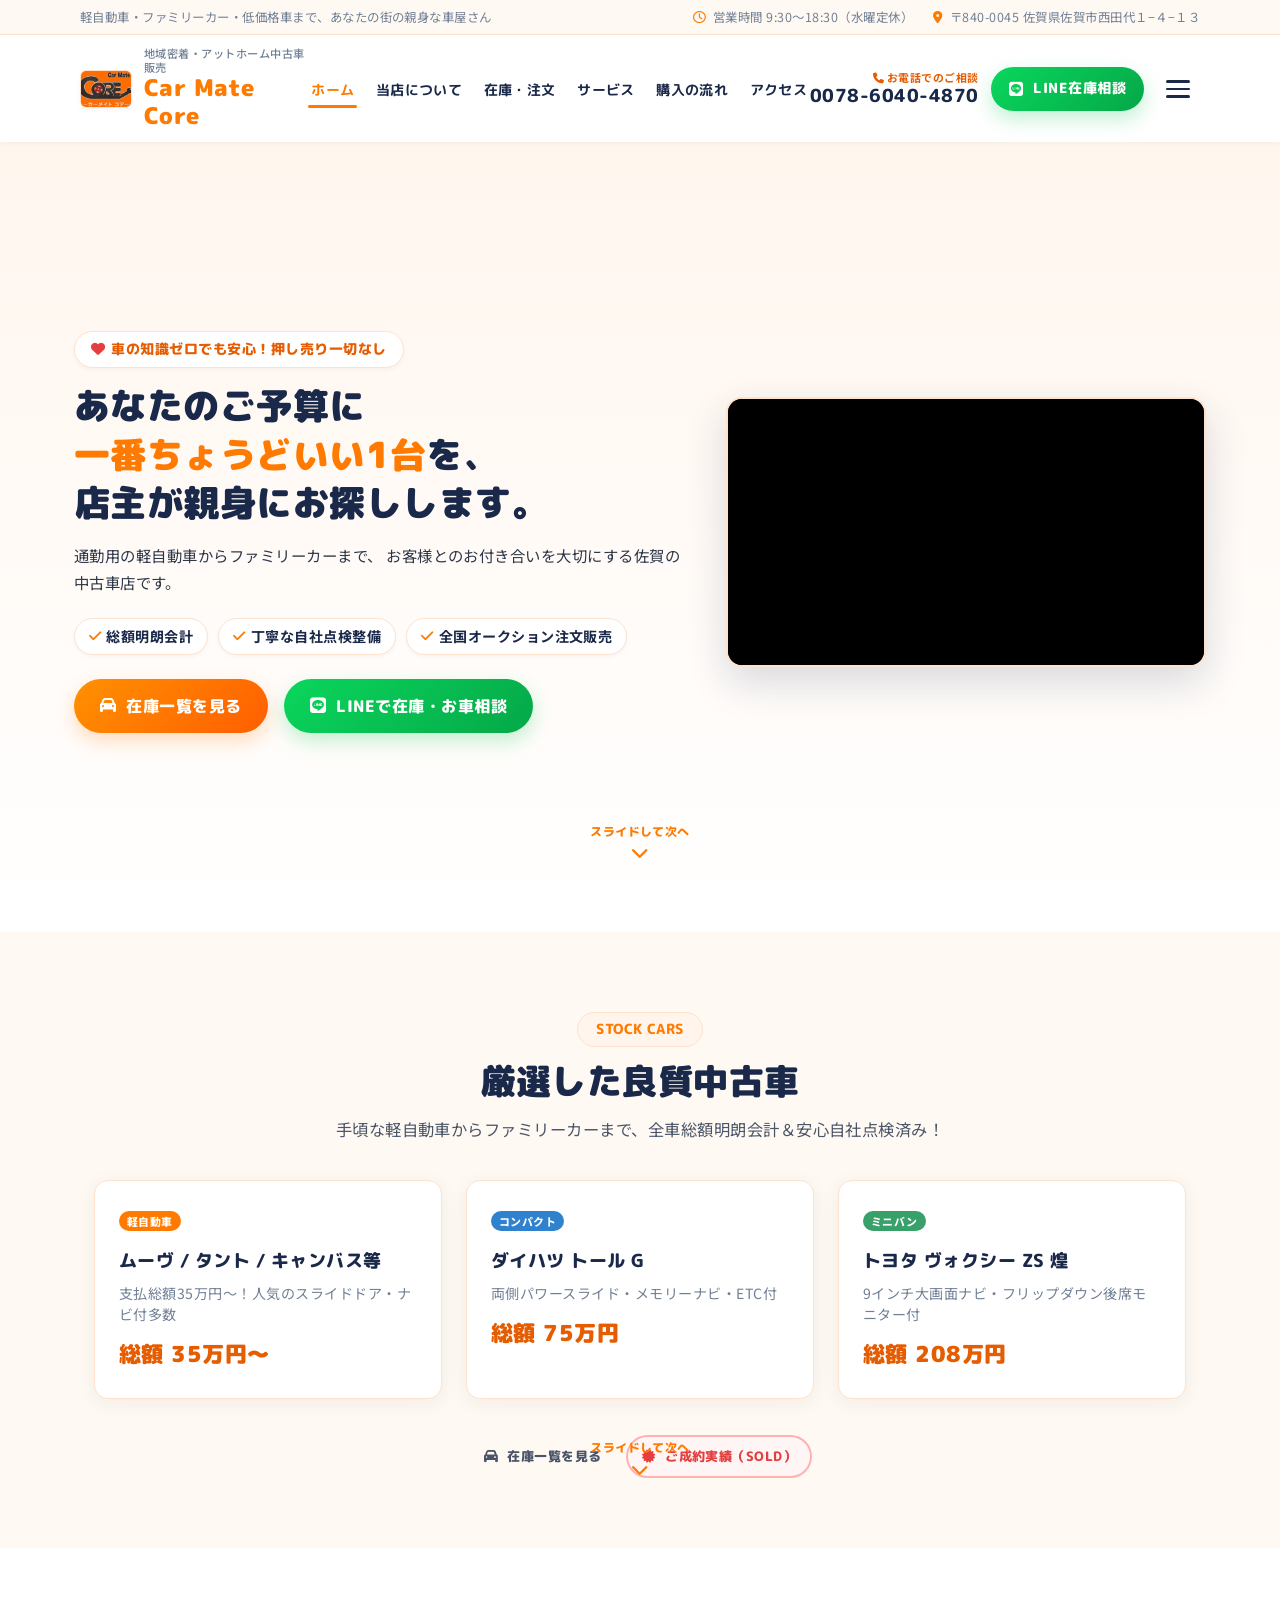
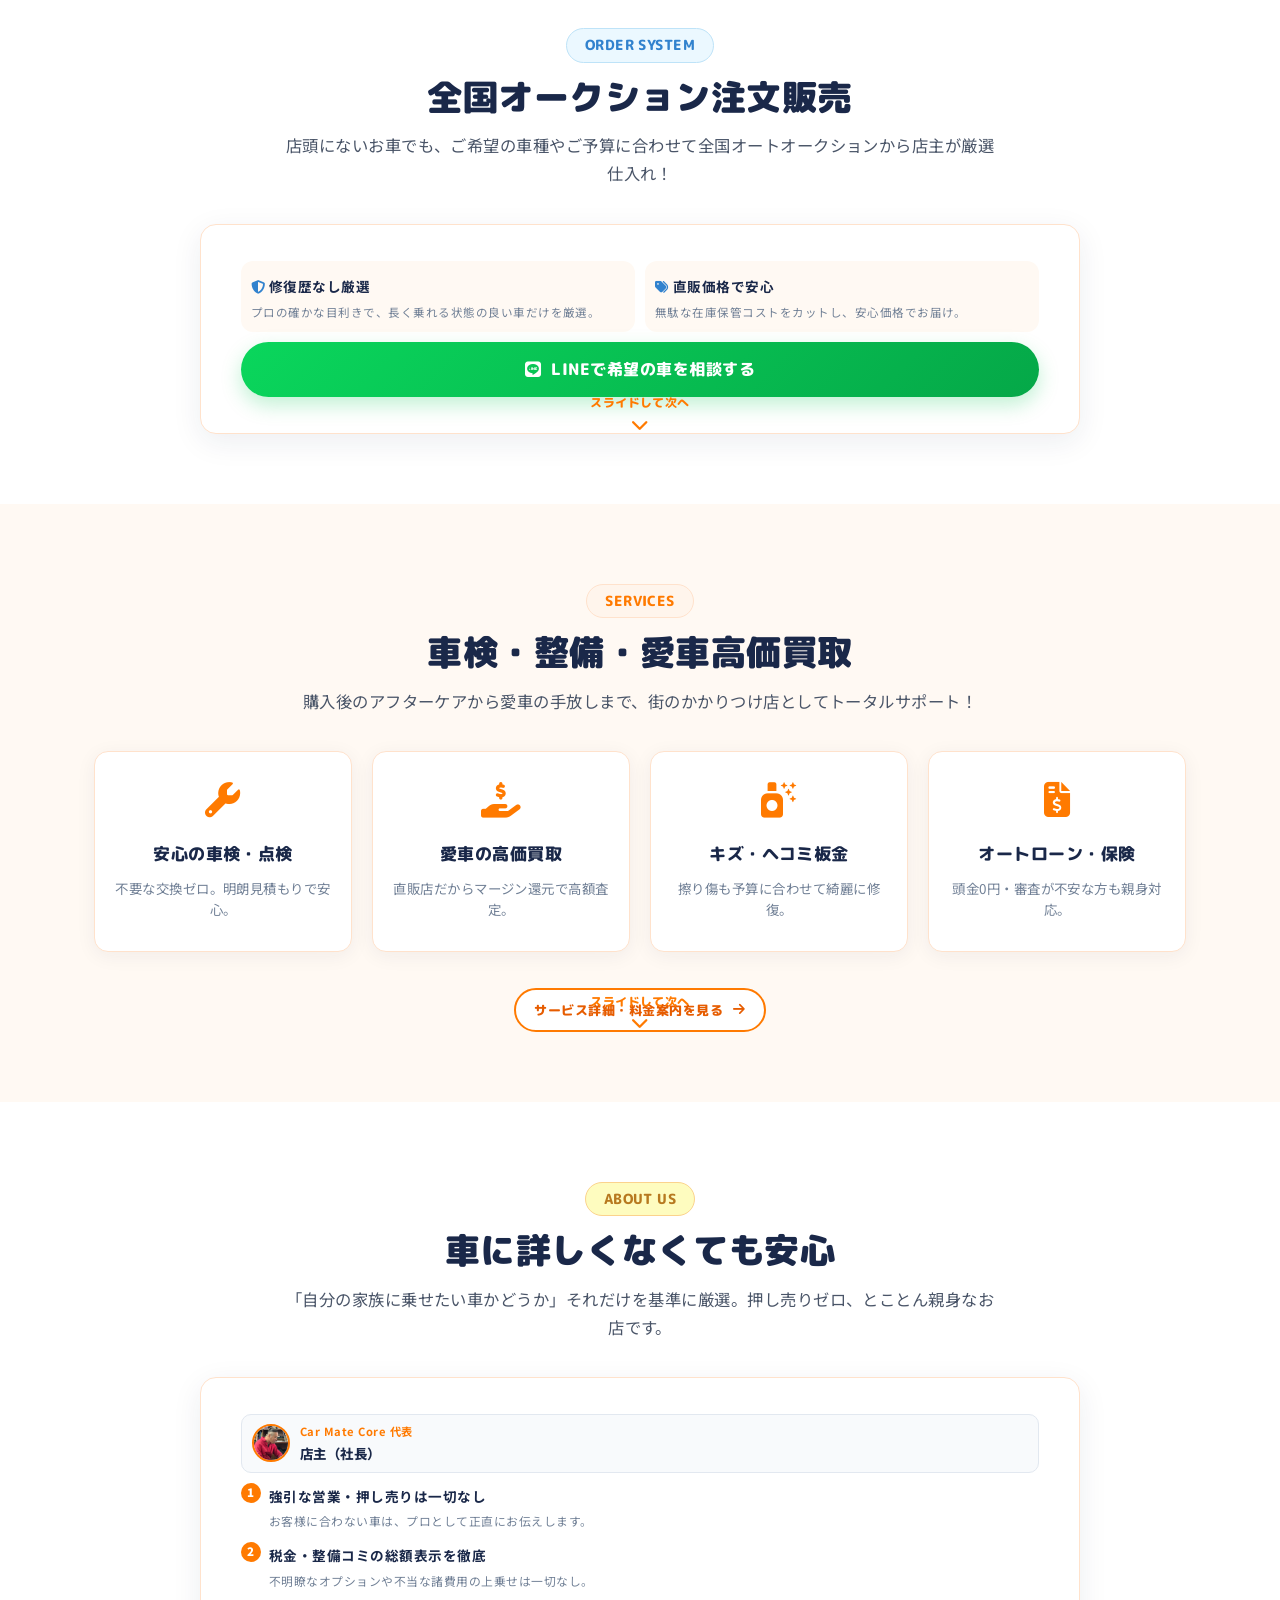
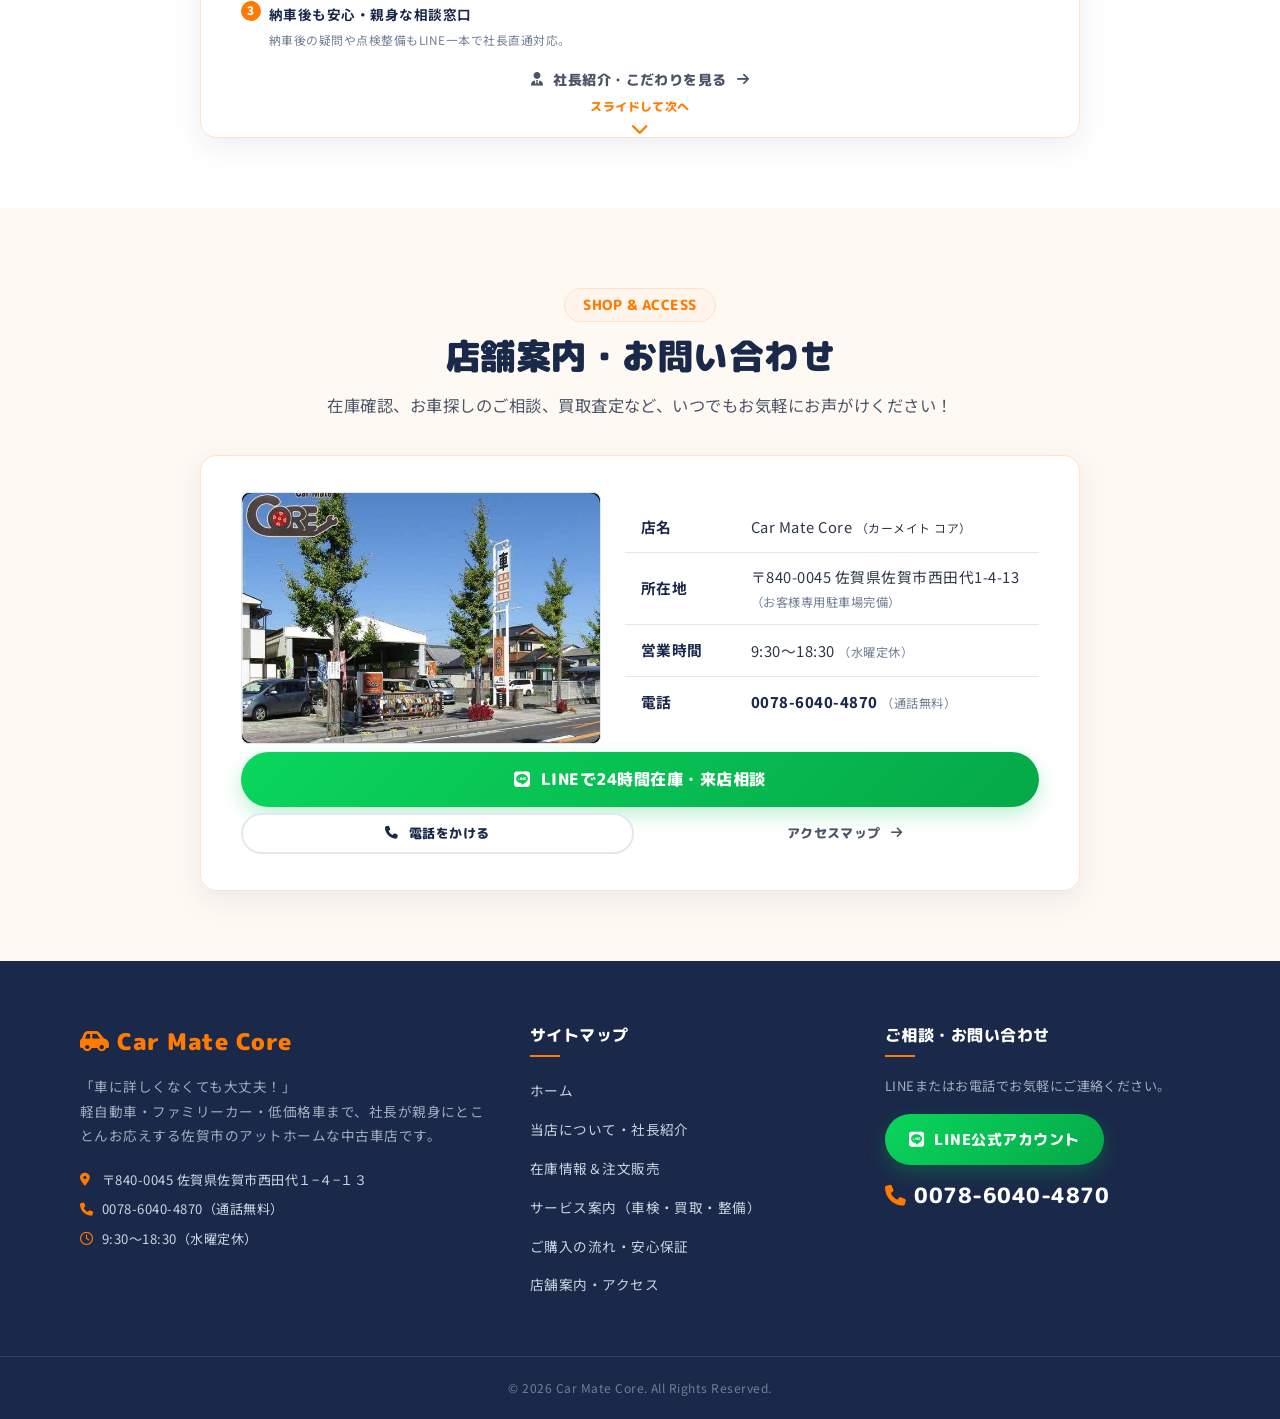
<file: v1/index.html>
<!DOCTYPE html>
<html lang="ja">
<head>
  <meta charset="UTF-8">
  <meta name="viewport" content="width=device-width, initial-scale=1.0">
  <title>中古車販売 Car Mate Core（カーメイト コア）| 親身＆アットホームな街の車屋さん</title>
  <meta name="description" content="軽自動車・ファミリーカー・格安良質車まで幅広く取り扱い！車の知識ゼロでも安心、社長が親身に相談に乗るアットホームな中古車店「Car Mate Core（カーメイト コア）」。総額明朗会計・注文販売・車検整備・高価買取。">
  <!-- Google Fonts -->
  <link rel="preconnect" href="https://fonts.googleapis.com">
  <link rel="preconnect" href="https://fonts.gstatic.com" crossorigin>
  <link href="https://fonts.googleapis.com/css2?family=M+PLUS+Rounded+1c:wght@500;700;800;900&family=Noto+Sans+JP:wght@400;500;700;900&display=swap" rel="stylesheet">
  <!-- Font Awesome -->
  <link rel="stylesheet" href="https://cdnjs.cloudflare.com/ajax/libs/font-awesome/6.4.0/css/all.min.css">
  <!-- Stylesheet -->
  <link rel="stylesheet" href="css/style.css">
</head>
<body class="slider-page-body">

  <!-- ==================== SITE HEADER ==================== -->
  <header class="site-header">
    <!-- Top Utility Bar (PC) -->
    <div class="header-topbar pc-only">
      <div class="container topbar-inner">
        <p class="topbar-tagline">軽自動車・ファミリーカー・低価格車まで、あなたの街の親身な車屋さん</p>
        <div class="topbar-links">
          <span><i class="fa-regular fa-clock"></i> 営業時間 9:30〜18:30（水曜定休）</span>
          <span><i class="fa-solid fa-location-dot"></i> 〒840-0045 佐賀県佐賀市西田代１−４−１３</span>
        </div>
      </div>
    </div>

    <!-- Main Header -->
    <div class="header-main">
      <div class="container header-inner">
        <!-- Logo -->
        <div class="header-logo">
          <a href="index.html" class="logo-link">
            <img src="images/logo.jpg" alt="Car Mate Core ロゴ" class="header-logo-img">
            <div class="logo-text-group">
              <span class="logo-sub">地域密着・アットホーム中古車販売</span>
              <span class="logo-main">Car Mate Core</span>
            </div>
          </a>
        </div>

        <!-- Global Navigation (PC) -->
        <nav class="global-nav pc-only">
          <ul class="nav-list">
            <li class="nav-item current"><a href="index.html">ホーム</a></li>
            <li class="nav-item"><a href="about.html">当店について</a></li>
            <li class="nav-item"><a href="stock.html">在庫・注文</a></li>
            <li class="nav-item"><a href="service.html">サービス</a></li>
            <li class="nav-item"><a href="flow.html">購入の流れ</a></li>
            <li class="nav-item"><a href="contact.html">アクセス</a></li>
          </ul>
        </nav>

        <!-- Header Actions -->
        <div class="header-actions">
          <a href="tel:0078-6040-4870" class="header-tel pc-only">
            <span class="tel-label"><i class="fa-solid fa-phone"></i> お電話でのご相談</span>
            <span class="tel-number">0078-6040-4870</span>
          </a>
          <a href="contact.html#line" class="btn btn-header-line">
            <i class="fa-brands fa-line"></i> <span>LINE在庫相談</span>
          </a>
          <!-- Mobile Hamburger Button -->
          <button type="button" class="hamburger-btn sp-only" id="hamburgerBtn" aria-label="メニューを開く">
            <span></span>
            <span></span>
            <span></span>
          </button>
        </div>
      </div>
    </div>
  </header>

  <!-- Mobile Drawer Menu (Root Level Overlay) -->
  <div class="mobile-drawer" id="mobileDrawer">
    <div class="drawer-inner">
      <ul class="drawer-nav">
        <li><a href="index.html"><i class="fa-solid fa-house"></i> ホーム</a></li>
        <li><a href="about.html"><i class="fa-solid fa-user-tie"></i> 当店について・社長紹介</a></li>
        <li><a href="stock.html"><i class="fa-solid fa-car"></i> 在庫情報＆注文販売</a></li>
        <li><a href="service.html"><i class="fa-solid fa-wrench"></i> サービス案内（車検・買取）</a></li>
        <li><a href="flow.html"><i class="fa-solid fa-clipboard-check"></i> ご購入の流れ・安心保証</a></li>
        <li><a href="contact.html"><i class="fa-solid fa-location-dot"></i> 店舗案内・アクセス</a></li>
      </ul>
      <div class="drawer-contact">
        <a href="tel:0078-6040-4870" class="btn btn-drawer-tel">
          <i class="fa-solid fa-phone"></i> 0078-6040-4870
        </a>
        <a href="contact.html#line" class="btn btn-drawer-line">
          <i class="fa-brands fa-line"></i> LINEで気軽に相談
        </a>
        <button type="button" class="btn btn-drawer-close" id="drawerCloseBtn" aria-label="メニューを閉じる">
          <i class="fa-solid fa-chevron-up"></i> 閉じる
        </button>
      </div>
    </div>
  </div>

  <main>
    <!-- Vertical Fullpage Scroll-Snap Slider Container -->
    <div class="vertical-slider-container" id="sliderContainer">

      <!-- ==================== SLIDE 1: HERO / TOP ==================== -->
      <!-- ==================== SLIDE 1: HERO / TOP ==================== -->
      <section class="slider-slide slide-bg-top slide-hero-slide" id="slide-1">
        <div class="hero-stage-layout container">
          
          <!-- Hero Text Block (Left on PC, Bottom on Mobile) -->
          <div class="hero-content-container">
            <div class="hero-subbadge">
              <i class="fa-solid fa-heart"></i> 車の知識ゼロでも安心！押し売り一切なし
            </div>
            <h1 class="hero-main-copy">
              あなたのご予算に<br>
              <span class="text-orange">一番ちょうどいい1台</span>を、<br>
              店主が親身にお探しします。
            </h1>
            <p class="hero-description">
              通勤用の軽自動車からファミリーカーまで、<br class="sp-only">
              お客様とのお付き合いを大切にする佐賀の中古車店です。
            </p>
            <div class="hero-merits">
              <span class="merit-tag"><i class="fa-solid fa-check"></i> 総額明朗会計</span>
              <span class="merit-tag"><i class="fa-solid fa-check"></i> 丁寧な自社点検整備</span>
              <span class="merit-tag"><i class="fa-solid fa-check"></i> 全国オークション注文販売</span>
            </div>
            <div class="hero-button-group">
              <a href="stock.html" class="btn btn-primary-hero">
                <i class="fa-solid fa-car"></i> 在庫一覧を見る
              </a>
              <a href="contact.html#line" class="btn btn-line-hero">
                <i class="fa-brands fa-line"></i> LINEで在庫・お車相談
              </a>
            </div>
            <!-- Slide Down Indicator Arrow -->
            <a href="#slide-2" class="slide-down-indicator" aria-label="在庫情報へスライド">
              <span>スライドして次へ</span>
              <i class="fa-solid fa-chevron-down"></i>
            </a>
          </div>

          <!-- Hero Video Frame (Right on PC, Top on Mobile) -->
          <div class="fullwidth-hero-video-wrap" id="heroVideoStage">
            <video id="heroVideoPlayer" class="fullwidth-hero-video" autoplay muted playsinline webkit-playsinline preload="auto">
              <source src="videos/hero.mp4" type="video/mp4">
              <source src="videos/gemini_generated_video_d22ae132.mp4" type="video/mp4">
              <source src="videos/hero.mov" type="video/quicktime">
              <source src="videos/hero.webm" type="video/webm">
            </video>
          </div>

        </div>
      </section>

      <!-- ==================== SLIDE 2: STOCK CARS ==================== -->
      <section class="slider-slide slide-bg-warm" id="slide-2">
        <div class="slide-card-wrap">
          <span class="slide-badge-title">STOCK CARS</span>
          <h2 class="slide-main-title">厳選した良質中古車</h2>
          <p class="slide-lead-text">手頃な軽自動車からファミリーカーまで、<br class="sp-only">全車総額明朗会計＆安心自社点検済み！</p>
          
          <div class="slide-grid-3">
            <div class="slide-grid-item">
              <span style="background:var(--primary); color:#fff; font-size:0.68rem; font-weight:800; padding:2px 8px; border-radius:999px;">軽自動車</span>
              <h4>ムーヴ / タント / キャンバス等</h4>
              <p>支払総額35万円〜！人気のスライドドア・ナビ付多数</p>
              <div class="item-price">総額 35万円〜</div>
            </div>
            <div class="slide-grid-item">
              <span style="background:#3182CE; color:#fff; font-size:0.68rem; font-weight:800; padding:2px 8px; border-radius:999px;">コンパクト</span>
              <h4>ダイハツ トール G</h4>
              <p>両側パワースライド・メモリーナビ・ETC付</p>
              <div class="item-price">総額 75万円</div>
            </div>
            <div class="slide-grid-item">
              <span style="background:#38A169; color:#fff; font-size:0.68rem; font-weight:800; padding:2px 8px; border-radius:999px;">ミニバン</span>
              <h4>トヨタ ヴォクシー ZS 煌</h4>
              <p>9インチ大画面ナビ・フリップダウン後席モニター付</p>
              <div class="item-price">総額 208万円</div>
            </div>
          </div>

          <div style="margin-top:10px; display:flex; gap:8px; justify-content:center; flex-wrap:wrap;">
            <a href="stock.html" class="btn btn-primary" style="padding:8px 16px; font-size:0.84rem;">
              <i class="fa-solid fa-car"></i> 在庫一覧を見る
            </a>
            <a href="stock.html#sold-list" class="btn" style="padding:8px 14px; font-size:0.82rem; border:2px solid #FEB2B2; color:#E53E3E; background:#FFF5F5; font-weight:800; border-radius:999px;">
              <i class="fa-solid fa-certificate"></i> ご成約実績（SOLD）
            </a>
          </div>

          <a href="#slide-3" class="slide-down-indicator" aria-label="注文販売へスライド">
            <span>スライドして次へ</span>
            <i class="fa-solid fa-chevron-down"></i>
          </a>
        </div>
      </section>

      <!-- ==================== SLIDE 3: CUSTOM ORDER ==================== -->
      <section class="slider-slide slide-bg-white" id="slide-3">
        <div class="slide-card-wrap">
          <span class="slide-badge-title" style="background:#EBF8FF; color:#3182CE; border-color:#BEE3F8;">ORDER SYSTEM</span>
          <h2 class="slide-main-title">全国オークション注文販売</h2>
          <p class="slide-lead-text">店頭にないお車でも、ご希望の車種やご予算に合わせて<br class="sp-only">全国オートオークションから店主が厳選仕入れ！</p>

          <div class="slide-card-box">
            <div style="display:grid; grid-template-columns:1fr 1fr; gap:10px; text-align:left; margin-bottom:10px;">
              <div style="background:var(--bg-warm); padding:10px; border-radius:var(--radius-md);">
                <strong style="color:var(--navy); font-size:0.85rem;"><i class="fa-solid fa-shield-halved" style="color:#3182CE;"></i> 修復歴なし厳選</strong>
                <p style="font-size:0.72rem; color:var(--muted-text); margin-top:2px;">プロの確かな目利きで、長く乗れる状態の良い車だけを厳選。</p>
              </div>
              <div style="background:var(--bg-warm); padding:10px; border-radius:var(--radius-md);">
                <strong style="color:var(--navy); font-size:0.85rem;"><i class="fa-solid fa-tags" style="color:#3182CE;"></i> 直販価格で安心</strong>
                <p style="font-size:0.72rem; color:var(--muted-text); margin-top:2px;">無駄な在庫保管コストをカットし、安心価格でお届け。</p>
              </div>
            </div>
            <a href="contact.html#line" class="btn btn-line-hero" style="padding:9px 18px; font-size:0.88rem; width:100%;">
              <i class="fa-brands fa-line"></i> LINEで希望の車を相談する
            </a>
          </div>

          <a href="#slide-4" class="slide-down-indicator" aria-label="サービス案内へスライド">
            <span>スライドして次へ</span>
            <i class="fa-solid fa-chevron-down"></i>
          </a>
        </div>
      </section>

      <!-- ==================== SLIDE 4: SERVICES ==================== -->
      <section class="slider-slide slide-bg-warm" id="slide-4">
        <div class="slide-card-wrap">
          <span class="slide-badge-title">SERVICES</span>
          <h2 class="slide-main-title">車検・整備・愛車高価買取</h2>
          <p class="slide-lead-text">購入後のアフターケアから愛車の手放しまで、<br class="sp-only">街のかかりつけ店としてトータルサポート！</p>

          <div class="slide-grid-2x2">
            <div class="slide-grid-item">
              <i class="fa-solid fa-wrench" style="color:var(--primary);"></i>
              <h4>安心の車検・点検</h4>
              <p>不要な交換ゼロ。明朗見積もりで安心。</p>
            </div>
            <div class="slide-grid-item">
              <i class="fa-solid fa-hand-holding-dollar" style="color:var(--primary);"></i>
              <h4>愛車の高価買取</h4>
              <p>直販店だからマージン還元で高額査定。</p>
            </div>
            <div class="slide-grid-item">
              <i class="fa-solid fa-spray-can-sparkles" style="color:var(--primary);"></i>
              <h4>キズ・ヘコミ板金</h4>
              <p>擦り傷も予算に合わせて綺麗に修復。</p>
            </div>
            <div class="slide-grid-item">
              <i class="fa-solid fa-file-invoice-dollar" style="color:var(--primary);"></i>
              <h4>オートローン・保険</h4>
              <p>頭金0円・審査が不安な方も親身対応。</p>
            </div>
          </div>

          <div style="margin-top:10px;">
            <a href="service.html" class="btn btn-outline-orange" style="padding:8px 18px; font-size:0.84rem;">
              サービス詳細・料金案内を見る <i class="fa-solid fa-arrow-right"></i>
            </a>
          </div>

          <a href="#slide-5" class="slide-down-indicator" aria-label="当店についてへスライド">
            <span>スライドして次へ</span>
            <i class="fa-solid fa-chevron-down"></i>
          </a>
        </div>
      </section>

      <!-- ==================== SLIDE 5: ABOUT US ==================== -->
      <section class="slider-slide slide-bg-white" id="slide-5">
        <div class="slide-card-wrap">
          <span class="slide-badge-title" style="background:#FEFCBF; color:#B7791F; border-color:#FBD38D;">ABOUT US</span>
          <h2 class="slide-main-title">車に詳しくなくても安心</h2>
          <p class="slide-lead-text">「自分の家族に乗せたい車かどうか」それだけを基準に厳選。<br class="sp-only">押し売りゼロ、とことん親身なお店です。</p>

          <div class="slide-card-box">
            <!-- 店主紹介ミニバナー -->
            <div style="display:flex; align-items:center; gap:10px; background:#F8FAFC; border:1px solid #E2E8F0; border-radius:10px; padding:6px 10px; margin-bottom:8px;">
              <img src="images/owner.jpg" alt="Car Mate Core 店主" style="width:38px; height:38px; border-radius:50%; object-fit:cover; border:2px solid var(--primary); flex-shrink:0;">
              <div style="text-align:left;">
                <div style="font-size:0.70rem; color:var(--primary); font-weight:700;">Car Mate Core 代表</div>
                <div style="font-size:0.84rem; font-weight:800; color:var(--navy);">店主（社長）</div>
              </div>
            </div>

            <div style="display:flex; flex-direction:column; gap:8px; text-align:left; margin-bottom:10px;">
              <div style="display:flex; align-items:flex-start; gap:8px;">
                <div style="background:var(--primary); color:#fff; width:20px; height:20px; border-radius:50%; display:flex; align-items:center; justify-content:center; font-size:0.72rem; font-weight:900; flex-shrink:0; margin-top:2px;">1</div>
                <div>
                  <strong style="color:var(--navy); font-size:0.85rem;">強引な営業・押し売りは一切なし</strong>
                  <p style="font-size:0.74rem; color:var(--muted-text); margin:1px 0 0;">お客様に合わない車は、プロとして正直にお伝えします。</p>
                </div>
              </div>
              <div style="display:flex; align-items:flex-start; gap:8px;">
                <div style="background:var(--primary); color:#fff; width:20px; height:20px; border-radius:50%; display:flex; align-items:center; justify-content:center; font-size:0.72rem; font-weight:900; flex-shrink:0; margin-top:2px;">2</div>
                <div>
                  <strong style="color:var(--navy); font-size:0.85rem;">税金・整備コミの総額表示を徹底</strong>
                  <p style="font-size:0.74rem; color:var(--muted-text); margin:1px 0 0;">不明瞭なオプションや不当な諸費用の上乗せは一切なし。</p>
                </div>
              </div>
              <div style="display:flex; align-items:flex-start; gap:8px;">
                <div style="background:var(--primary); color:#fff; width:20px; height:20px; border-radius:50%; display:flex; align-items:center; justify-content:center; font-size:0.72rem; font-weight:900; flex-shrink:0; margin-top:2px;">3</div>
                <div>
                  <strong style="color:var(--navy); font-size:0.85rem;"><span style="display:inline-block;">納車後も安心・</span><span style="display:inline-block;">親身な相談窓口</span></strong>
                  <p style="font-size:0.74rem; color:var(--muted-text); margin:1px 0 0;">納車後の疑問や点検整備もLINE一本で社長直通対応。</p>
                </div>
              </div>
            </div>

            <a href="about.html" class="btn btn-primary" style="padding:8px 18px; font-size:0.86rem; width:100%;">
              <i class="fa-solid fa-user-tie"></i> 社長紹介・こだわりを見る <i class="fa-solid fa-arrow-right"></i>
            </a>
          </div>

          <a href="#slide-6" class="slide-down-indicator" aria-label="店舗案内へスライド">
            <span>スライドして次へ</span>
            <i class="fa-solid fa-chevron-down"></i>
          </a>
        </div>
      </section>

      <!-- ==================== SLIDE 6: SHOP & CONTACT ==================== -->
      <section class="slider-slide slide-bg-warm" id="slide-6">
        <div class="slide-card-wrap">
          <span class="slide-badge-title">SHOP & ACCESS</span>
          <h2 class="slide-main-title">店舗案内・お問い合わせ</h2>
          <p class="slide-lead-text">在庫確認、お車探しのご相談、買取査定など、<br class="sp-only">いつでもお気軽にお声がけください！</p>

          <div class="slide-card-box" style="text-align:left;">
            <div class="slide-6-inner-grid" style="display:grid; grid-template-columns:1fr; gap:10px; margin-bottom:8px;">
              <div class="slide-6-photo-col" style="border-radius:8px; overflow:hidden; border:1px solid var(--border-color); background:#000;">
                <img src="images/shop-exterior.jpg" alt="Car Mate Core 店舗外観" style="width:100%; height:100%; max-height:115px; object-fit:cover; display:block;" loading="lazy">
              </div>
              <div class="slide-6-info-col">
            <table class="shop-info-table" style="font-size:0.78rem; margin-bottom:8px; width:100%;">
              <tr>
                <th style="padding:4px 8px; width:68px; white-space:nowrap;">店名</th>
                <td style="padding:4px 8px;">Car Mate Core <small style="white-space:nowrap; font-size:0.74rem;">（カーメイト コア）</small></td>
              </tr>
              <tr>
                <th style="padding:4px 8px; white-space:nowrap;">所在地</th>
                <td style="padding:4px 8px;">〒840-0045 佐賀県佐賀市西田代1-4-13<br><small class="text-muted" style="white-space:nowrap;">（お客様専用駐車場完備）</small></td>
              </tr>
              <tr>
                <th style="padding:4px 8px; white-space:nowrap;">営業時間</th>
                <td style="padding:4px 8px;">9:30〜18:30 <small class="text-muted" style="white-space:nowrap;">（水曜定休）</small></td>
              </tr>
              <tr>
                <th style="padding:4px 8px; white-space:nowrap;">電話</th>
                <td style="padding:4px 8px;"><a href="tel:0078-6040-4870" class="link-tel" style="color:var(--navy); font-weight:800; text-decoration:none;">0078-6040-4870</a> <small class="text-muted" style="white-space:nowrap;">（通話無料）</small></td>
              </tr>
            </table>
              </div>
            </div>

            <div style="display:flex; flex-direction:column; gap:6px;">
              <a href="https://line.me/R/ti/p/" target="_blank" rel="noopener noreferrer" class="btn btn-line-hero" style="padding:8px 16px; font-size:0.86rem; width:100%; justify-content:center;">
                <i class="fa-brands fa-line"></i> LINEで24時間在庫・来店相談
              </a>
              <div style="display:flex; gap:6px;">
                <a href="tel:0078-6040-4870" class="btn btn-tel-banner" style="flex:1; padding:7px 10px; font-size:0.80rem; justify-content:center;">
                  <i class="fa-solid fa-phone"></i> 電話をかける
                </a>
                <a href="contact.html" class="btn btn-outline" style="flex:1; padding:7px 10px; font-size:0.80rem; justify-content:center;">
                  アクセスマップ <i class="fa-solid fa-arrow-right"></i>
                </a>
              </div>
            </div>
          </div>

          <p style="font-size:0.68rem; color:var(--muted-text); margin-top:6px;">&copy; 2026 Car Mate Core. All Rights Reserved.</p>
        </div>
      </section>

    </div>
  </main>

  <!-- ==================== SITE FOOTER (Desktop) ==================== -->
  <footer class="site-footer">
    <div class="container footer-main-inner">
      <div class="footer-col-brand">
        <span class="footer-logo"><i class="fa-solid fa-car-side"></i> Car Mate Core</span>
        <p class="footer-intro">
          「車に詳しくなくても大丈夫！」<br>
          軽自動車・ファミリーカー・低価格車まで、社長が親身にとことんお応えする佐賀市のアットホームな中古車店です。
        </p>
        <div class="footer-contact-info">
          <p><i class="fa-solid fa-location-dot"></i> 〒840-0045 佐賀県佐賀市西田代１−４−１３</p>
          <p><i class="fa-solid fa-phone"></i> 0078-6040-4870（通話無料）</p>
          <p><i class="fa-regular fa-clock"></i> 9:30〜18:30（水曜定休）</p>
        </div>
      </div>
      <div class="footer-col-nav">
        <h4 class="footer-nav-title">サイトマップ</h4>
        <ul class="footer-links">
          <li><a href="index.html">ホーム</a></li>
          <li><a href="about.html">当店について・社長紹介</a></li>
          <li><a href="stock.html">在庫情報＆注文販売</a></li>
          <li><a href="service.html">サービス案内（車検・買取・整備）</a></li>
          <li><a href="flow.html">ご購入の流れ・安心保証</a></li>
          <li><a href="contact.html">店舗案内・アクセス</a></li>
        </ul>
      </div>
      <div class="footer-col-cta">
        <h4 class="footer-nav-title">ご相談・お問い合わせ</h4>
        <p class="footer-cta-text">LINEまたはお電話でお気軽にご連絡ください。</p>
        <a href="contact.html#line" class="btn btn-footer-line"><i class="fa-brands fa-line"></i> LINE公式アカウント</a>
        <a href="tel:0078-6040-4870" class="footer-tel-link"><i class="fa-solid fa-phone"></i> 0078-6040-4870</a>
      </div>
    </div>
    <div class="footer-bottom">
      <div class="container footer-bottom-inner">
        <p class="copyright">&copy; 2026 Car Mate Core. All Rights Reserved.</p>
      </div>
    </div>
  </footer>

  <!-- ==================== VERTICAL SLIDE DOTS NAVIGATION (Mobile & Tablet) ==================== -->
  <nav class="slide-dots-nav" id="slideDotsNav" aria-label="スライド切り替えナビゲーション">
    <button class="slide-dot active" data-target="slide-1" aria-label="スライド1：トップ"></button>
    <button class="slide-dot" data-target="slide-2" aria-label="スライド2：厳選中古車"></button>
    <button class="slide-dot" data-target="slide-3" aria-label="スライド3：注文販売"></button>
    <button class="slide-dot" data-target="slide-4" aria-label="スライド4：サービス"></button>
    <button class="slide-dot" data-target="slide-5" aria-label="スライド5：当店について"></button>
    <button class="slide-dot" data-target="slide-6" aria-label="スライド6：店舗案内"></button>
  </nav>

  <!-- ==================== FIXED SMART BOTTOM BAR (Mobile & Tablet) ==================== -->
  <aside class="slider-bottom-bar" id="sliderBottomBar">
    <a href="tel:0078-6040-4870" class="slider-bottom-btn btn-bottom-tel" aria-label="電話をかける">
      <i class="fa-solid fa-phone"></i>
      <span>電話で相談</span>
    </a>
    <a href="stock.html" class="slider-bottom-btn btn-bottom-tel" aria-label="在庫一覧を見る">
      <i class="fa-solid fa-car"></i>
      <span>在庫一覧</span>
    </a>
    <a href="contact.html#line" class="slider-bottom-btn btn-bottom-line" aria-label="LINEで相談する">
      <i class="fa-brands fa-line"></i>
      <span>LINE相談</span>
    </a>
  </aside>

  <!-- Scripts -->
  <script>
    // ================= Mobile Drawer Navigation =================
    const hamburgerBtn = document.getElementById('hamburgerBtn');
    const mobileDrawer = document.getElementById('mobileDrawer');

    if (hamburgerBtn && mobileDrawer) {
      let lastToggleTime = 0;
      const toggleMenu = (e) => {
        if (e) {
          e.stopPropagation();
        }
        const now = Date.now();
        if (now - lastToggleTime < 300) return; // Debounce rapid taps
        lastToggleTime = now;

        const isOpen = mobileDrawer.classList.contains('open');
        if (isOpen) {
          hamburgerBtn.classList.remove('active');
          mobileDrawer.classList.remove('open');
        } else {
          hamburgerBtn.classList.add('active');
          mobileDrawer.classList.add('open');
        }
      };

      hamburgerBtn.addEventListener('click', toggleMenu);

      // Close drawer when tapping any menu link or close button
      mobileDrawer.querySelectorAll('a, .btn-drawer-close').forEach(link => {
        link.addEventListener('click', () => {
          hamburgerBtn.classList.remove('active');
          mobileDrawer.classList.remove('open');
        });
      });

      // Close drawer when tapping outside drawer inner (on dark backdrop)
      mobileDrawer.addEventListener('click', (e) => {
        if (e.target === mobileDrawer) {
          hamburgerBtn.classList.remove('active');
          mobileDrawer.classList.remove('open');
        }
      });
    }


    // ================= Hero Video Control (No Sound, No Loop, Replay on Return) =================
    const heroVideo = document.getElementById('heroVideoPlayer');

    if (heroVideo) {
      // 1. 完全消音（音は流れない）
      heroVideo.muted = true;
      heroVideo.defaultMuted = true;
      heroVideo.volume = 0;
      heroVideo.loop = false; // ループしない
      heroVideo.playsInline = true;
      heroVideo.setAttribute('muted', '');
      heroVideo.setAttribute('playsinline', '');
      heroVideo.setAttribute('webkit-playsinline', '');

      // 2. 開いた瞬間に1回だけ先頭から自動再生
      const startPlayback = () => {
        const promise = heroVideo.play();
        if (promise !== undefined) {
          promise.catch(() => {
            const triggerPlay = () => {
              heroVideo.play();
              window.removeEventListener('touchstart', triggerPlay);
              window.removeEventListener('click', triggerPlay);
            };
            window.addEventListener('touchstart', triggerPlay, { passive: true, once: true });
            window.addEventListener('click', triggerPlay, { passive: true, once: true });
          });
        }
      };

      startPlayback();

      // 3. 動画終了時は最後の画面をそのまま維持（endedイベントで何もしない＝最終フレームで静止維持）
      heroVideo.addEventListener('ended', () => {
        // 自然に最後の画面のままキープ
      });

      // 4. 他のページから戻ってきたとき（ブラウザ戻るボタン等）
      window.addEventListener('pageshow', () => {
        heroVideo.currentTime = 0;
        startPlayback();
      });

      // 5. 動画をタップしたらまた先頭から再生（リプレイ）
      const replayOnTap = (e) => {
        if (e) e.stopPropagation();
        heroVideo.currentTime = 0;
        heroVideo.play().catch(() => {});
      };
      heroVideo.addEventListener('click', replayOnTap);
      const videoStage = document.getElementById('heroVideoStage');
      if (videoStage) {
        videoStage.addEventListener('click', replayOnTap);
      }
    }

    // ================= Slide Dots & Scroll-Snap Observer =================
    const slides = document.querySelectorAll('.slider-slide');
    const dots = document.querySelectorAll('.slide-dot');
    const sliderContainer = document.getElementById('sliderContainer');
    let isSlide1Active = true;

    // Click dot to smooth-scroll into slide
    dots.forEach(dot => {
      dot.addEventListener('click', () => {
        const targetId = dot.getAttribute('data-target');
        const targetSlide = document.getElementById(targetId);
        if (targetSlide) {
          targetSlide.scrollIntoView({ behavior: 'smooth' });
        }
      });
    });

    // Observe which slide is active (Automatic detection for Mobile & Desktop)
    if ('IntersectionObserver' in window && sliderContainer) {
      const isMobile = () => window.innerWidth < 992;
      const observer = new IntersectionObserver((entries) => {
        entries.forEach(entry => {
          if (entry.isIntersecting) {
            const currentId = entry.target.id;
            dots.forEach(dot => {
              if (dot.getAttribute('data-target') === currentId) {
                dot.classList.add('active');
              } else {
                dot.classList.remove('active');
              }
            });

            // 画面を切り替えて、またホーム（スライド1）に戻ったときのみ先頭から再開
            if (currentId === 'slide-1') {
              if (!isSlide1Active && heroVideo) {
                heroVideo.currentTime = 0;
                heroVideo.play().catch(() => {});
              }
              isSlide1Active = true;
            } else {
              isSlide1Active = false;
            }
          }
        });
      }, {
        root: isMobile() ? sliderContainer : null,
        threshold: isMobile() ? 0.55 : 0.3
      });

      slides.forEach(slide => observer.observe(slide));
    }
  </script>
</body>
</html>
</file>
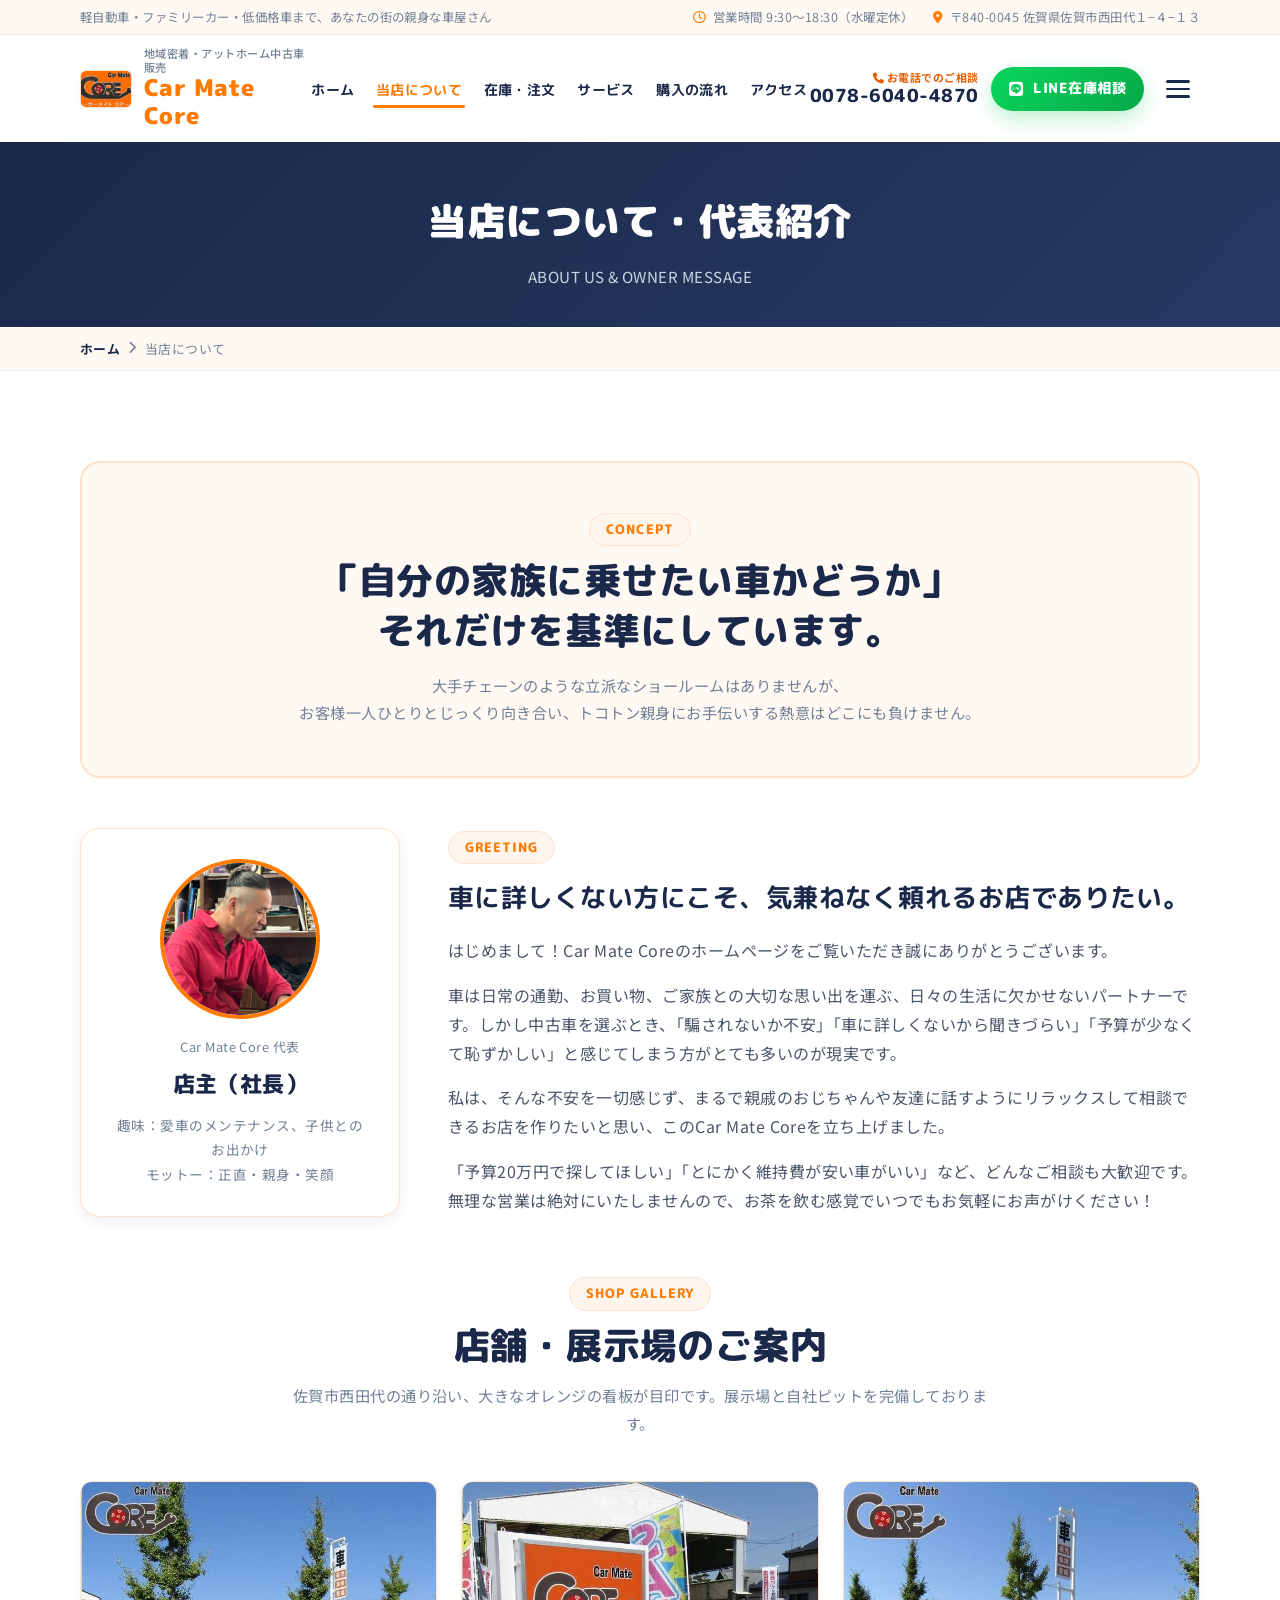
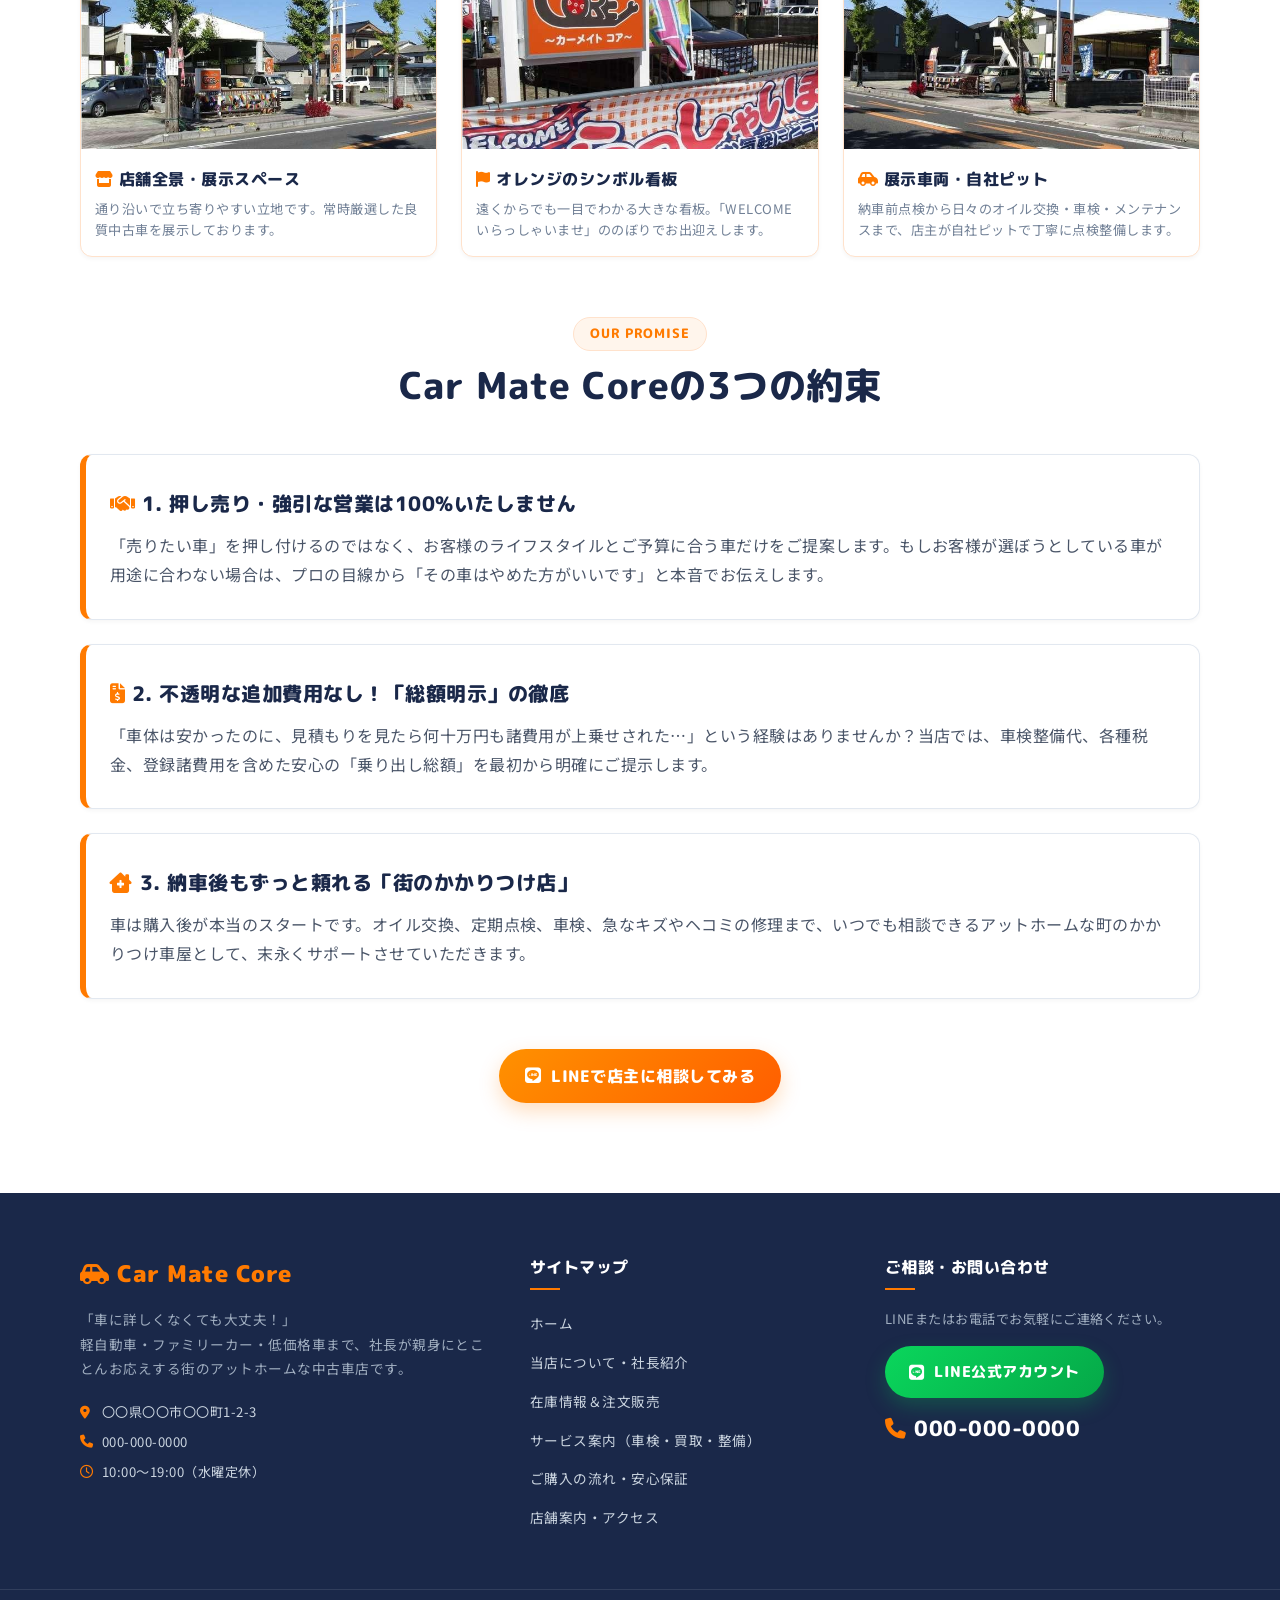
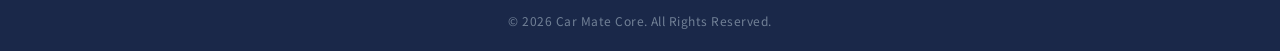
<file: about.html>
<!DOCTYPE html>
<html lang="ja">
<head>
  <meta charset="UTF-8">
  <meta name="viewport" content="width=device-width, initial-scale=1.0">
  <title>当店について・社長紹介 | Car Mate Core（カーメイト コア）</title>
  <meta name="description" content="Car Mate Core（カーメイト コア）の想いと店主メッセージ。「自分の家族に乗せたい車かどうか」を基準に厳選。押し売りなし、アットホームな地域密着の中古車店です。">
  <link rel="preconnect" href="https://fonts.googleapis.com">
  <link rel="preconnect" href="https://fonts.gstatic.com" crossorigin>
  <link href="https://fonts.googleapis.com/css2?family=M+PLUS+Rounded+1c:wght@500;700;800;900&family=Noto+Sans+JP:wght@400;500;700;900&display=swap" rel="stylesheet">
  <link rel="stylesheet" href="https://cdnjs.cloudflare.com/ajax/libs/font-awesome/6.4.0/css/all.min.css">
  <link rel="stylesheet" href="css/style.css">
  <style>
    .about-lead-box {
      background: var(--bg-warm);
      border: 2px solid var(--border-warm);
      border-radius: var(--radius-lg);
      padding: 36px 24px;
      margin-bottom: 50px;
    }
    @media (min-width: 769px) {
      .about-lead-box { padding: 50px 40px; }
    }
    .about-profile-grid {
      display: grid;
      grid-template-columns: 1fr;
      gap: 36px;
      align-items: center;
      margin-bottom: 60px;
    }
    @media (min-width: 992px) {
      .about-profile-grid {
        grid-template-columns: 320px 1fr;
        gap: 48px;
      }
    }
    .profile-photo-card {
      background: var(--white);
      border-radius: var(--radius-lg);
      padding: 30px;
      text-align: center;
      box-shadow: var(--shadow-md);
      border: 1px solid var(--border-warm);
    }
    .profile-avatar {
      width: 160px;
      height: 160px;
      background: var(--primary-light);
      border: 4px solid var(--primary);
      border-radius: 50%;
      margin: 0 auto 16px;
      display: flex;
      align-items: center;
      justify-content: center;
      color: var(--primary-dark);
      font-size: 4rem;
      overflow: hidden;
    }
    .profile-name {
      font-family: var(--font-round);
      font-size: 1.4rem;
      font-weight: 800;
      color: var(--navy);
    }
    .profile-title {
      font-size: 0.8rem;
      color: var(--muted-text);
      display: block;
      margin-bottom: 6px;
    }
    .commit-card {
      background: var(--white);
      border-radius: var(--radius-md);
      padding: 30px 24px;
      box-shadow: var(--shadow-sm);
      border: 1px solid var(--border-color);
      margin-bottom: 24px;
      border-left: 6px solid var(--primary);
    }
    .commit-card h3 {
      font-family: var(--font-round);
      font-size: 1.25rem;
      font-weight: 800;
      color: var(--navy);
      margin-bottom: 10px;
    }
    /* Shop Photos Gallery */
    .about-gallery-grid {
      display: grid;
      grid-template-columns: 1fr;
      gap: 24px;
    }
    @media (min-width: 768px) {
      .about-gallery-grid {
        grid-template-columns: repeat(3, 1fr);
        gap: 24px;
      }
    }
    .gallery-card {
      background: var(--white);
      border-radius: var(--radius-md);
      overflow: hidden;
      box-shadow: var(--shadow-sm);
      border: 1px solid var(--border-warm);
      transition: transform 0.25s ease, box-shadow 0.25s ease;
      display: flex;
      flex-direction: column;
    }
    .gallery-card:hover {
      transform: translateY(-4px);
      box-shadow: var(--shadow-md);
    }
    .gallery-img-wrap {
      width: 100%;
      aspect-ratio: 4 / 3;
      overflow: hidden;
      background: #E2E8F0;
    }
    .gallery-img-wrap img {
      width: 100%;
      height: 100%;
      object-fit: cover;
      display: block;
      transition: transform 0.3s ease;
    }
    .gallery-card:hover .gallery-img-wrap img {
      transform: scale(1.04);
    }
    .gallery-caption {
      padding: 16px 14px;
      flex: 1;
      display: flex;
      flex-direction: column;
    }
    .gallery-caption h4 {
      font-family: var(--font-round);
      font-size: 1rem;
      font-weight: 800;
      color: var(--navy);
      margin-bottom: 6px;
    }
    .gallery-caption p {
      font-size: 0.82rem;
      color: var(--muted-text);
      line-height: 1.55;
      margin: 0;
    }
  </style>
</head>
<body>

  <!-- ==================== HEADER ==================== -->
  <header class="site-header">
    <div class="header-topbar pc-only">
      <div class="container topbar-inner">
        <p class="topbar-tagline">軽自動車・ファミリーカー・低価格車まで、あなたの街の親身な車屋さん</p>
        <div class="topbar-links">
          <span><i class="fa-regular fa-clock"></i> 営業時間 9:30〜18:30（水曜定休）</span>
          <span><i class="fa-solid fa-location-dot"></i> 〒840-0045 佐賀県佐賀市西田代１−４−１３</span>
        </div>
      </div>
    </div>

    <div class="header-main">
      <div class="container header-inner">
        <div class="header-logo">
          <a href="index.html" class="logo-link">
            <img src="images/logo.jpg" alt="Car Mate Core ロゴ" class="header-logo-img">
            <div class="logo-text-group">
              <span class="logo-sub">地域密着・アットホーム中古車販売</span>
              <span class="logo-main">Car Mate Core</span>
            </div>
          </a>
        </div>

        <nav class="global-nav pc-only">
          <ul class="nav-list">
            <li class="nav-item"><a href="index.html">ホーム</a></li>
            <li class="nav-item current"><a href="about.html">当店について</a></li>
            <li class="nav-item"><a href="stock.html">在庫・注文</a></li>
            <li class="nav-item"><a href="service.html">サービス</a></li>
            <li class="nav-item"><a href="flow.html">購入の流れ</a></li>
            <li class="nav-item"><a href="contact.html">アクセス</a></li>
          </ul>
        </nav>

        <div class="header-actions">
          <a href="tel:0078-6040-4870" class="header-tel pc-only">
            <span class="tel-label"><i class="fa-solid fa-phone"></i> お電話でのご相談</span>
            <span class="tel-number">0078-6040-4870</span>
          </a>
          <a href="contact.html#line" class="btn btn-header-line">
            <i class="fa-brands fa-line"></i> <span>LINE在庫相談</span>
          </a>
          <button type="button" class="hamburger-btn sp-only" id="hamburgerBtn" aria-label="メニューを開く">
            <span></span><span></span><span></span>
          </button>
        </div>
      </div>
    </div>

    <!-- Mobile Drawer -->
    <div class="mobile-drawer" id="mobileDrawer">
      <div class="drawer-inner">
        <ul class="drawer-nav">
          <li><a href="index.html"><i class="fa-solid fa-house"></i> ホーム</a></li>
          <li><a href="about.html"><i class="fa-solid fa-user-tie"></i> 当店について・社長紹介</a></li>
          <li><a href="stock.html"><i class="fa-solid fa-car"></i> 在庫情報＆注文販売</a></li>
          <li><a href="service.html"><i class="fa-solid fa-wrench"></i> サービス案内（車検・買取）</a></li>
          <li><a href="flow.html"><i class="fa-solid fa-clipboard-check"></i> ご購入の流れ・安心保証</a></li>
          <li><a href="contact.html"><i class="fa-solid fa-location-dot"></i> 店舗案内・アクセス</a></li>
        </ul>
        <div class="drawer-contact">
          <a href="tel:0078-6040-4870" class="btn btn-drawer-tel"><i class="fa-solid fa-phone"></i> 0078-6040-4870</a>
          <a href="contact.html#line" class="btn btn-drawer-line"><i class="fa-brands fa-line"></i> LINEで気軽に相談</a>
          <button type="button" class="btn btn-drawer-close" id="drawerCloseBtn" aria-label="メニューを閉じる">
            <i class="fa-solid fa-chevron-up"></i> 閉じる
          </button>
        </div>
      </div>
    </div>
  </header>

  <!-- ==================== PAGE HERO & BREADCRUMB ==================== -->
  <div class="page-hero">
    <div class="container">
      <h1 class="page-hero-title">当店について・代表紹介</h1>
      <p class="page-hero-sub">ABOUT US & OWNER MESSAGE</p>
    </div>
  </div>

  <div class="breadcrumb-bar">
    <div class="container">
      <ul class="breadcrumb-list">
        <li><a href="index.html">ホーム</a></li>
        <li><i class="fa-solid fa-chevron-right"></i></li>
        <li>当店について</li>
      </ul>
    </div>
  </div>

  <!-- ==================== MAIN CONTENT ==================== -->
  <main class="section-space">
    <div class="container">
      <!-- Lead Message -->
      <div class="about-lead-box text-center">
        <span class="sub-heading">CONCEPT</span>
        <h2 class="main-heading">「自分の家族に乗せたい車かどうか」<br>それだけを基準にしています。</h2>
        <p class="heading-lead" style="margin-top: 16px;">
          大手チェーンのような立派なショールームはありませんが、<br>
          お客様一人ひとりとじっくり向き合い、トコトン親身にお手伝いする熱意はどこにも負けません。
        </p>
      </div>

      <!-- Profile Grid -->
      <div class="about-profile-grid">
        <div class="profile-photo-card">
          <div class="profile-avatar">
            <img src="images/owner.jpg" alt="Car Mate Core 店主（代表）" style="width: 100%; height: 100%; object-fit: cover;">
          </div>
          <span class="profile-title">Car Mate Core 代表</span>
          <h3 class="profile-name">店主（社長）</h3>
          <p class="text-muted" style="font-size: 0.85rem; margin-top: 8px;">
            趣味：愛車のメンテナンス、子供とのお出かけ<br>
            モットー：正直・親身・笑顔
          </p>
        </div>

        <div class="profile-message">
          <span class="sub-heading">GREETING</span>
          <h3 style="font-family: var(--font-round); font-size: 1.6rem; color: var(--navy); margin-bottom: 16px;">
            車に詳しくない方にこそ、気兼ねなく頼れるお店でありたい。
          </h3>
          <p style="margin-bottom: 16px;">
            はじめまして！Car Mate Coreのホームページをご覧いただき誠にありがとうございます。
          </p>
          <p style="margin-bottom: 16px;">
            車は日常の通勤、お買い物、ご家族との大切な思い出を運ぶ、日々の生活に欠かせないパートナーです。しかし中古車を選ぶとき、「騙されないか不安」「車に詳しくないから聞きづらい」「予算が少なくて恥ずかしい」と感じてしまう方がとても多いのが現実です。
          </p>
          <p style="margin-bottom: 16px;">
            私は、そんな不安を一切感じず、まるで親戚のおじちゃんや友達に話すようにリラックスして相談できるお店を作りたいと思い、このCar Mate Coreを立ち上げました。
          </p>
          <p style="margin-bottom: 0;">
            「予算20万円で探してほしい」「とにかく維持費が安い車がいい」など、どんなご相談も大歓迎です。無理な営業は絶対にいたしませんので、お茶を飲む感覚でいつでもお気軽にお声がけください！
          </p>
        </div>
      </div>

      <!-- Shop Photos Gallery -->
      <section class="about-gallery-section" style="margin-bottom: 60px;">
        <div class="section-title-wrap text-center">
          <span class="sub-heading">SHOP GALLERY</span>
          <h2 class="main-heading">店舗・展示場のご案内</h2>
          <p class="heading-lead">佐賀市西田代の通り沿い、大きなオレンジの看板が目印です。展示場と自社ピットを完備しております。</p>
        </div>

        <div class="about-gallery-grid">
          <div class="gallery-card">
            <div class="gallery-img-wrap">
              <img src="images/shop-exterior.jpg" alt="Car Mate Core 店舗全景・展示場" loading="lazy">
            </div>
            <div class="gallery-caption">
              <h4><i class="fa-solid fa-store" style="color:var(--primary);"></i> 店舗全景・展示スペース</h4>
              <p>通り沿いで立ち寄りやすい立地です。常時厳選した良質中古車を展示しております。</p>
            </div>
          </div>

          <div class="gallery-card">
            <div class="gallery-img-wrap">
              <img src="images/shop-sign.jpg" alt="Car Mate Core オレンジの看板" loading="lazy">
            </div>
            <div class="gallery-caption">
              <h4><i class="fa-solid fa-flag" style="color:var(--primary);"></i> オレンジのシンボル看板</h4>
              <p>遠くからでも一目でわかる大きな看板。「WELCOME いらっしゃいませ」ののぼりでお出迎えします。</p>
            </div>
          </div>

          <div class="gallery-card">
            <div class="gallery-img-wrap">
              <img src="images/shop-view.jpg" alt="Car Mate Core 展示場と自社ピット" loading="lazy">
            </div>
            <div class="gallery-caption">
              <h4><i class="fa-solid fa-car-side" style="color:var(--primary);"></i> 展示車両・自社ピット</h4>
              <p>納車前点検から日々のオイル交換・車検・メンテナンスまで、店主が自社ピットで丁寧に点検整備します。</p>
            </div>
          </div>
        </div>
      </section>

      <!-- 3 Commitments -->
      <div class="commitments-wrap">
        <div class="section-title-wrap text-center">
          <span class="sub-heading">OUR PROMISE</span>
          <h2 class="main-heading">Car Mate Coreの3つの約束</h2>
        </div>

        <div class="commit-card">
          <h3><i class="fa-solid fa-handshake" style="color: var(--primary);"></i> 1. 押し売り・強引な営業は100%いたしません</h3>
          <p>「売りたい車」を押し付けるのではなく、お客様のライフスタイルとご予算に合う車だけをご提案します。もしお客様が選ぼうとしている車が用途に合わない場合は、プロの目線から「その車はやめた方がいいです」と本音でお伝えします。</p>
        </div>

        <div class="commit-card">
          <h3><i class="fa-solid fa-file-invoice-dollar" style="color: var(--primary);"></i> 2. 不透明な追加費用なし！「総額明示」の徹底</h3>
          <p>「車体は安かったのに、見積もりを見たら何十万円も諸費用が上乗せされた…」という経験はありませんか？当店では、車検整備代、各種税金、登録諸費用を含めた安心の「乗り出し総額」を最初から明確にご提示します。</p>
        </div>

        <div class="commit-card">
          <h3><i class="fa-solid fa-house-chimney-medical" style="color: var(--primary);"></i> 3. 納車後もずっと頼れる「街のかかりつけ店」</h3>
          <p>車は購入後が本当のスタートです。オイル交換、定期点検、車検、急なキズやヘコミの修理まで、いつでも相談できるアットホームな町のかかりつけ車屋として、末永くサポートさせていただきます。</p>
        </div>
      </div>

      <!-- CTA -->
      <div class="text-center" style="margin-top: 50px;">
        <a href="contact.html#line" class="btn btn-primary-hero">
          <i class="fa-brands fa-line"></i> LINEで店主に相談してみる
        </a>
      </div>
    </div>
  </main>

  <!-- ==================== FOOTER ==================== -->
  <footer class="site-footer">
    <div class="container footer-main-inner">
      <div class="footer-col-brand">
        <span class="footer-logo"><i class="fa-solid fa-car-side"></i> Car Mate Core</span>
        <p class="footer-intro">
          「車に詳しくなくても大丈夫！」<br>
          軽自動車・ファミリーカー・低価格車まで、社長が親身にとことんお応えする街のアットホームな中古車店です。
        </p>
        <div class="footer-contact-info">
          <p><i class="fa-solid fa-location-dot"></i> 〇〇県〇〇市〇〇町1-2-3</p>
          <p><i class="fa-solid fa-phone"></i> 000-000-0000</p>
          <p><i class="fa-regular fa-clock"></i> 10:00〜19:00（水曜定休）</p>
        </div>
      </div>
      <div class="footer-col-nav">
        <h4 class="footer-nav-title">サイトマップ</h4>
        <ul class="footer-links">
          <li><a href="index.html">ホーム</a></li>
          <li><a href="about.html">当店について・社長紹介</a></li>
          <li><a href="stock.html">在庫情報＆注文販売</a></li>
          <li><a href="service.html">サービス案内（車検・買取・整備）</a></li>
          <li><a href="flow.html">ご購入の流れ・安心保証</a></li>
          <li><a href="contact.html">店舗案内・アクセス</a></li>
        </ul>
      </div>
      <div class="footer-col-cta">
        <h4 class="footer-nav-title">ご相談・お問い合わせ</h4>
        <p class="footer-cta-text">LINEまたはお電話でお気軽にご連絡ください。</p>
        <a href="contact.html#line" class="btn btn-footer-line"><i class="fa-brands fa-line"></i> LINE公式アカウント</a>
        <a href="tel:000-000-0000" class="footer-tel-link"><i class="fa-solid fa-phone"></i> 000-000-0000</a>
      </div>
    </div>
    <div class="footer-bottom">
      <div class="container footer-bottom-inner">
        <p class="copyright">&copy; 2026 Car Mate Core. All Rights Reserved.</p>
      </div>
    </div>
  </footer>

  <aside class="mobile-sticky-bar sp-only">
    <a href="tel:000-000-0000" class="sticky-btn sticky-tel"><i class="fa-solid fa-phone"></i><span>電話で相談</span></a>
    <a href="contact.html#line" class="sticky-btn sticky-line"><i class="fa-brands fa-line"></i><span>LINEで在庫相談</span></a>
  </aside>

  <script>
    const hamburgerBtn = document.getElementById('hamburgerBtn');
    const mobileDrawer = document.getElementById('mobileDrawer');
    if (hamburgerBtn && mobileDrawer) {
      hamburgerBtn.addEventListener('click', () => {
        hamburgerBtn.classList.toggle('active');
        mobileDrawer.classList.toggle('open');
        document.body.classList.toggle('no-scroll');
      });

      mobileDrawer.querySelectorAll('a, .btn-drawer-close').forEach(elem => {
        elem.addEventListener('click', () => {
          hamburgerBtn.classList.remove('active');
          mobileDrawer.classList.remove('open');
          document.body.classList.remove('no-scroll');
        });
      });
    }
  </script>
</body>
</html>
</file>
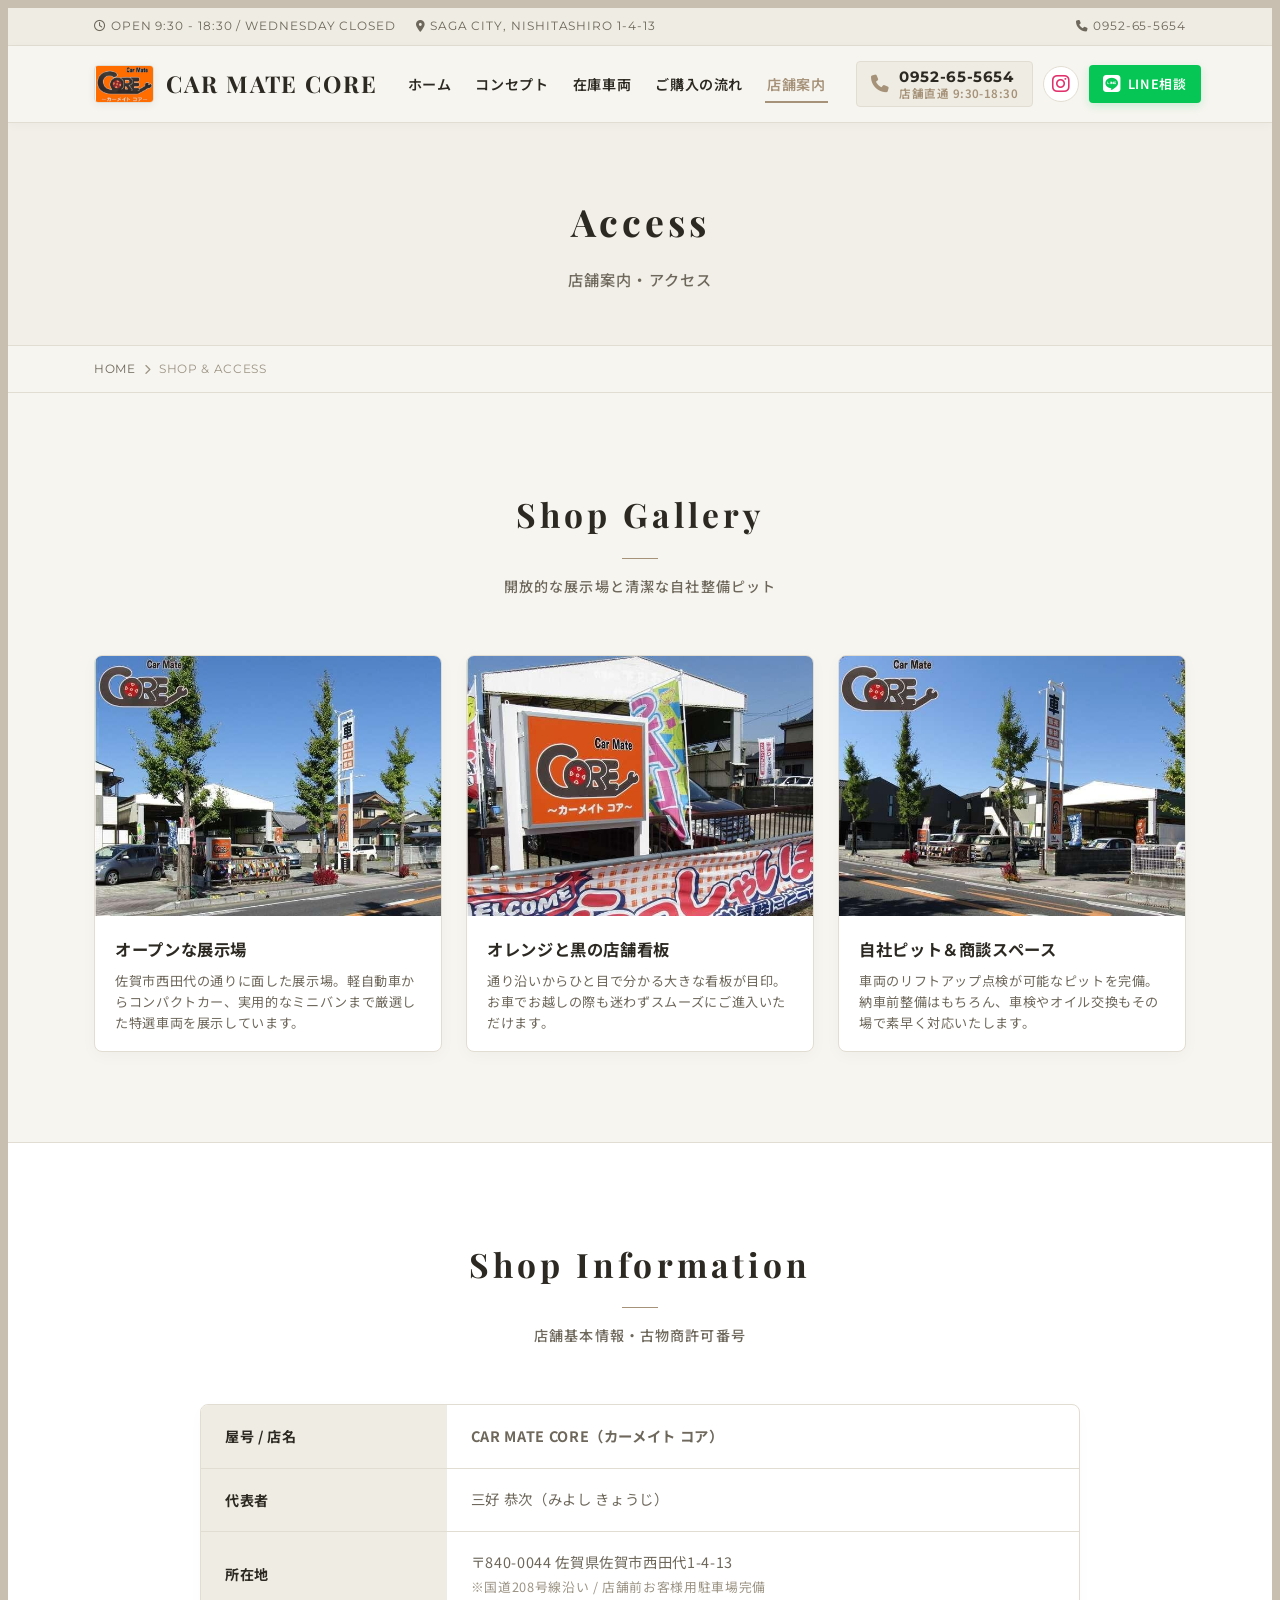
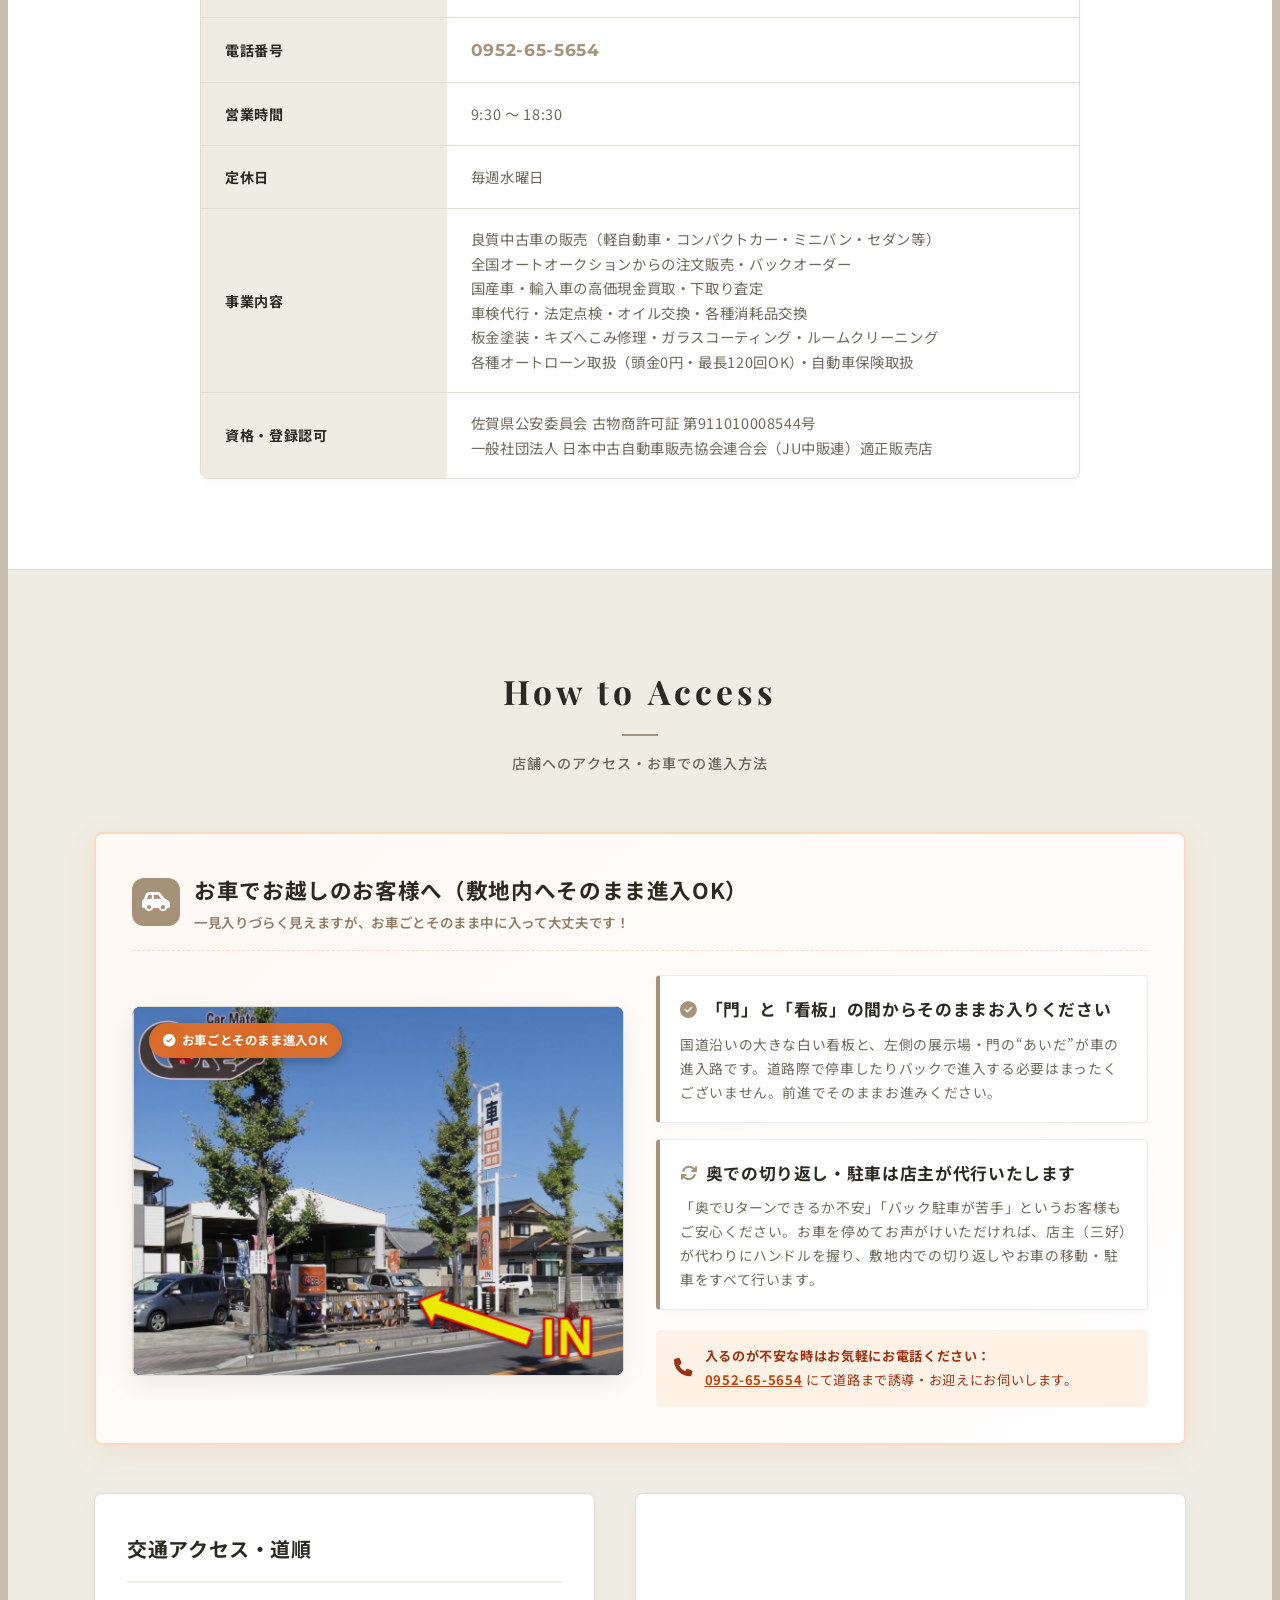
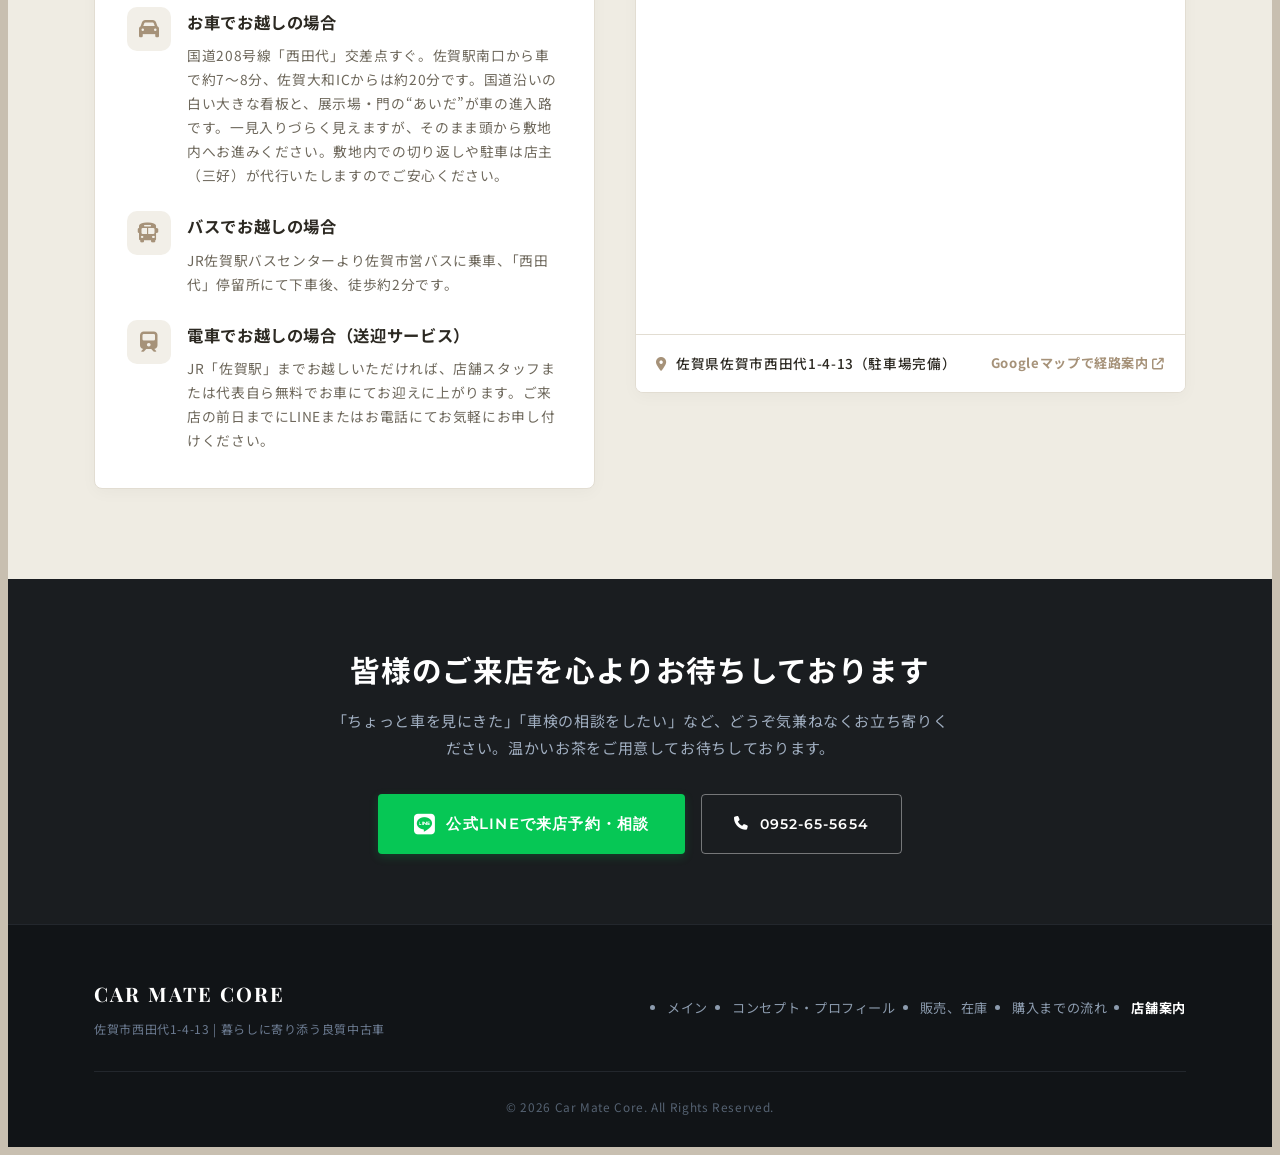
<file: access.html>
<!DOCTYPE html>
<html lang="ja">
<head>
  <meta charset="UTF-8">
  <meta name="viewport" content="width=device-width, initial-scale=1.0">
  <title>店舗案内・アクセス・写真・お店の生き方 | Car Mate Core - 佐賀市の中古車販売</title>
  <meta name="description" content="Car Mate Core（カーメイト コア）の店舗情報・写真ギャラリー・アクセス案内（佐賀市西田代1-4-13）。飾らず誠実にお客様と向き合う私たちの生き方・お店の想いをご紹介します。">

  <!-- Google Fonts: Playfair Display (Serif), Montserrat (Sans), Noto Sans JP -->
  <link rel="preconnect" href="https://fonts.googleapis.com">
  <link rel="preconnect" href="https://fonts.gstatic.com" crossorigin>
  <link href="https://fonts.googleapis.com/css2?family=Montserrat:wght@400;500;600;700&family=Noto+Sans+JP:wght@400;500;700&family=Playfair+Display:ital,wght@0,600;0,700;1,400&display=swap" rel="stylesheet">
  
  <!-- FontAwesome 6 -->
  <link rel="stylesheet" href="https://cdnjs.cloudflare.com/ajax/libs/font-awesome/6.5.1/css/all.min.css">

  <style>

    /* Global Page Horizontal Wobble Lock */
    html, body {
      overflow-x: clip !important;
      max-width: 100% !important;
      width: 100% !important;
      overscroll-behavior-x: none !important;
    }

    :root {
      --bg-main: #FFFFFF;
      --bg-sub: #FAF9F6;
      --bg-warm: #F4EFEB;
      --bg-dark: #1A1D20;
      --text-main: #1A1D20;
      --text-sub: #555B62;
      --text-muted: #8C939D;
      --text-light: #FFFFFF;
      --accent: #E06D26;
      --accent-hover: #C55716;
      --line: #E8EBF0;
      --line-subtle: #F1F4F8;
      --font-serif: 'Playfair Display', 'Yu Mincho', serif;
      --font-en: 'Montserrat', sans-serif;
      --font-jp: 'Noto Sans JP', sans-serif;
      --radius-sm: 4px;
      --radius-md: 8px;
      --radius-lg: 16px;
    }

    *, *::before, *::after {
      box-sizing: border-box;
      margin: 0;
      padding: 0;
    }

    body {
      font-family: var(--font-jp);
      color: var(--text-main);
      background-color: var(--bg-main);
      line-height: 1.85;
      letter-spacing: 0.04em;
      -webkit-font-smoothing: antialiased;
      overflow-x: hidden;
    }

    a {
      color: inherit;
      text-decoration: none;
      transition: color 0.25s ease;
    }

    img {
      max-width: 100%;
      height: auto;
      display: block;
    }

    .container {
      width: 100%;
      max-width: 1140px;
      margin: 0 auto;
      padding: 0 24px;
    }

    .section-padding {
      padding: 90px 0;
    }

    /* Section Header */
    .section-header {
      text-align: center;
      margin-bottom: 56px;
    }

    .section-en-title {
      font-family: var(--font-serif);
      font-size: 2.1rem;
      font-weight: 700;
      letter-spacing: 0.12em;
      color: var(--text-main);
      display: inline-block;
      position: relative;
    }

    .section-en-title::after {
      content: '';
      display: block;
      width: 36px;
      height: 1.5px;
      background: var(--accent);
      margin: 12px auto 0;
    }

    .section-jp-sub {
      font-size: 0.88rem;
      color: var(--text-sub);
      font-weight: 500;
      letter-spacing: 0.08em;
      margin-top: 14px;
    }

    /* Top Utility Bar */
    .top-bar {
      background: var(--bg-warm);
      border-bottom: 1px solid var(--line);
      font-size: 0.72rem;
      color: var(--text-sub);
      padding: 8px 0;
      letter-spacing: 0.08em;
      font-family: var(--font-en);
    }

    .top-bar-inner {
      display: flex;
      justify-content: space-between;
      align-items: center;
    }

    .top-bar-info {
      display: flex;
      gap: 20px;
    }

    /* Site Header */
    .site-header {
      background: rgba(255, 255, 255, 0.98);
      backdrop-filter: blur(12px);
      border-bottom: 1px solid var(--line);
      position: sticky;
      top: 0;
      z-index: 1000;
    }

    .header-inner {
      display: flex;
      align-items: center;
      justify-content: space-between;
      height: 84px;
      gap: 20px;
    }

    .brand-logo-wrap {
      display: flex;
      align-items: center;
      gap: 16px;
      text-decoration: none;
    }

    .brand-logo-img {
      height: 44px;
      width: auto;
      aspect-ratio: 709 / 446;
      object-fit: contain;
      border-radius: 4px;
      border: 1px solid var(--line);
      box-shadow: 0 2px 8px rgba(0,0,0,0.06);
    }

    .brand-title {
      font-family: var(--font-serif);
      font-size: 1.6rem;
      font-weight: 700;
      letter-spacing: 0.1em;
      color: var(--text-main);
      line-height: 1.15;
      white-space: nowrap;
    }

    .brand-subtitle {
      font-family: var(--font-en);
      font-size: 0.72rem;
      font-weight: 500;
      color: var(--text-sub);
      letter-spacing: 0.16em;
      text-transform: uppercase;
      display: block;
      margin-top: 2px;
    }

    /* Header Right Actions */
    .header-right-group {
      display: flex;
      align-items: center;
      gap: 14px;
    }

    .header-tel-box {
      display: flex;
      align-items: center;
      gap: 10px;
      text-decoration: none;
      padding: 7px 15px;
      border-radius: var(--radius-sm);
      border: 1px solid var(--line);
      background: var(--bg-sub);
      transition: all 0.25s ease;
    }

    .header-tel-box:hover {
      border-color: var(--accent);
      background: #FFFFFF;
    }

    .header-tel-icon {
      font-size: 1.1rem;
      color: var(--accent);
    }

    .header-tel-info {
      display: flex;
      flex-direction: column;
      line-height: 1.2;
    }

    .header-tel-num {
      font-family: var(--font-en);
      font-size: 1.05rem;
      font-weight: 700;
      color: var(--text-main);
      letter-spacing: 0.04em;
    }

    .header-tel-sub {
      font-size: 0.72rem;
      color: var(--accent);
      font-weight: 600;
      letter-spacing: 0.04em;
    }

    .btn-header-insta {
      display: inline-flex;
      align-items: center;
      justify-content: center;
      width: 40px;
      height: 40px;
      border-radius: 50%;
      background: #FFFFFF;
      border: 1px solid var(--line);
      color: #E1306C;
      font-size: 1.25rem;
      transition: all 0.25s ease;
      text-decoration: none;
    }

    .btn-header-insta:hover {
      background: linear-gradient(45deg, #f09433 0%, #e6683c 25%, #dc2743 50%, #cc2366 75%, #bc1888 100%);
      color: #FFFFFF;
      border-color: transparent;
      box-shadow: 0 4px 14px rgba(225, 48, 108, 0.3);
      transform: translateY(-2px);
    }

    .btn-header-line {
      display: inline-flex;
      align-items: center;
      gap: 6px;
      padding: 9px 16px;
      font-size: 0.8rem;
      font-weight: 600;
      background: #06C755;
      color: #FFFFFF;
      border-radius: var(--radius-sm);
      text-decoration: none;
      transition: all 0.25s ease;
      box-shadow: 0 3px 10px rgba(6, 199, 85, 0.2);
    }

    .btn-header-line:hover {
      background: #05AB49;
      transform: translateY(-2px);
      box-shadow: 0 5px 16px rgba(6, 199, 85, 0.35);
      color: #FFFFFF;
    }

    .header-menu-btn {
      display: inline-flex;
      align-items: center;
      gap: 9px;
      background: var(--bg-dark);
      color: #FFFFFF;
      border: 1px solid var(--bg-dark);
      padding: 9px 16px;
      border-radius: var(--radius-sm);
      cursor: pointer;
      font-family: var(--font-en);
      font-size: 0.8rem;
      font-weight: 600;
      letter-spacing: 0.1em;
      transition: all 0.25s ease;
    }

    .header-menu-btn:hover {
      background: var(--accent);
      border-color: var(--accent);
    }

    .header-menu-bars {
      display: flex;
      flex-direction: column;
      gap: 4px;
      width: 16px;
    }

    .header-menu-bars span {
      display: block;
      height: 2px;
      background: #FFFFFF;
      border-radius: 1px;
    }

    /* Drawer Menu */
    .drawer-overlay {
      position: fixed;
      top: 0;
      left: 0;
      width: 100vw;
      height: 100vh;
      background: rgba(0, 0, 0, 0.6);
      opacity: 0;
      visibility: hidden;
      transition: opacity 0.3s ease, visibility 0.3s ease;
      z-index: 1999;
    }

    .drawer-overlay.active {
      opacity: 1;
      visibility: visible;
    }

    .mobile-drawer {
      position: fixed;
      top: 0;
      right: -360px;
      width: 340px;
      max-width: 85vw;
      height: 100vh;
      background: #FFFFFF;
      z-index: 2000;
      box-shadow: -8px 0 30px rgba(0,0,0,0.15);
      transition: right 0.35s cubic-bezier(0.16, 1, 0.3, 1);
      display: flex;
      flex-direction: column;
      padding: 30px 24px;
      overflow-y: auto;
    }

    .mobile-drawer.active {
      right: 0;
    }

    .drawer-header {
      display: flex;
      justify-content: space-between;
      align-items: center;
      padding-bottom: 20px;
      border-bottom: 1px solid var(--line);
      margin-bottom: 24px;
    }

    .drawer-brand {
      font-family: var(--font-serif);
      font-size: 1.2rem;
      font-weight: 700;
      letter-spacing: 0.08em;
      color: var(--text-main);
    }

    .drawer-close-btn {
      background: none;
      border: none;
      font-size: 1.8rem;
      line-height: 1;
      color: var(--text-sub);
      cursor: pointer;
      padding: 4px;
      transition: color 0.2s ease;
    }

    .drawer-close-btn:hover {
      color: var(--accent);
    }

    .drawer-nav-list {
      list-style: none;
      display: flex;
      flex-direction: column;
      gap: 6px;
      margin-bottom: 28px;
    }

    .drawer-nav-link {
      display: flex;
      align-items: baseline;
      justify-content: space-between;
      padding: 12px 14px;
      border-radius: var(--radius-sm);
      font-family: var(--font-en);
      font-size: 0.95rem;
      font-weight: 600;
      letter-spacing: 0.06em;
      color: var(--text-main);
      transition: all 0.2s ease;
      background: transparent;
    }

    .drawer-nav-link .jp {
      font-family: var(--font-jp);
      font-size: 0.74rem;
      font-weight: 400;
      color: var(--text-muted);
      margin-left: 6px;
    }

    .drawer-nav-link:hover {
      background: var(--bg-sub);
      color: var(--accent);
      padding-left: 18px;
    }

    .drawer-links-section {
      padding-top: 24px;
      border-top: 1px solid var(--line);
    }

    .drawer-section-title {
      font-family: var(--font-en);
      font-size: 0.76rem;
      font-weight: 700;
      color: var(--text-sub);
      letter-spacing: 0.12em;
      text-transform: uppercase;
      margin-bottom: 14px;
      display: flex;
      justify-content: space-between;
      align-items: center;
    }

    .drawer-section-title .sub {
      font-size: 0.68rem;
      color: var(--text-muted);
      font-weight: 400;
    }

    .drawer-links-grid {
      display: flex;
      flex-direction: column;
      gap: 10px;
    }

    .drawer-link-card {
      display: flex;
      align-items: center;
      gap: 12px;
      padding: 10px 14px;
      background: var(--bg-sub);
      border: 1px solid var(--line);
      border-radius: var(--radius-sm);
      text-decoration: none;
      transition: all 0.25s ease;
    }

    .drawer-link-card:hover {
      background: #FFFFFF;
      border-color: var(--accent);
      transform: translateX(4px);
    }

    .drawer-link-card .link-icon {
      width: 32px;
      height: 32px;
      border-radius: 6px;
      display: flex;
      align-items: center;
      justify-content: center;
      font-size: 1.1rem;
      flex-shrink: 0;
    }

    .drawer-link-card.line-card .link-icon {
      background: #06C755;
      color: #FFFFFF;
    }

    .drawer-link-card.insta-card .link-icon {
      background: linear-gradient(45deg, #f09433 0%, #e6683c 25%, #dc2743 50%, #cc2366 75%, #bc1888 100%);
      color: #FFFFFF;
    }

    .drawer-link-card.goo-card .link-icon {
      background: #E60012;
      color: #FFFFFF;
    }

    .drawer-link-card.sensor-card .link-icon {
      background: #C30D23;
      color: #FFFFFF;
    }

    .drawer-link-card.stamp-card .link-icon {
      background: #8B5CF6;
      color: #FFFFFF;
    }

    .drawer-link-card .link-info {
      flex: 1;
      display: flex;
      flex-direction: column;
    }

    .drawer-link-card .link-name {
      font-size: 0.82rem;
      font-weight: 700;
      color: var(--text-main);
    }

    .drawer-link-card .link-desc {
      font-size: 0.68rem;
      color: var(--text-muted);
    }

    .drawer-link-card .link-arrow {
      font-size: 0.75rem;
      color: var(--text-muted);
    }

    .stamp-badge {
      display: inline-block;
      font-size: 0.62rem;
      font-weight: 700;
      color: #8B5CF6;
      background: #F3E8FF;
      padding: 1px 6px;
      border-radius: 9999px;
      width: fit-content;
      margin-bottom: 2px;
    }

    .drawer-bottom-card {
      margin-top: 24px;
      padding-top: 20px;
      border-top: 1px solid var(--line);
    }

    .drawer-tel-card {
      background: var(--bg-sub);
      border: 1px solid var(--line);
      border-radius: var(--radius-sm);
      padding: 12px 14px;
      text-align: center;
    }

    /* Page Hero */
    .page-hero {
      background: var(--bg-warm);
      padding: 64px 0 52px;
      text-align: center;
      border-bottom: 1px solid var(--line);
    }

    .page-hero-en {
      font-family: var(--font-serif);
      font-size: 2.35rem;
      font-weight: 700;
      letter-spacing: 0.1em;
      color: var(--text-main);
      margin-bottom: 8px;
    }

    .page-hero-jp {
      font-size: 0.95rem;
      color: var(--text-sub);
      font-weight: 500;
      letter-spacing: 0.08em;
    }

    /* Breadcrumbs */
    .breadcrumb-bar {
      background: var(--bg-main);
      border-bottom: 1px solid var(--line);
      padding: 12px 0;
      font-size: 0.76rem;
      font-family: var(--font-en);
    }

    .breadcrumb-list {
      display: flex;
      align-items: center;
      gap: 8px;
      list-style: none;
      color: var(--text-muted);
    }

    .breadcrumb-list a {
      color: var(--text-sub);
    }

    .breadcrumb-list a:hover {
      color: var(--accent);
    }

    /* 1. Shop Gallery */
    .gallery-grid {
      display: grid;
      grid-template-columns: repeat(3, 1fr);
      gap: 24px;
    }

    .gallery-item {
      background: #FFFFFF;
      border: 1px solid var(--line);
      border-radius: var(--radius-md);
      overflow: hidden;
      box-shadow: 0 4px 16px rgba(0,0,0,0.03);
      transition: all 0.3s ease;
    }

    .gallery-item:hover {
      border-color: var(--accent);
      transform: translateY(-4px);
      box-shadow: 0 12px 28px rgba(0,0,0,0.08);
    }

    .gallery-img-wrap {
      width: 100%;
      aspect-ratio: 4 / 3;
      overflow: hidden;
      background: #E5E7EB;
    }

    .gallery-img-wrap img {
      width: 100%;
      height: 100%;
      object-fit: cover;
      transition: transform 0.5s ease;
    }

    .gallery-item:hover .gallery-img-wrap img {
      transform: scale(1.05);
    }

    .gallery-caption {
      padding: 18px 20px;
    }

    .gallery-caption-title {
      font-size: 1.02rem;
      font-weight: 700;
      color: var(--text-main);
      margin-bottom: 6px;
    }

    .gallery-caption-desc {
      font-size: 0.82rem;
      color: var(--text-sub);
      line-height: 1.6;
    }

    /* 2. Shop Overview Table */
    .overview-section {
      background: #FFFFFF;
      border-top: 1px solid var(--line);
    }

    .overview-table-wrap {
      max-width: 880px;
      margin: 0 auto;
      background: #FFFFFF;
      border: 1px solid var(--line);
      border-radius: var(--radius-md);
      overflow: hidden;
      box-shadow: 0 4px 16px rgba(0,0,0,0.02);
    }

    .overview-table {
      width: 100%;
      border-collapse: collapse;
      font-size: 0.9rem;
    }

    .overview-table th,
    .overview-table td {
      padding: 18px 24px;
      border-bottom: 1px solid var(--line);
      text-align: left;
    }

    .overview-table tr:last-child th,
    .overview-table tr:last-child td {
      border-bottom: none;
    }

    .overview-table th {
      width: 28%;
      background: var(--bg-sub);
      font-weight: 700;
      color: var(--text-main);
      font-size: 0.88rem;
    }

    .overview-table td {
      color: var(--text-sub);
      line-height: 1.7;
    }

    /* 4. Access Guide & Map */
    .access-section {
      background: var(--bg-sub);
      border-top: 1px solid var(--line);
    }

    /* Vehicle Entrance & Parking Guide */
    .drive-in-banner {
      background: linear-gradient(135deg, #FFF8F3 0%, #FFFFFF 100%);
      border: 2px solid #FCD9C0;
      border-radius: var(--radius-md);
      padding: 36px;
      margin-bottom: 48px;
      box-shadow: 0 8px 30px rgba(224, 109, 38, 0.08);
    }

    .drive-in-header {
      display: flex;
      align-items: center;
      gap: 14px;
      margin-bottom: 24px;
      padding-bottom: 16px;
      border-bottom: 1px dashed #FCD9C0;
    }

    .drive-in-header-icon {
      width: 48px;
      height: 48px;
      border-radius: 12px;
      background: var(--accent);
      color: #FFFFFF;
      display: flex;
      align-items: center;
      justify-content: center;
      font-size: 1.4rem;
      flex-shrink: 0;
    }

    .drive-in-header-title {
      font-size: 1.35rem;
      font-weight: 700;
      color: var(--text-main);
    }

    .drive-in-header-sub {
      font-size: 0.84rem;
      color: var(--accent-hover);
      font-weight: 600;
    }

    .drive-in-grid {
      display: grid;
      grid-template-columns: 1fr 1fr;
      gap: 32px;
      align-items: center;
    }

    .drive-in-visual-wrap {
      position: relative;
      border-radius: var(--radius-md);
      overflow: hidden;
      border: 1px solid var(--line);
      box-shadow: 0 8px 24px rgba(0,0,0,0.08);
      background: #1A1D20;
    }

    .drive-in-photo {
      width: 100%;
      aspect-ratio: 4 / 3;
      object-fit: cover;
      display: block;
      filter: brightness(0.92);
    }

    /* Animated Driving Path Overlay */
    .drive-in-overlay {
      position: absolute;
      inset: 0;
      pointer-events: none;
      display: flex;
      flex-direction: column;
      justify-content: space-between;
      padding: 16px;
      background: linear-gradient(180deg, rgba(0,0,0,0.15) 0%, rgba(0,0,0,0.45) 100%);
    }

    .drive-in-badge-top {
      align-self: flex-start;
      background: rgba(224, 109, 38, 0.95);
      color: #FFFFFF;
      padding: 6px 14px;
      border-radius: 9999px;
      font-size: 0.78rem;
      font-weight: 700;
      display: flex;
      align-items: center;
      gap: 6px;
      box-shadow: 0 4px 12px rgba(0,0,0,0.25);
      backdrop-filter: blur(4px);
    }

    .drive-in-arrow-area {
      align-self: center;
      display: flex;
      flex-direction: column;
      align-items: center;
      margin-top: auto;
      margin-bottom: 12px;
    }

    .drive-arrow-svg {
      width: 64px;
      height: 72px;
      filter: drop-shadow(0 4px 10px rgba(0,0,0,0.5));
      animation: arrowBounce 1.6s ease-in-out infinite;
    }

    @keyframes arrowBounce {
      0%, 100% {
        transform: translateY(0);
      }
      50% {
        transform: translateY(-10px);
      }
    }

    .drive-in-badge-bottom {
      background: rgba(26, 29, 32, 0.92);
      color: #FFFFFF;
      border: 1px solid rgba(255,255,255,0.2);
      border-radius: var(--radius-sm);
      padding: 8px 14px;
      text-align: center;
      font-size: 0.82rem;
      font-weight: 700;
      box-shadow: 0 4px 14px rgba(0,0,0,0.3);
    }

    .drive-in-points-list {
      display: flex;
      flex-direction: column;
      gap: 16px;
    }

    .drive-in-point-card {
      background: #FFFFFF;
      border: 1px solid #EAECEF;
      border-radius: var(--radius-sm);
      padding: 18px 20px;
      box-shadow: 0 2px 10px rgba(0,0,0,0.03);
      position: relative;
      border-left: 4px solid var(--accent);
    }

    .drive-in-point-card h4 {
      font-size: 1.05rem;
      font-weight: 700;
      color: var(--text-main);
      display: flex;
      align-items: center;
      gap: 8px;
      margin-bottom: 6px;
    }

    .drive-in-point-card p {
      font-size: 0.86rem;
      color: var(--text-sub);
      line-height: 1.75;
    }

    .drive-in-help-note {
      background: #FFF1E6;
      border-radius: var(--radius-sm);
      padding: 14px 18px;
      font-size: 0.82rem;
      color: #9A3412;
      display: flex;
      align-items: center;
      gap: 12px;
      margin-top: 4px;
    }

    .access-grid {
      display: grid;
      grid-template-columns: 1fr 1.1fr;
      gap: 40px;
      align-items: start;
    }

    .access-card {
      background: #FFFFFF;
      border: 1px solid var(--line);
      border-radius: var(--radius-md);
      padding: 36px 32px;
      box-shadow: 0 4px 16px rgba(0,0,0,0.03);
    }

    .access-card h3 {
      font-size: 1.25rem;
      font-weight: 700;
      color: var(--text-main);
      margin-bottom: 24px;
      padding-bottom: 14px;
      border-bottom: 2px solid var(--bg-warm);
    }

    .route-item {
      display: flex;
      gap: 16px;
      margin-bottom: 24px;
      align-items: flex-start;
    }

    .route-item:last-child {
      margin-bottom: 0;
    }

    .route-icon {
      width: 44px;
      height: 44px;
      border-radius: 10px;
      background: var(--bg-warm);
      color: var(--accent);
      display: flex;
      align-items: center;
      justify-content: center;
      font-size: 1.25rem;
      flex-shrink: 0;
    }

    .route-content h4 {
      font-size: 1.02rem;
      font-weight: 700;
      color: var(--text-main);
      margin-bottom: 6px;
    }

    .route-content p {
      font-size: 0.86rem;
      color: var(--text-sub);
      line-height: 1.75;
    }

    .map-frame-wrap {
      background: #FFFFFF;
      border: 1px solid var(--line);
      border-radius: var(--radius-md);
      overflow: hidden;
      box-shadow: 0 4px 16px rgba(0,0,0,0.03);
    }

    .map-frame-wrap iframe {
      width: 100%;
      height: 440px;
      border: 0;
      display: block;
    }

    .map-info-bar {
      padding: 16px 20px;
      background: #FFFFFF;
      border-top: 1px solid var(--line);
      display: flex;
      justify-content: space-between;
      align-items: center;
      flex-wrap: wrap;
      gap: 12px;
    }

    .map-address {
      font-size: 0.85rem;
      color: var(--text-main);
      font-weight: 500;
    }

    /* Buttons */
    .btn {
      display: inline-flex;
      align-items: center;
      justify-content: center;
      gap: 10px;
      font-family: var(--font-en);
      font-size: 0.86rem;
      font-weight: 600;
      letter-spacing: 0.08em;
      padding: 14px 32px;
      border-radius: var(--radius-sm);
      transition: all 0.3s ease;
      cursor: pointer;
    }

    .btn-dark {
      background: var(--bg-dark);
      color: var(--text-light);
      border: 1px solid var(--bg-dark);
    }

    .btn-dark:hover {
      background: var(--accent);
      border-color: var(--accent);
      color: #fff;
    }

    .btn-outline-dark {
      background: transparent;
      color: var(--text-main);
      border: 1px solid var(--text-main);
    }

    .btn-outline-dark:hover {
      background: var(--text-main);
      color: #fff;
    }

    /* CTA Banner & Footer */
    .stylish-cta-banner {
      background: #1A1D20;
      color: #FFFFFF;
      padding: 70px 0;
      text-align: center;
      position: relative;
    }

    .stylish-cta-banner h2 {
      font-size: 1.85rem;
      font-weight: 700;
      margin-bottom: 16px;
      line-height: 1.4;
    }

    .stylish-cta-banner p {
      font-size: 0.94rem;
      color: #A0AEC0;
      margin-bottom: 32px;
      max-width: 620px;
      margin-left: auto;
      margin-right: auto;
    }

    .cta-button-group {
      display: flex;
      justify-content: center;
      gap: 16px;
      flex-wrap: wrap;
    }

    .site-footer {
      background: #111417;
      color: #8C9BAE;
      font-size: 0.82rem;
      padding: 50px 0 30px;
      border-top: 1px solid #23272D;
    }

    .footer-inner {
      display: flex;
      justify-content: space-between;
      align-items: center;
      flex-wrap: wrap;
      gap: 20px;
      padding-bottom: 30px;
      border-bottom: 1px solid #23272D;
      margin-bottom: 24px;
    }

    .footer-logo {
      font-family: var(--font-serif);
      font-size: 1.25rem;
      font-weight: 700;
      letter-spacing: 0.1em;
      color: #FFFFFF;
    }

    .footer-nav {
      display: flex;
      gap: 24px;
      flex-wrap: wrap;
    }

    .footer-nav a:hover {
      color: #FFFFFF;
    }

    .footer-copy {
      text-align: center;
      font-size: 0.74rem;
      color: #556272;
    }

    /* Responsive */
    @media (max-width: 991px) {
      .top-bar { display: none; }
      .site-header .container.header-inner { padding: 0 10px; height: 60px; gap: 8px; }
      .brand-logo-wrap { gap: 8px; }
      .brand-logo-img { height: 32px; width: auto; }
      .brand-title { font-size: 1.05rem; letter-spacing: 0.04em; white-space: nowrap; }
      .header-tel-box { display: none; }
      .header-right-group { gap: 5px; }
      .btn-header-insta { width: 32px; height: 32px; font-size: 1.05rem; }
      .btn-header-line { padding: 6px 9px; font-size: 0.72rem; }
      .btn-header-line span { display: none; }
      .header-menu-btn { padding: 7px 9px; font-size: 0.72rem; gap: 5px; }
      .header-menu-btn .header-menu-text { display: none; }

      .page-hero-en { font-size: 1.95rem; }
      .gallery-grid { grid-template-columns: 1fr; }
      .drive-in-grid { grid-template-columns: 1fr; gap: 24px; }
      .drive-in-banner { padding: 24px 18px; }
      .drive-in-header-title { font-size: 1.15rem; }
      .access-grid { grid-template-columns: 1fr; }
      .overview-table th,
      .overview-table td {
        display: block;
        width: 100% !important;
        box-sizing: border-box;
      }
      .overview-table th {
        background: var(--bg-warm);
        border-bottom: none;
        padding: 12px 16px 4px;
        color: var(--accent);
        font-size: 0.82rem;
      }
      .overview-table td {
        padding: 4px 16px 14px;
        border-bottom: 1px solid var(--line);
      }
      .pc-only { display: none !important; }
    }
  
    
    
    /* ==========================================================================
       ROBUST HEADER & NAVIGATION FIXES (NO OVERLAP AT ANY SCREEN WIDTH)
       ========================================================================== */
    .site-header {
      background: rgba(255, 255, 255, 0.98) !important;
      backdrop-filter: blur(12px) !important;
      position: sticky !important;
      top: 0 !important;
      z-index: 1000 !important;
      border-bottom: 1px solid var(--line) !important;
      transition: all 0.3s ease;
      box-shadow: 0 2px 10px rgba(0, 0, 0, 0.03);
    }
    .brand-logo-wrap {
      flex-shrink: 0 !important;
      display: flex;
      align-items: center;
      gap: 12px;
      text-decoration: none;
    }
    .brand-title {
      font-family: var(--font-serif);
      font-size: 1.45rem;
      font-weight: 700;
      letter-spacing: 0.08em;
      color: var(--text-main);
      white-space: nowrap;
    }
    .brand-logo-img {
      height: 38px;
      width: auto;
      border-radius: 4px;
      flex-shrink: 0;
    }
    .header-inner {
      display: flex;
      align-items: center;
      justify-content: space-between;
      height: 76px;
      gap: 16px;
    }
    .header-desktop-nav {
      display: flex;
      align-items: center;
      gap: 20px;
      margin: 0 12px;
      flex-shrink: 1;
    }
    .header-desktop-nav a {
      font-family: var(--font-sans);
      font-size: 0.88rem;
      font-weight: 600;
      color: var(--text-main);
      text-decoration: none;
      padding: 6px 2px;
      white-space: nowrap;
      position: relative;
      transition: color 0.2s ease;
    }
    .header-desktop-nav a:hover,
    .header-desktop-nav a.active {
      color: var(--accent);
    }
    .header-desktop-nav a::after {
      content: '';
      position: absolute;
      bottom: 0;
      left: 0;
      width: 0%;
      height: 2px;
      background: var(--accent);
      transition: width 0.25s ease;
    }
    .header-desktop-nav a:hover::after,
    .header-desktop-nav a.active::after {
      width: 100%;
    }
    .header-right-group {
      display: flex;
      align-items: center;
      gap: 10px;
      flex-shrink: 0 !important;
    }
    .header-tel-box {
      flex-shrink: 0 !important;
      white-space: nowrap !important;
      padding: 6px 14px;
    }
    .header-tel-num {
      font-size: 0.95rem;
      font-weight: 700;
    }
    .btn-header-insta {
      flex-shrink: 0 !important;
      width: 36px;
      height: 36px;
    }
    .btn-header-line {
      flex-shrink: 0 !important;
      padding: 7px 14px;
    }
    .header-menu-btn {
      flex-shrink: 0 !important;
    }

    /* Breakpoint rule: Use 1150px to ensure wide nav never overlaps logo or buttons */
    @media (max-width: 1149.98px) {
      .header-menu-btn {
        display: inline-flex !important;
      }
      .header-desktop-nav {
        display: none !important;
      }
      .header-menu-btn {
        display: inline-flex !important;
      }
    }
    @media (min-width: 1150px) {
      .header-desktop-nav {
        display: flex !important;
      }
      .header-menu-btn {
        display: none !important;
      }
    }

    /* Tablet & Mobile header layout (<= 991px) */
    @media (max-width: 991.98px) {
      .header-inner {
        height: 64px;
      }
      .header-tel-box {
        display: none !important;
      }
      .brand-title {
        font-size: 1.2rem;
      }
      .brand-logo-img {
        height: 32px;
      }
      .header-menu-btn {
        padding: 7px 9px !important;
        font-size: 0.72rem !important;
        gap: 5px !important;
      }
      .header-menu-btn .header-menu-text {
        display: none !important;
      }
    }

    /* Small Mobile (<= 400px) */
    @media (max-width: 400px) {
      .brand-title {
        font-size: 1.05rem;
      }
      .btn-header-insta {
        display: none !important;
      }
    }

    
    /* ==========================================================================
       LUXURY EARTH & ECRU COLOR PALETTE (MATCHING REFERENCE DESIGN)
       ========================================================================== */
    :root {
      --bg-main: #F7F5F0;          /* Warm elegant ecru / cream background */
      --bg-card: #FFFFFF;          /* Pure clean white for elevated cards */
      --bg-sub: #EFECE3;           /* Muted warm sand beige */
      --bg-warm: #F2EFE8;
      --bg-dark: #38352B;          /* Deep olive khaki (matching reference drawer) */
      --bg-dark-surface: #423F34;
      
      --text-main: #2C2922;        /* Rich dark olive charcoal */
      --text-sub: #6E685C;         /* Muted earthy greige */
      --text-muted: #9C9485;
      --text-light: #F7F5F0;
      
      --accent: #A69279;           /* Sophisticated champagne sand gold */
      --accent-hover: #8F7B63;
      --accent-soft: #ECE6DC;
      
      --line: #E2DDD2;             /* Subtle warm beige border */
      --line-subtle: #ECE7DC;
      --frame-border: #C8BFB0;     /* Elegant exterior border frame */
      
      --font-serif: 'Playfair Display', Georgia, serif;
      --font-en: 'Montserrat', sans-serif;
      --font-jp: 'Noto Sans JP', sans-serif;

      --container: 1140px;
      --radius-sm: 4px;
      --radius-md: 8px;
    }

    /* Elegant Greige Outer Frame (Matching Image 2 Border) */
    html {
      box-sizing: border-box;
      background-color: var(--frame-border);
    }
    body {
      background-color: var(--bg-main) !important;
      color: var(--text-main);
      border: 8px solid var(--frame-border);
      min-height: 100vh;
      box-sizing: border-box;
    }
    @media (max-width: 768px) {
      body {
        border-width: 5px;
      }
    }

    /* Sticky Header Style */
    .site-header {
      background: rgba(247, 245, 240, 0.96) !important;
      backdrop-filter: blur(12px) !important;
      position: sticky !important;
      top: 0 !important;
      z-index: 1000 !important;
      border-bottom: 1px solid var(--line) !important;
      transition: all 0.3s ease;
      box-shadow: 0 2px 10px rgba(44, 41, 34, 0.03);
    }
    .top-bar {
      background: var(--bg-sub) !important;
      border-bottom: 1px solid var(--line) !important;
      color: var(--text-sub) !important;
    }

    /* ==========================================================================
       4-SQUARE GRID MENU BUTTON (MATCHING IMAGE 2 TOP RIGHT)
       ========================================================================== */
    .header-menu-btn {
      flex-direction: column !important;
      align-items: center !important;
      justify-content: center !important;
      gap: 3px !important;
      background: transparent !important;
      border: none !important;
      padding: 4px 6px !important;
      cursor: pointer !important;
      transition: all 0.25s ease !important;
      flex-shrink: 0 !important;
    }
    .menu-grid-icon {
      display: grid !important;
      grid-template-columns: repeat(2, 7px) !important;
      grid-template-rows: repeat(2, 7px) !important;
      gap: 3px !important;
    }
    .menu-grid-icon span {
      display: block !important;
      width: 7px !important;
      height: 7px !important;
      background: #A69279 !important;
      border-radius: 1px !important;
      transition: transform 0.2s ease, background 0.2s ease !important;
    }
    .header-menu-btn:hover .menu-grid-icon span {
      background: #2C2922 !important;
      transform: scale(1.1) !important;
    }
    .header-menu-btn .header-menu-text {
      font-family: var(--font-en) !important;
      font-size: 0.62rem !important;
      font-weight: 700 !important;
      letter-spacing: 0.12em !important;
      color: #A69279 !important;
      display: block !important;
      line-height: 1 !important;
      margin-top: 1px !important;
    }

    /* Desktop Navigation */
    .header-desktop-nav a {
      color: var(--text-main) !important;
    }
    .header-desktop-nav a:hover,
    .header-desktop-nav a.active {
      color: var(--accent) !important;
    }
    .header-desktop-nav a::after {
      background: var(--accent) !important;
    }

    /* ==========================================================================
       FULLSCREEN LUXURY DRAWER MENU (MATCHING IMAGE 1)
       ========================================================================== */
    .mobile-drawer {
      display: block !important;
      position: fixed !important;
      inset: 0 !important;
      width: 100vw !important;
      height: 100vh !important;
      max-width: 100vw !important;
      background: #38352B !important; /* Deep Olive Khaki matching reference */
      z-index: 9999 !important;
      overflow-y: auto !important;
      opacity: 0 !important;
      visibility: hidden !important;
      transform: scale(0.98) !important;
      transition: all 0.35s cubic-bezier(0.16, 1, 0.3, 1) !important;
      padding: 24px 24px 80px !important;
      color: #F7F5F0 !important;
      box-sizing: border-box !important;
      right: 0 !important;
    }
    .mobile-drawer.open {
      opacity: 1 !important;
      visibility: visible !important;
      transform: scale(1) !important;
    }
    .drawer-overlay {
      display: none !important; /* Fullscreen drawer handles background natively */
    }
    .drawer-inner-container {
      max-width: 500px;
      margin: 0 auto;
      width: 100%;
    }
    .drawer-header {
      display: flex;
      align-items: center;
      justify-content: space-between;
      padding-bottom: 22px;
      border-bottom: 1px solid rgba(255, 255, 255, 0.14);
    }
    .drawer-brand-wrap {
      display: flex;
      align-items: center;
      gap: 12px;
    }
    .drawer-logo-img {
      height: 34px;
      width: auto;
      border-radius: 4px;
    }
    .drawer-brand-title {
      font-family: var(--font-serif);
      font-size: 1.25rem;
      font-weight: 700;
      letter-spacing: 0.08em;
      color: #FFFFFF;
    }
    .drawer-close-btn {
      background: none !important;
      border: none !important;
      display: flex !important;
      flex-direction: column !important;
      align-items: center !important;
      gap: 4px !important;
      color: #C2B7A3 !important;
      cursor: pointer !important;
      padding: 4px !important;
      line-height: 1;
    }
    .close-x-icon {
      position: relative;
      width: 22px;
      height: 22px;
      display: block;
    }
    .close-x-icon::before,
    .close-x-icon::after {
      content: '';
      position: absolute;
      top: 10px;
      left: 0;
      width: 22px;
      height: 1.5px;
      background: #C2B7A3;
      transition: background 0.2s ease;
    }
    .close-x-icon::before { transform: rotate(45deg); }
    .close-x-icon::after { transform: rotate(-45deg); }
    .drawer-close-btn:hover .close-x-icon::before,
    .drawer-close-btn:hover .close-x-icon::after {
      background: #FFFFFF;
    }
    .close-text {
      font-family: var(--font-en);
      font-size: 0.62rem;
      font-weight: 600;
      letter-spacing: 0.15em;
      color: #C2B7A3;
    }

    /* 2-Column Grid Navigation */
    .drawer-grid-nav {
      display: grid !important;
      grid-template-columns: 1fr 1fr !important;
      gap: 28px 20px !important;
      padding: 36px 4px 28px !important;
    }
    .drawer-grid-item {
      display: flex !important;
      flex-direction: column !important;
      gap: 5px !important;
      text-decoration: none !important;
      transition: transform 0.2s ease !important;
    }
    .drawer-grid-item:hover {
      transform: translateX(4px) !important;
    }
    .drawer-grid-item .en {
      font-family: var(--font-en) !important;
      font-size: 1.25rem !important;
      font-weight: 400 !important;
      letter-spacing: 0.08em !important;
      color: #FFFFFF !important;
      line-height: 1.15 !important;
    }
    .drawer-grid-item .jp {
      font-family: var(--font-jp) !important;
      font-size: 0.76rem !important;
      color: #B5A893 !important;
      letter-spacing: 0.04em !important;
    }
    .drawer-grid-item.active .en {
      color: var(--accent) !important;
    }

    /* White Rounded Action Cards */
    .drawer-action-cards {
      display: grid !important;
      grid-template-columns: 1fr 1fr !important;
      gap: 12px !important;
      margin-top: 10px !important;
    }
    .drawer-white-card {
      background: #FFFFFF !important;
      border-radius: 14px !important;
      padding: 14px 16px !important;
      display: flex !important;
      align-items: center !important;
      justify-content: space-between !important;
      text-decoration: none !important;
      box-shadow: 0 4px 16px rgba(0,0,0,0.18) !important;
      transition: transform 0.2s ease, box-shadow 0.2s ease !important;
    }
    .drawer-white-card:hover {
      transform: translateY(-2px) !important;
      box-shadow: 0 6px 20px rgba(0,0,0,0.25) !important;
    }
    .drawer-white-card .card-main-en {
      font-family: var(--font-en) !important;
      font-size: 0.88rem !important;
      font-weight: 700 !important;
      color: #2C2922 !important;
      letter-spacing: 0.05em !important;
      display: block !important;
    }
    .drawer-white-card .card-sub-jp {
      font-family: var(--font-jp) !important;
      font-size: 0.66rem !important;
      color: #8C8475 !important;
      display: block !important;
      margin-top: 2px !important;
    }
    .drawer-white-card .card-icon {
      font-size: 1.45rem !important;
      flex-shrink: 0 !important;
    }

    /* Divider & SNS Icons */
    .drawer-divider {
      width: 100% !important;
      height: 1px !important;
      background: rgba(255, 255, 255, 0.15) !important;
      margin: 32px 0 24px !important;
    }
    .drawer-sns-row {
      display: flex !important;
      align-items: center !important;
      justify-content: center !important;
      gap: 16px !important;
    }
    .drawer-sns-circle {
      width: 44px !important;
      height: 44px !important;
      border-radius: 50% !important;
      background: rgba(255, 255, 255, 0.08) !important;
      display: flex !important;
      align-items: center !important;
      justify-content: center !important;
      color: #FFFFFF !important;
      font-size: 1.15rem !important;
      text-decoration: none !important;
      border: 1px solid rgba(255, 255, 255, 0.18) !important;
      transition: all 0.25s ease !important;
    }
    .drawer-sns-circle:hover {
      background: #FFFFFF !important;
      color: #38352B !important;
      transform: translateY(-2px) !important;
    }

    /* ==========================================================================
       BOTTOM FIXED 2-SPLIT ACTION BAR (MATCHING IMAGE 2 FOOTER)
       ========================================================================== */
    .bottom-fixed-bar {
      display: none;
    }
    @media (max-width: 991.98px) {
      .bottom-fixed-bar {
        display: flex !important;
        position: fixed !important;
        bottom: 0 !important;
        left: 0 !important;
        right: 0 !important;
        height: 52px !important;
        background: #FFFFFF !important;
        border-top: 1px solid var(--line) !important;
        z-index: 1500 !important;
        box-shadow: 0 -3px 14px rgba(44, 41, 34, 0.08) !important;
      }
      .bottom-bar-btn {
        flex: 1 !important;
        display: flex !important;
        align-items: center !important;
        justify-content: center !important;
        font-family: var(--font-en), var(--font-jp) !important;
        font-size: 0.84rem !important;
        font-weight: 700 !important;
        color: var(--text-main) !important;
        text-decoration: none !important;
        letter-spacing: 0.05em !important;
        transition: background 0.2s ease !important;
      }
      .bottom-bar-btn:first-child {
        border-right: 1px solid var(--line) !important;
      }
      .bottom-bar-btn:active {
        background: var(--bg-sub) !important;
      }
      body {
        padding-bottom: 56px !important;
      }
    }

</style>
</head>
<body>

  <!-- Top Utility Bar -->
  <div class="top-bar">
    <div class="container top-bar-inner">
      <div class="top-bar-info">
        <span><i class="fa-regular fa-clock"></i> OPEN 9:30 - 18:30 / WEDNESDAY CLOSED</span>
        <span><i class="fa-solid fa-location-dot"></i> SAGA CITY, NISHITASHIRO 1-4-13</span>
      </div>
      <div>
        <span><i class="fa-solid fa-phone"></i> 0952-65-5654</span>
      </div>
    </div>
  </div>

  <!-- Header -->
  <header class="site-header">
    <div class="container header-inner">
      <!-- Brand Logo -->
      <a href="index.html" class="brand-logo-wrap">
        <img src="images/logo.jpg" alt="Car Mate Core ロゴ" class="brand-logo-img">
        <span class="brand-title">CAR MATE CORE</span>
      </a>

      <!-- Desktop Global Navigation (Wide PC: >= 1150px) -->
      <nav class="header-desktop-nav">
        <a href="index.html">ホーム</a>
        <a href="concept.html">コンセプト</a>
        <a href="stock.html">在庫車両</a>
        <a href="flow.html">ご購入の流れ</a>
        <a href="access.html" class="active">店舗案内</a>
      </nav>

      <!-- Header Right Actions: Tel, Instagram, LINE, Hamburger -->
      <div class="header-right-group">
        <!-- Phone Contact Button -->
        <a href="tel:0952655654" class="header-tel-box">
          <i class="fa-solid fa-phone header-tel-icon"></i>
          <div class="header-tel-info">
            <span class="header-tel-num">0952-65-5654</span>
            <span class="header-tel-sub">店舗直通 9:30-18:30</span>
          </div>
        </a>

        <!-- Instagram Button -->
        <a href="https://www.instagram.com/carmate_core/" target="_blank" rel="noopener noreferrer" class="btn-header-insta" title="公式Instagram">
          <i class="fa-brands fa-instagram"></i>
        </a>

        <!-- LINE Button -->
        <a href="https://line.me/R/ti/p/" target="_blank" rel="noopener noreferrer" class="btn-header-line" title="LINEで気軽に相談">
          <i class="fa-brands fa-line" style="font-size:1.1rem;"></i>
          <span>LINE相談</span>
        </a>

        <!-- Hamburger Menu Button (Shown on <= 1149px) -->
        <button type="button" class="header-menu-btn" id="hamburgerBtn" aria-label="メニューを開く">
          <div class="menu-grid-icon">
            <span></span><span></span>
            <span></span><span></span>
          </div>
          <span class="header-menu-text">MENU</span>
        </button>
      </div>
    </div>
  </header>

  <!-- Mobile & Desktop Drawer Menu (5 Dedicated Pages) -->
      <!-- Fullscreen Luxury Drawer Menu (Matching Reference Image) -->
  <aside class="mobile-drawer" id="mobileDrawer">
    <div class="drawer-inner-container">
      <!-- Drawer Top Header -->
      <div class="drawer-header">
        <div class="drawer-brand-wrap">
          <img src="images/logo.jpg" alt="Car Mate Core ロゴ" class="drawer-logo-img">
          <span class="drawer-brand-title">CAR MATE CORE</span>
        </div>
        <button type="button" class="drawer-close-btn" id="drawerCloseBtn" aria-label="閉じる">
          <span class="close-x-icon"></span>
          <span class="close-text">CLOSE</span>
        </button>
      </div>

      <!-- Main Navigation (2-Column Grid as in Reference Image) -->
      <nav class="drawer-grid-nav">
        <a href="index.html" class="drawer-grid-item">
          <span class="en">TOP PAGE</span>
          <span class="jp">- トップページ</span>
        </a>
        <a href="concept.html" class="drawer-grid-item">
          <span class="en">CONCEPT</span>
          <span class="jp">- 想い・代表紹介</span>
        </a>
        <a href="stock.html" class="drawer-grid-item">
          <span class="en">STOCK</span>
          <span class="jp">- 在庫車両一覧</span>
        </a>
        <a href="flow.html" class="drawer-grid-item">
          <span class="en">FLOW</span>
          <span class="jp">- ご購入の流れ</span>
        </a>
        <a href="concept.html#service-section" class="drawer-grid-item">
          <span class="en">SERVICE</span>
          <span class="jp">- 車検・整備・買取</span>
        </a>
        <a href="access.html" class="drawer-grid-item active">
          <span class="en">ACCESS</span>
          <span class="jp">- 店舗案内・進入路</span>
        </a>
      </nav>

      <!-- White Rounded Action Cards (Matching Image 1: RECRUIT / MOVIE Cards) -->
      <div class="drawer-action-cards">
        <a href="https://line.me/R/ti/p/" target="_blank" rel="noopener noreferrer" class="drawer-white-card">
          <div class="card-text-wrap">
            <span class="card-main-en">LINE INQUIRY</span>
            <span class="card-sub-jp">- 公式LINEで気軽に相談</span>
          </div>
          <i class="fa-brands fa-line card-icon" style="color:#06C755;"></i>
        </a>
        <a href="tel:0952655654" class="drawer-white-card">
          <div class="card-text-wrap">
            <span class="card-main-en">CALL US</span>
            <span class="card-sub-jp">- 0952-65-5654</span>
          </div>
          <i class="fa-solid fa-phone card-icon" style="color:var(--accent);"></i>
        </a>
      </div>

      <!-- Divider Line -->
      <div class="drawer-divider"></div>

      <!-- SNS & Portal Links (Circular Icon Style) -->
      <div class="drawer-sns-row">
        <a href="https://www.instagram.com/carmate_core/" target="_blank" rel="noopener noreferrer" class="drawer-sns-circle" title="Instagram">
          <i class="fa-brands fa-instagram"></i>
        </a>
        <a href="https://www.goo-net.com/usedcar_shop/0802078/detail.html" target="_blank" rel="noopener noreferrer" class="drawer-sns-circle" title="グーネット">
          <i class="fa-solid fa-car"></i>
        </a>
        <a href="https://www.carsensor.net/shop/saga/324457001/" target="_blank" rel="noopener noreferrer" class="drawer-sns-circle" title="カーセンサー">
          <i class="fa-solid fa-magnifying-glass"></i>
        </a>
        <a href="https://store.line.me/stickershop/author/6778666/ja" target="_blank" rel="noopener noreferrer" class="drawer-sns-circle" title="特製LINEスタンプ">
          <i class="fa-solid fa-face-smile"></i>
        </a>
      </div>
    </div>
  </aside>

  <!-- Bottom Fixed 2-Split Action Bar (Matching Image 2 Footer) -->
  <div class="bottom-fixed-bar">
    <a href="https://line.me/R/ti/p/" target="_blank" rel="noopener noreferrer" class="bottom-bar-btn">
      <i class="fa-brands fa-line" style="color:#06C755; margin-right:6px; font-size:1.15rem;"></i> LINE 相談
    </a>
    <a href="stock.html" class="bottom-bar-btn">
      <i class="fa-solid fa-car" style="color:var(--accent); margin-right:6px; font-size:1.05rem;"></i> 在庫車両
    </a>
  </div>

  <!-- ==================== PAGE HERO ==================== -->
  <section class="page-hero">
    <div class="container">
      <h1 class="page-hero-en">Access</h1>
      <p class="page-hero-jp">店舗案内・アクセス</p>
    </div>
  </section>

  <!-- Breadcrumbs -->
  <div class="breadcrumb-bar">
    <div class="container">
      <ul class="breadcrumb-list">
        <li><a href="index.html">HOME</a></li>
        <li><i class="fa-solid fa-chevron-right" style="font-size:0.65rem;"></i></li>
        <li>SHOP & ACCESS</li>
      </ul>
    </div>
  </div>

  <!-- ==================== 1. SHOP PHOTOS GALLERY ==================== -->
  <section class="section-padding">
    <div class="container">
      <div class="section-header">
        <h2 class="section-en-title">Shop Gallery</h2>
        <p class="section-jp-sub">開放的な展示場と清潔な自社整備ピット</p>
      </div>

      <div class="gallery-grid">
        <!-- Photo 1: 店舗外観 -->
        <div class="gallery-item">
          <div class="gallery-img-wrap">
            <img src="images/shop-exterior.jpg" alt="Car Mate Core 店舗外観・展示場">
          </div>
          <div class="gallery-caption">
            <div class="gallery-caption-title">オープンな展示場</div>
            <div class="gallery-caption-desc">
              佐賀市西田代の通りに面した展示場。軽自動車からコンパクトカー、実用的なミニバンまで厳選した特選車両を展示しています。
            </div>
          </div>
        </div>

        <!-- Photo 2: 店舗看板 -->
        <div class="gallery-item">
          <div class="gallery-img-wrap">
            <img src="images/shop-sign.jpg" alt="Car Mate Core 看板・エントランス">
          </div>
          <div class="gallery-caption">
            <div class="gallery-caption-title">オレンジと黒の店舗看板</div>
            <div class="gallery-caption-desc">
              通り沿いからひと目で分かる大きな看板が目印。お車でお越しの際も迷わずスムーズにご進入いただけます。
            </div>
          </div>
        </div>

        <!-- Photo 3: 自社ピット・展示スペース -->
        <div class="gallery-item">
          <div class="gallery-img-wrap">
            <img src="images/shop-view.jpg" alt="Car Mate Core 自社ピット・展示スペース">
          </div>
          <div class="gallery-caption">
            <div class="gallery-caption-title">自社ピット＆商談スペース</div>
            <div class="gallery-caption-desc">
              車両のリフトアップ点検が可能なピットを完備。納車前整備はもちろん、車検やオイル交換もその場で素早く対応いたします。
            </div>
          </div>
        </div>
      </div>
    </div>
  </section>

  <!-- ==================== 2. SHOP OVERVIEW TABLE ==================== -->
  <section class="section-padding overview-section">
    <div class="container">
      <div class="section-header">
        <h2 class="section-en-title">Shop Information</h2>
        <p class="section-jp-sub">店舗基本情報・古物商許可番号</p>
      </div>

      <div class="overview-table-wrap">
        <table class="overview-table">
          <tbody>
            <tr>
              <th>屋号 / 店名</th>
              <td><strong>CAR MATE CORE（カーメイト コア）</strong></td>
            </tr>
            <tr>
              <th>代表者</th>
              <td>三好 恭次（みよし きょうじ）</td>
            </tr>
            <tr>
              <th>所在地</th>
              <td>
                〒840-0044 佐賀県佐賀市西田代1-4-13<br>
                <span style="font-size:0.8rem; color:var(--text-muted);">※国道208号線沿い / 店舗前お客様用駐車場完備</span>
              </td>
            </tr>
            <tr>
              <th>電話番号</th>
              <td>
                <a href="tel:0952655654" style="color:var(--accent); font-weight:700; font-family:var(--font-en); font-size:1.05rem;">
                  0952-65-5654
                </a>
                <span style="font-size:0.75rem; color:var(--accent); margin-left:6px; font-weight:600;"></span>
              </td>
            </tr>
            <tr>
              <th>営業時間</th>
              <td>9:30 ～ 18:30</td>
            </tr>
            <tr>
              <th>定休日</th>
              <td>毎週水曜日</td>
            </tr>
            <tr>
              <th>事業内容</th>
              <td>
                良質中古車の販売（軽自動車・コンパクトカー・ミニバン・セダン等）<br>
                全国オートオークションからの注文販売・バックオーダー<br>
                国産車・輸入車の高価現金買取・下取り査定<br>
                車検代行・法定点検・オイル交換・各種消耗品交換<br>
                板金塗装・キズへこみ修理・ガラスコーティング・ルームクリーニング<br>
                各種オートローン取扱（頭金0円・最長120回OK）・自動車保険取扱
              </td>
            </tr>
            <tr>
              <th>資格・登録認可</th>
              <td>
                佐賀県公安委員会 古物商許可証 第911010008544号<br>
                一般社団法人 日本中古自動車販売協会連合会（JU中販連）適正販売店
              </td>
            </tr>
          </tbody>
        </table>
      </div>
    </div>
  </section>

  <!-- ==================== 4. ACCESS GUIDE & MAP ==================== -->
  <section class="section-padding access-section">
    <div class="container">
      <div class="section-header">
        <h2 class="section-en-title">How to Access</h2>
        <p class="section-jp-sub">店舗へのアクセス・お車での進入方法</p>
      </div>

      <!-- ==================== お車での進入・駐車ガイド ==================== -->
      <div class="drive-in-banner">
        <div class="drive-in-header">
          <div class="drive-in-header-icon"><i class="fa-solid fa-car-side"></i></div>
          <div>
            <div class="drive-in-header-title">お車でお越しのお客様へ（敷地内へそのまま進入OK）</div>
            <div class="drive-in-header-sub">一見入りづらく見えますが、お車ごとそのまま中に入って大丈夫です！</div>
          </div>
        </div>

        <div class="drive-in-grid">
          <!-- Visual with Entrance Guide Map Photo -->
          <div class="drive-in-visual-wrap">
            <img src="images/shop-entrance-guide.jpg" alt="Car Mate Core 門と看板の間の入口・お車進入案内" class="drive-in-photo">
            <div class="drive-in-overlay" style="background: none; justify-content: flex-start;">
              <div class="drive-in-badge-top">
                <i class="fa-solid fa-circle-check"></i> お車ごとそのまま進入OK
              </div>
            </div>
          </div>

          <!-- Points list -->
          <div class="drive-in-points-list">
            <div class="drive-in-point-card">
              <h4>
                <i class="fa-solid fa-circle-check" style="color:var(--accent);"></i>
                「門」と「看板」の間からそのままお入りください
              </h4>
              <p>
                国道沿いの大きな白い看板と、左側の展示場・門の“あいだ”が車の進入路です。道路際で停車したりバックで進入する必要はまったくございません。前進でそのままお進みください。
              </p>
            </div>

            <div class="drive-in-point-card">
              <h4>
                <i class="fa-solid fa-arrows-rotate" style="color:var(--accent);"></i>
                奥での切り返し・駐車は店主が代行いたします
              </h4>
              <p>
                「奥でUターンできるか不安」「バック駐車が苦手」というお客様もご安心ください。お車を停めてお声がけいただければ、店主（三好）が代わりにハンドルを握り、敷地内での切り返しやお車の移動・駐車をすべて行います。
              </p>
            </div>

            <div class="drive-in-help-note">
              <i class="fa-solid fa-phone" style="font-size:1.15rem; flex-shrink:0;"></i>
              <div>
                <strong>入るのが不安な時はお気軽にお電話ください：</strong><br>
                <a href="tel:0952655654" style="color:#C2410C; font-weight:700; text-decoration:underline;">0952-65-5654</a> にて道路まで誘導・お迎えにお伺いします。
              </div>
            </div>
          </div>
        </div>
      </div>

      <div class="access-grid">
        <!-- Access Directions -->
        <div class="access-card">
          <h3>交通アクセス・道順</h3>

          <div class="route-item">
            <div class="route-icon"><i class="fa-solid fa-car"></i></div>
            <div class="route-content">
              <h4>お車でお越しの場合</h4>
              <p>
                国道208号線「西田代」交差点すぐ。佐賀駅南口から車で約7〜8分、佐賀大和ICからは約20分です。国道沿いの白い大きな看板と、展示場・門の“あいだ”が車の進入路です。一見入りづらく見えますが、そのまま頭から敷地内へお進みください。敷地内での切り返しや駐車は店主（三好）が代行いたしますのでご安心ください。
              </p>
            </div>
          </div>

          <div class="route-item">
            <div class="route-icon"><i class="fa-solid fa-bus"></i></div>
            <div class="route-content">
              <h4>バスでお越しの場合</h4>
              <p>
                JR佐賀駅バスセンターより佐賀市営バスに乗車、「西田代」停留所にて下車後、徒歩約2分です。
              </p>
            </div>
          </div>

          <div class="route-item">
            <div class="route-icon"><i class="fa-solid fa-train"></i></div>
            <div class="route-content">
              <h4>電車でお越しの場合（送迎サービス）</h4>
              <p>
                JR「佐賀駅」までお越しいただければ、店舗スタッフまたは代表自ら無料でお車にてお迎えに上がります。ご来店の前日までにLINEまたはお電話にてお気軽にお申し付けください。
              </p>
            </div>
          </div>
        </div>

        <!-- Google Map Iframe -->
        <div class="map-frame-wrap">
          <iframe 
            src="https://maps.google.com/maps?q=%E4%BD%90%E8%B3%80%E7%9C%8C%E4%BD%90%E8%B3%80%E5%B8%82%E8%A5%BF%E7%94%B0%E4%BB%A31-4-13&t=&z=16&ie=UTF8&iwloc=&output=embed" 
            allowfullscreen="" 
            loading="lazy" 
            referrerpolicy="no-referrer-when-downgrade"
            title="Car Mate Core 店舗所在地マップ">
          </iframe>
          <div class="map-info-bar">
            <div class="map-address">
              <i class="fa-solid fa-location-dot" style="color:var(--accent); margin-right:6px;"></i>
              佐賀県佐賀市西田代1-4-13（駐車場完備）
            </div>
            <a href="https://maps.google.com/maps?q=%E4%BD%90%E8%B3%80%E7%9C%8C%E4%BD%90%E8%B3%80%E5%B8%82%E8%A5%BF%E7%94%B0%E4%BB%A31-4-13" target="_blank" rel="noopener noreferrer" style="font-size:0.82rem; font-weight:700; color:var(--accent);">
              Googleマップで経路案内 <i class="fa-solid fa-arrow-up-right-from-square" style="font-size:0.75rem;"></i>
            </a>
          </div>
        </div>
      </div>
    </div>
  </section>

  <!-- ==================== CTA BANNER ==================== -->
  <section class="stylish-cta-banner">
    <div class="container">
      <h2>皆様のご来店を心よりお待ちしております</h2>
      <p>
        「ちょっと車を見にきた」「車検の相談をしたい」など、どうぞ気兼ねなくお立ち寄りください。温かいお茶をご用意してお待ちしております。
      </p>
      <div class="cta-button-group">
        <a href="https://line.me/R/ti/p/" target="_blank" rel="noopener noreferrer" class="btn btn-header-line" style="font-size:0.95rem; padding:16px 36px;">
          <i class="fa-brands fa-line" style="font-size:1.3rem;"></i>
          <span>公式LINEで来店予約・相談</span>
        </a>
        <a href="tel:0952655654" class="btn btn-outline-dark" style="color:#FFFFFF; border-color:rgba(255,255,255,0.4);">
          <i class="fa-solid fa-phone"></i>
          <span>0952-65-5654</span>
        </a>
      </div>
    </div>
  </section>

  <!-- ==================== FOOTER ==================== -->
  <footer class="site-footer">
    <div class="container">
      <div class="footer-inner">
        <div>
          <div class="footer-logo">CAR MATE CORE</div>
          <p style="font-size:0.75rem; margin-top:6px; color:#6B7A90;">佐賀市西田代1-4-13 | 暮らしに寄り添う良質中古車</p>
        </div>
        <ul class="footer-nav">
          <li><a href="index.html">メイン</a></li>
          <li><a href="concept.html">コンセプト・プロフィール</a></li>
          <li><a href="stock.html">販売、在庫</a></li>
          <li><a href="flow.html">購入までの流れ</a></li>
          <li><a href="access.html" style="color:#FFFFFF; font-weight:700;">店舗案内</a></li>
        </ul>
      </div>
      <div class="footer-copy">
        &copy; 2026 Car Mate Core. All Rights Reserved.
      </div>
    </div>
  </footer>

  <!-- Scripts -->
  <script>
    // Drawer Menu Toggle
    const hamburgerBtn = document.getElementById('hamburgerBtn');
    const drawerCloseBtn = document.getElementById('drawerCloseBtn');
    const mobileDrawer = document.getElementById('mobileDrawer');
    const drawerOverlay = document.getElementById('drawerOverlay');

    function openDrawer() {
      if (mobileDrawer) {
        mobileDrawer.classList.add('open');
        mobileDrawer.classList.add('active');
      }
      if (drawerOverlay) drawerOverlay.classList.add('active');
      document.body.style.overflow = 'hidden';
    }

    function closeDrawer() {
      if (mobileDrawer) {
        mobileDrawer.classList.remove('open');
        mobileDrawer.classList.remove('active');
      }
      if (drawerOverlay) drawerOverlay.classList.remove('active');
      document.body.style.overflow = '';
    }

    if (hamburgerBtn && mobileDrawer) {
      hamburgerBtn.addEventListener('click', openDrawer);
    }
    if (drawerCloseBtn) {
      drawerCloseBtn.addEventListener('click', closeDrawer);
    }
    if (drawerOverlay) {
      drawerOverlay.addEventListener('click', closeDrawer);
    }
    if (mobileDrawer) {
      mobileDrawer.querySelectorAll('a').forEach(link => {
        link.addEventListener('click', closeDrawer);
      });
    }
  </script>
</body>
</html>
</file>
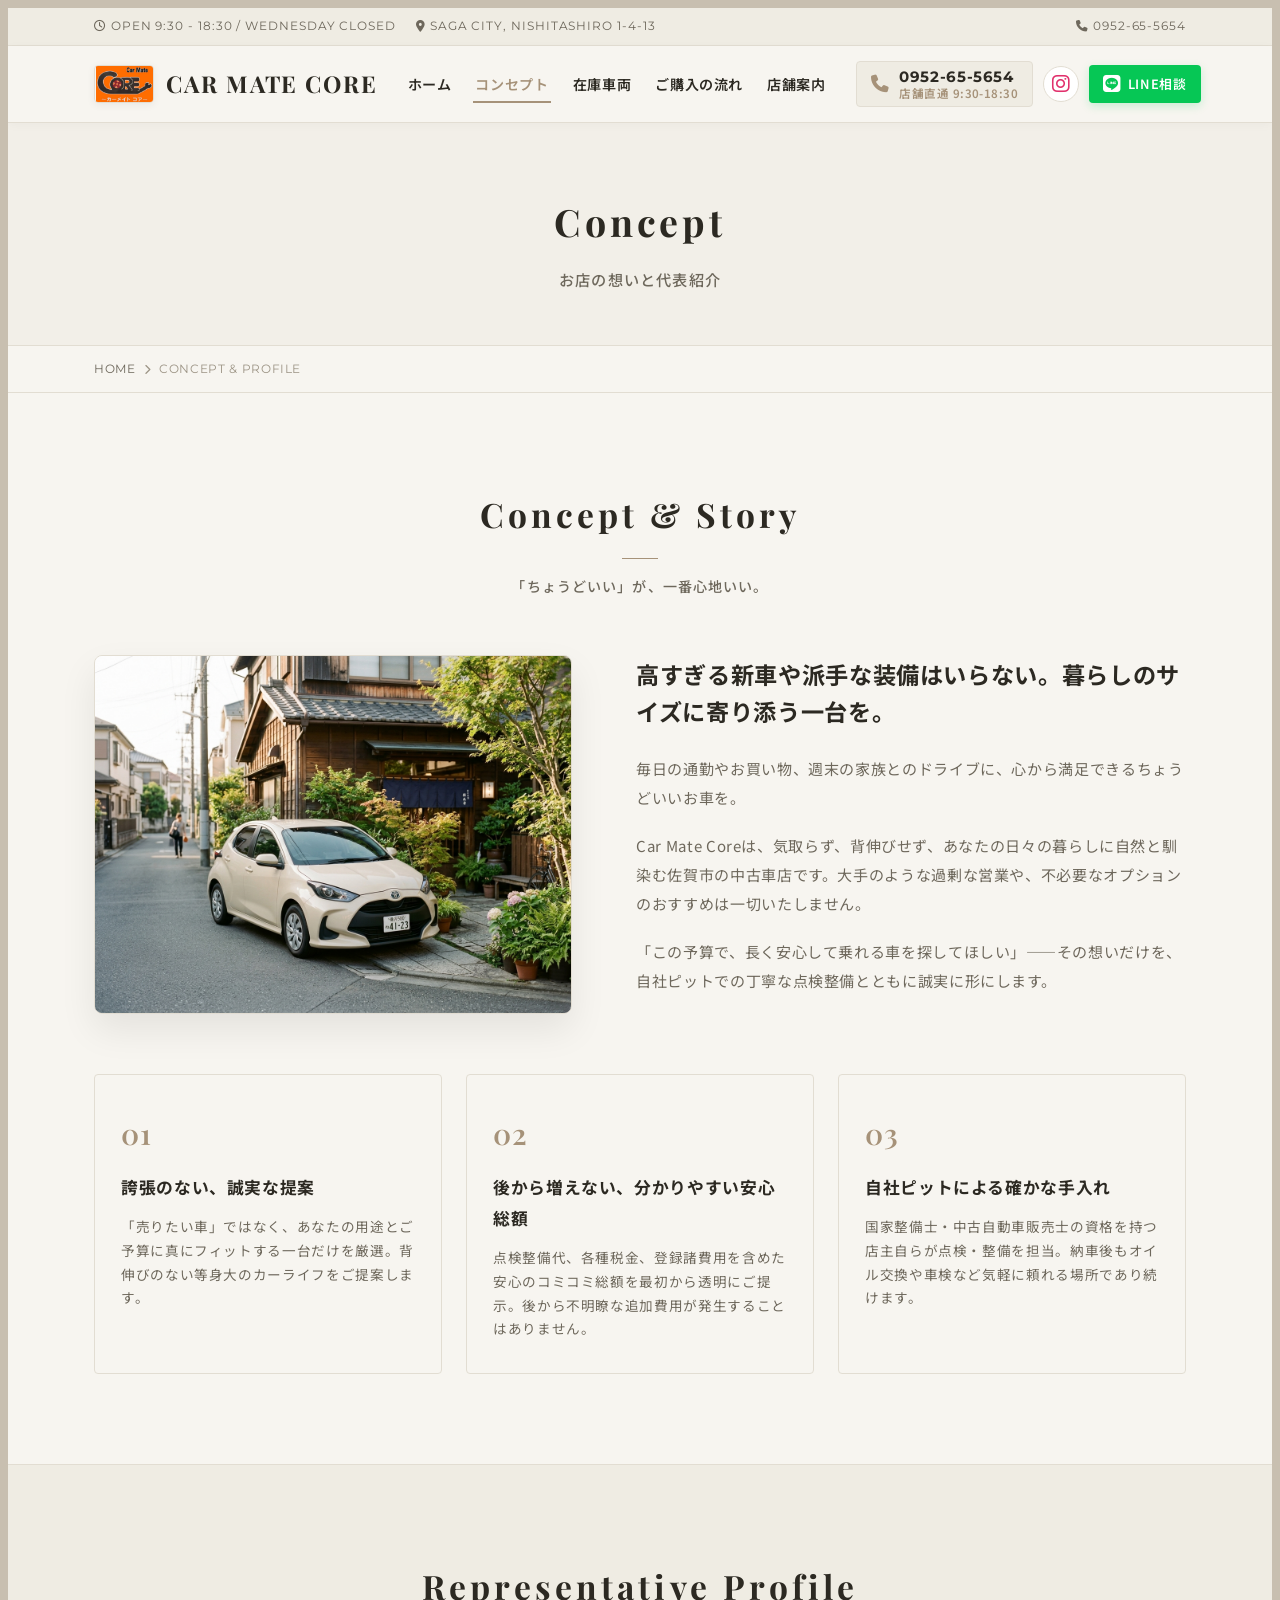
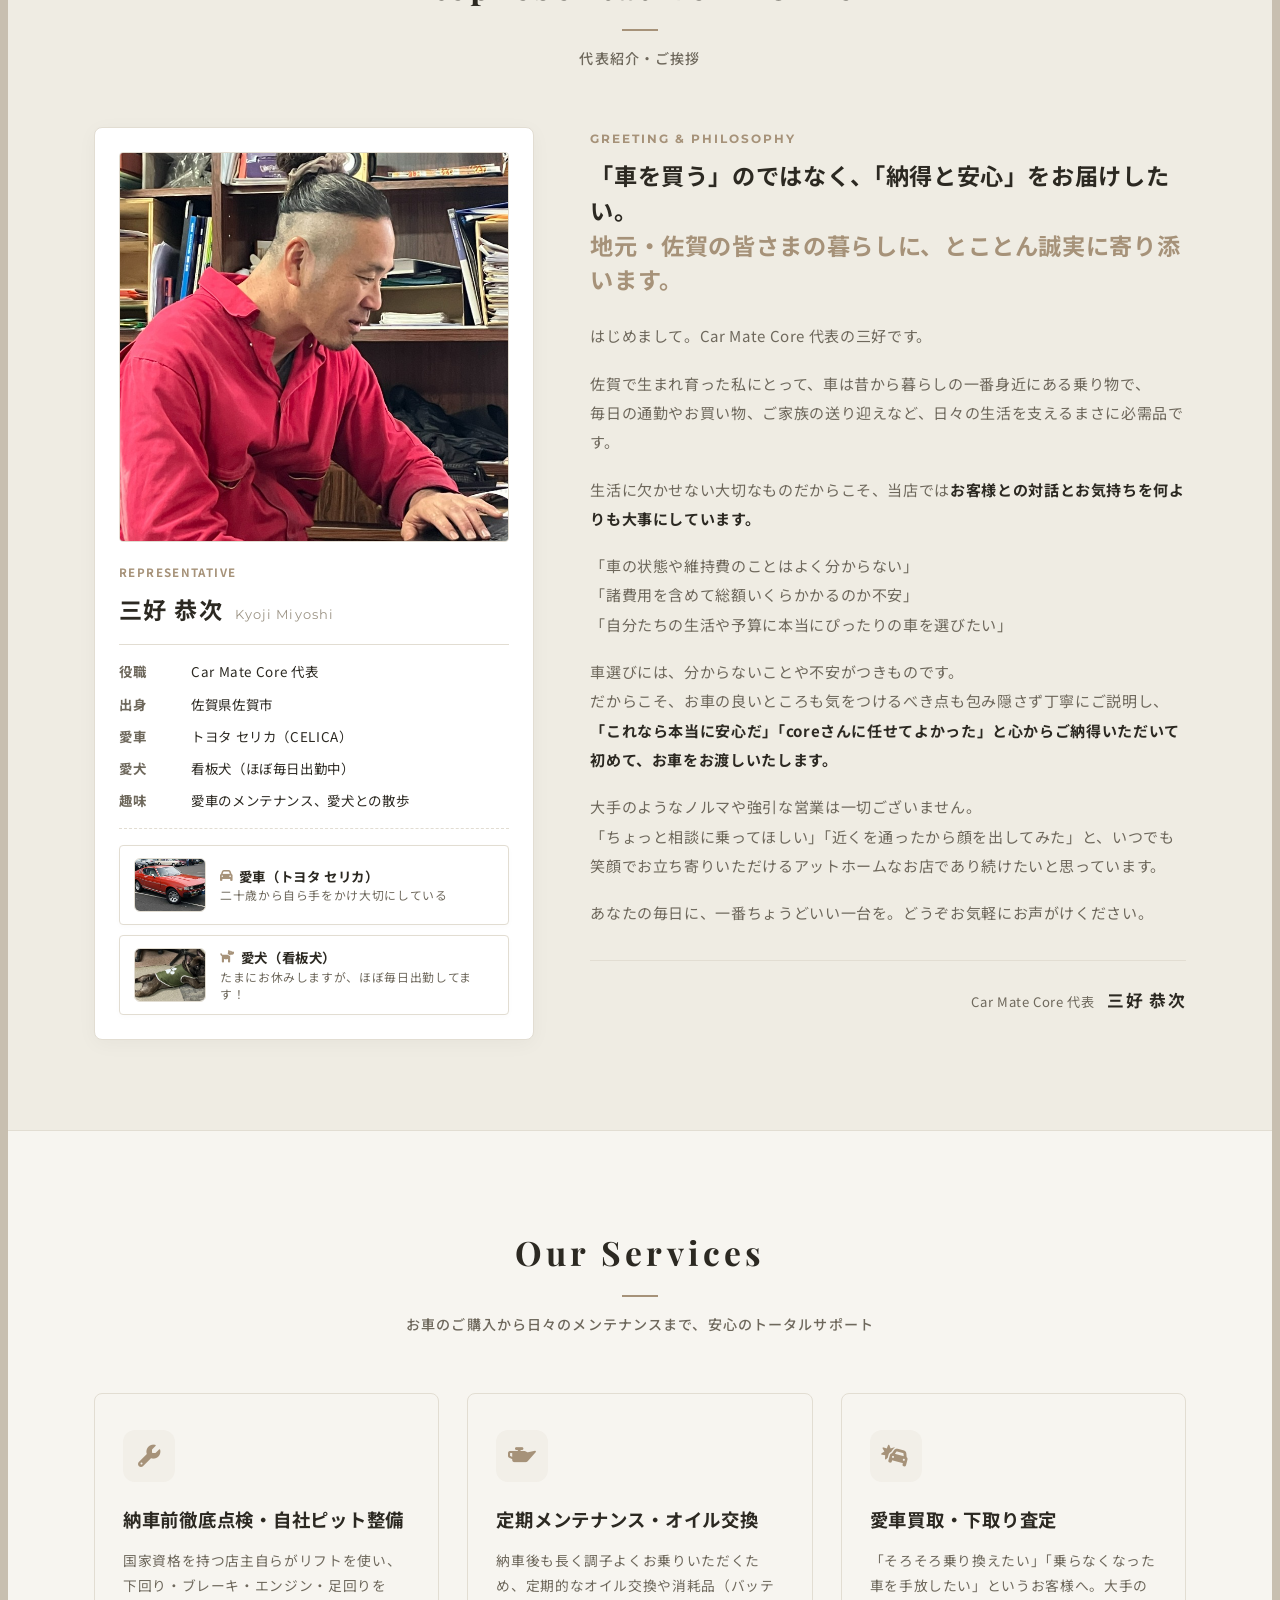
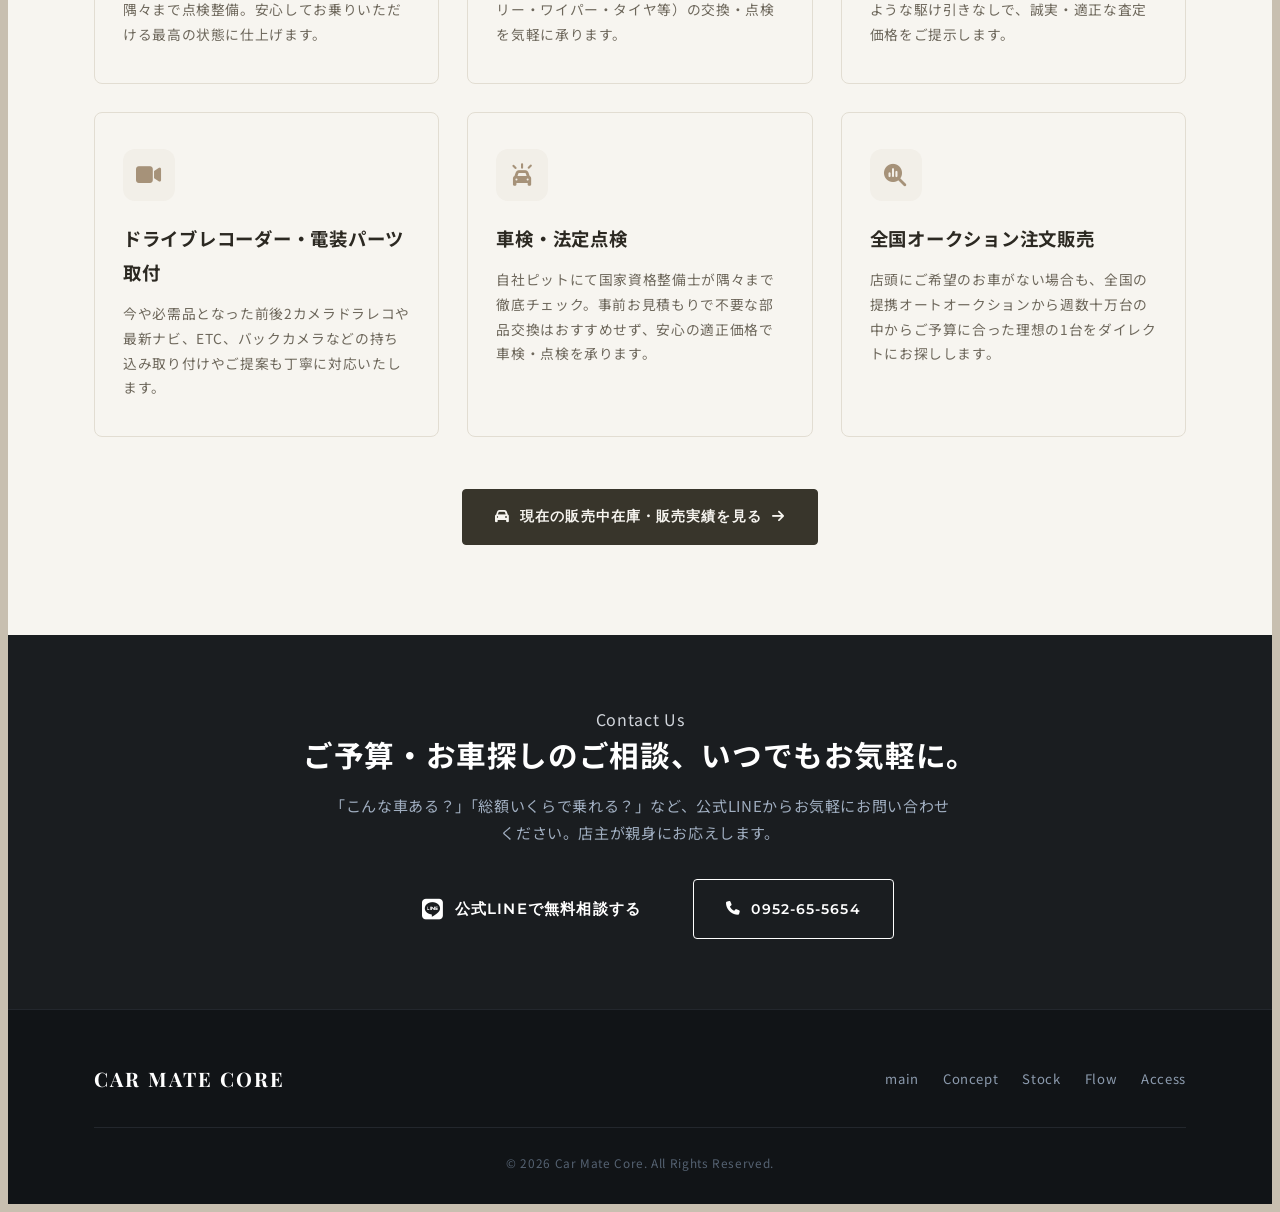
<file: concept.html>
<!DOCTYPE html>
<html lang="ja">
<head>
  <meta charset="UTF-8">
  <meta name="viewport" content="width=device-width, initial-scale=1.0">
  <title>コンセプト・代表紹介・サービス | Car Mate Core - 佐賀市の中古車販売</title>
  <meta name="description" content="Car Mate Core（カーメイト コア）のコンセプト「ちょうどいいが一番心地いい」、代表 三好 恭次からのご挨拶、自社ピットでの整備点検・車検・愛車買取など充実のサービス内容をご紹介します。">

  <!-- Google Fonts: Playfair Display (Serif), Montserrat (Sans), Noto Sans JP -->
  <link rel="preconnect" href="https://fonts.googleapis.com">
  <link rel="preconnect" href="https://fonts.gstatic.com" crossorigin>
  <link href="https://fonts.googleapis.com/css2?family=Montserrat:wght@400;500;600;700&family=Noto+Sans+JP:wght@400;500;700&family=Playfair+Display:ital,wght@0,600;0,700;1,400&display=swap" rel="stylesheet">
  
  <!-- FontAwesome 6 -->
  <link rel="stylesheet" href="https://cdnjs.cloudflare.com/ajax/libs/font-awesome/6.5.1/css/all.min.css">

  <style>

    /* Global Page Horizontal Wobble Lock */
    html, body {
      overflow-x: clip !important;
      max-width: 100% !important;
      width: 100% !important;
      overscroll-behavior-x: none !important;
    }

    :root {
      --bg-main: #FFFFFF;
      --bg-sub: #FAF9F6;
      --bg-warm: #F4EFEB;
      --bg-dark: #1A1D20;
      --text-main: #1A1D20;
      --text-sub: #555B62;
      --text-muted: #8C939D;
      --text-light: #FFFFFF;
      --accent: #E06D26;
      --accent-hover: #C55716;
      --line: #E8EBF0;
      --line-subtle: #F1F4F8;
      --font-serif: 'Playfair Display', 'Yu Mincho', serif;
      --font-en: 'Montserrat', sans-serif;
      --font-jp: 'Noto Sans JP', sans-serif;
      --radius-sm: 4px;
      --radius-md: 8px;
      --radius-lg: 16px;
    }

    *, *::before, *::after {
      box-sizing: border-box;
      margin: 0;
      padding: 0;
    }

    body {
      font-family: var(--font-jp);
      color: var(--text-main);
      background-color: var(--bg-main);
      line-height: 1.85;
      letter-spacing: 0.04em;
      -webkit-font-smoothing: antialiased;
      overflow-x: hidden;
    }

    a {
      color: inherit;
      text-decoration: none;
      transition: color 0.25s ease;
    }

    img {
      max-width: 100%;
      height: auto;
      display: block;
    }

    .container {
      width: 100%;
      max-width: 1140px;
      margin: 0 auto;
      padding: 0 24px;
    }

    .section-padding {
      padding: 90px 0;
    }

    /* Section Header */
    .section-header {
      text-align: center;
      margin-bottom: 56px;
    }

    .section-en-title {
      font-family: var(--font-serif);
      font-size: 2.1rem;
      font-weight: 700;
      letter-spacing: 0.12em;
      color: var(--text-main);
      display: inline-block;
      position: relative;
    }

    .section-en-title::after {
      content: '';
      display: block;
      width: 36px;
      height: 1.5px;
      background: var(--accent);
      margin: 12px auto 0;
    }

    .section-jp-sub {
      font-size: 0.88rem;
      color: var(--text-sub);
      font-weight: 500;
      letter-spacing: 0.08em;
      margin-top: 14px;
    }

    /* Top Utility Bar */
    .top-bar {
      background: var(--bg-warm);
      border-bottom: 1px solid var(--line);
      font-size: 0.72rem;
      color: var(--text-sub);
      padding: 8px 0;
      letter-spacing: 0.08em;
      font-family: var(--font-en);
    }

    .top-bar-inner {
      display: flex;
      justify-content: space-between;
      align-items: center;
    }

    .top-bar-info {
      display: flex;
      gap: 20px;
    }

    /* Site Header */
    .site-header {
      background: rgba(255, 255, 255, 0.98);
      backdrop-filter: blur(12px);
      border-bottom: 1px solid var(--line);
      position: sticky;
      top: 0;
      z-index: 1000;
    }

    .header-inner {
      display: flex;
      align-items: center;
      justify-content: space-between;
      height: 84px;
      gap: 20px;
    }

    .brand-logo-wrap {
      display: flex;
      align-items: center;
      gap: 16px;
      text-decoration: none;
    }

    .brand-logo-img {
      height: 44px;
      width: auto;
      aspect-ratio: 709 / 446;
      object-fit: contain;
      border-radius: 4px;
      border: 1px solid var(--line);
      box-shadow: 0 2px 8px rgba(0,0,0,0.06);
    }

    .brand-title {
      font-family: var(--font-serif);
      font-size: 1.6rem;
      font-weight: 700;
      letter-spacing: 0.1em;
      color: var(--text-main);
      line-height: 1.15;
      white-space: nowrap;
    }

    .brand-subtitle {
      font-family: var(--font-en);
      font-size: 0.72rem;
      font-weight: 500;
      color: var(--text-sub);
      letter-spacing: 0.16em;
      text-transform: uppercase;
      display: block;
      margin-top: 2px;
    }

    /* Header Right Actions */
    .header-right-group {
      display: flex;
      align-items: center;
      gap: 14px;
    }

    .header-tel-box {
      display: flex;
      align-items: center;
      gap: 10px;
      text-decoration: none;
      padding: 7px 15px;
      border-radius: var(--radius-sm);
      border: 1px solid var(--line);
      background: var(--bg-sub);
      transition: all 0.25s ease;
    }

    .header-tel-box:hover {
      border-color: var(--accent);
      background: #FFFFFF;
    }

    .header-tel-icon {
      font-size: 1.1rem;
      color: var(--accent);
    }

    .header-tel-info {
      display: flex;
      flex-direction: column;
      line-height: 1.2;
    }

    .header-tel-num {
      font-family: var(--font-en);
      font-size: 1.05rem;
      font-weight: 700;
      color: var(--text-main);
      letter-spacing: 0.04em;
    }

    .header-tel-sub {
      font-size: 0.72rem;
      color: var(--accent);
      font-weight: 600;
      letter-spacing: 0.04em;
    }

    .btn-header-insta {
      display: inline-flex;
      align-items: center;
      justify-content: center;
      width: 40px;
      height: 40px;
      border-radius: 50%;
      background: #FFFFFF;
      border: 1px solid var(--line);
      color: #E1306C;
      font-size: 1.25rem;
      transition: all 0.25s ease;
      text-decoration: none;
    }

    .btn-header-insta:hover {
      background: linear-gradient(45deg, #f09433 0%, #e6683c 25%, #dc2743 50%, #cc2366 75%, #bc1888 100%);
      color: #FFFFFF;
      border-color: transparent;
      box-shadow: 0 4px 14px rgba(225, 48, 108, 0.3);
      transform: translateY(-2px);
    }

    .btn-header-line {
      display: inline-flex;
      align-items: center;
      gap: 6px;
      padding: 9px 16px;
      font-size: 0.8rem;
      font-weight: 600;
      background: #06C755;
      color: #FFFFFF;
      border-radius: var(--radius-sm);
      text-decoration: none;
      transition: all 0.25s ease;
      box-shadow: 0 3px 10px rgba(6, 199, 85, 0.2);
    }

    .btn-header-line:hover {
      background: #05AB49;
      transform: translateY(-2px);
      box-shadow: 0 5px 16px rgba(6, 199, 85, 0.35);
      color: #FFFFFF;
    }

    .header-menu-btn {
      display: inline-flex;
      align-items: center;
      gap: 9px;
      background: var(--bg-dark);
      color: #FFFFFF;
      border: 1px solid var(--bg-dark);
      padding: 9px 16px;
      border-radius: var(--radius-sm);
      cursor: pointer;
      font-family: var(--font-en);
      font-size: 0.8rem;
      font-weight: 600;
      letter-spacing: 0.1em;
      transition: all 0.25s ease;
    }

    .header-menu-btn:hover {
      background: var(--accent);
      border-color: var(--accent);
      transform: translateY(-2px);
    }

    .header-menu-bars {
      width: 17px;
      height: 12px;
      display: flex;
      flex-direction: column;
      justify-content: space-between;
    }

    .header-menu-bars span {
      display: block;
      width: 100%;
      height: 2px;
      background: #FFFFFF;
      border-radius: 1px;
    }

    /* Drawer Menu */
    .mobile-drawer {
      display: block;
      position: fixed;
      top: 0;
      right: -100%;
      width: 86%;
      max-width: 400px;
      height: 100%;
      background: #FFFFFF;
      z-index: 2000;
      box-shadow: -6px 0 32px rgba(0,0,0,0.15);
      transition: right 0.35s cubic-bezier(0.4, 0, 0.2, 1);
      padding: 28px 24px;
      overflow-y: auto;
    }

    .mobile-drawer.open {
      right: 0;
    }

    .drawer-overlay {
      display: none;
      position: fixed;
      inset: 0;
      background: rgba(0,0,0,0.5);
      z-index: 1999;
      opacity: 0;
      transition: opacity 0.3s ease;
    }

    .drawer-overlay.active {
      display: block;
      opacity: 1;
    }

    .drawer-header {
      display: flex;
      align-items: center;
      justify-content: space-between;
      padding-bottom: 16px;
      border-bottom: 1px solid var(--line);
    }

    .drawer-brand {
      font-family: var(--font-serif);
      font-size: 1.25rem;
      font-weight: 700;
      letter-spacing: 0.08em;
      color: var(--text-main);
    }

    .drawer-close-btn {
      background: none;
      border: none;
      font-size: 1.8rem;
      color: var(--text-sub);
      cursor: pointer;
      line-height: 1;
      padding: 0 4px;
      transition: color 0.2s ease;
    }

    .drawer-close-btn:hover {
      color: var(--accent);
    }

    .drawer-nav-list {
      margin-top: 18px;
      display: flex;
      flex-direction: column;
      gap: 6px;
    }

    .drawer-nav-link {
      display: flex;
      align-items: baseline;
      justify-content: space-between;
      padding: 10px 4px;
      border-bottom: 1px solid var(--line-subtle);
      text-decoration: none;
      transition: all 0.2s ease;
    }

    .drawer-nav-link .en {
      font-family: var(--font-en);
      font-size: 0.92rem;
      font-weight: 700;
      letter-spacing: 0.06em;
      color: var(--text-main);
    }

    .drawer-nav-link .jp {
      font-size: 0.78rem;
      font-weight: 500;
      color: var(--text-sub);
      letter-spacing: 0.02em;
    }

    .drawer-nav-link:hover .en,
    .drawer-nav-link:hover .jp {
      color: var(--accent);
    }

    /* Links Section in Drawer */
    .drawer-links-section {
      margin-top: 24px;
      padding-top: 20px;
      border-top: 1px solid var(--line);
    }

    .drawer-section-title {
      display: flex;
      flex-direction: column;
      gap: 2px;
      margin-bottom: 12px;
    }

    .drawer-section-title span:first-child {
      font-family: var(--font-en);
      font-size: 0.72rem;
      font-weight: 700;
      letter-spacing: 0.12em;
      color: var(--text-muted);
      text-transform: uppercase;
    }

    .drawer-section-title .sub {
      font-size: 0.8rem;
      font-weight: 700;
      color: var(--text-main);
      letter-spacing: 0.04em;
    }

    .drawer-links-grid {
      display: flex;
      flex-direction: column;
      gap: 9px;
    }

    .drawer-link-card {
      display: flex;
      align-items: center;
      gap: 12px;
      padding: 10px 14px;
      border-radius: var(--radius-sm);
      border: 1px solid var(--line);
      background: var(--bg-main);
      text-decoration: none;
      transition: all 0.25s ease;
    }

    .drawer-link-card:hover {
      border-color: var(--accent);
      transform: translateX(4px);
      box-shadow: 0 4px 12px rgba(0,0,0,0.06);
    }

    .drawer-link-card .link-icon {
      width: 36px;
      height: 36px;
      border-radius: 8px;
      display: flex;
      align-items: center;
      justify-content: center;
      font-size: 1.15rem;
      flex-shrink: 0;
    }

    .drawer-link-card.line-card .link-icon { background: #06C755; color: #fff; }
    .drawer-link-card.insta-card .link-icon { background: linear-gradient(45deg, #f09433, #dc2743, #bc1888); color: #fff; }
    .drawer-link-card.goo-card .link-icon { background: #E60012; color: #fff; }
    .drawer-link-card.sensor-card .link-icon { background: #FF5A00; color: #fff; }
    .drawer-link-card.stamp-card .link-icon { background: #8B5CF6; color: #fff; }

    .drawer-link-card .link-info {
      flex: 1;
      display: flex;
      flex-direction: column;
      line-height: 1.25;
    }

    .drawer-link-card .link-name {
      font-size: 0.82rem;
      font-weight: 700;
      color: var(--text-main);
      letter-spacing: 0.02em;
    }

    .drawer-link-card .link-desc {
      font-size: 0.68rem;
      color: var(--text-sub);
    }

    .drawer-link-card .link-arrow {
      font-size: 0.72rem;
      color: var(--text-muted);
    }

    .stamp-badge {
      display: inline-block;
      font-size: 0.62rem;
      font-weight: 700;
      color: #8B5CF6;
      background: #F3E8FF;
      padding: 1px 6px;
      border-radius: 9999px;
      width: fit-content;
      margin-bottom: 2px;
    }

    .drawer-bottom-card {
      margin-top: 24px;
      padding-top: 20px;
      border-top: 1px solid var(--line);
    }

    .drawer-tel-card {
      background: var(--bg-sub);
      border: 1px solid var(--line);
      border-radius: var(--radius-sm);
      padding: 12px 14px;
      text-align: center;
    }

    /* Page Hero */
    .page-hero {
      background: var(--bg-warm);
      padding: 64px 0 52px;
      text-align: center;
      border-bottom: 1px solid var(--line);
    }

    .page-hero-en {
      font-family: var(--font-serif);
      font-size: 2.35rem;
      font-weight: 700;
      letter-spacing: 0.1em;
      color: var(--text-main);
      margin-bottom: 8px;
    }

    .page-hero-jp {
      font-size: 0.95rem;
      color: var(--text-sub);
      font-weight: 500;
      letter-spacing: 0.08em;
    }

    /* Breadcrumbs */
    .breadcrumb-bar {
      background: var(--bg-main);
      border-bottom: 1px solid var(--line);
      padding: 12px 0;
      font-size: 0.76rem;
      font-family: var(--font-en);
    }

    .breadcrumb-list {
      display: flex;
      align-items: center;
      gap: 8px;
      list-style: none;
      color: var(--text-muted);
    }

    .breadcrumb-list a {
      color: var(--text-sub);
    }

    .breadcrumb-list a:hover {
      color: var(--accent);
    }

    /* Concept & Story Section */
    .about-story-grid {
      display: grid;
      grid-template-columns: 1fr 1.15fr;
      gap: 64px;
      align-items: center;
    }

    .about-photo-wrap {
      position: relative;
    }

    .about-main-photo {
      width: 100%;
      aspect-ratio: 4 / 3;
      object-fit: cover;
      border-radius: var(--radius-md);
      box-shadow: 0 16px 36px rgba(0,0,0,0.08);
      border: 1px solid var(--line);
    }

    .about-badge-card {
      position: absolute;
      bottom: -20px;
      left: 24px;
      background: var(--bg-main);
      border: 1px solid var(--line);
      border-radius: var(--radius-sm);
      padding: 16px 24px;
      box-shadow: 0 10px 24px rgba(0,0,0,0.08);
    }

    .about-badge-card .num {
      font-family: var(--font-serif);
      font-size: 1.25rem;
      font-weight: 700;
      color: var(--accent);
      letter-spacing: 0.08em;
    }

    .about-badge-card .txt {
      font-size: 0.75rem;
      font-weight: 700;
      color: var(--text-main);
      letter-spacing: 0.04em;
    }

    .about-text-content h3 {
      font-size: 1.45rem;
      font-weight: 700;
      line-height: 1.6;
      margin-bottom: 24px;
      color: var(--text-main);
    }

    .about-text-content p {
      font-size: 0.94rem;
      color: var(--text-sub);
      line-height: 1.95;
      margin-bottom: 18px;
    }

    /* 3 Commitments */
    .commitments-row {
      display: grid;
      grid-template-columns: repeat(3, 1fr);
      gap: 24px;
      margin-top: 60px;
    }

    .commit-box {
      background: var(--bg-main);
      border: 1px solid var(--line);
      border-radius: var(--radius-sm);
      padding: 32px 26px;
      transition: all 0.25s ease;
    }

    .commit-box:hover {
      border-color: var(--text-main);
      transform: translateY(-3px);
      box-shadow: 0 10px 24px rgba(0,0,0,0.05);
    }

    .commit-num {
      font-family: var(--font-serif);
      font-size: 1.8rem;
      color: var(--accent);
      margin-bottom: 12px;
      font-weight: 600;
    }

    .commit-box h4 {
      font-size: 1.05rem;
      font-weight: 700;
      margin-bottom: 12px;
      color: var(--text-main);
    }

    .commit-box p {
      font-size: 0.85rem;
      color: var(--text-sub);
      line-height: 1.75;
    }

    /* Representative Profile Section */
    .profile-section {
      padding: 90px 0;
      background: var(--bg-sub);
      border-top: 1px solid var(--line);
    }

    .profile-grid {
      display: grid;
      grid-template-columns: 0.85fr 1.15fr;
      gap: 56px;
      align-items: start;
    }

    .profile-visual-card {
      background: #FFFFFF;
      border: 1px solid var(--line);
      border-radius: var(--radius-md);
      padding: 24px;
      box-shadow: 0 4px 20px rgba(0,0,0,0.04);
    }

    .profile-main-photo-wrap {
      width: 100%;
      aspect-ratio: 1 / 1;
      border-radius: var(--radius-sm);
      overflow: hidden;
      border: 1px solid var(--line);
      margin-bottom: 20px;
    }

    .profile-main-photo-wrap img {
      width: 100%;
      height: 100%;
      object-fit: cover;
    }

    .profile-meta-header {
      border-bottom: 1px solid var(--line);
      padding-bottom: 14px;
      margin-bottom: 16px;
    }

    .profile-role-badge {
      font-size: 0.72rem;
      font-weight: 700;
      letter-spacing: 0.12em;
      color: var(--accent);
      text-transform: uppercase;
      display: block;
      margin-bottom: 4px;
    }

    .profile-name-row {
      display: flex;
      align-items: baseline;
      gap: 12px;
    }

    .profile-name-jp {
      font-size: 1.45rem;
      font-weight: 700;
      color: var(--text-main);
      letter-spacing: 0.06em;
    }

    .profile-name-en {
      font-family: var(--font-en);
      font-size: 0.84rem;
      color: var(--text-muted);
      letter-spacing: 0.08em;
    }

    .profile-data-list {
      display: flex;
      flex-direction: column;
      gap: 12px;
      font-size: 0.84rem;
    }

    .profile-data-item {
      display: flex;
      gap: 12px;
      line-height: 1.5;
    }

    .profile-data-label {
      width: 60px;
      font-weight: 700;
      color: var(--text-sub);
      flex-shrink: 0;
    }

    .profile-data-value {
      color: var(--text-main);
      flex: 1;
    }

    .profile-celica-box {
      margin-top: 18px;
      padding-top: 16px;
      border-top: 1px dashed var(--line);
      display: flex;
      flex-direction: column;
      gap: 10px;
    }

    .profile-companion-card {
      display: flex;
      align-items: center;
      gap: 14px;
      background: #FFFFFF;
      padding: 12px 14px;
      border-radius: var(--radius-sm);
      border: 1px solid var(--line);
      box-shadow: 0 2px 6px rgba(0,0,0,0.02);
      transition: all 0.25s ease;
    }

    .profile-companion-card:hover {
      border-color: var(--accent);
      box-shadow: 0 4px 12px rgba(0,0,0,0.06);
    }

    .profile-companion-img {
      width: 72px;
      height: 54px;
      border-radius: 6px;
      object-fit: cover;
      border: 1px solid var(--line);
      flex-shrink: 0;
    }

    .profile-companion-info {
      line-height: 1.4;
      display: flex;
      flex-direction: column;
      gap: 2px;
    }

    .profile-companion-title {
      font-size: 0.84rem;
      font-weight: 700;
      color: var(--text-main);
      display: flex;
      align-items: center;
      gap: 6px;
    }

    .profile-companion-desc {
      font-size: 0.74rem;
      color: var(--text-sub);
    }

    .profile-lead-eyebrow {
      font-family: var(--font-en);
      font-size: 0.78rem;
      font-weight: 700;
      letter-spacing: 0.16em;
      color: var(--accent);
      text-transform: uppercase;
      display: block;
      margin-bottom: 8px;
    }

    .profile-lead-title {
      font-size: 1.45rem;
      font-weight: 700;
      line-height: 1.5;
      color: var(--text-main);
      margin-bottom: 24px;
    }

    .profile-lead-title span {
      display: block;
      color: var(--accent);
    }

    .profile-message-body {
      font-size: 0.94rem;
      line-height: 1.95;
      color: var(--text-sub);
      display: flex;
      flex-direction: column;
      gap: 18px;
    }

    .profile-message-body strong {
      color: var(--text-main);
      font-weight: 700;
    }

    .profile-sign-row {
      margin-top: 32px;
      padding-top: 24px;
      border-top: 1px solid var(--line);
      display: flex;
      align-items: center;
      justify-content: flex-end;
      gap: 12px;
    }

    .profile-sign-name {
      font-size: 1.05rem;
      font-weight: 700;
      color: var(--text-main);
      letter-spacing: 0.08em;
    }

    .profile-sign-role {
      font-size: 0.82rem;
      color: var(--text-sub);
      margin-right: 8px;
    }

    /* Services Section */
    .services-section {
      padding: 90px 0;
      background: var(--bg-main);
      border-top: 1px solid var(--line);
    }

    .service-cards-grid {
      display: grid;
      grid-template-columns: repeat(3, 1fr);
      gap: 28px;
    }

    .service-card {
      background: var(--bg-main);
      border: 1px solid var(--line);
      border-radius: var(--radius-md);
      padding: 36px 28px;
      transition: all 0.3s ease;
      position: relative;
    }

    .service-card:hover {
      border-color: var(--accent);
      box-shadow: 0 12px 32px rgba(0,0,0,0.06);
      transform: translateY(-4px);
    }

    .service-icon-wrap {
      width: 52px;
      height: 52px;
      border-radius: 12px;
      background: var(--bg-warm);
      color: var(--accent);
      display: flex;
      align-items: center;
      justify-content: center;
      font-size: 1.4rem;
      margin-bottom: 20px;
    }

    .service-card h4 {
      font-size: 1.15rem;
      font-weight: 700;
      color: var(--text-main);
      margin-bottom: 12px;
      letter-spacing: 0.04em;
    }

    .service-card p {
      font-size: 0.86rem;
      color: var(--text-sub);
      line-height: 1.8;
    }

    /* Buttons */
    .btn {
      display: inline-flex;
      align-items: center;
      justify-content: center;
      gap: 10px;
      font-family: var(--font-en);
      font-size: 0.86rem;
      font-weight: 600;
      letter-spacing: 0.08em;
      padding: 14px 32px;
      border-radius: var(--radius-sm);
      transition: all 0.3s ease;
      cursor: pointer;
    }

    .btn-dark {
      background: var(--bg-dark);
      color: var(--text-light);
      border: 1px solid var(--bg-dark);
    }

    .btn-dark:hover {
      background: var(--accent);
      border-color: var(--accent);
      color: #fff;
    }

    .btn-outline-dark {
      background: transparent;
      color: var(--text-main);
      border: 1px solid var(--text-main);
    }

    .btn-outline-dark:hover {
      background: var(--text-main);
      color: #fff;
    }

    /* Footer & CTA */
    .stylish-cta-banner {
      background: #1A1D20;
      color: #FFFFFF;
      padding: 70px 0;
      text-align: center;
      position: relative;
    }

    .stylish-cta-banner h2 {
      font-size: 1.85rem;
      font-weight: 700;
      margin-bottom: 16px;
      line-height: 1.4;
    }

    .stylish-cta-banner p {
      font-size: 0.94rem;
      color: #A0AEC0;
      margin-bottom: 32px;
      max-width: 620px;
      margin-left: auto;
      margin-right: auto;
    }

    .cta-button-group {
      display: flex;
      justify-content: center;
      gap: 16px;
      flex-wrap: wrap;
    }

    .site-footer {
      background: #111417;
      color: #8C9BAE;
      font-size: 0.82rem;
      padding: 50px 0 30px;
      border-top: 1px solid #23272D;
    }

    .footer-inner {
      display: flex;
      justify-content: space-between;
      align-items: center;
      flex-wrap: wrap;
      gap: 20px;
      padding-bottom: 30px;
      border-bottom: 1px solid #23272D;
      margin-bottom: 24px;
    }

    .footer-logo {
      font-family: var(--font-serif);
      font-size: 1.25rem;
      font-weight: 700;
      letter-spacing: 0.1em;
      color: #FFFFFF;
    }

    .footer-nav {
      display: flex;
      gap: 24px;
      flex-wrap: wrap;
    }

    .footer-nav a:hover {
      color: #FFFFFF;
    }

    .footer-copy {
      text-align: center;
      font-size: 0.74rem;
      color: #556272;
    }

    /* Responsive */
    @media (max-width: 991px) {
      .top-bar { display: none; }
      .site-header .container.header-inner { padding: 0 10px; height: 60px; gap: 8px; }
      .brand-logo-wrap { gap: 8px; }
      .brand-logo-img { height: 32px; width: auto; }
      .brand-title { font-size: 1.05rem; letter-spacing: 0.04em; white-space: nowrap; }
      .header-tel-box { display: none; }
      .header-right-group { gap: 5px; }
      .btn-header-insta { width: 32px; height: 32px; font-size: 1.05rem; }
      .btn-header-line { padding: 6px 9px; font-size: 0.72rem; }
      .btn-header-line span { display: none; }
      .header-menu-btn { padding: 7px 9px; font-size: 0.72rem; gap: 5px; }
      .header-menu-btn .header-menu-text { display: none; }

      .page-hero-en { font-size: 1.95rem; }
      .about-story-grid { grid-template-columns: 1fr; gap: 36px; }
      .commitments-row { grid-template-columns: 1fr; gap: 16px; }
      .profile-grid { grid-template-columns: 1fr; gap: 36px; }
      .service-cards-grid { grid-template-columns: 1fr; gap: 20px; }
      .profile-lead-title { font-size: 1.15rem; line-height: 1.6; }
      .pc-only { display: none !important; }
    }
  
    
    
    /* ==========================================================================
       ROBUST HEADER & NAVIGATION FIXES (NO OVERLAP AT ANY SCREEN WIDTH)
       ========================================================================== */
    .site-header {
      background: rgba(255, 255, 255, 0.98) !important;
      backdrop-filter: blur(12px) !important;
      position: sticky !important;
      top: 0 !important;
      z-index: 1000 !important;
      border-bottom: 1px solid var(--line) !important;
      transition: all 0.3s ease;
      box-shadow: 0 2px 10px rgba(0, 0, 0, 0.03);
    }
    .brand-logo-wrap {
      flex-shrink: 0 !important;
      display: flex;
      align-items: center;
      gap: 12px;
      text-decoration: none;
    }
    .brand-title {
      font-family: var(--font-serif);
      font-size: 1.45rem;
      font-weight: 700;
      letter-spacing: 0.08em;
      color: var(--text-main);
      white-space: nowrap;
    }
    .brand-logo-img {
      height: 38px;
      width: auto;
      border-radius: 4px;
      flex-shrink: 0;
    }
    .header-inner {
      display: flex;
      align-items: center;
      justify-content: space-between;
      height: 76px;
      gap: 16px;
    }
    .header-desktop-nav {
      display: flex;
      align-items: center;
      gap: 20px;
      margin: 0 12px;
      flex-shrink: 1;
    }
    .header-desktop-nav a {
      font-family: var(--font-sans);
      font-size: 0.88rem;
      font-weight: 600;
      color: var(--text-main);
      text-decoration: none;
      padding: 6px 2px;
      white-space: nowrap;
      position: relative;
      transition: color 0.2s ease;
    }
    .header-desktop-nav a:hover,
    .header-desktop-nav a.active {
      color: var(--accent);
    }
    .header-desktop-nav a::after {
      content: '';
      position: absolute;
      bottom: 0;
      left: 0;
      width: 0%;
      height: 2px;
      background: var(--accent);
      transition: width 0.25s ease;
    }
    .header-desktop-nav a:hover::after,
    .header-desktop-nav a.active::after {
      width: 100%;
    }
    .header-right-group {
      display: flex;
      align-items: center;
      gap: 10px;
      flex-shrink: 0 !important;
    }
    .header-tel-box {
      flex-shrink: 0 !important;
      white-space: nowrap !important;
      padding: 6px 14px;
    }
    .header-tel-num {
      font-size: 0.95rem;
      font-weight: 700;
    }
    .btn-header-insta {
      flex-shrink: 0 !important;
      width: 36px;
      height: 36px;
    }
    .btn-header-line {
      flex-shrink: 0 !important;
      padding: 7px 14px;
    }
    .header-menu-btn {
      flex-shrink: 0 !important;
    }

    /* Breakpoint rule: Use 1150px to ensure wide nav never overlaps logo or buttons */
    @media (max-width: 1149.98px) {
      .header-menu-btn {
        display: inline-flex !important;
      }
      .header-desktop-nav {
        display: none !important;
      }
      .header-menu-btn {
        display: inline-flex !important;
      }
    }
    @media (min-width: 1150px) {
      .header-desktop-nav {
        display: flex !important;
      }
      .header-menu-btn {
        display: none !important;
      }
    }

    /* Tablet & Mobile header layout (<= 991px) */
    @media (max-width: 991.98px) {
      .header-inner {
        height: 64px;
      }
      .header-tel-box {
        display: none !important;
      }
      .brand-title {
        font-size: 1.2rem;
      }
      .brand-logo-img {
        height: 32px;
      }
      .header-menu-btn {
        padding: 7px 9px !important;
        font-size: 0.72rem !important;
        gap: 5px !important;
      }
      .header-menu-btn .header-menu-text {
        display: none !important;
      }
    }

    /* Small Mobile (<= 400px) */
    @media (max-width: 400px) {
      .brand-title {
        font-size: 1.05rem;
      }
      .btn-header-insta {
        display: none !important;
      }
    }

    
    /* ==========================================================================
       LUXURY EARTH & ECRU COLOR PALETTE (MATCHING REFERENCE DESIGN)
       ========================================================================== */
    :root {
      --bg-main: #F7F5F0;          /* Warm elegant ecru / cream background */
      --bg-card: #FFFFFF;          /* Pure clean white for elevated cards */
      --bg-sub: #EFECE3;           /* Muted warm sand beige */
      --bg-warm: #F2EFE8;
      --bg-dark: #38352B;          /* Deep olive khaki (matching reference drawer) */
      --bg-dark-surface: #423F34;
      
      --text-main: #2C2922;        /* Rich dark olive charcoal */
      --text-sub: #6E685C;         /* Muted earthy greige */
      --text-muted: #9C9485;
      --text-light: #F7F5F0;
      
      --accent: #A69279;           /* Sophisticated champagne sand gold */
      --accent-hover: #8F7B63;
      --accent-soft: #ECE6DC;
      
      --line: #E2DDD2;             /* Subtle warm beige border */
      --line-subtle: #ECE7DC;
      --frame-border: #C8BFB0;     /* Elegant exterior border frame */
      
      --font-serif: 'Playfair Display', Georgia, serif;
      --font-en: 'Montserrat', sans-serif;
      --font-jp: 'Noto Sans JP', sans-serif;

      --container: 1140px;
      --radius-sm: 4px;
      --radius-md: 8px;
    }

    /* Elegant Greige Outer Frame (Matching Image 2 Border) */
    html {
      box-sizing: border-box;
      background-color: var(--frame-border);
    }
    body {
      background-color: var(--bg-main) !important;
      color: var(--text-main);
      border: 8px solid var(--frame-border);
      min-height: 100vh;
      box-sizing: border-box;
    }
    @media (max-width: 768px) {
      body {
        border-width: 5px;
      }
    }

    /* Sticky Header Style */
    .site-header {
      background: rgba(247, 245, 240, 0.96) !important;
      backdrop-filter: blur(12px) !important;
      position: sticky !important;
      top: 0 !important;
      z-index: 1000 !important;
      border-bottom: 1px solid var(--line) !important;
      transition: all 0.3s ease;
      box-shadow: 0 2px 10px rgba(44, 41, 34, 0.03);
    }
    .top-bar {
      background: var(--bg-sub) !important;
      border-bottom: 1px solid var(--line) !important;
      color: var(--text-sub) !important;
    }

    /* ==========================================================================
       4-SQUARE GRID MENU BUTTON (MATCHING IMAGE 2 TOP RIGHT)
       ========================================================================== */
    .header-menu-btn {
      flex-direction: column !important;
      align-items: center !important;
      justify-content: center !important;
      gap: 3px !important;
      background: transparent !important;
      border: none !important;
      padding: 4px 6px !important;
      cursor: pointer !important;
      transition: all 0.25s ease !important;
      flex-shrink: 0 !important;
    }
    .menu-grid-icon {
      display: grid !important;
      grid-template-columns: repeat(2, 7px) !important;
      grid-template-rows: repeat(2, 7px) !important;
      gap: 3px !important;
    }
    .menu-grid-icon span {
      display: block !important;
      width: 7px !important;
      height: 7px !important;
      background: #A69279 !important;
      border-radius: 1px !important;
      transition: transform 0.2s ease, background 0.2s ease !important;
    }
    .header-menu-btn:hover .menu-grid-icon span {
      background: #2C2922 !important;
      transform: scale(1.1) !important;
    }
    .header-menu-btn .header-menu-text {
      font-family: var(--font-en) !important;
      font-size: 0.62rem !important;
      font-weight: 700 !important;
      letter-spacing: 0.12em !important;
      color: #A69279 !important;
      display: block !important;
      line-height: 1 !important;
      margin-top: 1px !important;
    }

    /* Desktop Navigation */
    .header-desktop-nav a {
      color: var(--text-main) !important;
    }
    .header-desktop-nav a:hover,
    .header-desktop-nav a.active {
      color: var(--accent) !important;
    }
    .header-desktop-nav a::after {
      background: var(--accent) !important;
    }

    /* ==========================================================================
       FULLSCREEN LUXURY DRAWER MENU (MATCHING IMAGE 1)
       ========================================================================== */
    .mobile-drawer {
      display: block !important;
      position: fixed !important;
      inset: 0 !important;
      width: 100vw !important;
      height: 100vh !important;
      max-width: 100vw !important;
      background: #38352B !important; /* Deep Olive Khaki matching reference */
      z-index: 9999 !important;
      overflow-y: auto !important;
      opacity: 0 !important;
      visibility: hidden !important;
      transform: scale(0.98) !important;
      transition: all 0.35s cubic-bezier(0.16, 1, 0.3, 1) !important;
      padding: 24px 24px 80px !important;
      color: #F7F5F0 !important;
      box-sizing: border-box !important;
      right: 0 !important;
    }
    .mobile-drawer.open {
      opacity: 1 !important;
      visibility: visible !important;
      transform: scale(1) !important;
    }
    .drawer-overlay {
      display: none !important; /* Fullscreen drawer handles background natively */
    }
    .drawer-inner-container {
      max-width: 500px;
      margin: 0 auto;
      width: 100%;
    }
    .drawer-header {
      display: flex;
      align-items: center;
      justify-content: space-between;
      padding-bottom: 22px;
      border-bottom: 1px solid rgba(255, 255, 255, 0.14);
    }
    .drawer-brand-wrap {
      display: flex;
      align-items: center;
      gap: 12px;
    }
    .drawer-logo-img {
      height: 34px;
      width: auto;
      border-radius: 4px;
    }
    .drawer-brand-title {
      font-family: var(--font-serif);
      font-size: 1.25rem;
      font-weight: 700;
      letter-spacing: 0.08em;
      color: #FFFFFF;
    }
    .drawer-close-btn {
      background: none !important;
      border: none !important;
      display: flex !important;
      flex-direction: column !important;
      align-items: center !important;
      gap: 4px !important;
      color: #C2B7A3 !important;
      cursor: pointer !important;
      padding: 4px !important;
      line-height: 1;
    }
    .close-x-icon {
      position: relative;
      width: 22px;
      height: 22px;
      display: block;
    }
    .close-x-icon::before,
    .close-x-icon::after {
      content: '';
      position: absolute;
      top: 10px;
      left: 0;
      width: 22px;
      height: 1.5px;
      background: #C2B7A3;
      transition: background 0.2s ease;
    }
    .close-x-icon::before { transform: rotate(45deg); }
    .close-x-icon::after { transform: rotate(-45deg); }
    .drawer-close-btn:hover .close-x-icon::before,
    .drawer-close-btn:hover .close-x-icon::after {
      background: #FFFFFF;
    }
    .close-text {
      font-family: var(--font-en);
      font-size: 0.62rem;
      font-weight: 600;
      letter-spacing: 0.15em;
      color: #C2B7A3;
    }

    /* 2-Column Grid Navigation */
    .drawer-grid-nav {
      display: grid !important;
      grid-template-columns: 1fr 1fr !important;
      gap: 28px 20px !important;
      padding: 36px 4px 28px !important;
    }
    .drawer-grid-item {
      display: flex !important;
      flex-direction: column !important;
      gap: 5px !important;
      text-decoration: none !important;
      transition: transform 0.2s ease !important;
    }
    .drawer-grid-item:hover {
      transform: translateX(4px) !important;
    }
    .drawer-grid-item .en {
      font-family: var(--font-en) !important;
      font-size: 1.25rem !important;
      font-weight: 400 !important;
      letter-spacing: 0.08em !important;
      color: #FFFFFF !important;
      line-height: 1.15 !important;
    }
    .drawer-grid-item .jp {
      font-family: var(--font-jp) !important;
      font-size: 0.76rem !important;
      color: #B5A893 !important;
      letter-spacing: 0.04em !important;
    }
    .drawer-grid-item.active .en {
      color: var(--accent) !important;
    }

    /* White Rounded Action Cards */
    .drawer-action-cards {
      display: grid !important;
      grid-template-columns: 1fr 1fr !important;
      gap: 12px !important;
      margin-top: 10px !important;
    }
    .drawer-white-card {
      background: #FFFFFF !important;
      border-radius: 14px !important;
      padding: 14px 16px !important;
      display: flex !important;
      align-items: center !important;
      justify-content: space-between !important;
      text-decoration: none !important;
      box-shadow: 0 4px 16px rgba(0,0,0,0.18) !important;
      transition: transform 0.2s ease, box-shadow 0.2s ease !important;
    }
    .drawer-white-card:hover {
      transform: translateY(-2px) !important;
      box-shadow: 0 6px 20px rgba(0,0,0,0.25) !important;
    }
    .drawer-white-card .card-main-en {
      font-family: var(--font-en) !important;
      font-size: 0.88rem !important;
      font-weight: 700 !important;
      color: #2C2922 !important;
      letter-spacing: 0.05em !important;
      display: block !important;
    }
    .drawer-white-card .card-sub-jp {
      font-family: var(--font-jp) !important;
      font-size: 0.66rem !important;
      color: #8C8475 !important;
      display: block !important;
      margin-top: 2px !important;
    }
    .drawer-white-card .card-icon {
      font-size: 1.45rem !important;
      flex-shrink: 0 !important;
    }

    /* Divider & SNS Icons */
    .drawer-divider {
      width: 100% !important;
      height: 1px !important;
      background: rgba(255, 255, 255, 0.15) !important;
      margin: 32px 0 24px !important;
    }
    .drawer-sns-row {
      display: flex !important;
      align-items: center !important;
      justify-content: center !important;
      gap: 16px !important;
    }
    .drawer-sns-circle {
      width: 44px !important;
      height: 44px !important;
      border-radius: 50% !important;
      background: rgba(255, 255, 255, 0.08) !important;
      display: flex !important;
      align-items: center !important;
      justify-content: center !important;
      color: #FFFFFF !important;
      font-size: 1.15rem !important;
      text-decoration: none !important;
      border: 1px solid rgba(255, 255, 255, 0.18) !important;
      transition: all 0.25s ease !important;
    }
    .drawer-sns-circle:hover {
      background: #FFFFFF !important;
      color: #38352B !important;
      transform: translateY(-2px) !important;
    }

    /* ==========================================================================
       BOTTOM FIXED 2-SPLIT ACTION BAR (MATCHING IMAGE 2 FOOTER)
       ========================================================================== */
    .bottom-fixed-bar {
      display: none;
    }
    @media (max-width: 991.98px) {
      .bottom-fixed-bar {
        display: flex !important;
        position: fixed !important;
        bottom: 0 !important;
        left: 0 !important;
        right: 0 !important;
        height: 52px !important;
        background: #FFFFFF !important;
        border-top: 1px solid var(--line) !important;
        z-index: 1500 !important;
        box-shadow: 0 -3px 14px rgba(44, 41, 34, 0.08) !important;
      }
      .bottom-bar-btn {
        flex: 1 !important;
        display: flex !important;
        align-items: center !important;
        justify-content: center !important;
        font-family: var(--font-en), var(--font-jp) !important;
        font-size: 0.84rem !important;
        font-weight: 700 !important;
        color: var(--text-main) !important;
        text-decoration: none !important;
        letter-spacing: 0.05em !important;
        transition: background 0.2s ease !important;
      }
      .bottom-bar-btn:first-child {
        border-right: 1px solid var(--line) !important;
      }
      .bottom-bar-btn:active {
        background: var(--bg-sub) !important;
      }
      body {
        padding-bottom: 56px !important;
      }
    }

</style>
</head>
<body>

  <!-- Top Utility Bar -->
  <div class="top-bar">
    <div class="container top-bar-inner">
      <div class="top-bar-info">
        <span><i class="fa-regular fa-clock"></i> OPEN 9:30 - 18:30 / WEDNESDAY CLOSED</span>
        <span><i class="fa-solid fa-location-dot"></i> SAGA CITY, NISHITASHIRO 1-4-13</span>
      </div>
      <div>
        <span><i class="fa-solid fa-phone"></i> 0952-65-5654</span>
      </div>
    </div>
  </div>

  <!-- Header -->
  <header class="site-header">
    <div class="container header-inner">
      <!-- Brand Logo -->
      <a href="index.html" class="brand-logo-wrap">
        <img src="images/logo.jpg" alt="Car Mate Core ロゴ" class="brand-logo-img">
        <span class="brand-title">CAR MATE CORE</span>
      </a>

      <!-- Desktop Global Navigation (Wide PC: >= 1150px) -->
      <nav class="header-desktop-nav">
        <a href="index.html">ホーム</a>
        <a href="concept.html" class="active">コンセプト</a>
        <a href="stock.html">在庫車両</a>
        <a href="flow.html">ご購入の流れ</a>
        <a href="access.html">店舗案内</a>
      </nav>

      <!-- Header Right Actions: Tel, Instagram, LINE, Hamburger -->
      <div class="header-right-group">
        <!-- Phone Contact Button -->
        <a href="tel:0952655654" class="header-tel-box">
          <i class="fa-solid fa-phone header-tel-icon"></i>
          <div class="header-tel-info">
            <span class="header-tel-num">0952-65-5654</span>
            <span class="header-tel-sub">店舗直通 9:30-18:30</span>
          </div>
        </a>

        <!-- Instagram Button -->
        <a href="https://www.instagram.com/carmate_core/" target="_blank" rel="noopener noreferrer" class="btn-header-insta" title="公式Instagram">
          <i class="fa-brands fa-instagram"></i>
        </a>

        <!-- LINE Button -->
        <a href="https://line.me/R/ti/p/" target="_blank" rel="noopener noreferrer" class="btn-header-line" title="LINEで気軽に相談">
          <i class="fa-brands fa-line" style="font-size:1.1rem;"></i>
          <span>LINE相談</span>
        </a>

        <!-- Hamburger Menu Button (Shown on <= 1149px) -->
        <button type="button" class="header-menu-btn" id="hamburgerBtn" aria-label="メニューを開く">
          <div class="menu-grid-icon">
            <span></span><span></span>
            <span></span><span></span>
          </div>
          <span class="header-menu-text">MENU</span>
        </button>
      </div>
    </div>
  </header>

  <!-- Mobile & Desktop Drawer Menu (5 Dedicated Pages) -->
      <!-- Fullscreen Luxury Drawer Menu (Matching Reference Image) -->
  <aside class="mobile-drawer" id="mobileDrawer">
    <div class="drawer-inner-container">
      <!-- Drawer Top Header -->
      <div class="drawer-header">
        <div class="drawer-brand-wrap">
          <img src="images/logo.jpg" alt="Car Mate Core ロゴ" class="drawer-logo-img">
          <span class="drawer-brand-title">CAR MATE CORE</span>
        </div>
        <button type="button" class="drawer-close-btn" id="drawerCloseBtn" aria-label="閉じる">
          <span class="close-x-icon"></span>
          <span class="close-text">CLOSE</span>
        </button>
      </div>

      <!-- Main Navigation (2-Column Grid as in Reference Image) -->
      <nav class="drawer-grid-nav">
        <a href="index.html" class="drawer-grid-item">
          <span class="en">TOP PAGE</span>
          <span class="jp">- トップページ</span>
        </a>
        <a href="concept.html" class="drawer-grid-item active">
          <span class="en">CONCEPT</span>
          <span class="jp">- 想い・代表紹介</span>
        </a>
        <a href="stock.html" class="drawer-grid-item">
          <span class="en">STOCK</span>
          <span class="jp">- 在庫車両一覧</span>
        </a>
        <a href="flow.html" class="drawer-grid-item">
          <span class="en">FLOW</span>
          <span class="jp">- ご購入の流れ</span>
        </a>
        <a href="concept.html#service-section" class="drawer-grid-item">
          <span class="en">SERVICE</span>
          <span class="jp">- 車検・整備・買取</span>
        </a>
        <a href="access.html" class="drawer-grid-item">
          <span class="en">ACCESS</span>
          <span class="jp">- 店舗案内・進入路</span>
        </a>
      </nav>

      <!-- White Rounded Action Cards (Matching Image 1: RECRUIT / MOVIE Cards) -->
      <div class="drawer-action-cards">
        <a href="https://line.me/R/ti/p/" target="_blank" rel="noopener noreferrer" class="drawer-white-card">
          <div class="card-text-wrap">
            <span class="card-main-en">LINE INQUIRY</span>
            <span class="card-sub-jp">- 公式LINEで気軽に相談</span>
          </div>
          <i class="fa-brands fa-line card-icon" style="color:#06C755;"></i>
        </a>
        <a href="tel:0952655654" class="drawer-white-card">
          <div class="card-text-wrap">
            <span class="card-main-en">CALL US</span>
            <span class="card-sub-jp">- 0952-65-5654</span>
          </div>
          <i class="fa-solid fa-phone card-icon" style="color:var(--accent);"></i>
        </a>
      </div>

      <!-- Divider Line -->
      <div class="drawer-divider"></div>

      <!-- SNS & Portal Links (Circular Icon Style) -->
      <div class="drawer-sns-row">
        <a href="https://www.instagram.com/carmate_core/" target="_blank" rel="noopener noreferrer" class="drawer-sns-circle" title="Instagram">
          <i class="fa-brands fa-instagram"></i>
        </a>
        <a href="https://www.goo-net.com/usedcar_shop/0802078/detail.html" target="_blank" rel="noopener noreferrer" class="drawer-sns-circle" title="グーネット">
          <i class="fa-solid fa-car"></i>
        </a>
        <a href="https://www.carsensor.net/shop/saga/324457001/" target="_blank" rel="noopener noreferrer" class="drawer-sns-circle" title="カーセンサー">
          <i class="fa-solid fa-magnifying-glass"></i>
        </a>
        <a href="https://store.line.me/stickershop/author/6778666/ja" target="_blank" rel="noopener noreferrer" class="drawer-sns-circle" title="特製LINEスタンプ">
          <i class="fa-solid fa-face-smile"></i>
        </a>
      </div>
    </div>
  </aside>

  <!-- Bottom Fixed 2-Split Action Bar (Matching Image 2 Footer) -->
  <div class="bottom-fixed-bar">
    <a href="https://line.me/R/ti/p/" target="_blank" rel="noopener noreferrer" class="bottom-bar-btn">
      <i class="fa-brands fa-line" style="color:#06C755; margin-right:6px; font-size:1.15rem;"></i> LINE 相談
    </a>
    <a href="stock.html" class="bottom-bar-btn">
      <i class="fa-solid fa-car" style="color:var(--accent); margin-right:6px; font-size:1.05rem;"></i> 在庫車両
    </a>
  </div>

  <!-- ==================== PAGE HERO ==================== -->
  <section class="page-hero">
    <div class="container">
      <h1 class="page-hero-en">Concept</h1>
      <p class="page-hero-jp">お店の想いと代表紹介</p>
    </div>
  </section>

  <!-- Breadcrumbs -->
  <div class="breadcrumb-bar">
    <div class="container">
      <ul class="breadcrumb-list">
        <li><a href="index.html">HOME</a></li>
        <li><i class="fa-solid fa-chevron-right" style="font-size:0.65rem;"></i></li>
        <li>CONCEPT & PROFILE</li>
      </ul>
    </div>
  </div>

  <!-- ==================== 1. CONCEPT & STORY ==================== -->
  <section class="section-padding" id="concept">
    <div class="container">
      <div class="section-header">
        <h2 class="section-en-title">Concept & Story</h2>
        <p class="section-jp-sub">「ちょうどいい」が、一番心地いい。</p>
      </div>

      <div class="about-story-grid">
        <div class="about-photo-wrap">
          <img src="images/concept-story.jpg" alt="暮らしに寄り添う心地いいお車 | Car Mate Core" class="about-main-photo">
        </div>

        <div class="about-text-content">
          <h3>高すぎる新車や派手な装備はいらない。暮らしのサイズに寄り添う一台を。</h3>
          <p>
            毎日の通勤やお買い物、週末の家族とのドライブに、心から満足できるちょうどいいお車を。
          </p>
          <p>
            Car Mate Coreは、気取らず、背伸びせず、あなたの日々の暮らしに自然と馴染む佐賀市の中古車店です。大手のような過剰な営業や、不必要なオプションのおすすめは一切いたしません。
          </p>
          <p>
            「この予算で、長く安心して乗れる車を探してほしい」——その想いだけを、自社ピットでの丁寧な点検整備とともに誠実に形にします。
          </p>
        </div>
      </div>

      <!-- 3 Commitments -->
      <div class="commitments-row">
        <div class="commit-box">
          <div class="commit-num">01</div>
          <h4>誇張のない、誠実な提案</h4>
          <p>「売りたい車」ではなく、あなたの用途とご予算に真にフィットする一台だけを厳選。背伸びのない等身大のカーライフをご提案します。</p>
        </div>
        <div class="commit-box">
          <div class="commit-num">02</div>
          <h4>後から増えない、分かりやすい安心総額</h4>
          <p>点検整備代、各種税金、登録諸費用を含めた安心のコミコミ総額を最初から透明にご提示。後から不明瞭な追加費用が発生することはありません。</p>
        </div>
        <div class="commit-box">
          <div class="commit-num">03</div>
          <h4>自社ピットによる確かな手入れ</h4>
          <p>国家整備士・中古自動車販売士の資格を持つ店主自らが点検・整備を担当。納車後もオイル交換や車検など気軽に頼れる場所であり続けます。</p>
        </div>
      </div>
    </div>
  </section>

  <!-- ==================== 2. REPRESENTATIVE PROFILE ==================== -->
  <section class="profile-section" id="profile">
    <div class="container">
      <div class="section-header">
        <h2 class="section-en-title">Representative Profile</h2>
        <p class="section-jp-sub">代表紹介・ご挨拶</p>
      </div>

      <div class="profile-grid">
        <!-- Visual & Data Card (Left Column) -->
        <div class="profile-visual-card">
          <div class="profile-main-photo-wrap">
            <img src="images/owner.jpg" alt="Car Mate Core 代表 三好 恭次" loading="lazy">
          </div>
          
          <div class="profile-meta-header">
            <span class="profile-role-badge">Representative</span>
            <div class="profile-name-row">
              <h3 class="profile-name-jp">三好 恭次</h3>
              <span class="profile-name-en">Kyoji Miyoshi</span>
            </div>
          </div>

          <div class="profile-data-list">
            <div class="profile-data-item">
              <span class="profile-data-label">役職</span>
              <span class="profile-data-value">Car Mate Core 代表</span>
            </div>
            <div class="profile-data-item">
              <span class="profile-data-label">出身</span>
              <span class="profile-data-value">佐賀県佐賀市</span>
            </div>
            <div class="profile-data-item">
              <span class="profile-data-label">愛車</span>
              <span class="profile-data-value">トヨタ セリカ（CELICA）</span>
            </div>
            <div class="profile-data-item">
              <span class="profile-data-label">愛犬</span>
              <span class="profile-data-value">看板犬（ほぼ毎日出勤中）</span>
            </div>
            <div class="profile-data-item">
              <span class="profile-data-label">趣味</span>
              <span class="profile-data-value">愛車のメンテナンス、愛犬との散歩</span>
            </div>
          </div>

          <!-- Beloved Car & Dog Showcase -->
          <div class="profile-celica-box">
            <!-- 愛車 -->
            <div class="profile-companion-card">
              <img src="images/car_celica.jpg" alt="代表の愛車 トヨタ セリカ" class="profile-companion-img" loading="lazy">
              <div class="profile-companion-info">
                <span class="profile-companion-title"><i class="fa-solid fa-car" style="color:var(--accent); font-size:0.78rem;"></i> 愛車（トヨタ セリカ）</span>
                <span class="profile-companion-desc">二十歳から自ら手をかけ大切にしている</span>
              </div>
            </div>
            <!-- 愛犬 -->
            <div class="profile-companion-card">
              <img src="images/dog.jpg" alt="看板犬の愛犬" class="profile-companion-img" loading="lazy">
              <div class="profile-companion-info">
                <span class="profile-companion-title"><i class="fa-solid fa-dog" style="color:var(--accent); font-size:0.78rem;"></i> 愛犬（看板犬）</span>
                <span class="profile-companion-desc">たまにお休みしますが、ほぼ毎日出勤してます！</span>
              </div>
            </div>
          </div>
        </div>

        <!-- Message Body (Right Column) -->
        <div class="profile-message-wrap">
          <span class="profile-lead-eyebrow">Greeting & Philosophy</span>
          <h3 class="profile-lead-title">
            「車を買う」のではなく、「納得と安心」をお届けしたい。
            <span>地元・佐賀の皆さまの暮らしに、とことん誠実に寄り添います。</span>
          </h3>

          <div class="profile-message-body">
            <p>
              はじめまして。Car Mate Core 代表の三好です。
            </p>
            <p>
              佐賀で生まれ育った私にとって、車は昔から暮らしの一番身近にある乗り物で、<br>
              毎日の通勤やお買い物、ご家族の送り迎えなど、日々の生活を支えるまさに必需品です。
            </p>
            <p>
              生活に欠かせない大切なものだからこそ、当店では<strong>お客様との対話とお気持ちを何よりも大事にしています。</strong>
            </p>
            <p>
              「車の状態や維持費のことはよく分からない」<br>
              「諸費用を含めて総額いくらかかるのか不安」<br>
              「自分たちの生活や予算に本当にぴったりの車を選びたい」
            </p>
            <p>
              車選びには、分からないことや不安がつきものです。<br>
              だからこそ、お車の良いところも気をつけるべき点も包み隠さず丁寧にご説明し、<strong>「これなら本当に安心だ」「coreさんに任せてよかった」と心からご納得いただいて初めて、お車をお渡しいたします。</strong>
            </p>
            <p>
              大手のようなノルマや強引な営業は一切ございません。<br>
              「ちょっと相談に乗ってほしい」「近くを通ったから顔を出してみた」と、いつでも笑顔でお立ち寄りいただけるアットホームなお店であり続けたいと思っています。
            </p>
            <p>
              あなたの毎日に、一番ちょうどいい一台を。どうぞお気軽にお声がけください。
            </p>
          </div>

          <div class="profile-sign-row">
            <div class="profile-sign-info">
              <span class="profile-sign-role">Car Mate Core 代表</span>
              <span class="profile-sign-name">三好 恭次</span>
            </div>
          </div>
        </div>
      </div>
    </div>
  </section>

  <!-- ==================== 3. SERVICES ==================== -->
  <section class="services-section" id="service">
    <div class="container">
      <div class="section-header">
        <h2 class="section-en-title">Our Services</h2>
        <p class="section-jp-sub">お車のご購入から日々のメンテナンスまで、安心のトータルサポート</p>
      </div>

      <div class="service-cards-grid">
        <!-- Service 1 -->
        <div class="service-card">
          <div class="service-icon-wrap"><i class="fa-solid fa-wrench"></i></div>
          <h4>納車前徹底点検・自社ピット整備</h4>
          <p>国家資格を持つ店主自らがリフトを使い、下回り・ブレーキ・エンジン・足回りを隅々まで点検整備。安心してお乗りいただける最高の状態に仕上げます。</p>
        </div>

        <!-- Service 2 -->
        <div class="service-card">
          <div class="service-icon-wrap"><i class="fa-solid fa-oil-can"></i></div>
          <h4>定期メンテナンス・オイル交換</h4>
          <p>納車後も長く調子よくお乗りいただくため、定期的なオイル交換や消耗品（バッテリー・ワイパー・タイヤ等）の交換・点検を気軽に承ります。</p>
        </div>

        <!-- Service 3 -->
        <div class="service-card">
          <div class="service-icon-wrap"><i class="fa-solid fa-car-burst"></i></div>
          <h4>愛車買取・下取り査定</h4>
          <p>「そろそろ乗り換えたい」「乗らなくなった車を手放したい」というお客様へ。大手のような駆け引きなしで、誠実・適正な査定価格をご提示します。</p>
        </div>

        <!-- Service 4 -->
        <div class="service-card">
          <div class="service-icon-wrap"><i class="fa-solid fa-video"></i></div>
          <h4>ドライブレコーダー・電装パーツ取付</h4>
          <p>今や必需品となった前後2カメラドラレコや最新ナビ、ETC、バックカメラなどの持ち込み取り付けやご提案も丁寧に対応いたします。</p>
        </div>

        <!-- Service 5 -->
        <div class="service-card">
          <div class="service-icon-wrap"><i class="fa-solid fa-car-on"></i></div>
          <h4>車検・法定点検</h4>
          <p>自社ピットにて国家資格整備士が隅々まで徹底チェック。事前お見積もりで不要な部品交換はおすすめせず、安心の適正価格で車検・点検を承ります。</p>
        </div>

        <!-- Service 6 -->
        <div class="service-card">
          <div class="service-icon-wrap"><i class="fa-solid fa-magnifying-glass-chart"></i></div>
          <h4>全国オークション注文販売</h4>
          <p>店頭にご希望のお車がない場合も、全国の提携オートオークションから週数十万台の中からご予算に合った理想の1台をダイレクトにお探しします。</p>
        </div>
      </div>

      <div style="text-align: center; margin-top: 52px;">
        <a href="stock.html" class="btn btn-dark">
          <i class="fa-solid fa-car"></i> 現在の販売中在庫・販売実績を見る <i class="fa-solid fa-arrow-right"></i>
        </a>
      </div>
    </div>
  </section>

  <!-- ==================== CTA BANNER ==================== -->
  <section class="stylish-cta-banner">
    <div class="container">
      <span class="hero-eyebrow" style="color:#D1D5DB;">Contact Us</span>
      <h2>ご予算・お車探しのご相談、いつでもお気軽に。</h2>
      <p>「こんな車ある？」「総額いくらで乗れる？」など、公式LINEからお気軽にお問い合わせください。店主が親身にお応えします。</p>
      <div class="cta-button-group">
        <a href="https://line.me/R/ti/p/" target="_blank" rel="noopener noreferrer" class="btn btn-line" style="padding:16px 36px; font-size:0.95rem;">
          <i class="fa-brands fa-line" style="font-size:1.3rem;"></i> 公式LINEで無料相談する
        </a>
        <a href="tel:0952655654" class="btn btn-outline-dark" style="color:#FFFFFF; border-color:#FFFFFF; padding:16px 32px;">
          <i class="fa-solid fa-phone"></i> 0952-65-5654
        </a>
      </div>
    </div>
  </section>

  <!-- Footer -->
  <footer class="site-footer">
    <div class="container">
      <div class="footer-inner">
        <div class="footer-logo">CAR MATE CORE</div>
        <nav class="footer-nav">
          <a href="index.html">main</a>
          <a href="concept.html">Concept</a>
          <a href="stock.html">Stock</a>
          <a href="flow.html">Flow</a>
          <a href="access.html">Access</a>
        </nav>
      </div>
      <p class="footer-copy">&copy; 2026 Car Mate Core. All Rights Reserved.</p>
    </div>
  </footer>

  <!-- Scripts -->
  <script>
    const hamburgerBtn = document.getElementById('hamburgerBtn');
    const mobileDrawer = document.getElementById('mobileDrawer');
    const drawerOverlay = document.getElementById('drawerOverlay');
    const drawerCloseBtn = document.getElementById('drawerCloseBtn');

    function openDrawer() {
      if (mobileDrawer) {
        mobileDrawer.classList.add('open');
        mobileDrawer.classList.add('active');
      }
      if (drawerOverlay) drawerOverlay.classList.add('active');
      document.body.style.overflow = 'hidden';
    }

    function closeDrawer() {
      if (mobileDrawer) {
        mobileDrawer.classList.remove('open');
        mobileDrawer.classList.remove('active');
      }
      if (drawerOverlay) drawerOverlay.classList.remove('active');
      document.body.style.overflow = '';
    }

    if (hamburgerBtn && mobileDrawer) {
      hamburgerBtn.addEventListener('click', openDrawer);
    }
    if (drawerCloseBtn) {
      drawerCloseBtn.addEventListener('click', closeDrawer);
    }
    if (drawerOverlay) {
      drawerOverlay.addEventListener('click', closeDrawer);
    }
    if (mobileDrawer) {
      mobileDrawer.querySelectorAll('a').forEach(link => {
        link.addEventListener('click', closeDrawer);
      });
    }
  </script>
</body>
</html>
</file>
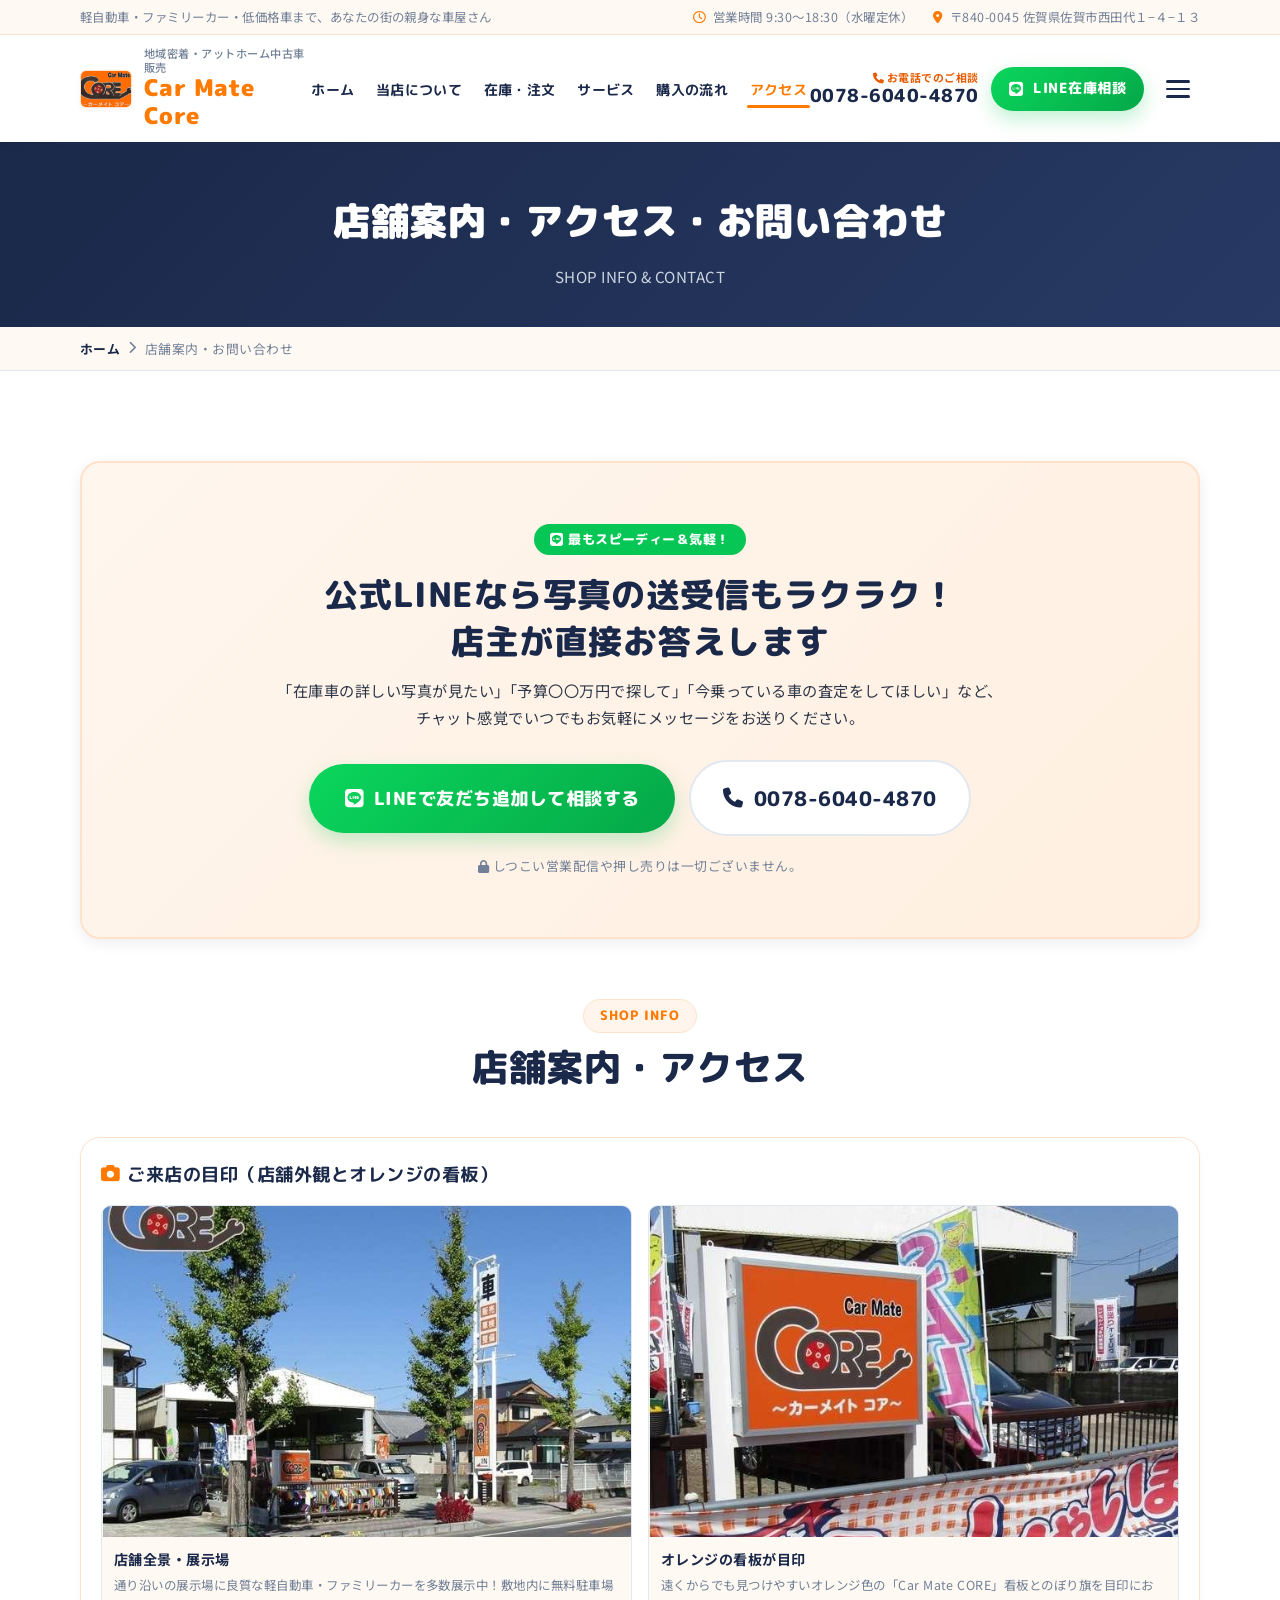
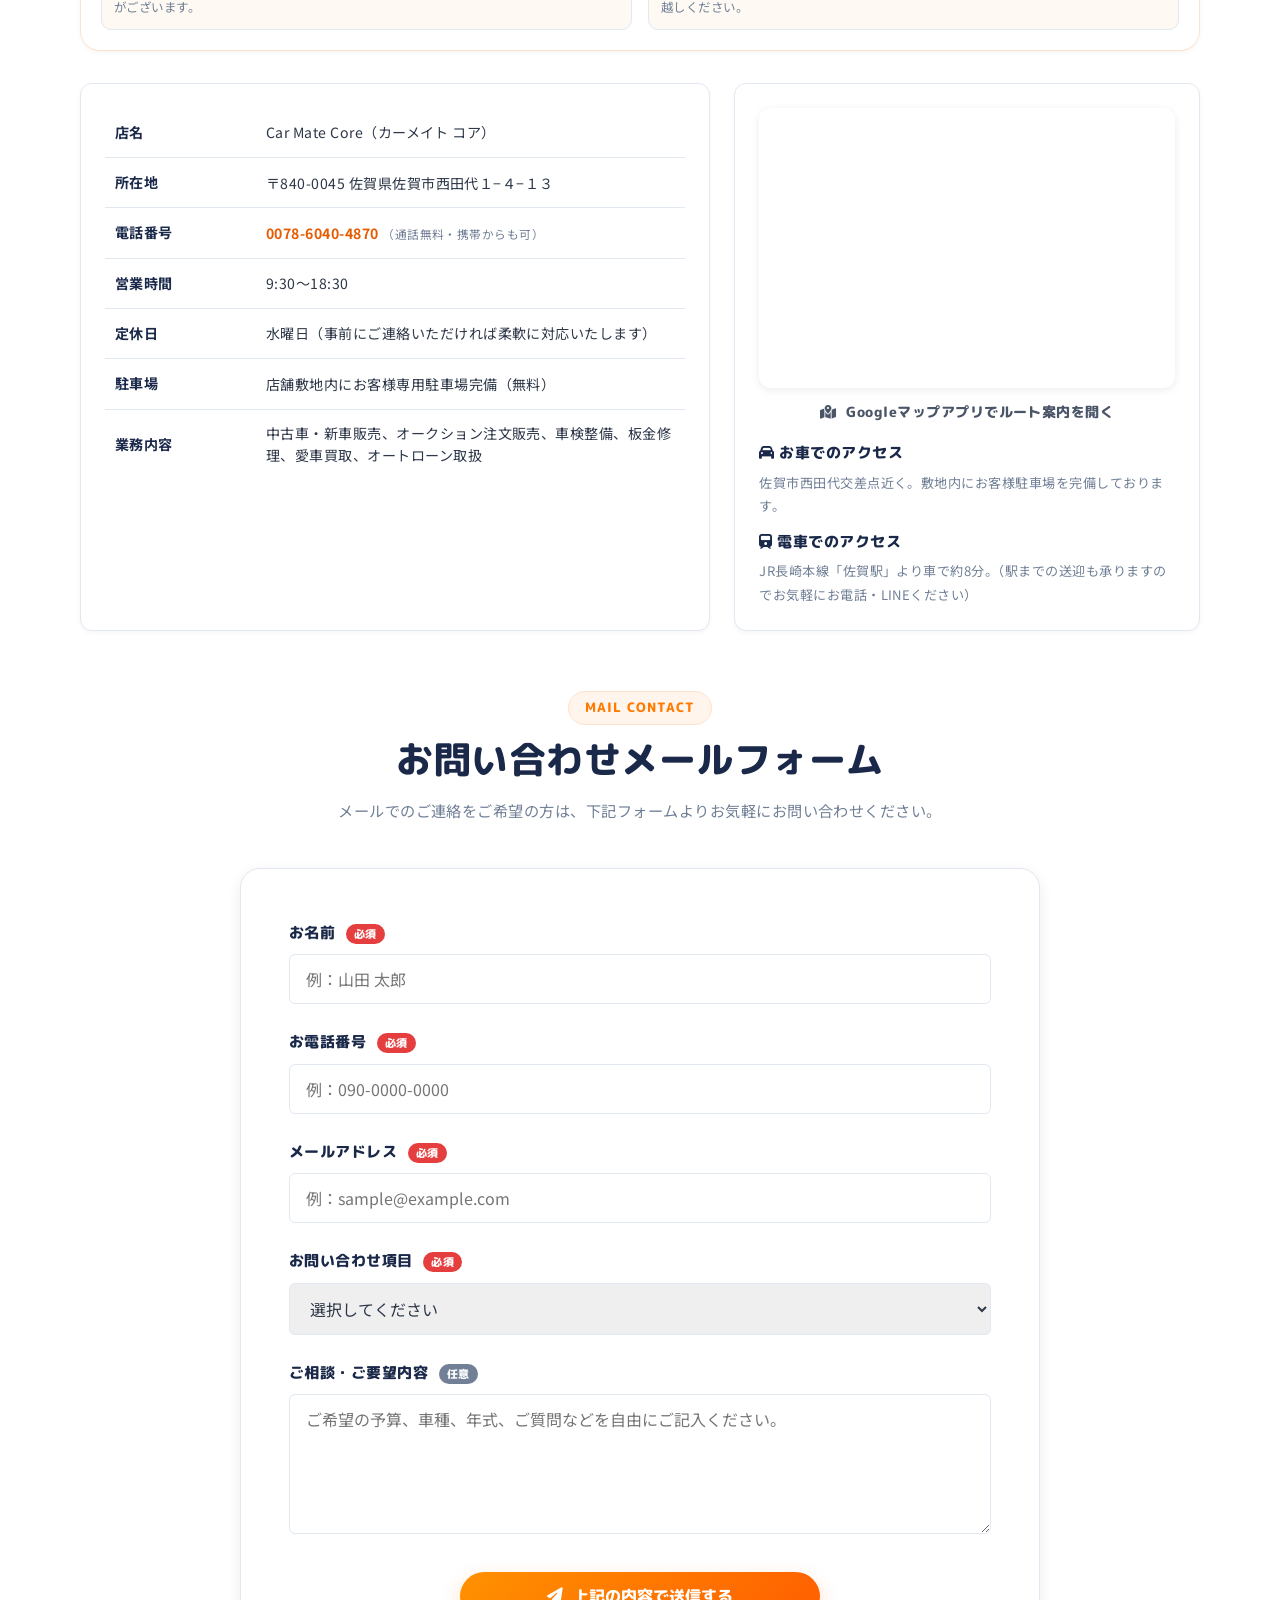
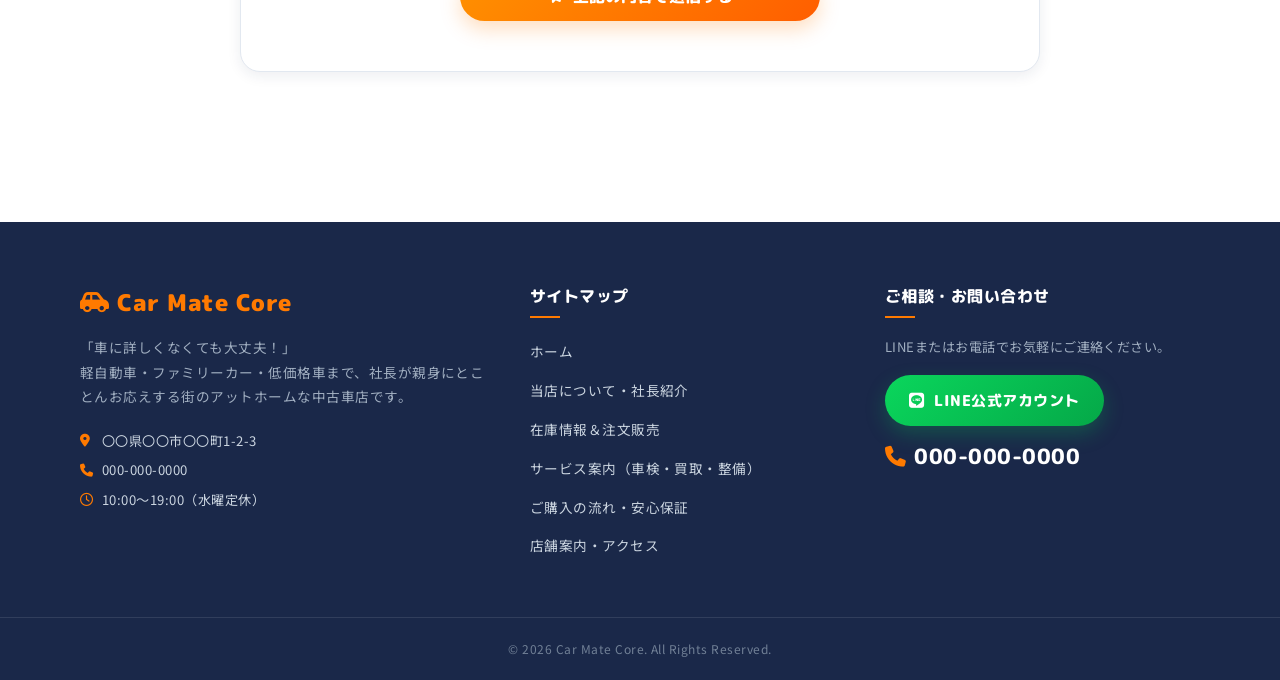
<file: contact.html>
<!DOCTYPE html>
<html lang="ja">
<head>
  <meta charset="UTF-8">
  <meta name="viewport" content="width=device-width, initial-scale=1.0">
  <title>店舗案内・アクセス・お問い合わせ | Car Mate Core（カーメイト コア）</title>
  <meta name="description" content="Car Mate Core（カーメイト コア）の店舗情報、アクセス、公式LINE相談、お問い合わせフォーム。営業時間10:00〜19:00（水曜定休）。駐車場完備。">
  <link rel="preconnect" href="https://fonts.googleapis.com">
  <link rel="preconnect" href="https://fonts.gstatic.com" crossorigin>
  <link href="https://fonts.googleapis.com/css2?family=M+PLUS+Rounded+1c:wght@500;700;800;900&family=Noto+Sans+JP:wght@400;500;700;900&display=swap" rel="stylesheet">
  <link rel="stylesheet" href="https://cdnjs.cloudflare.com/ajax/libs/font-awesome/6.4.0/css/all.min.css">
  <link rel="stylesheet" href="css/style.css">
  <style>
    .contact-form-card {
      background: var(--white);
      border-radius: var(--radius-lg);
      padding: 40px 24px;
      box-shadow: var(--shadow-md);
      border: 1px solid var(--border-color);
      max-width: 800px;
      margin: 0 auto 60px;
    }
    @media (min-width: 769px) {
      .contact-form-card { padding: 50px 48px; }
    }
    .form-group {
      margin-bottom: 24px;
    }
    .form-label {
      display: block;
      font-family: var(--font-round);
      font-size: 0.95rem;
      font-weight: 800;
      color: var(--navy);
      margin-bottom: 8px;
    }
    .label-required {
      background: #E53E3E;
      color: var(--white);
      font-size: 0.7rem;
      padding: 2px 8px;
      border-radius: var(--radius-full);
      margin-left: 6px;
    }
    .label-optional {
      background: var(--muted-text);
      color: var(--white);
      font-size: 0.7rem;
      padding: 2px 8px;
      border-radius: var(--radius-full);
      margin-left: 6px;
    }
    .form-control {
      width: 100%;
      padding: 12px 16px;
      border: 1px solid var(--border-color);
      border-radius: var(--radius-sm);
      font-family: var(--font-base);
      font-size: 1rem;
      color: var(--dark-text);
      transition: border-color 0.2s;
    }
    .form-control:focus {
      outline: none;
      border-color: var(--primary);
      box-shadow: 0 0 0 3px rgba(255, 122, 0, 0.15);
    }
    textarea.form-control {
      min-height: 140px;
      resize: vertical;
    }
  </style>
</head>
<body>

  <!-- ==================== HEADER ==================== -->
  <header class="site-header">
    <div class="header-topbar pc-only">
      <div class="container topbar-inner">
        <p class="topbar-tagline">軽自動車・ファミリーカー・低価格車まで、あなたの街の親身な車屋さん</p>
        <div class="topbar-links">
          <span><i class="fa-regular fa-clock"></i> 営業時間 9:30〜18:30（水曜定休）</span>
          <span><i class="fa-solid fa-location-dot"></i> 〒840-0045 佐賀県佐賀市西田代１−４−１３</span>
        </div>
      </div>
    </div>

    <div class="header-main">
      <div class="container header-inner">
        <div class="header-logo">
          <a href="index.html" class="logo-link">
            <img src="images/logo.jpg" alt="Car Mate Core ロゴ" class="header-logo-img">
            <div class="logo-text-group">
              <span class="logo-sub">地域密着・アットホーム中古車販売</span>
              <span class="logo-main">Car Mate Core</span>
            </div>
          </a>
        </div>

        <nav class="global-nav pc-only">
          <ul class="nav-list">
            <li class="nav-item"><a href="index.html">ホーム</a></li>
            <li class="nav-item"><a href="about.html">当店について</a></li>
            <li class="nav-item"><a href="stock.html">在庫・注文</a></li>
            <li class="nav-item"><a href="service.html">サービス</a></li>
            <li class="nav-item"><a href="flow.html">購入の流れ</a></li>
            <li class="nav-item current"><a href="contact.html">アクセス</a></li>
          </ul>
        </nav>

        <div class="header-actions">
          <a href="tel:0078-6040-4870" class="header-tel pc-only">
            <span class="tel-label"><i class="fa-solid fa-phone"></i> お電話でのご相談</span>
            <span class="tel-number">0078-6040-4870</span>
          </a>
          <a href="contact.html#line" class="btn btn-header-line">
            <i class="fa-brands fa-line"></i> <span>LINE在庫相談</span>
          </a>
          <button type="button" class="hamburger-btn sp-only" id="hamburgerBtn" aria-label="メニューを開く">
            <span></span><span></span><span></span>
          </button>
        </div>
      </div>
    </div>

    <!-- Mobile Drawer -->
    <div class="mobile-drawer" id="mobileDrawer">
      <div class="drawer-inner">
        <ul class="drawer-nav">
          <li><a href="index.html"><i class="fa-solid fa-house"></i> ホーム</a></li>
          <li><a href="about.html"><i class="fa-solid fa-user-tie"></i> 当店について・社長紹介</a></li>
          <li><a href="stock.html"><i class="fa-solid fa-car"></i> 在庫情報＆注文販売</a></li>
          <li><a href="service.html"><i class="fa-solid fa-wrench"></i> サービス案内（車検・買取）</a></li>
          <li><a href="flow.html"><i class="fa-solid fa-clipboard-check"></i> ご購入の流れ・安心保証</a></li>
          <li><a href="contact.html"><i class="fa-solid fa-location-dot"></i> 店舗案内・アクセス</a></li>
        </ul>
        <div class="drawer-contact">
          <a href="tel:0078-6040-4870" class="btn btn-drawer-tel"><i class="fa-solid fa-phone"></i> 0078-6040-4870</a>
          <a href="contact.html#line" class="btn btn-drawer-line"><i class="fa-brands fa-line"></i> LINEで気軽に相談</a>
          <button type="button" class="btn btn-drawer-close" id="drawerCloseBtn" aria-label="メニューを閉じる">
            <i class="fa-solid fa-chevron-up"></i> 閉じる
          </button>
        </div>
      </div>
    </div>
  </header>

  <!-- ==================== PAGE HERO & BREADCRUMB ==================== -->
  <div class="page-hero">
    <div class="container">
      <h1 class="page-hero-title">店舗案内・アクセス・お問い合わせ</h1>
      <p class="page-hero-sub">SHOP INFO & CONTACT</p>
    </div>
  </div>

  <div class="breadcrumb-bar">
    <div class="container">
      <ul class="breadcrumb-list">
        <li><a href="index.html">ホーム</a></li>
        <li><i class="fa-solid fa-chevron-right"></i></li>
        <li>店舗案内・お問い合わせ</li>
      </ul>
    </div>
  </div>

  <!-- ==================== MAIN CONTENT ==================== -->
  <main class="section-space">
    <div class="container">

      <!-- LINE CTA Box -->
      <section id="line" class="cta-banner-box" style="margin-bottom: 60px;">
        <span class="cta-badge"><i class="fa-brands fa-line"></i> 最もスピーディー＆気軽！</span>
        <h2 class="cta-banner-title">公式LINEなら写真の送受信もラクラク！<br>店主が直接お答えします</h2>
        <p class="cta-banner-desc">
          「在庫車の詳しい写真が見たい」「予算〇〇万円で探して」「今乗っている車の査定をしてほしい」など、<br class="pc-only">
          チャット感覚でいつでもお気軽にメッセージをお送りください。
        </p>
        <div class="cta-banner-buttons">
          <a href="https://line.me/R/ti/p/" target="_blank" rel="noopener noreferrer" class="btn btn-line-banner">
            <i class="fa-brands fa-line"></i> LINEで友だち追加して相談する
          </a>
          <a href="tel:0078-6040-4870" class="btn btn-tel-banner">
            <i class="fa-solid fa-phone"></i> 0078-6040-4870
          </a>
        </div>
        <p class="cta-banner-note"><i class="fa-solid fa-lock"></i> しつこい営業配信や押し売りは一切ございません。</p>
      </section>

      <!-- Shop Info & Map Section -->
      <section style="margin-bottom: 60px;">
        <div class="section-title-wrap text-center">
          <span class="sub-heading">SHOP INFO</span>
          <h2 class="main-heading">店舗案内・アクセス</h2>
        </div>

        <!-- Landmark & Appearance Photo Box -->
        <div style="background:var(--white); border-radius:var(--radius-lg); padding:20px; border:1.5px solid var(--border-warm); box-shadow:var(--shadow-sm); margin-bottom:32px;">
          <h3 style="font-family:var(--font-round); font-size:1.15rem; color:var(--navy); margin-bottom:14px; display:flex; align-items:center; gap:8px;">
            <i class="fa-solid fa-camera" style="color:var(--primary);"></i> ご来店の目印（店舗外観とオレンジの看板）
          </h3>
          <div style="display:grid; grid-template-columns:repeat(auto-fit, minmax(260px, 1fr)); gap:16px;">
            <div style="border-radius:10px; overflow:hidden; border:1px solid var(--border-color); background:var(--bg-warm);">
              <img src="images/shop-exterior.jpg" alt="Car Mate Core 店舗全景・展示場" style="width:100%; aspect-ratio:16/10; object-fit:cover; display:block;" loading="lazy">
              <div style="padding:10px 12px;">
                <strong style="color:var(--navy); font-size:0.88rem; display:block;">店舗全景・展示場</strong>
                <p style="font-size:0.78rem; color:var(--muted-text); margin:2px 0 0;">通り沿いの展示場に良質な軽自動車・ファミリーカーを多数展示中！敷地内に無料駐車場がございます。</p>
              </div>
            </div>
            <div style="border-radius:10px; overflow:hidden; border:1px solid var(--border-color); background:var(--bg-warm);">
              <img src="images/shop-sign.jpg" alt="Car Mate Core オレンジの看板" style="width:100%; aspect-ratio:16/10; object-fit:cover; display:block;" loading="lazy">
              <div style="padding:10px 12px;">
                <strong style="color:var(--navy); font-size:0.88rem; display:block;">オレンジの看板が目印</strong>
                <p style="font-size:0.78rem; color:var(--muted-text); margin:2px 0 0;">遠くからでも見つけやすいオレンジ色の「Car Mate CORE」看板とのぼり旗を目印にお越しください。</p>
              </div>
            </div>
          </div>
        </div>

        <div class="shop-grid">
          <div class="shop-table-card">
            <table class="shop-info-table">
              <tr>
                <th>店名</th>
                <td>Car Mate Core（カーメイト コア）</td>
              </tr>
              <tr>
                <th>所在地</th>
                <td>〒840-0045 佐賀県佐賀市西田代１−４−１３</td>
              </tr>
              <tr>
                <th>電話番号</th>
                <td><a href="tel:0078-6040-4870" class="link-tel">0078-6040-4870</a> <small class="text-muted">（通話無料・携帯からも可）</small></td>
              </tr>
              <tr>
                <th>営業時間</th>
                <td>9:30〜18:30</td>
              </tr>
              <tr>
                <th>定休日</th>
                <td>水曜日（事前にご連絡いただければ柔軟に対応いたします）</td>
              </tr>
              <tr>
                <th>駐車場</th>
                <td>店舗敷地内にお客様専用駐車場完備（無料）</td>
              </tr>
              <tr>
                <th>業務内容</th>
                <td>中古車・新車販売、オークション注文販売、車検整備、板金修理、愛車買取、オートローン取扱</td>
              </tr>
            </table>
          </div>

          <div class="shop-map-card">
            <div style="border-radius:12px; overflow:hidden; box-shadow:0 2px 8px rgba(0,0,0,0.08);">
              <iframe src="https://maps.google.com/maps?q=佐賀県佐賀市西田代1-4-13&hl=ja&z=16&output=embed" width="100%" height="280" style="border:0; display:block;" allowfullscreen="" loading="lazy"></iframe>
            </div>
            <a href="https://maps.google.co.jp/maps?q=33.2493635,130.2869424" target="_blank" rel="noopener noreferrer" class="btn btn-outline" style="margin-top:12px; width:100%; justify-content:center; font-size:0.88rem;">
              <i class="fa-solid fa-map-location-dot"></i> Googleマップアプリでルート案内を開く
            </a>
            <div class="shop-access-guide" style="margin-top:14px;">
              <h4><i class="fa-solid fa-car"></i> お車でのアクセス</h4>
              <p>佐賀市西田代交差点近く。敷地内にお客様駐車場を完備しております。</p>
              <h4 style="margin-top: 10px;"><i class="fa-solid fa-train"></i> 電車でのアクセス</h4>
              <p>JR長崎本線「佐賀駅」より車で約8分。（駅までの送迎も承りますのでお気軽にお電話・LINEください）</p>
            </div>
          </div>
        </div>
      </section>

      <!-- Web Contact Form -->
      <section>
        <div class="section-title-wrap text-center">
          <span class="sub-heading">MAIL CONTACT</span>
          <h2 class="main-heading">お問い合わせメールフォーム</h2>
          <p class="heading-lead">メールでのご連絡をご希望の方は、下記フォームよりお気軽にお問い合わせください。</p>
        </div>

        <div class="contact-form-card">
          <form action="#" method="POST" onsubmit="alert('お問い合わせありがとうございます。担当者より折り返しご連絡いたします。（※デモ送信用です）'); return false;">
            <div class="form-group">
              <label class="form-label" for="userName">お名前 <span class="label-required">必須</span></label>
              <input type="text" id="userName" name="userName" class="form-control" placeholder="例：山田 太郎" required>
            </div>

            <div class="form-group">
              <label class="form-label" for="userTel">お電話番号 <span class="label-required">必須</span></label>
              <input type="tel" id="userTel" name="userTel" class="form-control" placeholder="例：090-0000-0000" required>
            </div>

            <div class="form-group">
              <label class="form-label" for="userEmail">メールアドレス <span class="label-required">必須</span></label>
              <input type="email" id="userEmail" name="userEmail" class="form-control" placeholder="例：sample@example.com" required>
            </div>

            <div class="form-group">
              <label class="form-label" for="contactType">お問い合わせ項目 <span class="label-required">必須</span></label>
              <select id="contactType" name="contactType" class="form-control" required>
                <option value="">選択してください</option>
                <option value="在庫車について">在庫車両についてのお問い合わせ</option>
                <option value="注文販売のご相談">注文販売（お車探し）のご相談</option>
                <option value="車検・点検・整備">車検・点検・オイル交換について</option>
                <option value="愛車の買取・下取り">愛車の下取り・査定について</option>
                <option value="その他">その他のお問い合わせ</option>
              </select>
            </div>

            <div class="form-group">
              <label class="form-label" for="userMessage">ご相談・ご要望内容 <span class="label-optional">任意</span></label>
              <textarea id="userMessage" name="userMessage" class="form-control" placeholder="ご希望の予算、車種、年式、ご質問などを自由にご記入ください。"></textarea>
            </div>

            <div class="text-center" style="margin-top: 30px;">
              <button type="submit" class="btn btn-primary-hero" style="width: 100%; max-width: 360px;">
                <i class="fa-solid fa-paper-plane"></i> 上記の内容で送信する
              </button>
            </div>
          </form>
        </div>
      </section>

    </div>
  </main>

  <!-- ==================== FOOTER ==================== -->
  <footer class="site-footer">
    <div class="container footer-main-inner">
      <div class="footer-col-brand">
        <span class="footer-logo"><i class="fa-solid fa-car-side"></i> Car Mate Core</span>
        <p class="footer-intro">
          「車に詳しくなくても大丈夫！」<br>
          軽自動車・ファミリーカー・低価格車まで、社長が親身にとことんお応えする街のアットホームな中古車店です。
        </p>
        <div class="footer-contact-info">
          <p><i class="fa-solid fa-location-dot"></i> 〇〇県〇〇市〇〇町1-2-3</p>
          <p><i class="fa-solid fa-phone"></i> 000-000-0000</p>
          <p><i class="fa-regular fa-clock"></i> 10:00〜19:00（水曜定休）</p>
        </div>
      </div>
      <div class="footer-col-nav">
        <h4 class="footer-nav-title">サイトマップ</h4>
        <ul class="footer-links">
          <li><a href="index.html">ホーム</a></li>
          <li><a href="about.html">当店について・社長紹介</a></li>
          <li><a href="stock.html">在庫情報＆注文販売</a></li>
          <li><a href="service.html">サービス案内（車検・買取・整備）</a></li>
          <li><a href="flow.html">ご購入の流れ・安心保証</a></li>
          <li><a href="contact.html">店舗案内・アクセス</a></li>
        </ul>
      </div>
      <div class="footer-col-cta">
        <h4 class="footer-nav-title">ご相談・お問い合わせ</h4>
        <p class="footer-cta-text">LINEまたはお電話でお気軽にご連絡ください。</p>
        <a href="contact.html#line" class="btn btn-footer-line"><i class="fa-brands fa-line"></i> LINE公式アカウント</a>
        <a href="tel:000-000-0000" class="footer-tel-link"><i class="fa-solid fa-phone"></i> 000-000-0000</a>
      </div>
    </div>
    <div class="footer-bottom">
      <div class="container footer-bottom-inner">
        <p class="copyright">&copy; 2026 Car Mate Core. All Rights Reserved.</p>
      </div>
    </div>
  </footer>

  <aside class="mobile-sticky-bar sp-only">
    <a href="tel:0078-6040-4870" class="sticky-btn sticky-tel"><i class="fa-solid fa-phone"></i><span>電話で相談</span></a>
    <a href="contact.html#line" class="sticky-btn sticky-line"><i class="fa-brands fa-line"></i><span>LINEで在庫相談</span></a>
  </aside>

  <script>
    const hamburgerBtn = document.getElementById('hamburgerBtn');
    const mobileDrawer = document.getElementById('mobileDrawer');
    if (hamburgerBtn && mobileDrawer) {
      hamburgerBtn.addEventListener('click', () => {
        hamburgerBtn.classList.toggle('active');
        mobileDrawer.classList.toggle('open');
        document.body.classList.toggle('no-scroll');
      });

      mobileDrawer.querySelectorAll('a, .btn-drawer-close').forEach(elem => {
        elem.addEventListener('click', () => {
          hamburgerBtn.classList.remove('active');
          mobileDrawer.classList.remove('open');
          document.body.classList.remove('no-scroll');
        });
      });
    }
  </script>
</body>
</html>
</file>
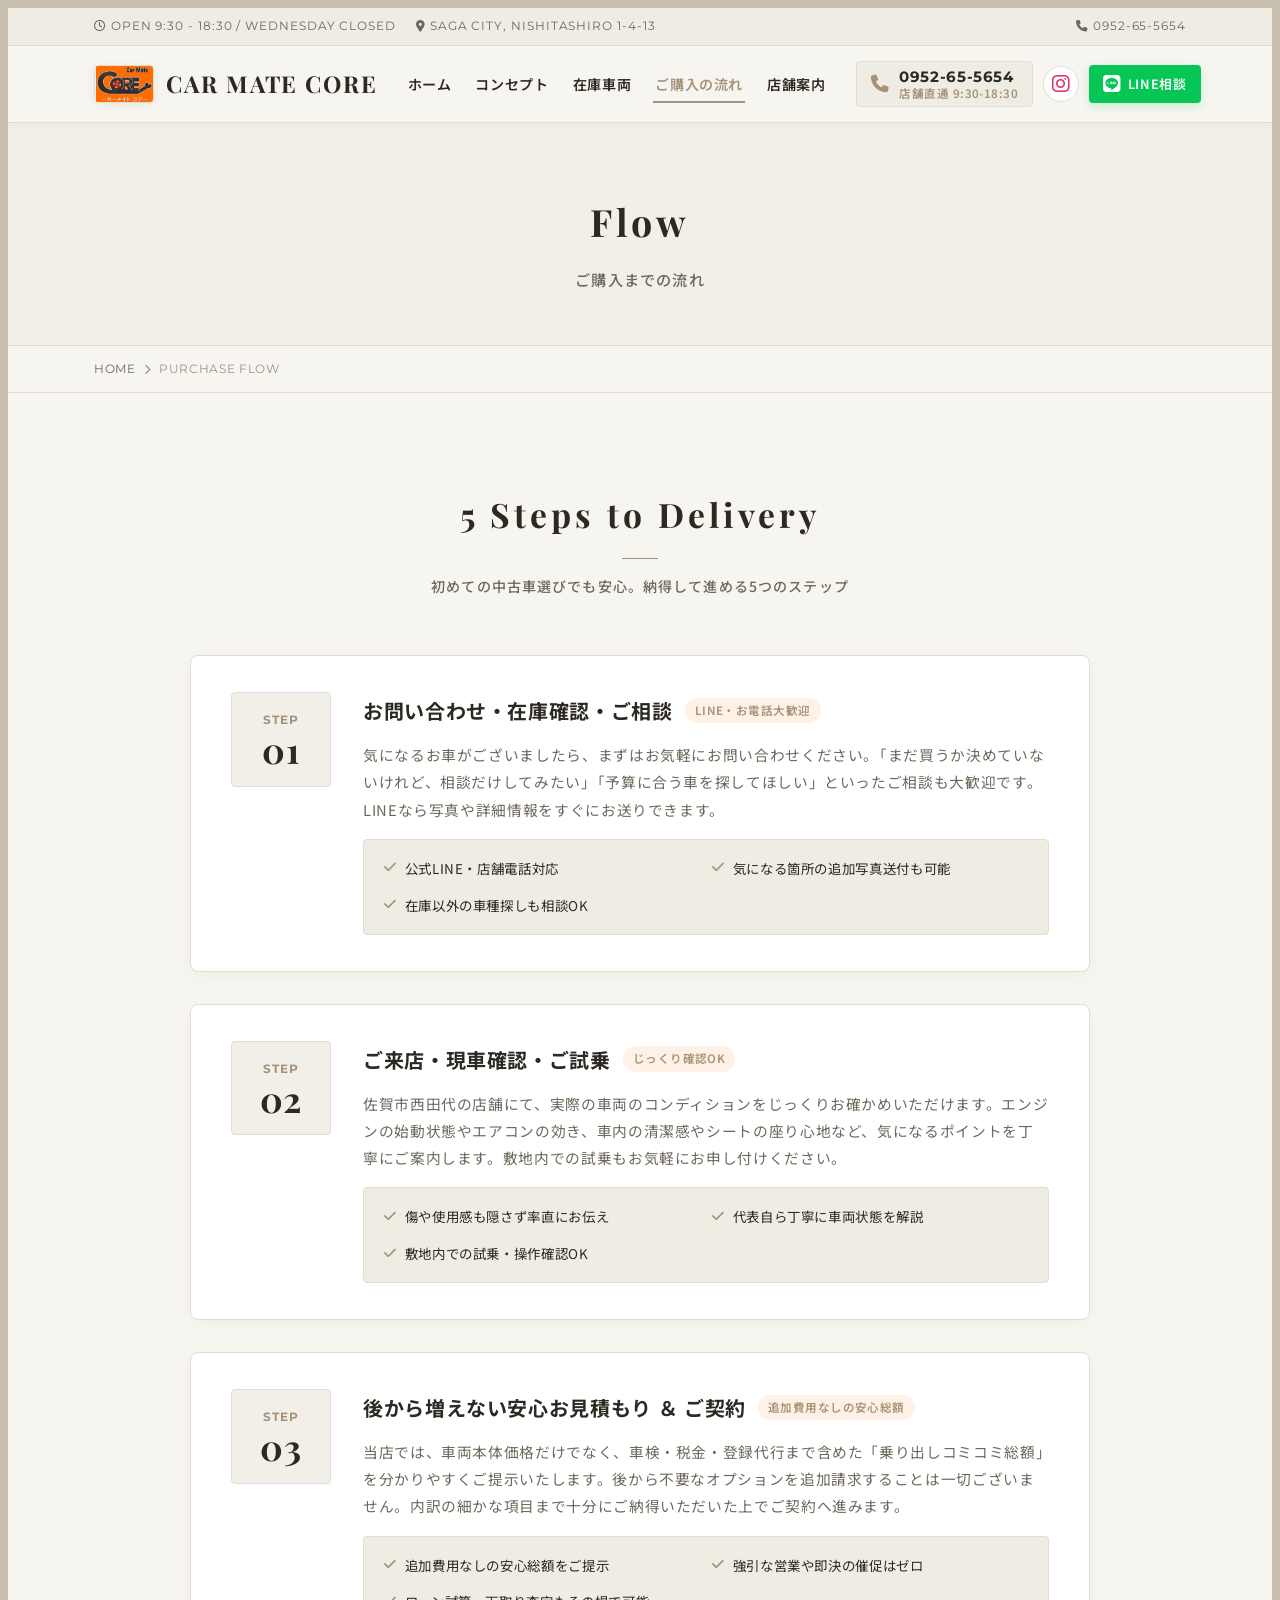
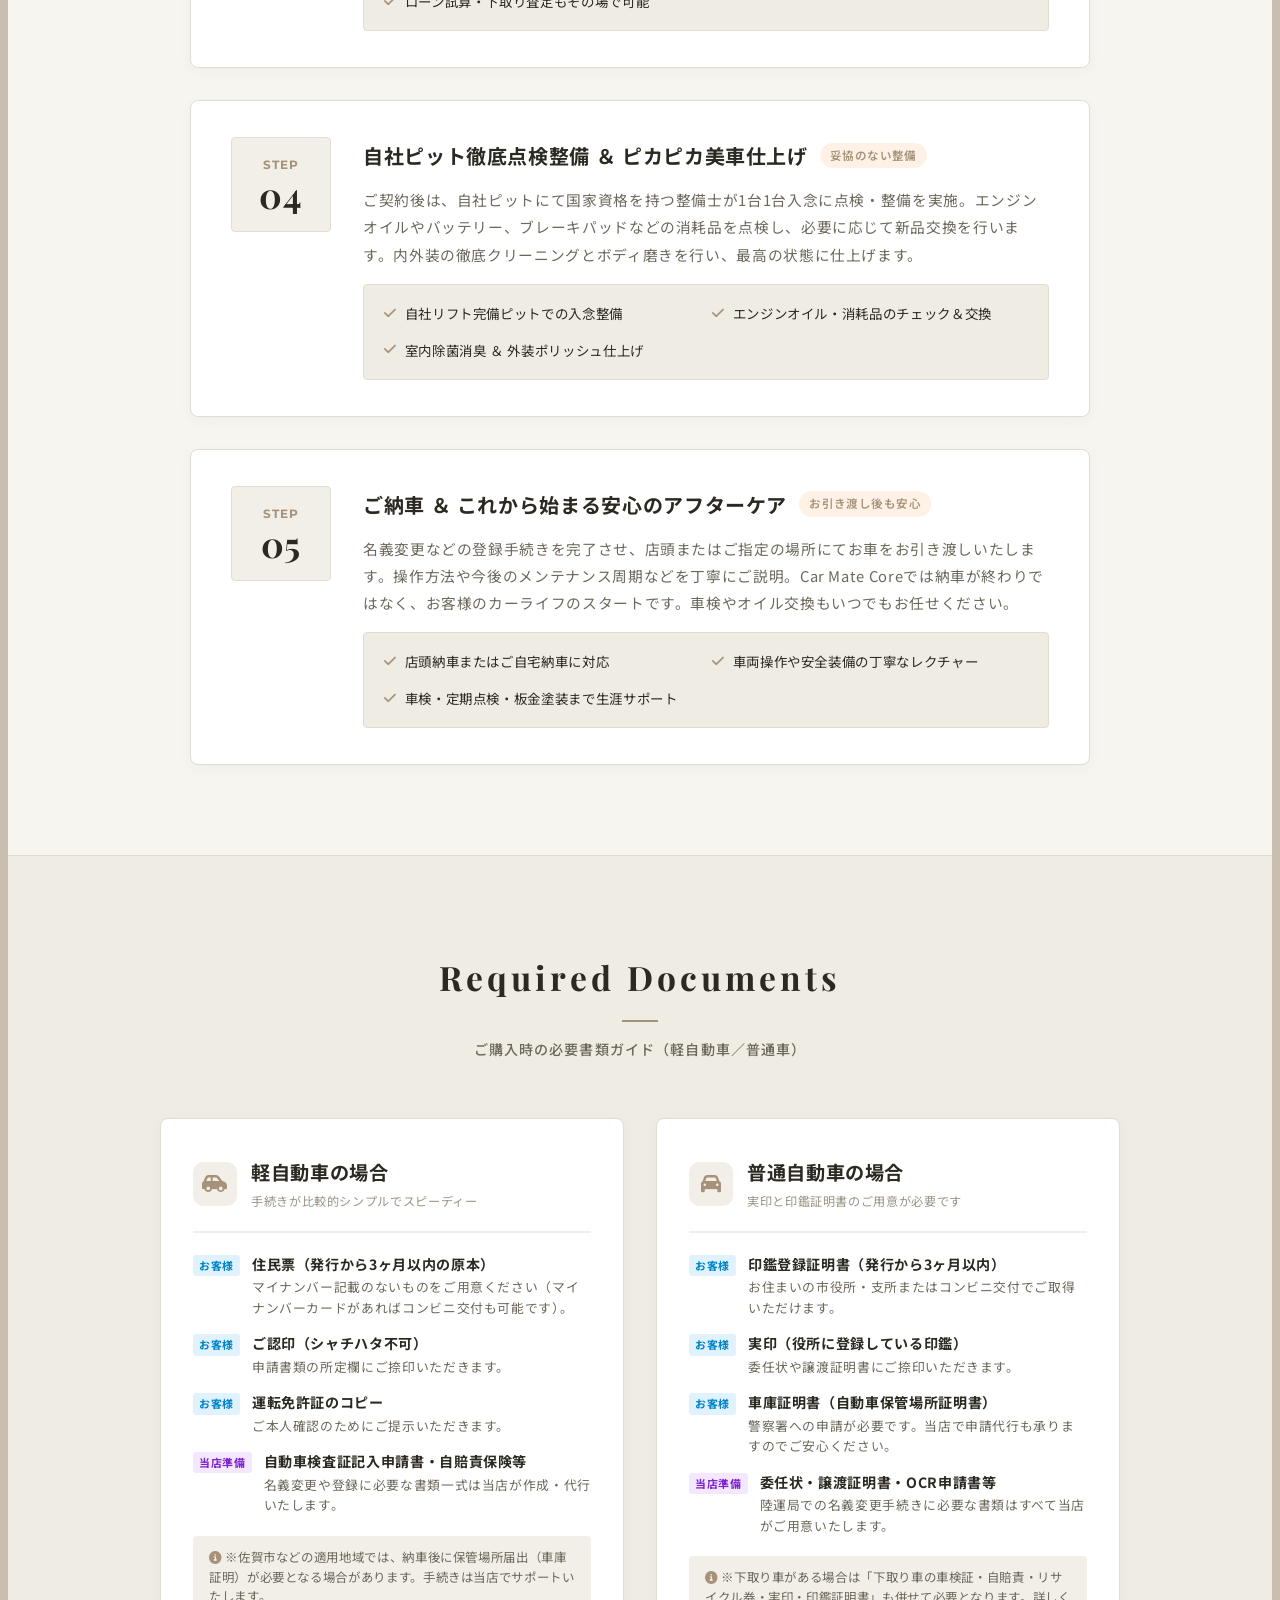
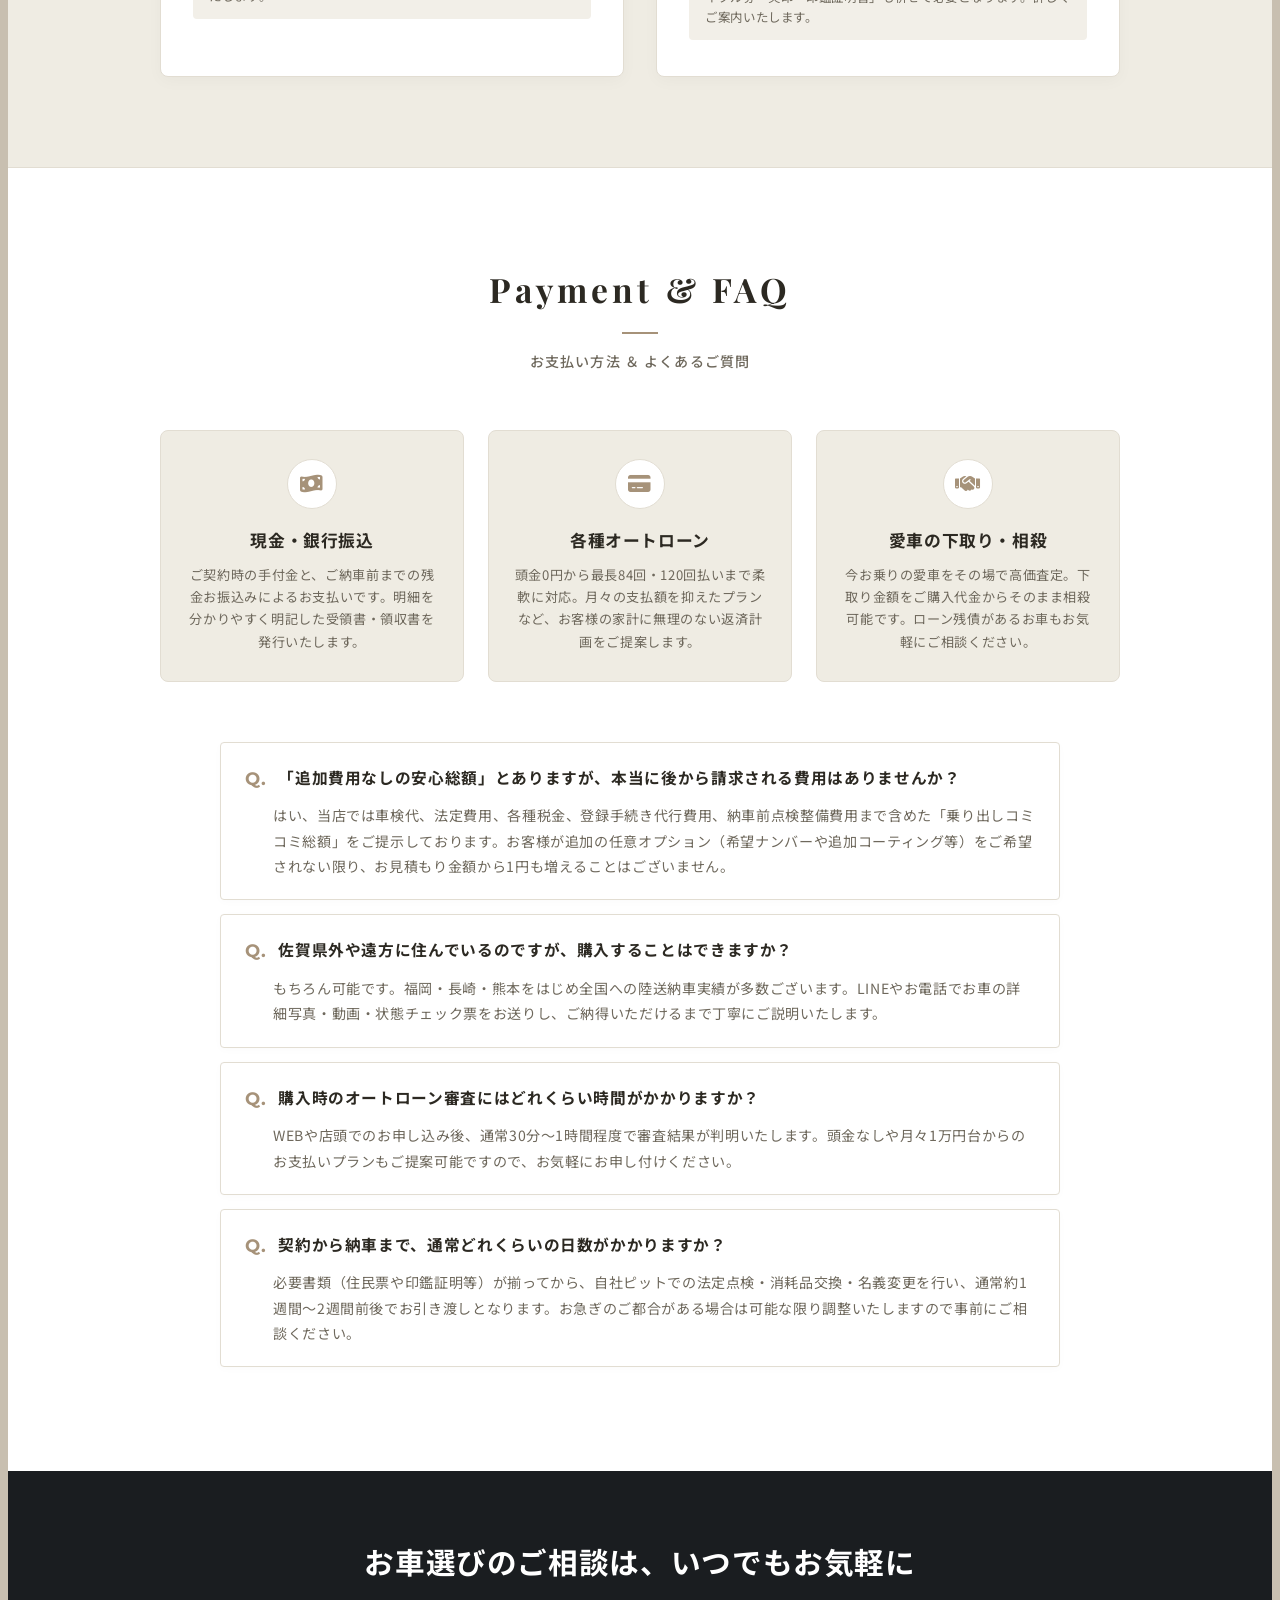
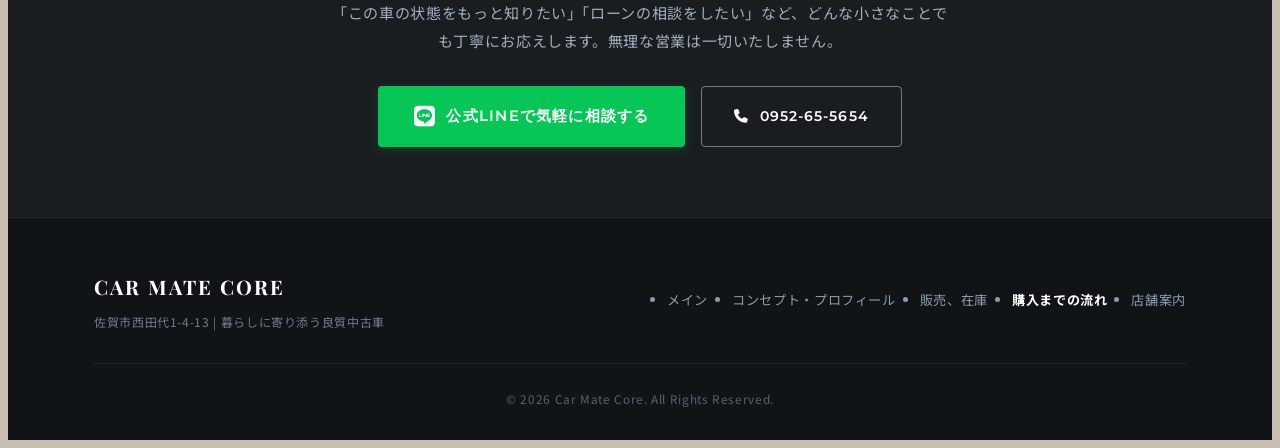
<file: flow.html>
<!DOCTYPE html>
<html lang="ja">
<head>
  <meta charset="UTF-8">
  <meta name="viewport" content="width=device-width, initial-scale=1.0">
  <title>ご購入までの流れ・必要書類 | Car Mate Core - 佐賀市の中古車販売</title>
  <meta name="description" content="Car Mate Core（カーメイト コア）の中古車ご購入手順をご案内。お問い合わせ・現車確認から、追加費用なしの安心お見積もり、自社ピット点検整備、ピカピカ納車までの5ステップと必要書類を丁寧に解説します。">

  <!-- Google Fonts: Playfair Display (Serif), Montserrat (Sans), Noto Sans JP -->
  <link rel="preconnect" href="https://fonts.googleapis.com">
  <link rel="preconnect" href="https://fonts.gstatic.com" crossorigin>
  <link href="https://fonts.googleapis.com/css2?family=Montserrat:wght@400;500;600;700&family=Noto+Sans+JP:wght@400;500;700&family=Playfair+Display:ital,wght@0,600;0,700;1,400&display=swap" rel="stylesheet">
  
  <!-- FontAwesome 6 -->
  <link rel="stylesheet" href="https://cdnjs.cloudflare.com/ajax/libs/font-awesome/6.5.1/css/all.min.css">

  <style>

    /* Global Page Horizontal Wobble Lock */
    html, body {
      overflow-x: clip !important;
      max-width: 100% !important;
      width: 100% !important;
      overscroll-behavior-x: none !important;
    }

    :root {
      --bg-main: #FFFFFF;
      --bg-sub: #FAF9F6;
      --bg-warm: #F4EFEB;
      --bg-dark: #1A1D20;
      --text-main: #1A1D20;
      --text-sub: #555B62;
      --text-muted: #8C939D;
      --text-light: #FFFFFF;
      --accent: #E06D26;
      --accent-hover: #C55716;
      --line: #E8EBF0;
      --line-subtle: #F1F4F8;
      --font-serif: 'Playfair Display', 'Yu Mincho', serif;
      --font-en: 'Montserrat', sans-serif;
      --font-jp: 'Noto Sans JP', sans-serif;
      --radius-sm: 4px;
      --radius-md: 8px;
      --radius-lg: 16px;
    }

    *, *::before, *::after {
      box-sizing: border-box;
      margin: 0;
      padding: 0;
    }

    body {
      font-family: var(--font-jp);
      color: var(--text-main);
      background-color: var(--bg-main);
      line-height: 1.85;
      letter-spacing: 0.04em;
      -webkit-font-smoothing: antialiased;
      overflow-x: hidden;
    }

    a {
      color: inherit;
      text-decoration: none;
      transition: color 0.25s ease;
    }

    img {
      max-width: 100%;
      height: auto;
      display: block;
    }

    .container {
      width: 100%;
      max-width: 1140px;
      margin: 0 auto;
      padding: 0 24px;
    }

    .section-padding {
      padding: 90px 0;
    }

    /* Section Header */
    .section-header {
      text-align: center;
      margin-bottom: 56px;
    }

    .section-en-title {
      font-family: var(--font-serif);
      font-size: 2.1rem;
      font-weight: 700;
      letter-spacing: 0.12em;
      color: var(--text-main);
      display: inline-block;
      position: relative;
    }

    .section-en-title::after {
      content: '';
      display: block;
      width: 36px;
      height: 1.5px;
      background: var(--accent);
      margin: 12px auto 0;
    }

    .section-jp-sub {
      font-size: 0.88rem;
      color: var(--text-sub);
      font-weight: 500;
      letter-spacing: 0.08em;
      margin-top: 14px;
    }

    /* Top Utility Bar */
    .top-bar {
      background: var(--bg-warm);
      border-bottom: 1px solid var(--line);
      font-size: 0.72rem;
      color: var(--text-sub);
      padding: 8px 0;
      letter-spacing: 0.08em;
      font-family: var(--font-en);
    }

    .top-bar-inner {
      display: flex;
      justify-content: space-between;
      align-items: center;
    }

    .top-bar-info {
      display: flex;
      gap: 20px;
    }

    /* Site Header */
    .site-header {
      background: rgba(255, 255, 255, 0.98);
      backdrop-filter: blur(12px);
      border-bottom: 1px solid var(--line);
      position: sticky;
      top: 0;
      z-index: 1000;
    }

    .header-inner {
      display: flex;
      align-items: center;
      justify-content: space-between;
      height: 84px;
      gap: 20px;
    }

    .brand-logo-wrap {
      display: flex;
      align-items: center;
      gap: 16px;
      text-decoration: none;
    }

    .brand-logo-img {
      height: 44px;
      width: auto;
      aspect-ratio: 709 / 446;
      object-fit: contain;
      border-radius: 4px;
      border: 1px solid var(--line);
      box-shadow: 0 2px 8px rgba(0,0,0,0.06);
    }

    .brand-title {
      font-family: var(--font-serif);
      font-size: 1.6rem;
      font-weight: 700;
      letter-spacing: 0.1em;
      color: var(--text-main);
      line-height: 1.15;
      white-space: nowrap;
    }

    .brand-subtitle {
      font-family: var(--font-en);
      font-size: 0.72rem;
      font-weight: 500;
      color: var(--text-sub);
      letter-spacing: 0.16em;
      text-transform: uppercase;
      display: block;
      margin-top: 2px;
    }

    /* Header Right Actions */
    .header-right-group {
      display: flex;
      align-items: center;
      gap: 14px;
    }

    .header-tel-box {
      display: flex;
      align-items: center;
      gap: 10px;
      text-decoration: none;
      padding: 7px 15px;
      border-radius: var(--radius-sm);
      border: 1px solid var(--line);
      background: var(--bg-sub);
      transition: all 0.25s ease;
    }

    .header-tel-box:hover {
      border-color: var(--accent);
      background: #FFFFFF;
    }

    .header-tel-icon {
      font-size: 1.1rem;
      color: var(--accent);
    }

    .header-tel-info {
      display: flex;
      flex-direction: column;
      line-height: 1.2;
    }

    .header-tel-num {
      font-family: var(--font-en);
      font-size: 1.05rem;
      font-weight: 700;
      color: var(--text-main);
      letter-spacing: 0.04em;
    }

    .header-tel-sub {
      font-size: 0.72rem;
      color: var(--accent);
      font-weight: 600;
      letter-spacing: 0.04em;
    }

    .btn-header-insta {
      display: inline-flex;
      align-items: center;
      justify-content: center;
      width: 40px;
      height: 40px;
      border-radius: 50%;
      background: #FFFFFF;
      border: 1px solid var(--line);
      color: #E1306C;
      font-size: 1.25rem;
      transition: all 0.25s ease;
      text-decoration: none;
    }

    .btn-header-insta:hover {
      background: linear-gradient(45deg, #f09433 0%, #e6683c 25%, #dc2743 50%, #cc2366 75%, #bc1888 100%);
      color: #FFFFFF;
      border-color: transparent;
      box-shadow: 0 4px 14px rgba(225, 48, 108, 0.3);
      transform: translateY(-2px);
    }

    .btn-header-line {
      display: inline-flex;
      align-items: center;
      gap: 6px;
      padding: 9px 16px;
      font-size: 0.8rem;
      font-weight: 600;
      background: #06C755;
      color: #FFFFFF;
      border-radius: var(--radius-sm);
      text-decoration: none;
      transition: all 0.25s ease;
      box-shadow: 0 3px 10px rgba(6, 199, 85, 0.2);
    }

    .btn-header-line:hover {
      background: #05AB49;
      transform: translateY(-2px);
      box-shadow: 0 5px 16px rgba(6, 199, 85, 0.35);
      color: #FFFFFF;
    }

    .header-menu-btn {
      display: inline-flex;
      align-items: center;
      gap: 9px;
      background: var(--bg-dark);
      color: #FFFFFF;
      border: 1px solid var(--bg-dark);
      padding: 9px 16px;
      border-radius: var(--radius-sm);
      cursor: pointer;
      font-family: var(--font-en);
      font-size: 0.8rem;
      font-weight: 600;
      letter-spacing: 0.1em;
      transition: all 0.25s ease;
    }

    .header-menu-btn:hover {
      background: var(--accent);
      border-color: var(--accent);
    }

    .header-menu-bars {
      display: flex;
      flex-direction: column;
      gap: 4px;
      width: 16px;
    }

    .header-menu-bars span {
      display: block;
      height: 2px;
      background: #FFFFFF;
      border-radius: 1px;
    }

    /* Drawer Menu Overlay & Aside */
    .drawer-overlay {
      position: fixed;
      top: 0;
      left: 0;
      width: 100vw;
      height: 100vh;
      background: rgba(0, 0, 0, 0.6);
      opacity: 0;
      visibility: hidden;
      transition: opacity 0.3s ease, visibility 0.3s ease;
      z-index: 1999;
    }

    .drawer-overlay.active {
      opacity: 1;
      visibility: visible;
    }

    .mobile-drawer {
      position: fixed;
      top: 0;
      right: -360px;
      width: 340px;
      max-width: 85vw;
      height: 100vh;
      background: #FFFFFF;
      z-index: 2000;
      box-shadow: -8px 0 30px rgba(0,0,0,0.15);
      transition: right 0.35s cubic-bezier(0.16, 1, 0.3, 1);
      display: flex;
      flex-direction: column;
      padding: 30px 24px;
      overflow-y: auto;
    }

    .mobile-drawer.active {
      right: 0;
    }

    .drawer-header {
      display: flex;
      justify-content: space-between;
      align-items: center;
      padding-bottom: 20px;
      border-bottom: 1px solid var(--line);
      margin-bottom: 24px;
    }

    .drawer-brand {
      font-family: var(--font-serif);
      font-size: 1.2rem;
      font-weight: 700;
      letter-spacing: 0.08em;
      color: var(--text-main);
    }

    .drawer-close-btn {
      background: none;
      border: none;
      font-size: 1.8rem;
      line-height: 1;
      color: var(--text-sub);
      cursor: pointer;
      padding: 4px;
      transition: color 0.2s ease;
    }

    .drawer-close-btn:hover {
      color: var(--accent);
    }

    .drawer-nav-list {
      list-style: none;
      display: flex;
      flex-direction: column;
      gap: 6px;
      margin-bottom: 28px;
    }

    .drawer-nav-link {
      display: flex;
      align-items: baseline;
      justify-content: space-between;
      padding: 12px 14px;
      border-radius: var(--radius-sm);
      font-family: var(--font-en);
      font-size: 0.95rem;
      font-weight: 600;
      letter-spacing: 0.06em;
      color: var(--text-main);
      transition: all 0.2s ease;
      background: transparent;
    }

    .drawer-nav-link .jp {
      font-family: var(--font-jp);
      font-size: 0.74rem;
      font-weight: 400;
      color: var(--text-muted);
      margin-left: 6px;
    }

    .drawer-nav-link:hover {
      background: var(--bg-sub);
      color: var(--accent);
      padding-left: 18px;
    }

    .drawer-links-section {
      padding-top: 24px;
      border-top: 1px solid var(--line);
    }

    .drawer-section-title {
      font-family: var(--font-en);
      font-size: 0.76rem;
      font-weight: 700;
      color: var(--text-sub);
      letter-spacing: 0.12em;
      text-transform: uppercase;
      margin-bottom: 14px;
      display: flex;
      justify-content: space-between;
      align-items: center;
    }

    .drawer-section-title .sub {
      font-size: 0.68rem;
      color: var(--text-muted);
      font-weight: 400;
    }

    .drawer-links-grid {
      display: flex;
      flex-direction: column;
      gap: 10px;
    }

    .drawer-link-card {
      display: flex;
      align-items: center;
      gap: 12px;
      padding: 10px 14px;
      background: var(--bg-sub);
      border: 1px solid var(--line);
      border-radius: var(--radius-sm);
      text-decoration: none;
      transition: all 0.25s ease;
    }

    .drawer-link-card:hover {
      background: #FFFFFF;
      border-color: var(--accent);
      transform: translateX(4px);
    }

    .drawer-link-card .link-icon {
      width: 32px;
      height: 32px;
      border-radius: 6px;
      display: flex;
      align-items: center;
      justify-content: center;
      font-size: 1.1rem;
      flex-shrink: 0;
    }

    .drawer-link-card.line-card .link-icon {
      background: #06C755;
      color: #FFFFFF;
    }

    .drawer-link-card.insta-card .link-icon {
      background: linear-gradient(45deg, #f09433 0%, #e6683c 25%, #dc2743 50%, #cc2366 75%, #bc1888 100%);
      color: #FFFFFF;
    }

    .drawer-link-card.goo-card .link-icon {
      background: #E60012;
      color: #FFFFFF;
    }

    .drawer-link-card.sensor-card .link-icon {
      background: #C30D23;
      color: #FFFFFF;
    }

    .drawer-link-card.stamp-card .link-icon {
      background: #8B5CF6;
      color: #FFFFFF;
    }

    .drawer-link-card .link-info {
      flex: 1;
      display: flex;
      flex-direction: column;
    }

    .drawer-link-card .link-name {
      font-size: 0.82rem;
      font-weight: 700;
      color: var(--text-main);
    }

    .drawer-link-card .link-desc {
      font-size: 0.68rem;
      color: var(--text-muted);
    }

    .drawer-link-card .link-arrow {
      font-size: 0.75rem;
      color: var(--text-muted);
    }

    .stamp-badge {
      display: inline-block;
      font-size: 0.62rem;
      font-weight: 700;
      color: #8B5CF6;
      background: #F3E8FF;
      padding: 1px 6px;
      border-radius: 9999px;
      width: fit-content;
      margin-bottom: 2px;
    }

    .drawer-bottom-card {
      margin-top: 24px;
      padding-top: 20px;
      border-top: 1px solid var(--line);
    }

    .drawer-tel-card {
      background: var(--bg-sub);
      border: 1px solid var(--line);
      border-radius: var(--radius-sm);
      padding: 12px 14px;
      text-align: center;
    }

    /* Page Hero */
    .page-hero {
      background: var(--bg-warm);
      padding: 64px 0 52px;
      text-align: center;
      border-bottom: 1px solid var(--line);
    }

    .page-hero-en {
      font-family: var(--font-serif);
      font-size: 2.35rem;
      font-weight: 700;
      letter-spacing: 0.1em;
      color: var(--text-main);
      margin-bottom: 8px;
    }

    .page-hero-jp {
      font-size: 0.95rem;
      color: var(--text-sub);
      font-weight: 500;
      letter-spacing: 0.08em;
    }

    /* Breadcrumbs */
    .breadcrumb-bar {
      background: var(--bg-main);
      border-bottom: 1px solid var(--line);
      padding: 12px 0;
      font-size: 0.76rem;
      font-family: var(--font-en);
    }

    .breadcrumb-list {
      display: flex;
      align-items: center;
      gap: 8px;
      list-style: none;
      color: var(--text-muted);
    }

    .breadcrumb-list a {
      color: var(--text-sub);
    }

    .breadcrumb-list a:hover {
      color: var(--accent);
    }

    /* Step Timeline Flow */
    .steps-timeline {
      display: flex;
      flex-direction: column;
      gap: 32px;
      max-width: 900px;
      margin: 0 auto;
      position: relative;
    }

    .step-card {
      background: #FFFFFF;
      border: 1px solid var(--line);
      border-radius: var(--radius-md);
      padding: 36px 40px;
      display: grid;
      grid-template-columns: 100px 1fr;
      gap: 32px;
      align-items: start;
      position: relative;
      box-shadow: 0 4px 16px rgba(0,0,0,0.03);
      transition: all 0.3s ease;
    }

    .step-card:hover {
      border-color: var(--accent);
      box-shadow: 0 10px 28px rgba(0,0,0,0.06);
      transform: translateY(-2px);
    }

    .step-number-box {
      display: flex;
      flex-direction: column;
      align-items: center;
      justify-content: center;
      background: var(--bg-warm);
      border: 1px solid var(--line);
      border-radius: var(--radius-sm);
      padding: 16px 10px;
      text-align: center;
    }

    .step-label {
      font-family: var(--font-en);
      font-size: 0.75rem;
      font-weight: 700;
      letter-spacing: 0.1em;
      color: var(--accent);
      text-transform: uppercase;
    }

    .step-num {
      font-family: var(--font-serif);
      font-size: 2.2rem;
      font-weight: 700;
      line-height: 1.1;
      color: var(--text-main);
    }

    .step-body h3 {
      font-size: 1.25rem;
      font-weight: 700;
      color: var(--text-main);
      margin-bottom: 12px;
      display: flex;
      align-items: center;
      gap: 12px;
      flex-wrap: wrap;
    }

    .step-highlight-badge {
      font-size: 0.72rem;
      font-weight: 600;
      background: #FFF1E6;
      color: var(--accent);
      padding: 2px 10px;
      border-radius: 9999px;
      letter-spacing: 0.04em;
    }

    .step-body p {
      font-size: 0.92rem;
      color: var(--text-sub);
      line-height: 1.85;
      margin-bottom: 16px;
    }

    .step-subpoints {
      list-style: none;
      display: grid;
      grid-template-columns: repeat(auto-fit, minmax(220px, 1fr));
      gap: 12px;
      background: var(--bg-sub);
      padding: 16px 20px;
      border-radius: var(--radius-sm);
      border: 1px solid var(--line);
    }

    .step-subpoints li {
      font-size: 0.84rem;
      color: var(--text-main);
      display: flex;
      align-items: center;
      gap: 8px;
    }

    .step-subpoints li i {
      color: var(--accent);
      font-size: 0.85rem;
    }

    /* Document Guide Section */
    .doc-section {
      background: var(--bg-sub);
      border-top: 1px solid var(--line);
    }

    .doc-grid {
      display: grid;
      grid-template-columns: 1fr 1fr;
      gap: 32px;
      max-width: 960px;
      margin: 0 auto;
    }

    .doc-card {
      background: #FFFFFF;
      border: 1px solid var(--line);
      border-radius: var(--radius-md);
      padding: 36px 32px;
      box-shadow: 0 4px 16px rgba(0,0,0,0.03);
    }

    .doc-card-header {
      display: flex;
      align-items: center;
      gap: 14px;
      padding-bottom: 18px;
      border-bottom: 2px solid var(--bg-warm);
      margin-bottom: 20px;
    }

    .doc-card-icon {
      width: 44px;
      height: 44px;
      border-radius: 10px;
      background: var(--bg-warm);
      color: var(--accent);
      display: flex;
      align-items: center;
      justify-content: center;
      font-size: 1.25rem;
    }

    .doc-card-title {
      font-size: 1.2rem;
      font-weight: 700;
      color: var(--text-main);
    }

    .doc-card-sub {
      font-size: 0.76rem;
      color: var(--text-muted);
    }

    .doc-list {
      list-style: none;
      display: flex;
      flex-direction: column;
      gap: 14px;
    }

    .doc-item {
      display: flex;
      align-items: flex-start;
      gap: 12px;
      font-size: 0.88rem;
      color: var(--text-main);
      line-height: 1.6;
    }

    .doc-tag {
      font-size: 0.68rem;
      font-weight: 700;
      padding: 2px 6px;
      border-radius: 3px;
      flex-shrink: 0;
      margin-top: 2px;
    }

    .tag-user {
      background: #E0F2FE;
      color: #0284C7;
    }

    .tag-shop {
      background: #F3E8FF;
      color: #7E22CE;
    }

    .doc-note-box {
      margin-top: 20px;
      padding: 12px 16px;
      background: var(--bg-warm);
      border-radius: var(--radius-sm);
      font-size: 0.78rem;
      color: var(--text-sub);
      line-height: 1.6;
    }

    /* Payment & FAQ Section */
    .payment-section {
      background: #FFFFFF;
      border-top: 1px solid var(--line);
    }

    .payment-grid {
      display: grid;
      grid-template-columns: repeat(3, 1fr);
      gap: 24px;
      max-width: 960px;
      margin: 0 auto 60px;
    }

    .payment-card {
      background: var(--bg-sub);
      border: 1px solid var(--line);
      border-radius: var(--radius-md);
      padding: 28px 24px;
      text-align: center;
      transition: all 0.3s ease;
    }

    .payment-card:hover {
      border-color: var(--accent);
      background: #FFFFFF;
      box-shadow: 0 8px 24px rgba(0,0,0,0.05);
    }

    .payment-icon {
      width: 50px;
      height: 50px;
      margin: 0 auto 16px;
      background: #FFFFFF;
      border: 1px solid var(--line);
      border-radius: 50%;
      display: flex;
      align-items: center;
      justify-content: center;
      color: var(--accent);
      font-size: 1.25rem;
    }

    .payment-card h4 {
      font-size: 1.05rem;
      font-weight: 700;
      color: var(--text-main);
      margin-bottom: 8px;
    }

    .payment-card p {
      font-size: 0.82rem;
      color: var(--text-sub);
      line-height: 1.7;
    }

    /* FAQ List */
    .faq-container {
      max-width: 840px;
      margin: 0 auto;
    }

    .faq-item {
      background: #FFFFFF;
      border: 1px solid var(--line);
      border-radius: var(--radius-sm);
      margin-bottom: 14px;
      padding: 20px 24px;
      box-shadow: 0 2px 8px rgba(0,0,0,0.02);
    }

    .faq-q {
      font-size: 0.98rem;
      font-weight: 700;
      color: var(--text-main);
      display: flex;
      align-items: flex-start;
      gap: 12px;
      margin-bottom: 8px;
    }

    .faq-q-badge {
      color: var(--accent);
      font-family: var(--font-en);
      font-weight: 700;
      font-size: 1.1rem;
    }

    .faq-a {
      font-size: 0.88rem;
      color: var(--text-sub);
      line-height: 1.8;
      padding-left: 28px;
    }

    /* Buttons */
    .btn {
      display: inline-flex;
      align-items: center;
      justify-content: center;
      gap: 10px;
      font-family: var(--font-en);
      font-size: 0.86rem;
      font-weight: 600;
      letter-spacing: 0.08em;
      padding: 14px 32px;
      border-radius: var(--radius-sm);
      transition: all 0.3s ease;
      cursor: pointer;
    }

    .btn-dark {
      background: var(--bg-dark);
      color: var(--text-light);
      border: 1px solid var(--bg-dark);
    }

    .btn-dark:hover {
      background: var(--accent);
      border-color: var(--accent);
      color: #fff;
    }

    .btn-outline-dark {
      background: transparent;
      color: var(--text-main);
      border: 1px solid var(--text-main);
    }

    .btn-outline-dark:hover {
      background: var(--text-main);
      color: #fff;
    }

    /* CTA Banner & Footer */
    .stylish-cta-banner {
      background: #1A1D20;
      color: #FFFFFF;
      padding: 70px 0;
      text-align: center;
      position: relative;
    }

    .stylish-cta-banner h2 {
      font-size: 1.85rem;
      font-weight: 700;
      margin-bottom: 16px;
      line-height: 1.4;
    }

    .stylish-cta-banner p {
      font-size: 0.94rem;
      color: #A0AEC0;
      margin-bottom: 32px;
      max-width: 620px;
      margin-left: auto;
      margin-right: auto;
    }

    .cta-button-group {
      display: flex;
      justify-content: center;
      gap: 16px;
      flex-wrap: wrap;
    }

    .site-footer {
      background: #111417;
      color: #8C9BAE;
      font-size: 0.82rem;
      padding: 50px 0 30px;
      border-top: 1px solid #23272D;
    }

    .footer-inner {
      display: flex;
      justify-content: space-between;
      align-items: center;
      flex-wrap: wrap;
      gap: 20px;
      padding-bottom: 30px;
      border-bottom: 1px solid #23272D;
      margin-bottom: 24px;
    }

    .footer-logo {
      font-family: var(--font-serif);
      font-size: 1.25rem;
      font-weight: 700;
      letter-spacing: 0.1em;
      color: #FFFFFF;
    }

    .footer-nav {
      display: flex;
      gap: 24px;
      flex-wrap: wrap;
    }

    .footer-nav a:hover {
      color: #FFFFFF;
    }

    .footer-copy {
      text-align: center;
      font-size: 0.74rem;
      color: #556272;
    }

    /* Responsive */
    @media (max-width: 991px) {
      .top-bar { display: none; }
      .site-header .container.header-inner { padding: 0 10px; height: 60px; gap: 8px; }
      .brand-logo-wrap { gap: 8px; }
      .brand-logo-img { height: 32px; width: auto; }
      .brand-title { font-size: 1.05rem; letter-spacing: 0.04em; white-space: nowrap; }
      .header-tel-box { display: none; }
      .header-right-group { gap: 5px; }
      .btn-header-insta { width: 32px; height: 32px; font-size: 1.05rem; }
      .btn-header-line { padding: 6px 9px; font-size: 0.72rem; }
      .btn-header-line span { display: none; }
      .header-menu-btn { padding: 7px 9px; font-size: 0.72rem; gap: 5px; }
      .header-menu-btn .header-menu-text { display: none; }

      .page-hero-en { font-size: 1.95rem; }
      .step-card { grid-template-columns: 1fr; gap: 20px; padding: 28px 24px; }
      .step-number-box { flex-direction: row; gap: 12px; padding: 10px 16px; justify-content: flex-start; }
      .step-body h3 { flex-direction: column; align-items: flex-start; gap: 6px; }
      .doc-grid { grid-template-columns: 1fr; }
      .payment-grid { grid-template-columns: 1fr; }
      .pc-only { display: none !important; }
    }
  
    
    
    /* ==========================================================================
       ROBUST HEADER & NAVIGATION FIXES (NO OVERLAP AT ANY SCREEN WIDTH)
       ========================================================================== */
    .site-header {
      background: rgba(255, 255, 255, 0.98) !important;
      backdrop-filter: blur(12px) !important;
      position: sticky !important;
      top: 0 !important;
      z-index: 1000 !important;
      border-bottom: 1px solid var(--line) !important;
      transition: all 0.3s ease;
      box-shadow: 0 2px 10px rgba(0, 0, 0, 0.03);
    }
    .brand-logo-wrap {
      flex-shrink: 0 !important;
      display: flex;
      align-items: center;
      gap: 12px;
      text-decoration: none;
    }
    .brand-title {
      font-family: var(--font-serif);
      font-size: 1.45rem;
      font-weight: 700;
      letter-spacing: 0.08em;
      color: var(--text-main);
      white-space: nowrap;
    }
    .brand-logo-img {
      height: 38px;
      width: auto;
      border-radius: 4px;
      flex-shrink: 0;
    }
    .header-inner {
      display: flex;
      align-items: center;
      justify-content: space-between;
      height: 76px;
      gap: 16px;
    }
    .header-desktop-nav {
      display: flex;
      align-items: center;
      gap: 20px;
      margin: 0 12px;
      flex-shrink: 1;
    }
    .header-desktop-nav a {
      font-family: var(--font-sans);
      font-size: 0.88rem;
      font-weight: 600;
      color: var(--text-main);
      text-decoration: none;
      padding: 6px 2px;
      white-space: nowrap;
      position: relative;
      transition: color 0.2s ease;
    }
    .header-desktop-nav a:hover,
    .header-desktop-nav a.active {
      color: var(--accent);
    }
    .header-desktop-nav a::after {
      content: '';
      position: absolute;
      bottom: 0;
      left: 0;
      width: 0%;
      height: 2px;
      background: var(--accent);
      transition: width 0.25s ease;
    }
    .header-desktop-nav a:hover::after,
    .header-desktop-nav a.active::after {
      width: 100%;
    }
    .header-right-group {
      display: flex;
      align-items: center;
      gap: 10px;
      flex-shrink: 0 !important;
    }
    .header-tel-box {
      flex-shrink: 0 !important;
      white-space: nowrap !important;
      padding: 6px 14px;
    }
    .header-tel-num {
      font-size: 0.95rem;
      font-weight: 700;
    }
    .btn-header-insta {
      flex-shrink: 0 !important;
      width: 36px;
      height: 36px;
    }
    .btn-header-line {
      flex-shrink: 0 !important;
      padding: 7px 14px;
    }
    .header-menu-btn {
      flex-shrink: 0 !important;
    }

    /* Breakpoint rule: Use 1150px to ensure wide nav never overlaps logo or buttons */
    @media (max-width: 1149.98px) {
      .header-menu-btn {
        display: inline-flex !important;
      }
      .header-desktop-nav {
        display: none !important;
      }
      .header-menu-btn {
        display: inline-flex !important;
      }
    }
    @media (min-width: 1150px) {
      .header-desktop-nav {
        display: flex !important;
      }
      .header-menu-btn {
        display: none !important;
      }
    }

    /* Tablet & Mobile header layout (<= 991px) */
    @media (max-width: 991.98px) {
      .header-inner {
        height: 64px;
      }
      .header-tel-box {
        display: none !important;
      }
      .brand-title {
        font-size: 1.2rem;
      }
      .brand-logo-img {
        height: 32px;
      }
      .header-menu-btn {
        padding: 7px 9px !important;
        font-size: 0.72rem !important;
        gap: 5px !important;
      }
      .header-menu-btn .header-menu-text {
        display: none !important;
      }
    }

    /* Small Mobile (<= 400px) */
    @media (max-width: 400px) {
      .brand-title {
        font-size: 1.05rem;
      }
      .btn-header-insta {
        display: none !important;
      }
    }

    
    /* ==========================================================================
       LUXURY EARTH & ECRU COLOR PALETTE (MATCHING REFERENCE DESIGN)
       ========================================================================== */
    :root {
      --bg-main: #F7F5F0;          /* Warm elegant ecru / cream background */
      --bg-card: #FFFFFF;          /* Pure clean white for elevated cards */
      --bg-sub: #EFECE3;           /* Muted warm sand beige */
      --bg-warm: #F2EFE8;
      --bg-dark: #38352B;          /* Deep olive khaki (matching reference drawer) */
      --bg-dark-surface: #423F34;
      
      --text-main: #2C2922;        /* Rich dark olive charcoal */
      --text-sub: #6E685C;         /* Muted earthy greige */
      --text-muted: #9C9485;
      --text-light: #F7F5F0;
      
      --accent: #A69279;           /* Sophisticated champagne sand gold */
      --accent-hover: #8F7B63;
      --accent-soft: #ECE6DC;
      
      --line: #E2DDD2;             /* Subtle warm beige border */
      --line-subtle: #ECE7DC;
      --frame-border: #C8BFB0;     /* Elegant exterior border frame */
      
      --font-serif: 'Playfair Display', Georgia, serif;
      --font-en: 'Montserrat', sans-serif;
      --font-jp: 'Noto Sans JP', sans-serif;

      --container: 1140px;
      --radius-sm: 4px;
      --radius-md: 8px;
    }

    /* Elegant Greige Outer Frame (Matching Image 2 Border) */
    html {
      box-sizing: border-box;
      background-color: var(--frame-border);
    }
    body {
      background-color: var(--bg-main) !important;
      color: var(--text-main);
      border: 8px solid var(--frame-border);
      min-height: 100vh;
      box-sizing: border-box;
    }
    @media (max-width: 768px) {
      body {
        border-width: 5px;
      }
    }

    /* Sticky Header Style */
    .site-header {
      background: rgba(247, 245, 240, 0.96) !important;
      backdrop-filter: blur(12px) !important;
      position: sticky !important;
      top: 0 !important;
      z-index: 1000 !important;
      border-bottom: 1px solid var(--line) !important;
      transition: all 0.3s ease;
      box-shadow: 0 2px 10px rgba(44, 41, 34, 0.03);
    }
    .top-bar {
      background: var(--bg-sub) !important;
      border-bottom: 1px solid var(--line) !important;
      color: var(--text-sub) !important;
    }

    /* ==========================================================================
       4-SQUARE GRID MENU BUTTON (MATCHING IMAGE 2 TOP RIGHT)
       ========================================================================== */
    .header-menu-btn {
      flex-direction: column !important;
      align-items: center !important;
      justify-content: center !important;
      gap: 3px !important;
      background: transparent !important;
      border: none !important;
      padding: 4px 6px !important;
      cursor: pointer !important;
      transition: all 0.25s ease !important;
      flex-shrink: 0 !important;
    }
    .menu-grid-icon {
      display: grid !important;
      grid-template-columns: repeat(2, 7px) !important;
      grid-template-rows: repeat(2, 7px) !important;
      gap: 3px !important;
    }
    .menu-grid-icon span {
      display: block !important;
      width: 7px !important;
      height: 7px !important;
      background: #A69279 !important;
      border-radius: 1px !important;
      transition: transform 0.2s ease, background 0.2s ease !important;
    }
    .header-menu-btn:hover .menu-grid-icon span {
      background: #2C2922 !important;
      transform: scale(1.1) !important;
    }
    .header-menu-btn .header-menu-text {
      font-family: var(--font-en) !important;
      font-size: 0.62rem !important;
      font-weight: 700 !important;
      letter-spacing: 0.12em !important;
      color: #A69279 !important;
      display: block !important;
      line-height: 1 !important;
      margin-top: 1px !important;
    }

    /* Desktop Navigation */
    .header-desktop-nav a {
      color: var(--text-main) !important;
    }
    .header-desktop-nav a:hover,
    .header-desktop-nav a.active {
      color: var(--accent) !important;
    }
    .header-desktop-nav a::after {
      background: var(--accent) !important;
    }

    /* ==========================================================================
       FULLSCREEN LUXURY DRAWER MENU (MATCHING IMAGE 1)
       ========================================================================== */
    .mobile-drawer {
      display: block !important;
      position: fixed !important;
      inset: 0 !important;
      width: 100vw !important;
      height: 100vh !important;
      max-width: 100vw !important;
      background: #38352B !important; /* Deep Olive Khaki matching reference */
      z-index: 9999 !important;
      overflow-y: auto !important;
      opacity: 0 !important;
      visibility: hidden !important;
      transform: scale(0.98) !important;
      transition: all 0.35s cubic-bezier(0.16, 1, 0.3, 1) !important;
      padding: 24px 24px 80px !important;
      color: #F7F5F0 !important;
      box-sizing: border-box !important;
      right: 0 !important;
    }
    .mobile-drawer.open {
      opacity: 1 !important;
      visibility: visible !important;
      transform: scale(1) !important;
    }
    .drawer-overlay {
      display: none !important; /* Fullscreen drawer handles background natively */
    }
    .drawer-inner-container {
      max-width: 500px;
      margin: 0 auto;
      width: 100%;
    }
    .drawer-header {
      display: flex;
      align-items: center;
      justify-content: space-between;
      padding-bottom: 22px;
      border-bottom: 1px solid rgba(255, 255, 255, 0.14);
    }
    .drawer-brand-wrap {
      display: flex;
      align-items: center;
      gap: 12px;
    }
    .drawer-logo-img {
      height: 34px;
      width: auto;
      border-radius: 4px;
    }
    .drawer-brand-title {
      font-family: var(--font-serif);
      font-size: 1.25rem;
      font-weight: 700;
      letter-spacing: 0.08em;
      color: #FFFFFF;
    }
    .drawer-close-btn {
      background: none !important;
      border: none !important;
      display: flex !important;
      flex-direction: column !important;
      align-items: center !important;
      gap: 4px !important;
      color: #C2B7A3 !important;
      cursor: pointer !important;
      padding: 4px !important;
      line-height: 1;
    }
    .close-x-icon {
      position: relative;
      width: 22px;
      height: 22px;
      display: block;
    }
    .close-x-icon::before,
    .close-x-icon::after {
      content: '';
      position: absolute;
      top: 10px;
      left: 0;
      width: 22px;
      height: 1.5px;
      background: #C2B7A3;
      transition: background 0.2s ease;
    }
    .close-x-icon::before { transform: rotate(45deg); }
    .close-x-icon::after { transform: rotate(-45deg); }
    .drawer-close-btn:hover .close-x-icon::before,
    .drawer-close-btn:hover .close-x-icon::after {
      background: #FFFFFF;
    }
    .close-text {
      font-family: var(--font-en);
      font-size: 0.62rem;
      font-weight: 600;
      letter-spacing: 0.15em;
      color: #C2B7A3;
    }

    /* 2-Column Grid Navigation */
    .drawer-grid-nav {
      display: grid !important;
      grid-template-columns: 1fr 1fr !important;
      gap: 28px 20px !important;
      padding: 36px 4px 28px !important;
    }
    .drawer-grid-item {
      display: flex !important;
      flex-direction: column !important;
      gap: 5px !important;
      text-decoration: none !important;
      transition: transform 0.2s ease !important;
    }
    .drawer-grid-item:hover {
      transform: translateX(4px) !important;
    }
    .drawer-grid-item .en {
      font-family: var(--font-en) !important;
      font-size: 1.25rem !important;
      font-weight: 400 !important;
      letter-spacing: 0.08em !important;
      color: #FFFFFF !important;
      line-height: 1.15 !important;
    }
    .drawer-grid-item .jp {
      font-family: var(--font-jp) !important;
      font-size: 0.76rem !important;
      color: #B5A893 !important;
      letter-spacing: 0.04em !important;
    }
    .drawer-grid-item.active .en {
      color: var(--accent) !important;
    }

    /* White Rounded Action Cards */
    .drawer-action-cards {
      display: grid !important;
      grid-template-columns: 1fr 1fr !important;
      gap: 12px !important;
      margin-top: 10px !important;
    }
    .drawer-white-card {
      background: #FFFFFF !important;
      border-radius: 14px !important;
      padding: 14px 16px !important;
      display: flex !important;
      align-items: center !important;
      justify-content: space-between !important;
      text-decoration: none !important;
      box-shadow: 0 4px 16px rgba(0,0,0,0.18) !important;
      transition: transform 0.2s ease, box-shadow 0.2s ease !important;
    }
    .drawer-white-card:hover {
      transform: translateY(-2px) !important;
      box-shadow: 0 6px 20px rgba(0,0,0,0.25) !important;
    }
    .drawer-white-card .card-main-en {
      font-family: var(--font-en) !important;
      font-size: 0.88rem !important;
      font-weight: 700 !important;
      color: #2C2922 !important;
      letter-spacing: 0.05em !important;
      display: block !important;
    }
    .drawer-white-card .card-sub-jp {
      font-family: var(--font-jp) !important;
      font-size: 0.66rem !important;
      color: #8C8475 !important;
      display: block !important;
      margin-top: 2px !important;
    }
    .drawer-white-card .card-icon {
      font-size: 1.45rem !important;
      flex-shrink: 0 !important;
    }

    /* Divider & SNS Icons */
    .drawer-divider {
      width: 100% !important;
      height: 1px !important;
      background: rgba(255, 255, 255, 0.15) !important;
      margin: 32px 0 24px !important;
    }
    .drawer-sns-row {
      display: flex !important;
      align-items: center !important;
      justify-content: center !important;
      gap: 16px !important;
    }
    .drawer-sns-circle {
      width: 44px !important;
      height: 44px !important;
      border-radius: 50% !important;
      background: rgba(255, 255, 255, 0.08) !important;
      display: flex !important;
      align-items: center !important;
      justify-content: center !important;
      color: #FFFFFF !important;
      font-size: 1.15rem !important;
      text-decoration: none !important;
      border: 1px solid rgba(255, 255, 255, 0.18) !important;
      transition: all 0.25s ease !important;
    }
    .drawer-sns-circle:hover {
      background: #FFFFFF !important;
      color: #38352B !important;
      transform: translateY(-2px) !important;
    }

    /* ==========================================================================
       BOTTOM FIXED 2-SPLIT ACTION BAR (MATCHING IMAGE 2 FOOTER)
       ========================================================================== */
    .bottom-fixed-bar {
      display: none;
    }
    @media (max-width: 991.98px) {
      .bottom-fixed-bar {
        display: flex !important;
        position: fixed !important;
        bottom: 0 !important;
        left: 0 !important;
        right: 0 !important;
        height: 52px !important;
        background: #FFFFFF !important;
        border-top: 1px solid var(--line) !important;
        z-index: 1500 !important;
        box-shadow: 0 -3px 14px rgba(44, 41, 34, 0.08) !important;
      }
      .bottom-bar-btn {
        flex: 1 !important;
        display: flex !important;
        align-items: center !important;
        justify-content: center !important;
        font-family: var(--font-en), var(--font-jp) !important;
        font-size: 0.84rem !important;
        font-weight: 700 !important;
        color: var(--text-main) !important;
        text-decoration: none !important;
        letter-spacing: 0.05em !important;
        transition: background 0.2s ease !important;
      }
      .bottom-bar-btn:first-child {
        border-right: 1px solid var(--line) !important;
      }
      .bottom-bar-btn:active {
        background: var(--bg-sub) !important;
      }
      body {
        padding-bottom: 56px !important;
      }
    }

</style>
</head>
<body>

  <!-- Top Utility Bar -->
  <div class="top-bar">
    <div class="container top-bar-inner">
      <div class="top-bar-info">
        <span><i class="fa-regular fa-clock"></i> OPEN 9:30 - 18:30 / WEDNESDAY CLOSED</span>
        <span><i class="fa-solid fa-location-dot"></i> SAGA CITY, NISHITASHIRO 1-4-13</span>
      </div>
      <div>
        <span><i class="fa-solid fa-phone"></i> 0952-65-5654</span>
      </div>
    </div>
  </div>

  <!-- Header -->
  <header class="site-header">
    <div class="container header-inner">
      <!-- Brand Logo -->
      <a href="index.html" class="brand-logo-wrap">
        <img src="images/logo.jpg" alt="Car Mate Core ロゴ" class="brand-logo-img">
        <span class="brand-title">CAR MATE CORE</span>
      </a>

      <!-- Desktop Global Navigation (Wide PC: >= 1150px) -->
      <nav class="header-desktop-nav">
        <a href="index.html">ホーム</a>
        <a href="concept.html">コンセプト</a>
        <a href="stock.html">在庫車両</a>
        <a href="flow.html" class="active">ご購入の流れ</a>
        <a href="access.html">店舗案内</a>
      </nav>

      <!-- Header Right Actions: Tel, Instagram, LINE, Hamburger -->
      <div class="header-right-group">
        <!-- Phone Contact Button -->
        <a href="tel:0952655654" class="header-tel-box">
          <i class="fa-solid fa-phone header-tel-icon"></i>
          <div class="header-tel-info">
            <span class="header-tel-num">0952-65-5654</span>
            <span class="header-tel-sub">店舗直通 9:30-18:30</span>
          </div>
        </a>

        <!-- Instagram Button -->
        <a href="https://www.instagram.com/carmate_core/" target="_blank" rel="noopener noreferrer" class="btn-header-insta" title="公式Instagram">
          <i class="fa-brands fa-instagram"></i>
        </a>

        <!-- LINE Button -->
        <a href="https://line.me/R/ti/p/" target="_blank" rel="noopener noreferrer" class="btn-header-line" title="LINEで気軽に相談">
          <i class="fa-brands fa-line" style="font-size:1.1rem;"></i>
          <span>LINE相談</span>
        </a>

        <!-- Hamburger Menu Button (Shown on <= 1149px) -->
        <button type="button" class="header-menu-btn" id="hamburgerBtn" aria-label="メニューを開く">
          <div class="menu-grid-icon">
            <span></span><span></span>
            <span></span><span></span>
          </div>
          <span class="header-menu-text">MENU</span>
        </button>
      </div>
    </div>
  </header>

  <!-- Mobile & Desktop Drawer Menu (5 Dedicated Pages) -->
      <!-- Fullscreen Luxury Drawer Menu (Matching Reference Image) -->
  <aside class="mobile-drawer" id="mobileDrawer">
    <div class="drawer-inner-container">
      <!-- Drawer Top Header -->
      <div class="drawer-header">
        <div class="drawer-brand-wrap">
          <img src="images/logo.jpg" alt="Car Mate Core ロゴ" class="drawer-logo-img">
          <span class="drawer-brand-title">CAR MATE CORE</span>
        </div>
        <button type="button" class="drawer-close-btn" id="drawerCloseBtn" aria-label="閉じる">
          <span class="close-x-icon"></span>
          <span class="close-text">CLOSE</span>
        </button>
      </div>

      <!-- Main Navigation (2-Column Grid as in Reference Image) -->
      <nav class="drawer-grid-nav">
        <a href="index.html" class="drawer-grid-item">
          <span class="en">TOP PAGE</span>
          <span class="jp">- トップページ</span>
        </a>
        <a href="concept.html" class="drawer-grid-item">
          <span class="en">CONCEPT</span>
          <span class="jp">- 想い・代表紹介</span>
        </a>
        <a href="stock.html" class="drawer-grid-item">
          <span class="en">STOCK</span>
          <span class="jp">- 在庫車両一覧</span>
        </a>
        <a href="flow.html" class="drawer-grid-item active">
          <span class="en">FLOW</span>
          <span class="jp">- ご購入の流れ</span>
        </a>
        <a href="concept.html#service-section" class="drawer-grid-item">
          <span class="en">SERVICE</span>
          <span class="jp">- 車検・整備・買取</span>
        </a>
        <a href="access.html" class="drawer-grid-item">
          <span class="en">ACCESS</span>
          <span class="jp">- 店舗案内・進入路</span>
        </a>
      </nav>

      <!-- White Rounded Action Cards (Matching Image 1: RECRUIT / MOVIE Cards) -->
      <div class="drawer-action-cards">
        <a href="https://line.me/R/ti/p/" target="_blank" rel="noopener noreferrer" class="drawer-white-card">
          <div class="card-text-wrap">
            <span class="card-main-en">LINE INQUIRY</span>
            <span class="card-sub-jp">- 公式LINEで気軽に相談</span>
          </div>
          <i class="fa-brands fa-line card-icon" style="color:#06C755;"></i>
        </a>
        <a href="tel:0952655654" class="drawer-white-card">
          <div class="card-text-wrap">
            <span class="card-main-en">CALL US</span>
            <span class="card-sub-jp">- 0952-65-5654</span>
          </div>
          <i class="fa-solid fa-phone card-icon" style="color:var(--accent);"></i>
        </a>
      </div>

      <!-- Divider Line -->
      <div class="drawer-divider"></div>

      <!-- SNS & Portal Links (Circular Icon Style) -->
      <div class="drawer-sns-row">
        <a href="https://www.instagram.com/carmate_core/" target="_blank" rel="noopener noreferrer" class="drawer-sns-circle" title="Instagram">
          <i class="fa-brands fa-instagram"></i>
        </a>
        <a href="https://www.goo-net.com/usedcar_shop/0802078/detail.html" target="_blank" rel="noopener noreferrer" class="drawer-sns-circle" title="グーネット">
          <i class="fa-solid fa-car"></i>
        </a>
        <a href="https://www.carsensor.net/shop/saga/324457001/" target="_blank" rel="noopener noreferrer" class="drawer-sns-circle" title="カーセンサー">
          <i class="fa-solid fa-magnifying-glass"></i>
        </a>
        <a href="https://store.line.me/stickershop/author/6778666/ja" target="_blank" rel="noopener noreferrer" class="drawer-sns-circle" title="特製LINEスタンプ">
          <i class="fa-solid fa-face-smile"></i>
        </a>
      </div>
    </div>
  </aside>

  <!-- Bottom Fixed 2-Split Action Bar (Matching Image 2 Footer) -->
  <div class="bottom-fixed-bar">
    <a href="https://line.me/R/ti/p/" target="_blank" rel="noopener noreferrer" class="bottom-bar-btn">
      <i class="fa-brands fa-line" style="color:#06C755; margin-right:6px; font-size:1.15rem;"></i> LINE 相談
    </a>
    <a href="stock.html" class="bottom-bar-btn">
      <i class="fa-solid fa-car" style="color:var(--accent); margin-right:6px; font-size:1.05rem;"></i> 在庫車両
    </a>
  </div>

  <!-- ==================== PAGE HERO ==================== -->
  <section class="page-hero">
    <div class="container">
      <h1 class="page-hero-en">Flow</h1>
      <p class="page-hero-jp">ご購入までの流れ</p>
    </div>
  </section>

  <!-- Breadcrumbs -->
  <div class="breadcrumb-bar">
    <div class="container">
      <ul class="breadcrumb-list">
        <li><a href="index.html">HOME</a></li>
        <li><i class="fa-solid fa-chevron-right" style="font-size:0.65rem;"></i></li>
        <li>PURCHASE FLOW</li>
      </ul>
    </div>
  </div>

  <!-- ==================== 1. PURCHASE STEPS ==================== -->
  <section class="section-padding">
    <div class="container">
      <div class="section-header">
        <h2 class="section-en-title">5 Steps to Delivery</h2>
        <p class="section-jp-sub">初めての中古車選びでも安心。納得して進める5つのステップ</p>
      </div>

      <div class="steps-timeline">
        <!-- Step 1 -->
        <div class="step-card">
          <div class="step-number-box">
            <span class="step-label">Step</span>
            <span class="step-num">01</span>
          </div>
          <div class="step-body">
            <h3>
              お問い合わせ・在庫確認・ご相談
              <span class="step-highlight-badge">LINE・お電話大歓迎</span>
            </h3>
            <p>
              気になるお車がございましたら、まずはお気軽にお問い合わせください。「まだ買うか決めていないけれど、相談だけしてみたい」「予算に合う車を探してほしい」といったご相談も大歓迎です。LINEなら写真や詳細情報をすぐにお送りできます。
            </p>
            <ul class="step-subpoints">
              <li><i class="fa-solid fa-check"></i> 公式LINE・店舗電話対応</li>
              <li><i class="fa-solid fa-check"></i> 気になる箇所の追加写真送付も可能</li>
              <li><i class="fa-solid fa-check"></i> 在庫以外の車種探しも相談OK</li>
            </ul>
          </div>
        </div>

        <!-- Step 2 -->
        <div class="step-card">
          <div class="step-number-box">
            <span class="step-label">Step</span>
            <span class="step-num">02</span>
          </div>
          <div class="step-body">
            <h3>
              ご来店・現車確認・ご試乗
              <span class="step-highlight-badge">じっくり確認OK</span>
            </h3>
            <p>
              佐賀市西田代の店舗にて、実際の車両のコンディションをじっくりお確かめいただけます。エンジンの始動状態やエアコンの効き、車内の清潔感やシートの座り心地など、気になるポイントを丁寧にご案内します。敷地内での試乗もお気軽にお申し付けください。
            </p>
            <ul class="step-subpoints">
              <li><i class="fa-solid fa-check"></i> 傷や使用感も隠さず率直にお伝え</li>
              <li><i class="fa-solid fa-check"></i> 代表自ら丁寧に車両状態を解説</li>
              <li><i class="fa-solid fa-check"></i> 敷地内での試乗・操作確認OK</li>
            </ul>
          </div>
        </div>

        <!-- Step 3 -->
        <div class="step-card">
          <div class="step-number-box">
            <span class="step-label">Step</span>
            <span class="step-num">03</span>
          </div>
          <div class="step-body">
            <h3>
              後から増えない安心お見積もり ＆ ご契約
              <span class="step-highlight-badge">追加費用なしの安心総額</span>
            </h3>
            <p>
              当店では、車両本体価格だけでなく、車検・税金・登録代行まで含めた「乗り出しコミコミ総額」を分かりやすくご提示いたします。後から不要なオプションを追加請求することは一切ございません。内訳の細かな項目まで十分にご納得いただいた上でご契約へ進みます。
            </p>
            <ul class="step-subpoints">
              <li><i class="fa-solid fa-check"></i> 追加費用なしの安心総額をご提示</li>
              <li><i class="fa-solid fa-check"></i> 強引な営業や即決の催促はゼロ</li>
              <li><i class="fa-solid fa-check"></i> ローン試算・下取り査定もその場で可能</li>
            </ul>
          </div>
        </div>

        <!-- Step 4 -->
        <div class="step-card">
          <div class="step-number-box">
            <span class="step-label">Step</span>
            <span class="step-num">04</span>
          </div>
          <div class="step-body">
            <h3>
              自社ピット徹底点検整備 ＆ ピカピカ美車仕上げ
              <span class="step-highlight-badge">妥協のない整備</span>
            </h3>
            <p>
              ご契約後は、自社ピットにて国家資格を持つ整備士が1台1台入念に点検・整備を実施。エンジンオイルやバッテリー、ブレーキパッドなどの消耗品を点検し、必要に応じて新品交換を行います。内外装の徹底クリーニングとボディ磨きを行い、最高の状態に仕上げます。
            </p>
            <ul class="step-subpoints">
              <li><i class="fa-solid fa-check"></i> 自社リフト完備ピットでの入念整備</li>
              <li><i class="fa-solid fa-check"></i> エンジンオイル・消耗品のチェック＆交換</li>
              <li><i class="fa-solid fa-check"></i> 室内除菌消臭 ＆ 外装ポリッシュ仕上げ</li>
            </ul>
          </div>
        </div>

        <!-- Step 5 -->
        <div class="step-card">
          <div class="step-number-box">
            <span class="step-label">Step</span>
            <span class="step-num">05</span>
          </div>
          <div class="step-body">
            <h3>
              ご納車 ＆ これから始まる安心のアフターケア
              <span class="step-highlight-badge">お引き渡し後も安心</span>
            </h3>
            <p>
              名義変更などの登録手続きを完了させ、店頭またはご指定の場所にてお車をお引き渡しいたします。操作方法や今後のメンテナンス周期などを丁寧にご説明。Car Mate Coreでは納車が終わりではなく、お客様のカーライフのスタートです。車検やオイル交換もいつでもお任せください。
            </p>
            <ul class="step-subpoints">
              <li><i class="fa-solid fa-check"></i> 店頭納車またはご自宅納車に対応</li>
              <li><i class="fa-solid fa-check"></i> 車両操作や安全装備の丁寧なレクチャー</li>
              <li><i class="fa-solid fa-check"></i> 車検・定期点検・板金塗装まで生涯サポート</li>
            </ul>
          </div>
        </div>
      </div>
    </div>
  </section>

  <!-- ==================== 2. REQUIRED DOCUMENTS ==================== -->
  <section class="section-padding doc-section">
    <div class="container">
      <div class="section-header">
        <h2 class="section-en-title">Required Documents</h2>
        <p class="section-jp-sub">ご購入時の必要書類ガイド（軽自動車／普通車）</p>
      </div>

      <div class="doc-grid">
        <!-- 軽自動車 -->
        <div class="doc-card">
          <div class="doc-card-header">
            <div class="doc-card-icon"><i class="fa-solid fa-car-side"></i></div>
            <div>
              <div class="doc-card-title">軽自動車の場合</div>
              <div class="doc-card-sub">手続きが比較的シンプルでスピーディー</div>
            </div>
          </div>
          <ul class="doc-list">
            <li class="doc-item">
              <span class="doc-tag tag-user">お客様</span>
              <div>
                <strong>住民票（発行から3ヶ月以内の原本）</strong>
                <p style="font-size:0.8rem; color:var(--text-sub); margin-top:2px;">マイナンバー記載のないものをご用意ください（マイナンバーカードがあればコンビニ交付も可能です）。</p>
              </div>
            </li>
            <li class="doc-item">
              <span class="doc-tag tag-user">お客様</span>
              <div>
                <strong>ご認印（シャチハタ不可）</strong>
                <p style="font-size:0.8rem; color:var(--text-sub); margin-top:2px;">申請書類の所定欄にご捺印いただきます。</p>
              </div>
            </li>
            <li class="doc-item">
              <span class="doc-tag tag-user">お客様</span>
              <div>
                <strong>運転免許証のコピー</strong>
                <p style="font-size:0.8rem; color:var(--text-sub); margin-top:2px;">ご本人確認のためにご提示いただきます。</p>
              </div>
            </li>
            <li class="doc-item">
              <span class="doc-tag tag-shop">当店準備</span>
              <div>
                <strong>自動車検査証記入申請書・自賠責保険等</strong>
                <p style="font-size:0.8rem; color:var(--text-sub); margin-top:2px;">名義変更や登録に必要な書類一式は当店が作成・代行いたします。</p>
              </div>
            </li>
          </ul>
          <div class="doc-note-box">
            <i class="fa-solid fa-circle-info" style="color:var(--accent);"></i>
            ※佐賀市などの適用地域では、納車後に保管場所届出（車庫証明）が必要となる場合があります。手続きは当店でサポートいたします。
          </div>
        </div>

        <!-- 普通乗用車 -->
        <div class="doc-card">
          <div class="doc-card-header">
            <div class="doc-card-icon"><i class="fa-solid fa-car"></i></div>
            <div>
              <div class="doc-card-title">普通自動車の場合</div>
              <div class="doc-card-sub">実印と印鑑証明書のご用意が必要です</div>
            </div>
          </div>
          <ul class="doc-list">
            <li class="doc-item">
              <span class="doc-tag tag-user">お客様</span>
              <div>
                <strong>印鑑登録証明書（発行から3ヶ月以内）</strong>
                <p style="font-size:0.8rem; color:var(--text-sub); margin-top:2px;">お住まいの市役所・支所またはコンビニ交付でご取得いただけます。</p>
              </div>
            </li>
            <li class="doc-item">
              <span class="doc-tag tag-user">お客様</span>
              <div>
                <strong>実印（役所に登録している印鑑）</strong>
                <p style="font-size:0.8rem; color:var(--text-sub); margin-top:2px;">委任状や譲渡証明書にご捺印いただきます。</p>
              </div>
            </li>
            <li class="doc-item">
              <span class="doc-tag tag-user">お客様</span>
              <div>
                <strong>車庫証明書（自動車保管場所証明書）</strong>
                <p style="font-size:0.8rem; color:var(--text-sub); margin-top:2px;">警察署への申請が必要です。当店で申請代行も承りますのでご安心ください。</p>
              </div>
            </li>
            <li class="doc-item">
              <span class="doc-tag tag-shop">当店準備</span>
              <div>
                <strong>委任状・譲渡証明書・OCR申請書等</strong>
                <p style="font-size:0.8rem; color:var(--text-sub); margin-top:2px;">陸運局での名義変更手続きに必要な書類はすべて当店がご用意いたします。</p>
              </div>
            </li>
          </ul>
          <div class="doc-note-box">
            <i class="fa-solid fa-circle-info" style="color:var(--accent);"></i>
            ※下取り車がある場合は「下取り車の車検証・自賠責・リサイクル券・実印・印鑑証明書」も併せて必要となります。詳しくご案内いたします。
          </div>
        </div>
      </div>
    </div>
  </section>

  <!-- ==================== 3. PAYMENT & FAQ ==================== -->
  <section class="section-padding payment-section">
    <div class="container">
      <div class="section-header">
        <h2 class="section-en-title">Payment & FAQ</h2>
        <p class="section-jp-sub">お支払い方法 ＆ よくあるご質問</p>
      </div>

      <!-- Payment Cards -->
      <div class="payment-grid">
        <div class="payment-card">
          <div class="payment-icon"><i class="fa-solid fa-money-bill-wave"></i></div>
          <h4>現金・銀行振込</h4>
          <p>
            ご契約時の手付金と、ご納車前までの残金お振込みによるお支払いです。明細を分かりやすく明記した受領書・領収書を発行いたします。
          </p>
        </div>

        <div class="payment-card">
          <div class="payment-icon"><i class="fa-solid fa-credit-card"></i></div>
          <h4>各種オートローン</h4>
          <p>
            頭金0円から最長84回・120回払いまで柔軟に対応。月々の支払額を抑えたプランなど、お客様の家計に無理のない返済計画をご提案します。
          </p>
        </div>

        <div class="payment-card">
          <div class="payment-icon"><i class="fa-solid fa-handshake"></i></div>
          <h4>愛車の下取り・相殺</h4>
          <p>
            今お乗りの愛車をその場で高価査定。下取り金額をご購入代金からそのまま相殺可能です。ローン残債があるお車もお気軽にご相談ください。
          </p>
        </div>
      </div>

      <!-- FAQ Container -->
      <div class="faq-container">
        <div class="faq-item">
          <div class="faq-q">
            <span class="faq-q-badge">Q.</span>
            <span>「追加費用なしの安心総額」とありますが、本当に後から請求される費用はありませんか？</span>
          </div>
          <div class="faq-a">
            はい、当店では車検代、法定費用、各種税金、登録手続き代行費用、納車前点検整備費用まで含めた「乗り出しコミコミ総額」をご提示しております。お客様が追加の任意オプション（希望ナンバーや追加コーティング等）をご希望されない限り、お見積もり金額から1円も増えることはございません。
          </div>
        </div>

        <div class="faq-item">
          <div class="faq-q">
            <span class="faq-q-badge">Q.</span>
            <span>佐賀県外や遠方に住んでいるのですが、購入することはできますか？</span>
          </div>
          <div class="faq-a">
            もちろん可能です。福岡・長崎・熊本をはじめ全国への陸送納車実績が多数ございます。LINEやお電話でお車の詳細写真・動画・状態チェック票をお送りし、ご納得いただけるまで丁寧にご説明いたします。
          </div>
        </div>

        <div class="faq-item">
          <div class="faq-q">
            <span class="faq-q-badge">Q.</span>
            <span>購入時のオートローン審査にはどれくらい時間がかかりますか？</span>
          </div>
          <div class="faq-a">
            WEBや店頭でのお申し込み後、通常30分〜1時間程度で審査結果が判明いたします。頭金なしや月々1万円台からのお支払いプランもご提案可能ですので、お気軽にお申し付けください。
          </div>
        </div>

        <div class="faq-item">
          <div class="faq-q">
            <span class="faq-q-badge">Q.</span>
            <span>契約から納車まで、通常どれくらいの日数がかかりますか？</span>
          </div>
          <div class="faq-a">
            必要書類（住民票や印鑑証明等）が揃ってから、自社ピットでの法定点検・消耗品交換・名義変更を行い、通常約1週間〜2週間前後でお引き渡しとなります。お急ぎのご都合がある場合は可能な限り調整いたしますので事前にご相談ください。
          </div>
        </div>
      </div>
    </div>
  </section>

  <!-- ==================== CTA BANNER ==================== -->
  <section class="stylish-cta-banner">
    <div class="container">
      <h2>お車選びのご相談は、いつでもお気軽に</h2>
      <p>
        「この車の状態をもっと知りたい」「ローンの相談をしたい」など、どんな小さなことでも丁寧にお応えします。無理な営業は一切いたしません。
      </p>
      <div class="cta-button-group">
        <a href="https://line.me/R/ti/p/" target="_blank" rel="noopener noreferrer" class="btn btn-header-line" style="font-size:0.95rem; padding:16px 36px;">
          <i class="fa-brands fa-line" style="font-size:1.3rem;"></i>
          <span>公式LINEで気軽に相談する</span>
        </a>
        <a href="tel:0952655654" class="btn btn-outline-dark" style="color:#FFFFFF; border-color:rgba(255,255,255,0.4);">
          <i class="fa-solid fa-phone"></i>
          <span>0952-65-5654</span>
        </a>
      </div>
    </div>
  </section>

  <!-- ==================== FOOTER ==================== -->
  <footer class="site-footer">
    <div class="container">
      <div class="footer-inner">
        <div>
          <div class="footer-logo">CAR MATE CORE</div>
          <p style="font-size:0.75rem; margin-top:6px; color:#6B7A90;">佐賀市西田代1-4-13 | 暮らしに寄り添う良質中古車</p>
        </div>
        <ul class="footer-nav">
          <li><a href="index.html">メイン</a></li>
          <li><a href="concept.html">コンセプト・プロフィール</a></li>
          <li><a href="stock.html">販売、在庫</a></li>
          <li><a href="flow.html" style="color:#FFFFFF; font-weight:700;">購入までの流れ</a></li>
          <li><a href="access.html">店舗案内</a></li>
        </ul>
      </div>
      <div class="footer-copy">
        &copy; 2026 Car Mate Core. All Rights Reserved.
      </div>
    </div>
  </footer>

  <!-- Scripts -->
  <script>
    // Drawer Menu Toggle
    const hamburgerBtn = document.getElementById('hamburgerBtn');
    const drawerCloseBtn = document.getElementById('drawerCloseBtn');
    const mobileDrawer = document.getElementById('mobileDrawer');
    const drawerOverlay = document.getElementById('drawerOverlay');

    function openDrawer() {
      if (mobileDrawer) {
        mobileDrawer.classList.add('open');
        mobileDrawer.classList.add('active');
      }
      if (drawerOverlay) drawerOverlay.classList.add('active');
      document.body.style.overflow = 'hidden';
    }

    function closeDrawer() {
      if (mobileDrawer) {
        mobileDrawer.classList.remove('open');
        mobileDrawer.classList.remove('active');
      }
      if (drawerOverlay) drawerOverlay.classList.remove('active');
      document.body.style.overflow = '';
    }

    if (hamburgerBtn && mobileDrawer) {
      hamburgerBtn.addEventListener('click', openDrawer);
    }
    if (drawerCloseBtn) {
      drawerCloseBtn.addEventListener('click', closeDrawer);
    }
    if (drawerOverlay) {
      drawerOverlay.addEventListener('click', closeDrawer);
    }
    if (mobileDrawer) {
      mobileDrawer.querySelectorAll('a').forEach(link => {
        link.addEventListener('click', closeDrawer);
      });
    }
  </script>
</body>
</html>
</file>
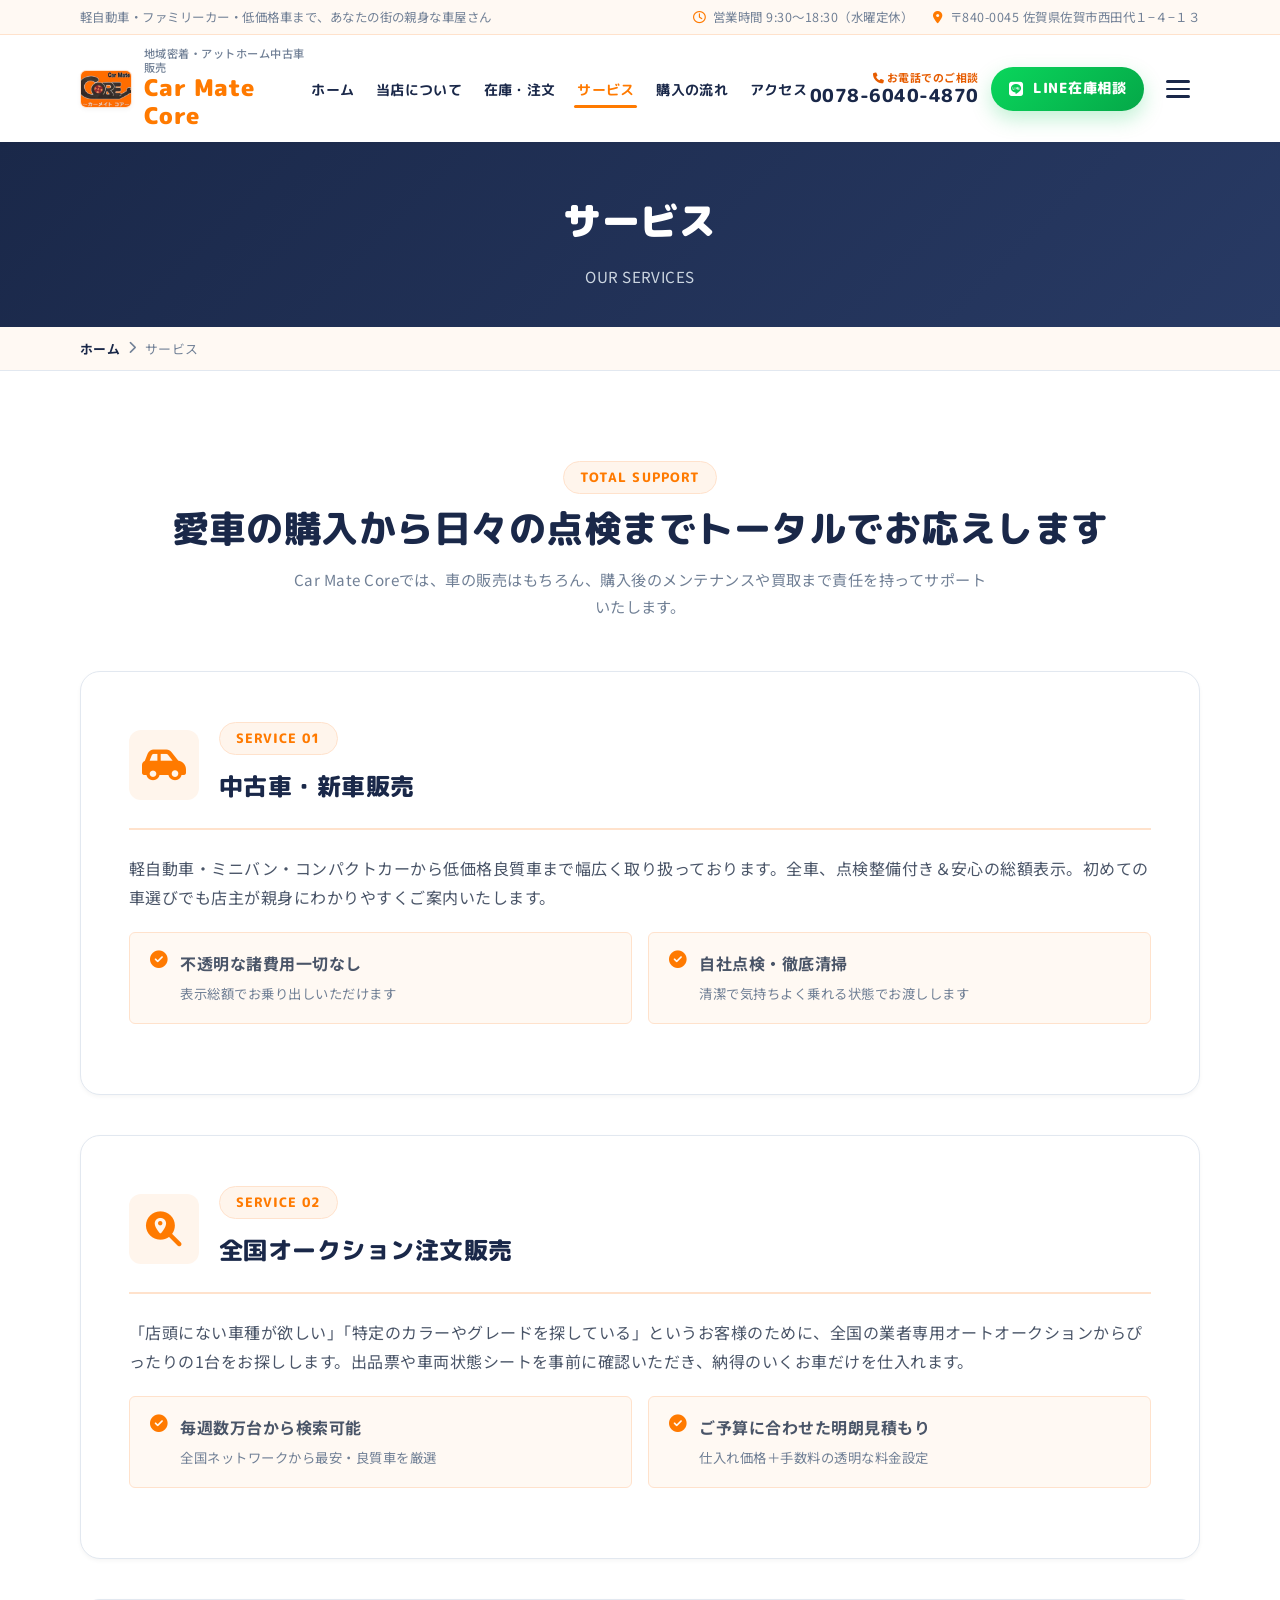
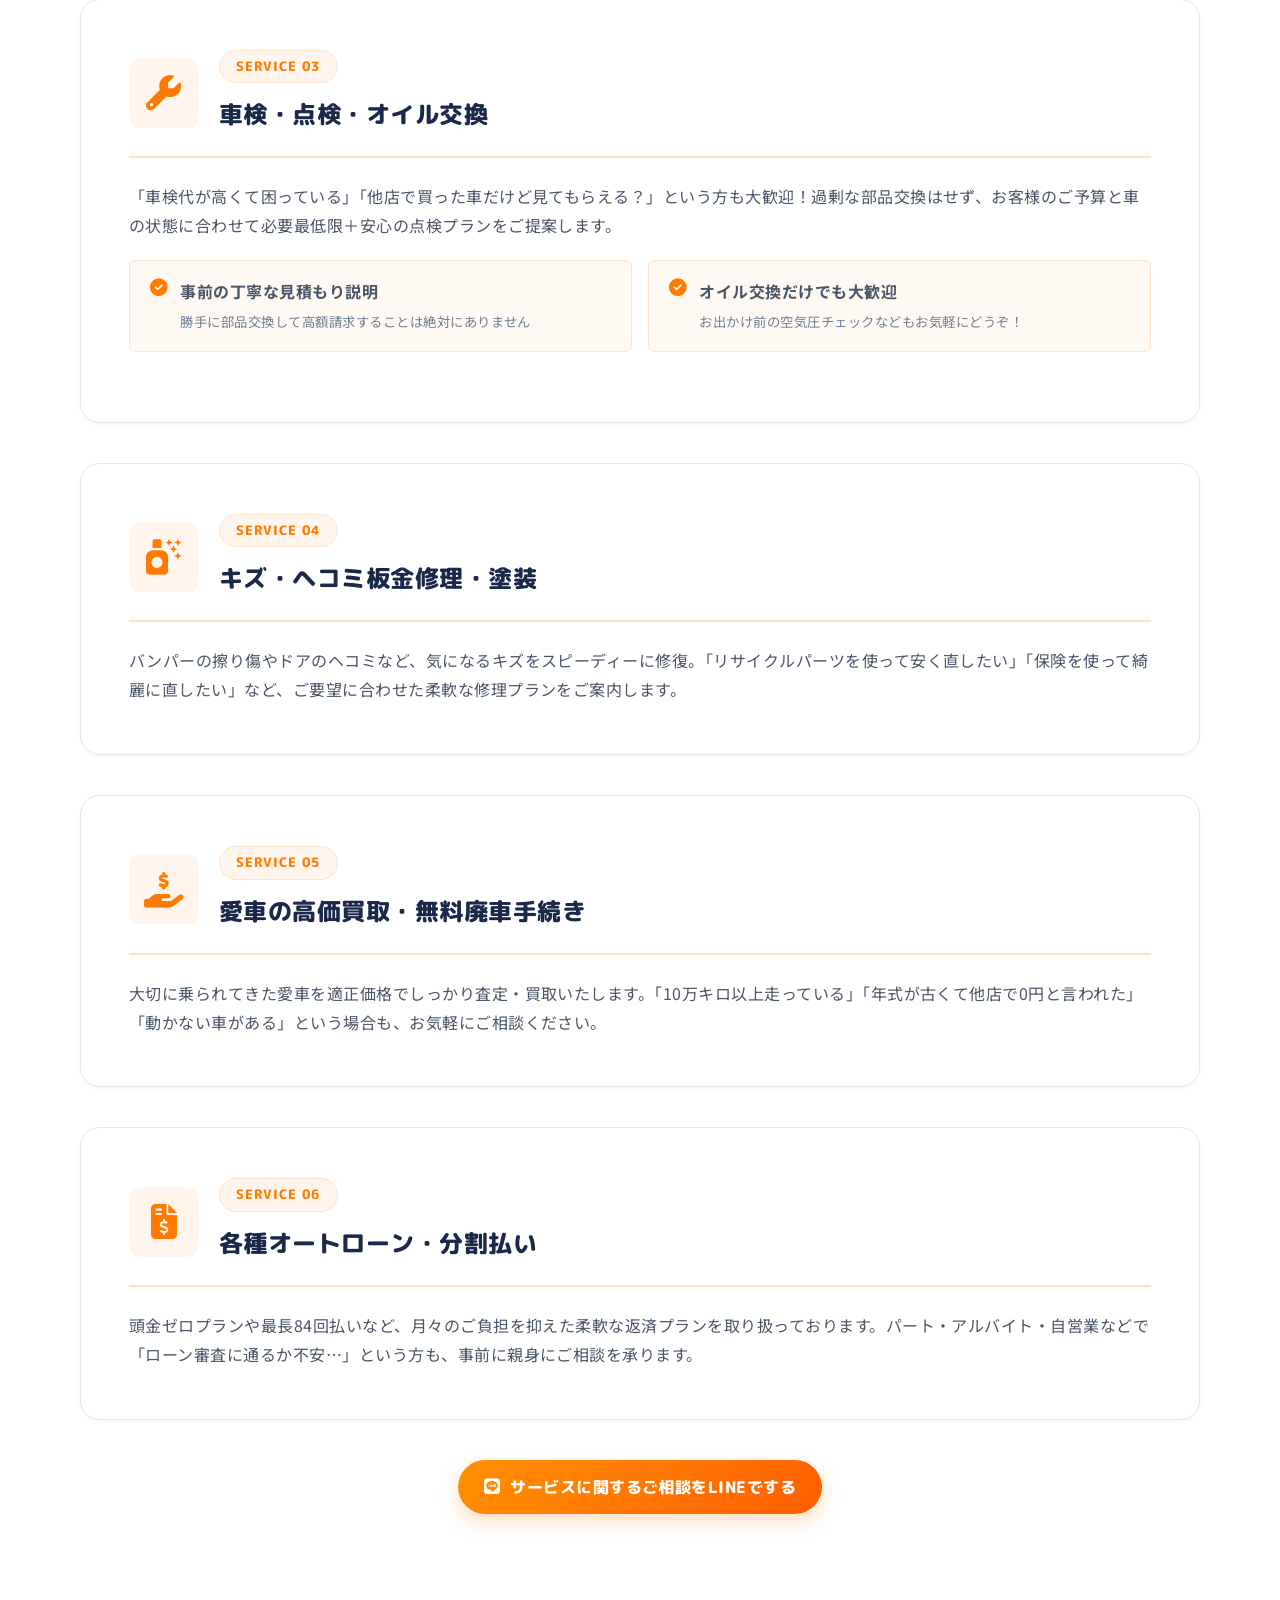
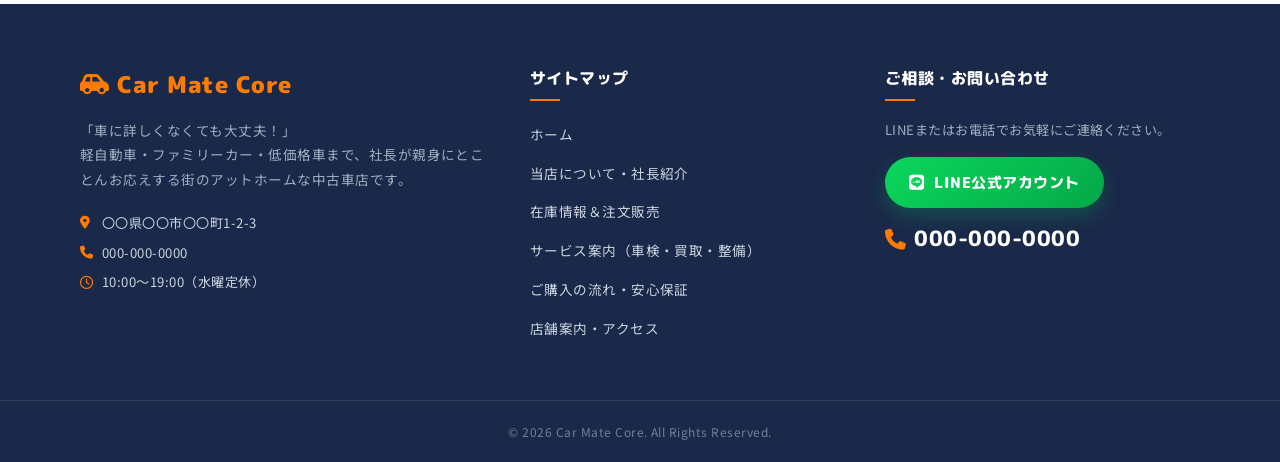
<file: service.html>
<!DOCTYPE html>
<html lang="ja">
<head>
  <meta charset="UTF-8">
  <meta name="viewport" content="width=device-width, initial-scale=1.0">
  <title>サービス案内（車検・買取・整備） | Car Mate Core（カーメイト コア）</title>
  <meta name="description" content="Car Mate Coreの充実サービス。中古車・新車販売、オークション注文販売、車検整備、キズ・ヘコミ修理、愛車の高価買取、各種オートローン。">
  <link rel="preconnect" href="https://fonts.googleapis.com">
  <link rel="preconnect" href="https://fonts.gstatic.com" crossorigin>
  <link href="https://fonts.googleapis.com/css2?family=M+PLUS+Rounded+1c:wght@500;700;800;900&family=Noto+Sans+JP:wght@400;500;700;900&display=swap" rel="stylesheet">
  <link rel="stylesheet" href="https://cdnjs.cloudflare.com/ajax/libs/font-awesome/6.4.0/css/all.min.css">
  <link rel="stylesheet" href="css/style.css">
  <style>
    .service-detail-section {
      background: var(--white);
      border-radius: var(--radius-lg);
      padding: 40px 24px;
      margin-bottom: 40px;
      box-shadow: var(--shadow-sm);
      border: 1px solid var(--border-color);
    }
    @media (min-width: 769px) {
      .service-detail-section { padding: 50px 48px; }
    }
    .service-detail-header {
      display: flex;
      align-items: center;
      gap: 20px;
      margin-bottom: 24px;
      border-bottom: 2px solid var(--border-warm);
      padding-bottom: 20px;
    }
    .detail-icon-circle {
      width: 70px;
      height: 70px;
      background: var(--primary-light);
      color: var(--primary);
      border-radius: var(--radius-md);
      display: flex;
      align-items: center;
      justify-content: center;
      font-size: 2.2rem;
      flex-shrink: 0;
    }
    .service-detail-title {
      font-family: var(--font-round);
      font-size: 1.5rem;
      font-weight: 800;
      color: var(--navy);
    }
    .service-features-list {
      display: grid;
      grid-template-columns: 1fr;
      gap: 16px;
      margin: 20px 0;
    }
    @media (min-width: 769px) {
      .service-features-list { grid-template-columns: repeat(2, 1fr); }
    }
    .feature-item-box {
      background: var(--bg-warm);
      padding: 16px 20px;
      border-radius: var(--radius-sm);
      border: 1px solid var(--border-warm);
      display: flex;
      align-items: flex-start;
      gap: 12px;
    }
    .feature-item-box i {
      color: var(--primary);
      font-size: 1.1rem;
      margin-top: 2px;
    }
  </style>
</head>
<body>

  <!-- ==================== HEADER ==================== -->
  <header class="site-header">
    <div class="header-topbar pc-only">
      <div class="container topbar-inner">
        <p class="topbar-tagline">軽自動車・ファミリーカー・低価格車まで、あなたの街の親身な車屋さん</p>
        <div class="topbar-links">
          <span><i class="fa-regular fa-clock"></i> 営業時間 9:30〜18:30（水曜定休）</span>
          <span><i class="fa-solid fa-location-dot"></i> 〒840-0045 佐賀県佐賀市西田代１−４−１３</span>
        </div>
      </div>
    </div>

    <div class="header-main">
      <div class="container header-inner">
        <div class="header-logo">
          <a href="index.html" class="logo-link">
            <img src="images/logo.jpg" alt="Car Mate Core ロゴ" class="header-logo-img">
            <div class="logo-text-group">
              <span class="logo-sub">地域密着・アットホーム中古車販売</span>
              <span class="logo-main">Car Mate Core</span>
            </div>
          </a>
        </div>

        <nav class="global-nav pc-only">
          <ul class="nav-list">
            <li class="nav-item"><a href="index.html">ホーム</a></li>
            <li class="nav-item"><a href="about.html">当店について</a></li>
            <li class="nav-item"><a href="stock.html">在庫・注文</a></li>
            <li class="nav-item current"><a href="service.html">サービス</a></li>
            <li class="nav-item"><a href="flow.html">購入の流れ</a></li>
            <li class="nav-item"><a href="contact.html">アクセス</a></li>
          </ul>
        </nav>

        <div class="header-actions">
          <a href="tel:0078-6040-4870" class="header-tel pc-only">
            <span class="tel-label"><i class="fa-solid fa-phone"></i> お電話でのご相談</span>
            <span class="tel-number">0078-6040-4870</span>
          </a>
          <a href="contact.html#line" class="btn btn-header-line">
            <i class="fa-brands fa-line"></i> <span>LINE在庫相談</span>
          </a>
          <button type="button" class="hamburger-btn sp-only" id="hamburgerBtn" aria-label="メニューを開く">
            <span></span><span></span><span></span>
          </button>
        </div>
      </div>
    </div>

    <!-- Mobile Drawer -->
    <div class="mobile-drawer" id="mobileDrawer">
      <div class="drawer-inner">
        <ul class="drawer-nav">
          <li><a href="index.html"><i class="fa-solid fa-house"></i> ホーム</a></li>
          <li><a href="about.html"><i class="fa-solid fa-user-tie"></i> 当店について・社長紹介</a></li>
          <li><a href="stock.html"><i class="fa-solid fa-car"></i> 在庫情報＆注文販売</a></li>
          <li><a href="service.html"><i class="fa-solid fa-wrench"></i> サービス案内（車検・買取）</a></li>
          <li><a href="flow.html"><i class="fa-solid fa-clipboard-check"></i> ご購入の流れ・安心保証</a></li>
          <li><a href="contact.html"><i class="fa-solid fa-location-dot"></i> 店舗案内・アクセス</a></li>
        </ul>
        <div class="drawer-contact">
          <a href="tel:0078-6040-4870" class="btn btn-drawer-tel"><i class="fa-solid fa-phone"></i> 0078-6040-4870</a>
          <a href="contact.html#line" class="btn btn-drawer-line"><i class="fa-brands fa-line"></i> LINEで気軽に相談</a>
          <button type="button" class="btn btn-drawer-close" id="drawerCloseBtn" aria-label="メニューを閉じる">
            <i class="fa-solid fa-chevron-up"></i> 閉じる
          </button>
        </div>
      </div>
    </div>
  </header>

  <!-- ==================== PAGE HERO & BREADCRUMB ==================== -->
  <div class="page-hero">
    <div class="container">
      <h1 class="page-hero-title">サービス</h1>
      <p class="page-hero-sub">OUR SERVICES</p>
    </div>
  </div>

  <div class="breadcrumb-bar">
    <div class="container">
      <ul class="breadcrumb-list">
        <li><a href="index.html">ホーム</a></li>
        <li><i class="fa-solid fa-chevron-right"></i></li>
        <li>サービス</li>
      </ul>
    </div>
  </div>

  <!-- ==================== MAIN CONTENT ==================== -->
  <main class="section-space">
    <div class="container">
      <div class="section-title-wrap text-center" style="margin-bottom: 50px;">
        <span class="sub-heading">TOTAL SUPPORT</span>
        <h2 class="main-heading">愛車の購入から日々の点検までトータルでお応えします</h2>
        <p class="heading-lead">Car Mate Coreでは、車の販売はもちろん、購入後のメンテナンスや買取まで責任を持ってサポートいたします。</p>
      </div>

      <!-- Service 1: 中古車・新車販売 -->
      <section id="sales" class="service-detail-section">
        <div class="service-detail-header">
          <div class="detail-icon-circle"><i class="fa-solid fa-car-side"></i></div>
          <div>
            <span class="sub-heading">SERVICE 01</span>
            <h3 class="service-detail-title">中古車・新車販売</h3>
          </div>
        </div>
        <p>軽自動車・ミニバン・コンパクトカーから低価格良質車まで幅広く取り扱っております。全車、点検整備付き＆安心の総額表示。初めての車選びでも店主が親身にわかりやすくご案内いたします。</p>
        <div class="service-features-list">
          <div class="feature-item-box">
            <i class="fa-solid fa-circle-check"></i>
            <div><strong>不透明な諸費用一切なし</strong><br><small class="text-muted">表示総額でお乗り出しいただけます</small></div>
          </div>
          <div class="feature-item-box">
            <i class="fa-solid fa-circle-check"></i>
            <div><strong>自社点検・徹底清掃</strong><br><small class="text-muted">清潔で気持ちよく乗れる状態でお渡しします</small></div>
          </div>
        </div>
      </section>

      <!-- Service 2: 全国オークション注文販売 -->
      <section id="order" class="service-detail-section">
        <div class="service-detail-header">
          <div class="detail-icon-circle"><i class="fa-solid fa-magnifying-glass-location"></i></div>
          <div>
            <span class="sub-heading">SERVICE 02</span>
            <h3 class="service-detail-title">全国オークション注文販売</h3>
          </div>
        </div>
        <p>「店頭にない車種が欲しい」「特定のカラーやグレードを探している」というお客様のために、全国の業者専用オートオークションからぴったりの1台をお探しします。出品票や車両状態シートを事前に確認いただき、納得のいくお車だけを仕入れます。</p>
        <div class="service-features-list">
          <div class="feature-item-box">
            <i class="fa-solid fa-circle-check"></i>
            <div><strong>毎週数万台から検索可能</strong><br><small class="text-muted">全国ネットワークから最安・良質車を厳選</small></div>
          </div>
          <div class="feature-item-box">
            <i class="fa-solid fa-circle-check"></i>
            <div><strong>ご予算に合わせた明朗見積もり</strong><br><small class="text-muted">仕入れ価格＋手数料の透明な料金設定</small></div>
          </div>
        </div>
      </section>

      <!-- Service 3: 車検・定期点検・オイル交換 -->
      <section id="maintenance" class="service-detail-section">
        <div class="service-detail-header">
          <div class="detail-icon-circle"><i class="fa-solid fa-wrench"></i></div>
          <div>
            <span class="sub-heading">SERVICE 03</span>
            <h3 class="service-detail-title">車検・点検・オイル交換</h3>
          </div>
        </div>
        <p>「車検代が高くて困っている」「他店で買った車だけど見てもらえる？」という方も大歓迎！過剰な部品交換はせず、お客様のご予算と車の状態に合わせて必要最低限＋安心の点検プランをご提案します。</p>
        <div class="service-features-list">
          <div class="feature-item-box">
            <i class="fa-solid fa-circle-check"></i>
            <div><strong>事前の丁寧な見積もり説明</strong><br><small class="text-muted">勝手に部品交換して高額請求することは絶対にありません</small></div>
          </div>
          <div class="feature-item-box">
            <i class="fa-solid fa-circle-check"></i>
            <div><strong>オイル交換だけでも大歓迎</strong><br><small class="text-muted">お出かけ前の空気圧チェックなどもお気軽にどうぞ！</small></div>
          </div>
        </div>
      </section>

      <!-- Service 4: キズ・ヘコミ板金修理 -->
      <section id="repair" class="service-detail-section">
        <div class="service-detail-header">
          <div class="detail-icon-circle"><i class="fa-solid fa-spray-can-sparkles"></i></div>
          <div>
            <span class="sub-heading">SERVICE 04</span>
            <h3 class="service-detail-title">キズ・ヘコミ板金修理・塗装</h3>
          </div>
        </div>
        <p>バンパーの擦り傷やドアのヘコミなど、気になるキズをスピーディーに修復。「リサイクルパーツを使って安く直したい」「保険を使って綺麗に直したい」など、ご要望に合わせた柔軟な修理プランをご案内します。</p>
      </section>

      <!-- Service 5: 愛車の高価買取・下取り -->
      <section id="buy" class="service-detail-section">
        <div class="service-detail-header">
          <div class="detail-icon-circle"><i class="fa-solid fa-hand-holding-dollar"></i></div>
          <div>
            <span class="sub-heading">SERVICE 05</span>
            <h3 class="service-detail-title">愛車の高価買取・無料廃車手続き</h3>
          </div>
        </div>
        <p>大切に乗られてきた愛車を適正価格でしっかり査定・買取いたします。「10万キロ以上走っている」「年式が古くて他店で0円と言われた」「動かない車がある」という場合も、お気軽にご相談ください。</p>
      </section>

      <!-- Service 6: オートローン・分割払い -->
      <section id="loan" class="service-detail-section">
        <div class="service-detail-header">
          <div class="detail-icon-circle"><i class="fa-solid fa-file-invoice-dollar"></i></div>
          <div>
            <span class="sub-heading">SERVICE 06</span>
            <h3 class="service-detail-title">各種オートローン・分割払い</h3>
          </div>
        </div>
        <p>頭金ゼロプランや最長84回払いなど、月々のご負担を抑えた柔軟な返済プランを取り扱っております。パート・アルバイト・自営業などで「ローン審査に通るか不安…」という方も、事前に親身にご相談を承ります。</p>
      </section>

      <div class="text-center" style="margin-top: 40px;">
        <a href="contact.html#line" class="btn btn-primary-hero">
          <i class="fa-brands fa-line"></i> サービスに関するご相談をLINEでする
        </a>
      </div>
    </div>
  </main>

  <!-- ==================== FOOTER ==================== -->
  <footer class="site-footer">
    <div class="container footer-main-inner">
      <div class="footer-col-brand">
        <span class="footer-logo"><i class="fa-solid fa-car-side"></i> Car Mate Core</span>
        <p class="footer-intro">
          「車に詳しくなくても大丈夫！」<br>
          軽自動車・ファミリーカー・低価格車まで、社長が親身にとことんお応えする街のアットホームな中古車店です。
        </p>
        <div class="footer-contact-info">
          <p><i class="fa-solid fa-location-dot"></i> 〇〇県〇〇市〇〇町1-2-3</p>
          <p><i class="fa-solid fa-phone"></i> 000-000-0000</p>
          <p><i class="fa-regular fa-clock"></i> 10:00〜19:00（水曜定休）</p>
        </div>
      </div>
      <div class="footer-col-nav">
        <h4 class="footer-nav-title">サイトマップ</h4>
        <ul class="footer-links">
          <li><a href="index.html">ホーム</a></li>
          <li><a href="about.html">当店について・社長紹介</a></li>
          <li><a href="stock.html">在庫情報＆注文販売</a></li>
          <li><a href="service.html">サービス案内（車検・買取・整備）</a></li>
          <li><a href="flow.html">ご購入の流れ・安心保証</a></li>
          <li><a href="contact.html">店舗案内・アクセス</a></li>
        </ul>
      </div>
      <div class="footer-col-cta">
        <h4 class="footer-nav-title">ご相談・お問い合わせ</h4>
        <p class="footer-cta-text">LINEまたはお電話でお気軽にご連絡ください。</p>
        <a href="contact.html#line" class="btn btn-footer-line"><i class="fa-brands fa-line"></i> LINE公式アカウント</a>
        <a href="tel:000-000-0000" class="footer-tel-link"><i class="fa-solid fa-phone"></i> 000-000-0000</a>
      </div>
    </div>
    <div class="footer-bottom">
      <div class="container footer-bottom-inner">
        <p class="copyright">&copy; 2026 Car Mate Core. All Rights Reserved.</p>
      </div>
    </div>
  </footer>

  <aside class="mobile-sticky-bar sp-only">
    <a href="tel:0078-6040-4870" class="sticky-btn sticky-tel"><i class="fa-solid fa-phone"></i><span>電話で相談</span></a>
    <a href="contact.html#line" class="sticky-btn sticky-line"><i class="fa-brands fa-line"></i><span>LINEで在庫相談</span></a>
  </aside>

  <script>
    const hamburgerBtn = document.getElementById('hamburgerBtn');
    const mobileDrawer = document.getElementById('mobileDrawer');
    if (hamburgerBtn && mobileDrawer) {
      hamburgerBtn.addEventListener('click', () => {
        hamburgerBtn.classList.toggle('active');
        mobileDrawer.classList.toggle('open');
        document.body.classList.toggle('no-scroll');
      });

      mobileDrawer.querySelectorAll('a, .btn-drawer-close').forEach(elem => {
        elem.addEventListener('click', () => {
          hamburgerBtn.classList.remove('active');
          mobileDrawer.classList.remove('open');
          document.body.classList.remove('no-scroll');
        });
      });
    }
  </script>
</body>
</html>
</file>
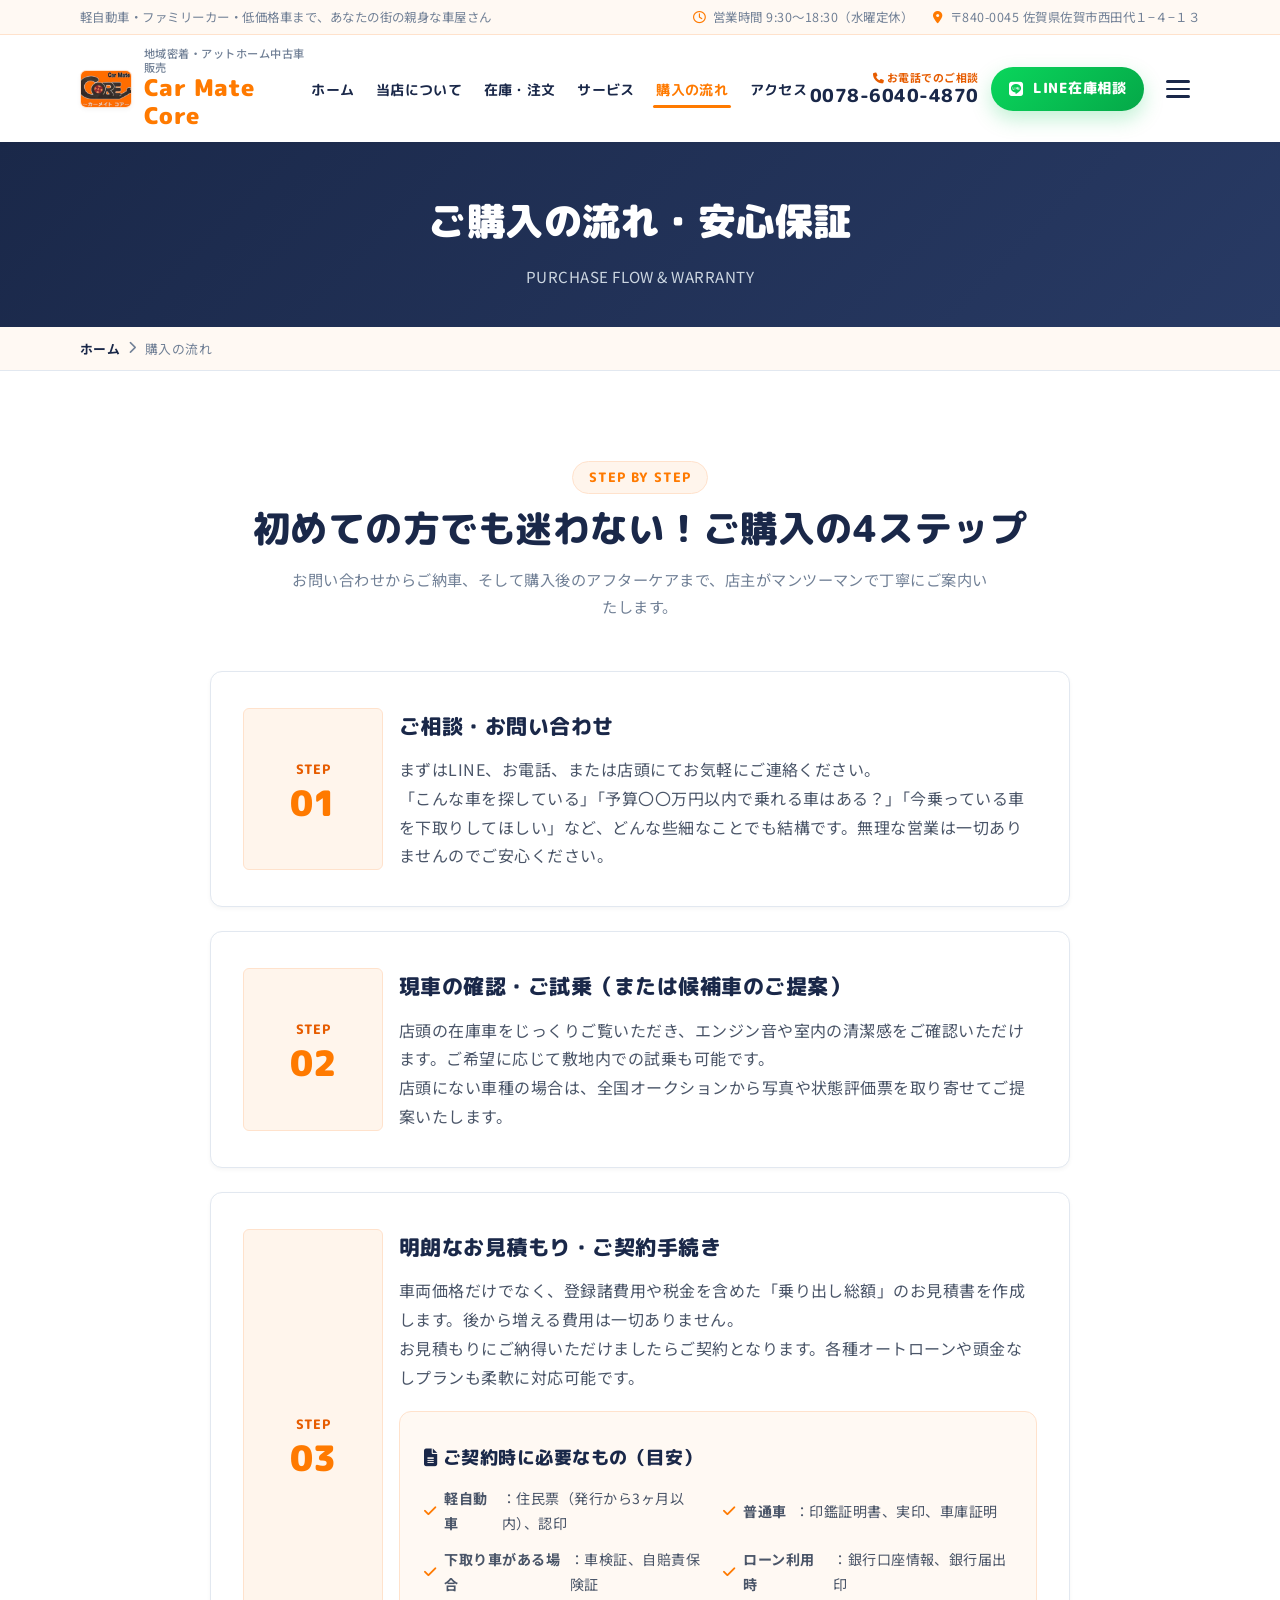
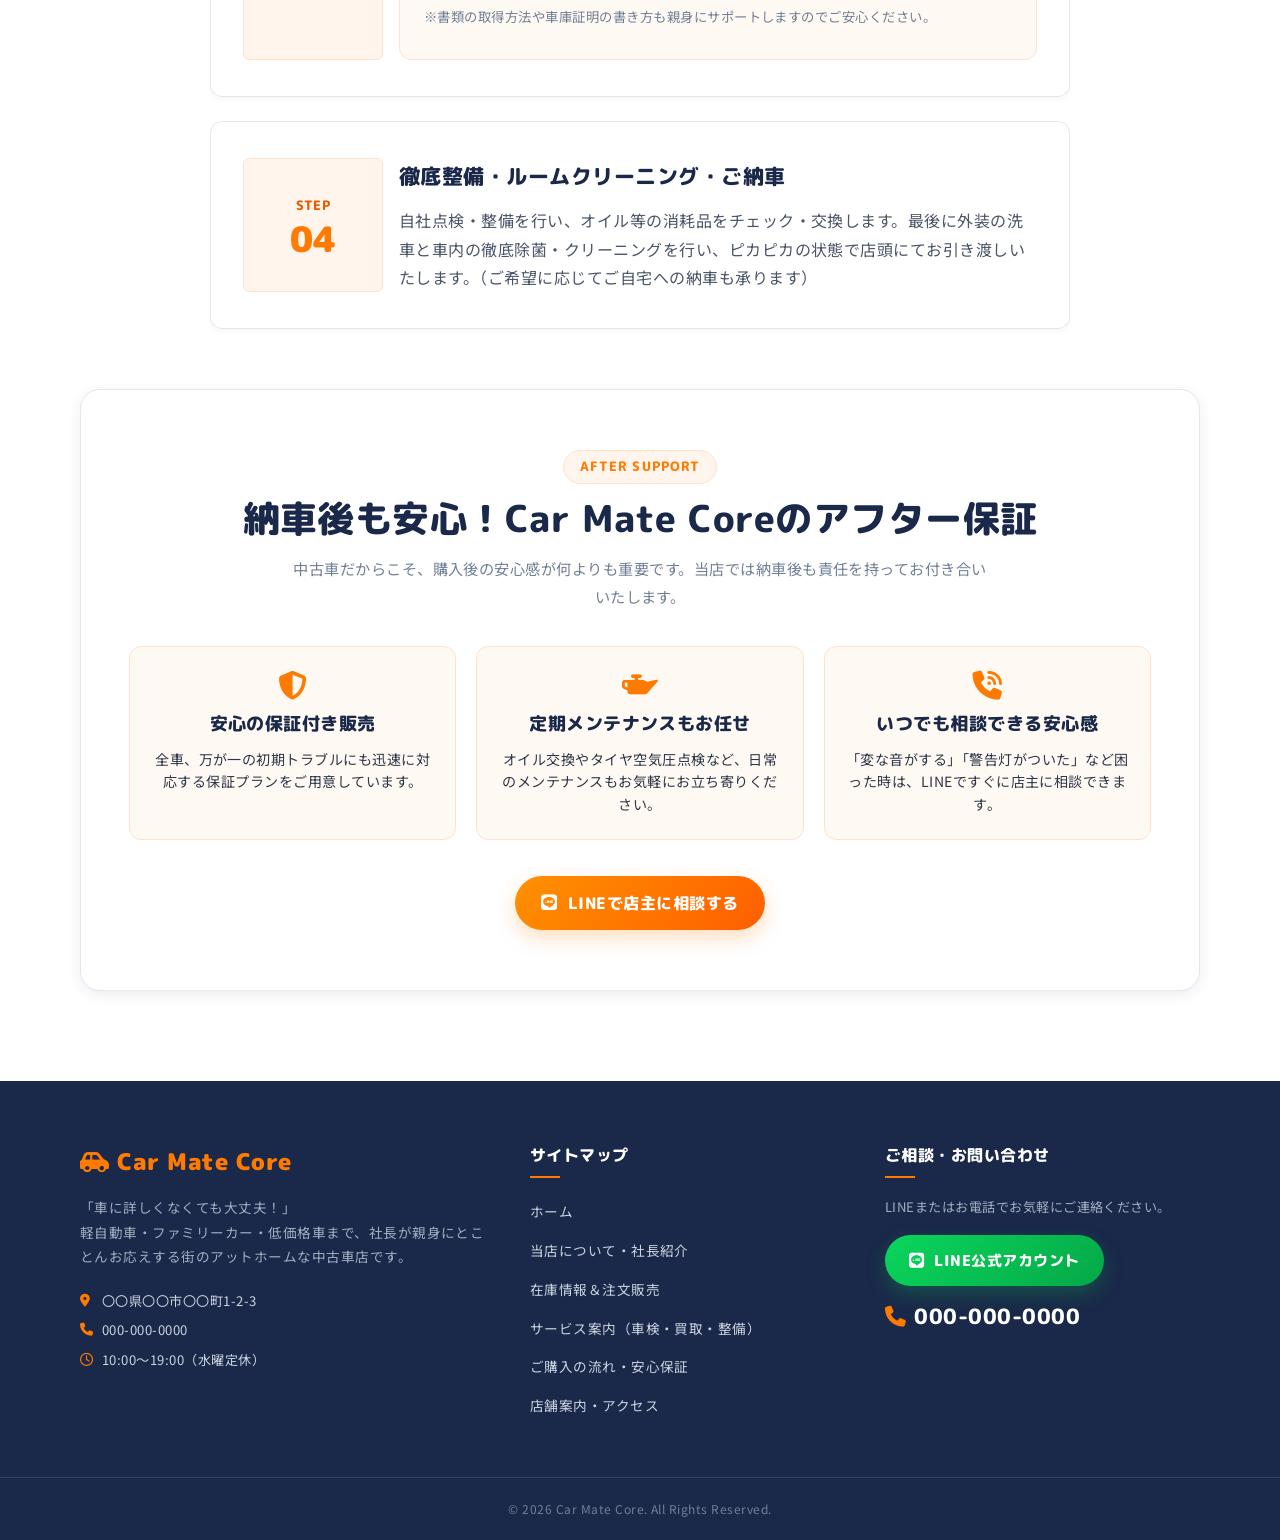
<file: v1/flow.html>
<!DOCTYPE html>
<html lang="ja">
<head>
  <meta charset="UTF-8">
  <meta name="viewport" content="width=device-width, initial-scale=1.0">
  <title>ご購入の流れ・安心保証 | Car Mate Core（カーメイト コア）</title>
  <meta name="description" content="Car Mate Coreのお車ご購入の流れ。ご相談から現車確認、お見積もり、納車前点検、納車後の安心アフター保証まで親切丁寧にサポート。">
  <link rel="preconnect" href="https://fonts.googleapis.com">
  <link rel="preconnect" href="https://fonts.gstatic.com" crossorigin>
  <link href="https://fonts.googleapis.com/css2?family=M+PLUS+Rounded+1c:wght@500;700;800;900&family=Noto+Sans+JP:wght@400;500;700;900&display=swap" rel="stylesheet">
  <link rel="stylesheet" href="https://cdnjs.cloudflare.com/ajax/libs/font-awesome/6.4.0/css/all.min.css">
  <link rel="stylesheet" href="css/style.css">
  <style>
    .flow-timeline {
      max-width: 860px;
      margin: 0 auto 60px;
      position: relative;
    }
    .timeline-item {
      background: var(--white);
      border-radius: var(--radius-md);
      padding: 30px 24px;
      margin-bottom: 24px;
      box-shadow: var(--shadow-sm);
      border: 1px solid var(--border-color);
      display: grid;
      grid-template-columns: 1fr;
      gap: 16px;
      position: relative;
    }
    @media (min-width: 769px) {
      .timeline-item {
        grid-template-columns: 140px 1fr;
        padding: 36px 32px;
      }
    }
    .timeline-badge-col {
      display: flex;
      flex-direction: column;
      align-items: center;
      justify-content: center;
      background: var(--primary-light);
      border-radius: var(--radius-sm);
      padding: 16px;
      text-align: center;
      border: 1px solid var(--border-warm);
    }
    .timeline-step-label {
      font-family: var(--font-round);
      font-size: 0.8rem;
      font-weight: 800;
      color: var(--primary-dark);
    }
    .timeline-step-num {
      font-family: var(--font-round);
      font-size: 2.2rem;
      font-weight: 900;
      color: var(--primary);
      line-height: 1;
      margin-top: 4px;
    }
    .timeline-content-col h3 {
      font-family: var(--font-round);
      font-size: 1.3rem;
      font-weight: 800;
      color: var(--navy);
      margin-bottom: 10px;
    }
    .document-box {
      background: var(--bg-warm);
      border-radius: var(--radius-md);
      padding: 30px 24px;
      border: 1px solid var(--border-warm);
      margin-top: 20px;
    }
    .document-box h4 {
      font-family: var(--font-round);
      font-size: 1.1rem;
      font-weight: 800;
      color: var(--navy);
      margin-bottom: 12px;
    }
    .document-list {
      display: grid;
      grid-template-columns: 1fr;
      gap: 10px;
      font-size: 0.88rem;
    }
    @media (min-width: 769px) {
      .document-list { grid-template-columns: repeat(2, 1fr); }
    }
    .document-list li {
      display: flex;
      align-items: center;
      gap: 8px;
    }
    .document-list i {
      color: var(--primary);
    }
  </style>
</head>
<body>

  <!-- ==================== HEADER ==================== -->
  <header class="site-header">
    <div class="header-topbar pc-only">
      <div class="container topbar-inner">
        <p class="topbar-tagline">軽自動車・ファミリーカー・低価格車まで、あなたの街の親身な車屋さん</p>
        <div class="topbar-links">
          <span><i class="fa-regular fa-clock"></i> 営業時間 9:30〜18:30（水曜定休）</span>
          <span><i class="fa-solid fa-location-dot"></i> 〒840-0045 佐賀県佐賀市西田代１−４−１３</span>
        </div>
      </div>
    </div>

    <div class="header-main">
      <div class="container header-inner">
        <div class="header-logo">
          <a href="index.html" class="logo-link">
            <img src="images/logo.jpg" alt="Car Mate Core ロゴ" class="header-logo-img">
            <div class="logo-text-group">
              <span class="logo-sub">地域密着・アットホーム中古車販売</span>
              <span class="logo-main">Car Mate Core</span>
            </div>
          </a>
        </div>

        <nav class="global-nav pc-only">
          <ul class="nav-list">
            <li class="nav-item"><a href="index.html">ホーム</a></li>
            <li class="nav-item"><a href="about.html">当店について</a></li>
            <li class="nav-item"><a href="stock.html">在庫・注文</a></li>
            <li class="nav-item"><a href="service.html">サービス</a></li>
            <li class="nav-item current"><a href="flow.html">購入の流れ</a></li>
            <li class="nav-item"><a href="contact.html">アクセス</a></li>
          </ul>
        </nav>

        <div class="header-actions">
          <a href="tel:0078-6040-4870" class="header-tel pc-only">
            <span class="tel-label"><i class="fa-solid fa-phone"></i> お電話でのご相談</span>
            <span class="tel-number">0078-6040-4870</span>
          </a>
          <a href="contact.html#line" class="btn btn-header-line">
            <i class="fa-brands fa-line"></i> <span>LINE在庫相談</span>
          </a>
          <button type="button" class="hamburger-btn sp-only" id="hamburgerBtn" aria-label="メニューを開く">
            <span></span><span></span><span></span>
          </button>
        </div>
      </div>
    </div>

    <!-- Mobile Drawer -->
    <div class="mobile-drawer" id="mobileDrawer">
      <div class="drawer-inner">
        <ul class="drawer-nav">
          <li><a href="index.html"><i class="fa-solid fa-house"></i> ホーム</a></li>
          <li><a href="about.html"><i class="fa-solid fa-user-tie"></i> 当店について・社長紹介</a></li>
          <li><a href="stock.html"><i class="fa-solid fa-car"></i> 在庫情報＆注文販売</a></li>
          <li><a href="service.html"><i class="fa-solid fa-wrench"></i> サービス案内（車検・買取）</a></li>
          <li><a href="flow.html"><i class="fa-solid fa-clipboard-check"></i> ご購入の流れ・安心保証</a></li>
          <li><a href="contact.html"><i class="fa-solid fa-location-dot"></i> 店舗案内・アクセス</a></li>
        </ul>
        <div class="drawer-contact">
          <a href="tel:0078-6040-4870" class="btn btn-drawer-tel"><i class="fa-solid fa-phone"></i> 0078-6040-4870</a>
          <a href="contact.html#line" class="btn btn-drawer-line"><i class="fa-brands fa-line"></i> LINEで気軽に相談</a>
          <button type="button" class="btn btn-drawer-close" id="drawerCloseBtn" aria-label="メニューを閉じる">
            <i class="fa-solid fa-chevron-up"></i> 閉じる
          </button>
        </div>
      </div>
    </div>
  </header>

  <!-- ==================== PAGE HERO & BREADCRUMB ==================== -->
  <div class="page-hero">
    <div class="container">
      <h1 class="page-hero-title">ご購入の流れ・安心保証</h1>
      <p class="page-hero-sub">PURCHASE FLOW & WARRANTY</p>
    </div>
  </div>

  <div class="breadcrumb-bar">
    <div class="container">
      <ul class="breadcrumb-list">
        <li><a href="index.html">ホーム</a></li>
        <li><i class="fa-solid fa-chevron-right"></i></li>
        <li>購入の流れ</li>
      </ul>
    </div>
  </div>

  <!-- ==================== MAIN CONTENT ==================== -->
  <main class="section-space">
    <div class="container">
      <div class="section-title-wrap text-center" style="margin-bottom: 50px;">
        <span class="sub-heading">STEP BY STEP</span>
        <h2 class="main-heading">初めての方でも迷わない！ご購入の4ステップ</h2>
        <p class="heading-lead">お問い合わせからご納車、そして購入後のアフターケアまで、店主がマンツーマンで丁寧にご案内いたします。</p>
      </div>

      <!-- Timeline -->
      <div class="flow-timeline">
        <!-- Step 1 -->
        <div class="timeline-item">
          <div class="timeline-badge-col">
            <span class="timeline-step-label">STEP</span>
            <span class="timeline-step-num">01</span>
          </div>
          <div class="timeline-content-col">
            <h3>ご相談・お問い合わせ</h3>
            <p>
              まずはLINE、お電話、または店頭にてお気軽にご連絡ください。<br>
              「こんな車を探している」「予算〇〇万円以内で乗れる車はある？」「今乗っている車を下取りしてほしい」など、どんな些細なことでも結構です。無理な営業は一切ありませんのでご安心ください。
            </p>
          </div>
        </div>

        <!-- Step 2 -->
        <div class="timeline-item">
          <div class="timeline-badge-col">
            <span class="timeline-step-label">STEP</span>
            <span class="timeline-step-num">02</span>
          </div>
          <div class="timeline-content-col">
            <h3>現車の確認・ご試乗（または候補車のご提案）</h3>
            <p>
              店頭の在庫車をじっくりご覧いただき、エンジン音や室内の清潔感をご確認いただけます。ご希望に応じて敷地内での試乗も可能です。<br>
              店頭にない車種の場合は、全国オークションから写真や状態評価票を取り寄せてご提案いたします。
            </p>
          </div>
        </div>

        <!-- Step 3 -->
        <div class="timeline-item">
          <div class="timeline-badge-col">
            <span class="timeline-step-label">STEP</span>
            <span class="timeline-step-num">03</span>
          </div>
          <div class="timeline-content-col">
            <h3>明朗なお見積もり・ご契約手続き</h3>
            <p>
              車両価格だけでなく、登録諸費用や税金を含めた「乗り出し総額」のお見積書を作成します。後から増える費用は一切ありません。<br>
              お見積もりにご納得いただけましたらご契約となります。各種オートローンや頭金なしプランも柔軟に対応可能です。
            </p>
            <div class="document-box">
              <h4><i class="fa-solid fa-file-lines"></i> ご契約時に必要なもの（目安）</h4>
              <ul class="document-list">
                <li><i class="fa-solid fa-check"></i> <strong>軽自動車</strong>：住民票（発行から3ヶ月以内）、認印</li>
                <li><i class="fa-solid fa-check"></i> <strong>普通車</strong>：印鑑証明書、実印、車庫証明</li>
                <li><i class="fa-solid fa-check"></i> <strong>下取り車がある場合</strong>：車検証、自賠責保険証</li>
                <li><i class="fa-solid fa-check"></i> <strong>ローン利用時</strong>：銀行口座情報、銀行届出印</li>
              </ul>
              <small class="text-muted" style="display: block; margin-top: 8px;">※書類の取得方法や車庫証明の書き方も親身にサポートしますのでご安心ください。</small>
            </div>
          </div>
        </div>

        <!-- Step 4 -->
        <div class="timeline-item">
          <div class="timeline-badge-col">
            <span class="timeline-step-label">STEP</span>
            <span class="timeline-step-num">04</span>
          </div>
          <div class="timeline-content-col">
            <h3>徹底整備・ルームクリーニング・ご納車</h3>
            <p>
              自社点検・整備を行い、オイル等の消耗品をチェック・交換します。最後に外装の洗車と車内の徹底除菌・クリーニングを行い、ピカピカの状態で店頭にてお引き渡しいたします。（ご希望に応じてご自宅への納車も承ります）
            </p>
          </div>
        </div>
      </div>

      <!-- Warranty Section -->
      <div class="summary-card text-center" style="margin-top: 40px;">
        <span class="sub-heading">AFTER SUPPORT</span>
        <h2 class="main-heading">納車後も安心！Car Mate Coreのアフター保証</h2>
        <p class="heading-lead" style="margin-bottom: 24px;">
          中古車だからこそ、購入後の安心感が何よりも重要です。当店では納車後も責任を持ってお付き合いいたします。
        </p>
        <div class="summary-points">
          <div class="point-box">
            <div class="point-num"><i class="fa-solid fa-shield-halved"></i></div>
            <h4>安心の保証付き販売</h4>
            <p>全車、万が一の初期トラブルにも迅速に対応する保証プランをご用意しています。</p>
          </div>
          <div class="point-box">
            <div class="point-num"><i class="fa-solid fa-oil-can"></i></div>
            <h4>定期メンテナンスもお任せ</h4>
            <p>オイル交換やタイヤ空気圧点検など、日常のメンテナンスもお気軽にお立ち寄りください。</p>
          </div>
          <div class="point-box">
            <div class="point-num"><i class="fa-solid fa-phone-volume"></i></div>
            <h4>いつでも相談できる安心感</h4>
            <p>「変な音がする」「警告灯がついた」など困った時は、LINEですぐに店主に相談できます。</p>
          </div>
        </div>
        <div style="margin-top: 30px;">
          <a href="contact.html#line" class="btn btn-primary-hero">
            <i class="fa-brands fa-line"></i> LINEで店主に相談する
          </a>
        </div>
      </div>
    </div>
  </main>

  <!-- ==================== FOOTER ==================== -->
  <footer class="site-footer">
    <div class="container footer-main-inner">
      <div class="footer-col-brand">
        <span class="footer-logo"><i class="fa-solid fa-car-side"></i> Car Mate Core</span>
        <p class="footer-intro">
          「車に詳しくなくても大丈夫！」<br>
          軽自動車・ファミリーカー・低価格車まで、社長が親身にとことんお応えする街のアットホームな中古車店です。
        </p>
        <div class="footer-contact-info">
          <p><i class="fa-solid fa-location-dot"></i> 〇〇県〇〇市〇〇町1-2-3</p>
          <p><i class="fa-solid fa-phone"></i> 000-000-0000</p>
          <p><i class="fa-regular fa-clock"></i> 10:00〜19:00（水曜定休）</p>
        </div>
      </div>
      <div class="footer-col-nav">
        <h4 class="footer-nav-title">サイトマップ</h4>
        <ul class="footer-links">
          <li><a href="index.html">ホーム</a></li>
          <li><a href="about.html">当店について・社長紹介</a></li>
          <li><a href="stock.html">在庫情報＆注文販売</a></li>
          <li><a href="service.html">サービス案内（車検・買取・整備）</a></li>
          <li><a href="flow.html">ご購入の流れ・安心保証</a></li>
          <li><a href="contact.html">店舗案内・アクセス</a></li>
        </ul>
      </div>
      <div class="footer-col-cta">
        <h4 class="footer-nav-title">ご相談・お問い合わせ</h4>
        <p class="footer-cta-text">LINEまたはお電話でお気軽にご連絡ください。</p>
        <a href="contact.html#line" class="btn btn-footer-line"><i class="fa-brands fa-line"></i> LINE公式アカウント</a>
        <a href="tel:000-000-0000" class="footer-tel-link"><i class="fa-solid fa-phone"></i> 000-000-0000</a>
      </div>
    </div>
    <div class="footer-bottom">
      <div class="container footer-bottom-inner">
        <p class="copyright">&copy; 2026 Car Mate Core. All Rights Reserved.</p>
      </div>
    </div>
  </footer>

  <aside class="mobile-sticky-bar sp-only">
    <a href="tel:0078-6040-4870" class="sticky-btn sticky-tel"><i class="fa-solid fa-phone"></i><span>電話で相談</span></a>
    <a href="contact.html#line" class="sticky-btn sticky-line"><i class="fa-brands fa-line"></i><span>LINEで在庫相談</span></a>
  </aside>

  <script>
    const hamburgerBtn = document.getElementById('hamburgerBtn');
    const mobileDrawer = document.getElementById('mobileDrawer');
    if (hamburgerBtn && mobileDrawer) {
      hamburgerBtn.addEventListener('click', () => {
        hamburgerBtn.classList.toggle('active');
        mobileDrawer.classList.toggle('open');
        document.body.classList.toggle('no-scroll');
      });

      mobileDrawer.querySelectorAll('a, .btn-drawer-close').forEach(elem => {
        elem.addEventListener('click', () => {
          hamburgerBtn.classList.remove('active');
          mobileDrawer.classList.remove('open');
          document.body.classList.remove('no-scroll');
        });
      });
    }
  </script>
</body>
</html>
</file>
<file: v1/css/style.css>
@charset "UTF-8";

/* ========================================================
   Design Tokens & Variables (Orange Theme)
   ======================================================== */
:root {
  /* Brand Colors */
  --primary: #FF7A00;
  --primary-dark: #E65C00;
  --primary-light: #FFF5EC;
  --primary-gradient: linear-gradient(135deg, #FF9100 0%, #FF5E00 100%);

  /* Base & Neutral */
  --navy: #1A2849;
  --navy-light: #283A64;
  --dark-text: #2D3748;
  --body-text: #4A5568;
  --muted-text: #718096;
  --bg-light: #FFFFFF;
  --bg-warm: #FFF9F3;
  --border-color: #E2E8F0;
  --border-warm: #FFE2CC;
  --white: #FFFFFF;

  /* Accent Colors */
  --line-green: #06C755;
  --line-green-dark: #05AB49;
  --line-gradient: linear-gradient(135deg, #0AD65C 0%, #05A848 100%);
  --gold: #FFB703;
  --blue-accent: #3182CE;

  /* Typography */
  --font-base: 'Noto Sans JP', sans-serif;
  --font-round: 'M PLUS Rounded 1c', sans-serif;

  /* Shadows */
  --shadow-sm: 0 2px 4px rgba(0, 0, 0, 0.04);
  --shadow-md: 0 4px 14px rgba(26, 40, 73, 0.08);
  --shadow-lg: 0 10px 25px rgba(26, 40, 73, 0.12);
  --shadow-orange: 0 8px 20px rgba(255, 122, 0, 0.25);
  --shadow-line: 0 8px 20px rgba(6, 199, 85, 0.25);

  /* Radius */
  --radius-sm: 6px;
  --radius-md: 12px;
  --radius-lg: 20px;
  --radius-full: 9999px;
}

/* ========================================================
   Reset & Base Styles
   ======================================================== */
*, *::before, *::after {
  box-sizing: border-box;
  margin: 0;
  padding: 0;
}

html {
  font-size: 16px;
  scroll-behavior: smooth;
  overflow-x: hidden;
  max-width: 100%;
}

body {
  font-family: var(--font-base);
  color: var(--body-text);
  background-color: var(--bg-light);
  line-height: 1.8;
  letter-spacing: 0.03em;
  -webkit-font-smoothing: antialiased;
  padding-bottom: 60px; /* Space for mobile sticky bar */
  overflow-x: hidden;
  max-width: 100%;
}

@media (min-width: 992px) {
  body {
    padding-bottom: 0;
  }
}

body.no-scroll {
  overflow: hidden;
}

img {
  max-width: 100%;
  height: auto;
  display: block;
}

a {
  color: inherit;
  text-decoration: none;
  transition: all 0.25s ease;
}

ul, ol {
  list-style: none;
}

/* Container */
.container {
  width: 100%;
  max-width: 1160px;
  margin: 0 auto;
  padding: 0 20px;
}

.section-space {
  padding: 60px 0;
}

@media (min-width: 992px) {
  .section-space {
    padding: 90px 0;
  }
}

.bg-warm {
  background-color: var(--bg-warm);
}

.text-center {
  text-align: center;
}

.text-orange {
  color: var(--primary);
}

.sp-only {
  display: block;
}

.pc-only {
  display: none;
}

@media (min-width: 992px) {
  .sp-only {
    display: none !important;
  }
  .pc-only {
    display: block !important;
  }
  span.pc-only, a.pc-only {
    display: inline-flex !important;
  }
}

/* Headings */
.section-title-wrap {
  margin-bottom: 44px;
}

.sub-heading {
  display: inline-block;
  font-family: var(--font-round);
  font-size: 0.82rem;
  font-weight: 800;
  color: var(--primary);
  background: var(--primary-light);
  padding: 4px 16px;
  border-radius: var(--radius-full);
  margin-bottom: 10px;
  letter-spacing: 0.08em;
  border: 1px solid var(--border-warm);
}

.main-heading {
  font-family: var(--font-round);
  font-size: 1.8rem;
  font-weight: 800;
  color: var(--navy);
  line-height: 1.35;
  margin-bottom: 12px;
}

@media (min-width: 769px) {
  .main-heading {
    font-size: 2.3rem;
  }
}

.heading-lead {
  font-size: 0.95rem;
  color: var(--muted-text);
  max-width: 700px;
  margin: 0 auto;
}

/* ========================================================
   Buttons
   ======================================================== */
.btn {
  display: inline-flex;
  align-items: center;
  justify-content: center;
  gap: 10px;
  font-family: var(--font-round);
  font-weight: 800;
  border-radius: var(--radius-full);
  cursor: pointer;
  border: none;
  transition: all 0.25s ease;
  text-align: center;
}

.btn:hover {
  transform: translateY(-2px);
  box-shadow: var(--shadow-md);
}

.btn-primary-hero {
  background: var(--primary-gradient);
  color: var(--white);
  padding: 16px 32px;
  font-size: 1.05rem;
  box-shadow: var(--shadow-orange);
}

.btn-line-hero {
  background: var(--line-gradient);
  color: var(--white);
  padding: 16px 28px;
  font-size: 1.05rem;
  box-shadow: var(--shadow-line);
}

.btn-header-line {
  background: var(--line-gradient);
  color: var(--white);
  padding: 9px 18px;
  font-size: 0.9rem;
  box-shadow: var(--shadow-line);
}

.btn-outline-orange {
  background: var(--white);
  color: var(--primary-dark);
  border: 2px solid var(--primary);
  padding: 12px 28px;
  font-size: 0.95rem;
}

.btn-outline-orange:hover {
  background: var(--primary);
  color: var(--white);
}

.btn-car-inquiry {
  background: var(--line-gradient);
  color: var(--white);
  padding: 10px 16px;
  font-size: 0.88rem;
  border-radius: var(--radius-sm);
  width: 100%;
}

.btn-banner-action {
  background: var(--white);
  color: var(--navy);
  padding: 14px 28px;
  font-size: 1rem;
}

.btn-line-banner {
  background: var(--line-gradient);
  color: var(--white);
  padding: 18px 36px;
  font-size: 1.15rem;
  box-shadow: var(--shadow-line);
}

.btn-tel-banner {
  background: var(--white);
  color: var(--navy);
  padding: 18px 32px;
  font-size: 1.25rem;
  border: 2px solid var(--border-color);
}

.btn-footer-line {
  background: var(--line-gradient);
  color: var(--white);
  padding: 12px 24px;
  font-size: 0.95rem;
  box-shadow: var(--shadow-line);
  margin-bottom: 12px;
}

/* ========================================================
   Site Header
   ======================================================== */
.site-header {
  background: var(--white);
  box-shadow: var(--shadow-sm);
  position: sticky;
  top: 0;
  z-index: 1000;
}

/* Topbar */
.header-topbar {
  background: var(--bg-warm);
  border-bottom: 1px solid var(--border-warm);
  padding: 6px 0;
  font-size: 0.78rem;
  color: var(--muted-text);
}

.topbar-inner {
  display: flex;
  align-items: center;
  justify-content: space-between;
}

.topbar-links {
  display: flex;
  gap: 20px;
}

.topbar-links span i {
  color: var(--primary);
  margin-right: 4px;
}

/* Main Header */
.header-main {
  padding: 12px 0;
}

.header-inner {
  display: flex;
  align-items: center;
  justify-content: space-between;
}

.logo-link {
  display: flex;
  align-items: center;
  gap: 12px;
}

.header-logo-img {
  width: 52px;
  height: 38px;
  object-fit: cover;
  border-radius: var(--radius-sm);
  box-shadow: var(--shadow-sm);
  border: 1px solid var(--border-warm);
}

.logo-text-group {
  display: flex;
  flex-direction: column;
}

.logo-sub {
  font-size: 0.7rem;
  color: var(--muted-text);
  font-weight: 500;
  line-height: 1.2;
}

.logo-main {
  font-family: var(--font-round);
  font-size: 1.45rem;
  font-weight: 900;
  color: var(--primary);
  line-height: 1.2;
}

/* Nav */
.global-nav .nav-list {
  display: flex;
  align-items: center;
  gap: 16px;
  white-space: nowrap;
}

.nav-item {
  white-space: nowrap;
}

.nav-item a {
  font-family: var(--font-round);
  font-size: 0.88rem;
  font-weight: 700;
  color: var(--navy);
  padding: 8px 3px;
  position: relative;
  white-space: nowrap;
  letter-spacing: 0.02em;
}

.nav-item a::after {
  content: '';
  position: absolute;
  bottom: 0;
  left: 0;
  width: 0%;
  height: 3px;
  background: var(--primary);
  border-radius: var(--radius-full);
  transition: width 0.25s ease;
}

.nav-item.current a,
.nav-item a:hover {
  color: var(--primary);
}

.nav-item.current a::after,
.nav-item a:hover::after {
  width: 100%;
}

/* Actions */
.header-actions {
  display: flex;
  align-items: center;
  gap: 12px;
  white-space: nowrap;
  flex-shrink: 0;
}

.header-tel {
  display: none;
}

@media (min-width: 992px) {
  .header-tel {
    display: flex;
    flex-direction: column;
    text-align: right;
    line-height: 1.2;
    white-space: nowrap;
  }
}

.tel-label {
  font-size: 0.68rem;
  color: var(--primary-dark);
  font-weight: 700;
}

.tel-number {
  font-family: var(--font-round);
  font-size: 1.15rem;
  font-weight: 800;
  color: var(--navy);
  white-space: nowrap;
}

@media (max-width: 768px) {
  .logo-sub {
    display: none;
  }
  .logo-main {
    font-size: 1.2rem;
  }
  .header-logo-img {
    width: 42px;
    height: 32px;
  }
  .btn-header-line span {
    font-size: 0.8rem;
  }
}

/* Hamburger */
.hamburger-btn {
  background: none;
  border: none;
  cursor: pointer;
  width: 44px;
  height: 44px;
  display: flex !important;
  flex-direction: column;
  justify-content: center;
  align-items: center;
  gap: 5px;
  padding: 6px;
  position: relative;
  z-index: 100001;
  touch-action: manipulation;
  -webkit-tap-highlight-color: transparent;
}

.hamburger-btn span {
  display: block;
  width: 24px;
  height: 2.5px;
  background-color: var(--navy);
  border-radius: 2px;
  transition: all 0.3s ease;
  pointer-events: none;
}

.hamburger-btn.active span:nth-child(1) {
  transform: translateY(7.5px) rotate(45deg);
}

.hamburger-btn.active span:nth-child(2) {
  opacity: 0;
}

.hamburger-btn.active span:nth-child(3) {
  transform: translateY(-7.5px) rotate(-45deg);
}

/* Mobile Drawer */
.mobile-drawer {
  position: fixed;
  top: 60px;
  left: 0;
  right: 0;
  bottom: 0;
  background: rgba(26, 40, 73, 0.75);
  backdrop-filter: blur(8px);
  -webkit-backdrop-filter: blur(8px);
  z-index: 99999;
  display: none;
  opacity: 0;
  transition: opacity 0.25s ease;
}

.mobile-drawer.open {
  display: block !important;
  opacity: 1 !important;
}

.drawer-inner {
  background: var(--white);
  padding: 24px 20px 40px;
  border-radius: 0 0 var(--radius-lg) var(--radius-lg);
  max-height: calc(100vh - 80px);
  overflow-y: auto;
  box-shadow: 0 10px 30px rgba(0, 0, 0, 0.25);
  animation: drawerSlideDown 0.25s ease;
}

@keyframes drawerSlideDown {
  from {
    transform: translateY(-20px);
    opacity: 0;
  }
  to {
    transform: translateY(0);
    opacity: 1;
  }
}

.drawer-nav li {
  border-bottom: 1px solid var(--border-color);
}

.drawer-nav li a {
  display: flex;
  align-items: center;
  gap: 12px;
  padding: 14px 4px;
  font-family: var(--font-round);
  font-size: 1.05rem;
  font-weight: 700;
  color: var(--navy);
}

.drawer-nav li a i {
  color: var(--primary);
  width: 20px;
  text-align: center;
}

.drawer-contact {
  margin-top: 24px;
  display: flex;
  flex-direction: column;
  gap: 12px;
}

.btn-drawer-tel {
  background: var(--bg-warm);
  color: var(--navy);
  border: 1px solid var(--border-warm);
  padding: 12px;
  font-size: 1.1rem;
}

.btn-drawer-tel i {
  color: var(--primary);
}

.btn-drawer-line {
  background: var(--line-gradient);
  color: var(--white);
  padding: 14px;
  font-size: 1.05rem;
}

.btn-drawer-close {
  background: var(--bg-warm);
  color: var(--navy);
  border: 1.5px solid var(--border-color);
  padding: 12px;
  font-size: 0.98rem;
  font-family: var(--font-round);
  font-weight: 800;
  display: flex;
  align-items: center;
  justify-content: center;
  gap: 8px;
  border-radius: var(--radius-full);
  width: 100%;
  cursor: pointer;
  transition: all 0.2s ease;
  margin-top: 4px;
}

.btn-drawer-close:hover,
.btn-drawer-close:active {
  background: #E2E8F0;
  color: var(--primary);
  transform: translateY(-2px);
}

.btn-drawer-close i {
  font-size: 0.95rem;
  color: var(--primary);
}

/* ========================================================
   Homepage Hero (HP Hero) - Compact First View Fit
   ======================================================== */
.hp-hero {
  background: linear-gradient(180deg, #FFF6EE 0%, var(--bg-light) 100%);
  padding: 16px 0 24px;
  position: relative;
  overflow: hidden;
}

@media (min-width: 992px) {
  .hp-hero {
    padding: 24px 0 36px;
  }
}

/* ========================================================
   Option 1 Animation: Celica Driving & Compact HD Logo
   ======================================================== */
.welcome-stage-container {
  width: 100%;
  margin-bottom: 16px;
  position: relative;
  overflow: visible;
  text-align: center;
}

/* 1. Compact HD Logo Banner (Fits gracefully in screen) */
.fullwidth-logo-banner {
  width: 100%;
  max-width: 420px;
  margin: 0 auto 12px;
  position: relative;
  z-index: 20;
  /* Pops up and expands when car stops at 1.5s, then gentle float */
  animation: logoPopFull 1s cubic-bezier(0.16, 1, 0.3, 1) 1.5s both,
             logoFloatGentle 4.5s ease-in-out infinite 2.5s;
}

@media (max-width: 600px) {
  .fullwidth-logo-banner {
    max-width: 260px;
    margin-bottom: 8px;
  }
}

.logo-shine-wrap {
  position: relative;
  display: block;
  border-radius: var(--radius-md);
  overflow: hidden;
  box-shadow: 0 8px 20px rgba(255, 122, 0, 0.28), 0 2px 8px rgba(26, 40, 73, 0.12);
  border: 3px solid var(--white);
  background: #FF6A00;
  line-height: 0;
}

.fullwidth-logo-img {
  width: 100%;
  height: auto;
  display: block;
}

/* Diagonal Shine Light Effect */
.fullwidth-shine-light {
  position: absolute;
  top: -50%;
  left: -100%;
  width: 50%;
  height: 200%;
  background: linear-gradient(
    120deg,
    rgba(255, 255, 255, 0) 0%,
    rgba(255, 255, 255, 0.6) 50%,
    rgba(255, 255, 255, 0) 100%
  );
  transform: rotate(25deg);
  animation: logoShineSweep 5s ease-in-out infinite 2.2s;
  pointer-events: none;
}

/* 2. SVG Character Short Animation Stage (Compact & Centered) */
.svg-anime-stage-wrapper {
  width: 100%;
  max-width: 480px;
  margin: 0 auto;
  position: relative;
  text-align: center;
}

@media (max-width: 600px) {
  .svg-anime-stage-wrapper {
    max-width: 320px;
  }
}

.svg-anime-container {
  position: relative;
  background: linear-gradient(180deg, rgba(255, 246, 238, 0.85) 0%, rgba(255, 255, 255, 0.95) 100%);
  border-radius: var(--radius-md);
  padding: 8px 12px 14px;
  box-shadow: 0 4px 16px rgba(26, 40, 73, 0.08);
  border: 1.5px solid var(--border-warm);
}

.svg-anime-scene {
  width: 100%;
  height: auto;
  display: block;
  overflow: visible;
}

/* Celica Driving Group Animation */
.celica-drive-actor {
  animation: svgDriveIn 2.2s cubic-bezier(0.2, 0.85, 0.25, 1) forwards;
  will-change: transform;
}

/* Chassis Bounce on drive */
.car-chassis-bounce {
  animation: chassisBounce 0.3s ease-in-out infinite alternate;
  transform-origin: 280px 190px;
}

/* Wheel Rotation */
.wheel-rear {
  transform-origin: 158px 194px;
  animation: wheelSpin 2.2s cubic-bezier(0.2, 0.85, 0.25, 1) forwards;
}

.wheel-front {
  transform-origin: 398px 194px;
  animation: wheelSpin 2.2s cubic-bezier(0.2, 0.85, 0.25, 1) forwards;
}

/* Exhaust Smoke */
.smoke-cloud {
  animation: smokePuff 1s ease-out infinite;
  transform-origin: 80px 225px;
}
.smoke-1 { animation-delay: 0s; }
.smoke-2 { animation-delay: 0.3s; }
.smoke-3 { animation-delay: 0.6s; }

/* Character Animations */
.owner-wave-arm {
  transform-origin: 358px 120px;
  animation: ownerWave 1.4s ease-in-out infinite alternate 2.2s;
}

.wife-wave-hand {
  transform-origin: 302px 120px;
  animation: wifeWave 1.6s ease-in-out infinite alternate 2.2s;
}

.dog-ears-wiggle {
  transform-origin: 228px 105px;
  animation: dogEarWiggle 2s ease-in-out infinite 2.2s;
}

.dog-tail-wag {
  transform-origin: 208px 142px;
  animation: dogTailWag 0.5s ease-in-out infinite alternate;
}

.dog-bark-svg {
  transform-origin: 238px 90px;
  opacity: 0;
  transform: scale(0);
  animation: barkBubblePop 0.4s cubic-bezier(0.175, 0.885, 0.32, 1.275) 2.3s forwards;
}

/* Welcome Balloon */
.crew-welcome-balloon {
  background: var(--white);
  border: 1.5px solid var(--border-warm);
  border-radius: var(--radius-md);
  padding: 6px 14px;
  margin-top: 8px;
  box-shadow: var(--shadow-sm);
  text-align: center;
  opacity: 0;
  transform: translateY(8px);
  animation: balloonPop 0.6s cubic-bezier(0.16, 1, 0.3, 1) 2.4s forwards;
}

.balloon-accent {
  display: block;
  font-family: var(--font-round);
  font-size: 0.7rem;
  font-weight: 800;
  color: var(--primary);
}

.balloon-text {
  font-family: var(--font-round);
  font-size: 0.85rem;
  font-weight: 800;
  color: var(--navy);
}

/* Replay Button */
.btn-replay-animation {
  margin-top: 8px;
  background: var(--white);
  border: 1px solid var(--border-color);
  color: var(--muted-text);
  font-family: var(--font-round);
  font-size: 0.72rem;
  font-weight: 700;
  padding: 3px 12px;
  border-radius: var(--radius-full);
  cursor: pointer;
  transition: all 0.2s ease;
  display: inline-flex;
  align-items: center;
  gap: 5px;
  box-shadow: var(--shadow-sm);
  z-index: 10;
}

.btn-replay-animation:hover {
  color: var(--primary);
  border-color: var(--primary);
  transform: scale(1.05);
}

/* Keyframe Animations for SVG Short Animation */
@keyframes svgDriveIn {
  0% {
    transform: translateX(-560px);
  }
  68% {
    transform: translateX(16px);
  }
  86% {
    transform: translateX(-6px);
  }
  100% {
    transform: translateX(0);
  }
}

@keyframes chassisBounce {
  0% {
    transform: translateY(0);
  }
  100% {
    transform: translateY(-2.5px);
  }
}

@keyframes wheelSpin {
  0% {
    transform: rotate(0deg);
  }
  70% {
    transform: rotate(1080deg);
  }
  86% {
    transform: rotate(1260deg);
  }
  100% {
    transform: rotate(1300deg);
  }
}

@keyframes smokePuff {
  0% {
    opacity: 0.8;
    transform: scale(0.6) translate(0, 0);
  }
  100% {
    opacity: 0;
    transform: scale(1.8) translate(-35px, -15px);
  }
}

@keyframes ownerWave {
  0% {
    transform: rotate(0deg);
  }
  100% {
    transform: rotate(14deg);
  }
}

@keyframes wifeWave {
  0% {
    transform: rotate(0deg);
  }
  100% {
    transform: rotate(-12deg);
  }
}

@keyframes dogEarWiggle {
  0%, 100% {
    transform: rotate(0deg);
  }
  25% {
    transform: rotate(-4deg);
  }
  75% {
    transform: rotate(4deg);
  }
}

@keyframes dogTailWag {
  0% {
    transform: rotate(-15deg);
  }
  100% {
    transform: rotate(15deg);
  }
}

@keyframes barkBubblePop {
  0% {
    opacity: 0;
    transform: scale(0) rotate(-10deg);
  }
  100% {
    opacity: 1;
    transform: scale(1) rotate(0deg);
  }
}

@keyframes balloonPop {
  0% {
    opacity: 0;
    transform: translateY(12px) scale(0.95);
  }
  100% {
    opacity: 1;
    transform: translateY(0) scale(1);
  }
}

@keyframes logoPopFull {
  0% {
    opacity: 0;
    transform: translateY(40px) scale(0.85);
  }
  70% {
    transform: translateY(-8px) scale(1.03);
  }
  100% {
    opacity: 1;
    transform: translateY(0) scale(1);
  }
}

@keyframes logoFloatGentle {
  0%, 100% {
    transform: translateY(0);
  }
  50% {
    transform: translateY(-10px);
  }
}

@keyframes logoShineSweep {
  0% {
    left: -120%;
  }
  20%, 100% {
    left: 200%;
  }
}

.hero-grid {
  display: grid;
  grid-template-columns: 1fr;
  gap: 20px;
  align-items: center;
}

@media (min-width: 992px) {
  .hero-grid {
    grid-template-columns: 1.15fr 0.85fr;
    gap: 30px;
  }
}

.hero-subbadge {
  display: inline-flex;
  align-items: center;
  gap: 6px;
  background: var(--white);
  color: var(--primary-dark);
  font-family: var(--font-round);
  font-size: 0.78rem;
  font-weight: 800;
  padding: 4px 12px;
  border-radius: var(--radius-full);
  margin-bottom: 8px;
  box-shadow: var(--shadow-sm);
  border: 1px solid var(--border-warm);
}

.hero-subbadge i {
  color: #E53E3E;
}

.hero-main-copy {
  font-family: var(--font-round);
  font-size: 1.5rem;
  font-weight: 900;
  color: var(--navy);
  line-height: 1.35;
  margin-bottom: 8px;
}

@media (min-width: 769px) {
  .hero-main-copy {
    font-size: 1.85rem;
  }
}

.hero-description {
  font-size: 0.88rem;
  line-height: 1.65;
  color: var(--dark-text);
  margin-bottom: 12px;
}

.hero-merits {
  display: flex;
  flex-wrap: wrap;
  gap: 6px;
  margin-bottom: 16px;
}

.merit-tag {
  background: var(--white);
  border: 1px solid var(--border-warm);
  padding: 4px 10px;
  border-radius: var(--radius-full);
  font-size: 0.78rem;
  font-weight: 700;
  color: var(--navy);
  display: inline-flex;
  align-items: center;
  gap: 5px;
  box-shadow: var(--shadow-sm);
}

.merit-tag i {
  color: var(--primary);
}

.hero-button-group {
  display: flex;
  flex-direction: column;
  gap: 10px;
}

@media (min-width: 600px) {
  .hero-button-group {
    flex-direction: row;
    align-items: center;
  }
}
    align-items: center;
  }
}

/* Hero Badge Card */
.hero-badge-card {
  background: var(--white);
  border-radius: var(--radius-lg);
  padding: 36px 28px;
  box-shadow: var(--shadow-lg);
  border: 2px solid var(--border-warm);
  position: relative;
  text-align: center;
}

.card-corner-ribbon {
  position: absolute;
  top: 16px;
  right: 16px;
  background: var(--primary);
  color: var(--white);
  font-family: var(--font-round);
  font-size: 0.75rem;
  font-weight: 800;
  padding: 3px 12px;
  border-radius: var(--radius-full);
}

.owner-illustration-wrap {
  margin: 10px 0 24px;
  display: flex;
  flex-direction: column;
  align-items: center;
  gap: 16px;
}

.owner-icon-circle {
  width: 90px;
  height: 90px;
  background: var(--primary-light);
  border: 4px solid var(--primary);
  border-radius: 50%;
  display: flex;
  align-items: center;
  justify-content: center;
  color: var(--primary-dark);
  font-size: 2.6rem;
}

.owner-bubble {
  background: var(--bg-warm);
  border: 2px solid var(--border-warm);
  border-radius: var(--radius-md);
  padding: 16px 20px;
  font-size: 0.92rem;
  font-weight: 700;
  color: var(--navy);
  line-height: 1.6;
  text-align: left;
}

.bubble-sign {
  display: block;
  font-size: 0.8rem;
  color: var(--primary-dark);
  margin-top: 6px;
  text-align: right;
}

.hero-stats-grid {
  display: grid;
  grid-template-columns: repeat(3, 1fr);
  gap: 12px;
  border-top: 1px dashed var(--border-warm);
  padding-top: 20px;
}

.stat-item {
  display: flex;
  flex-direction: column;
}

.stat-label {
  font-size: 0.72rem;
  color: var(--muted-text);
  font-weight: 700;
}

.stat-value {
  font-family: var(--font-round);
  font-size: 1.35rem;
  font-weight: 900;
  color: var(--primary);
}

/* ========================================================
   News Ticker
   ======================================================== */
.news-ticker-section {
  background: var(--white);
  border-bottom: 1px solid var(--border-color);
  padding: 14px 0;
}

.news-ticker-inner {
  display: flex;
  align-items: center;
  gap: 16px;
  font-size: 0.88rem;
}

.news-badge {
  background: var(--navy);
  color: var(--white);
  font-family: var(--font-round);
  font-size: 0.75rem;
  font-weight: 800;
  padding: 3px 12px;
  border-radius: var(--radius-full);
  white-space: nowrap;
}

.news-content {
  flex: 1;
  overflow: hidden;
  text-overflow: ellipsis;
  white-space: nowrap;
}

.news-date {
  color: var(--muted-text);
  font-weight: 700;
  margin-right: 10px;
}

.news-link:hover {
  color: var(--primary);
  text-decoration: underline;
}

.news-more {
  font-size: 0.82rem;
  font-weight: 700;
  color: var(--muted-text);
  white-space: nowrap;
}

.news-more:hover {
  color: var(--primary);
}

/* ========================================================
   About Summary Section
   ======================================================== */
.summary-card {
  background: var(--white);
  border-radius: var(--radius-lg);
  padding: 40px 24px;
  box-shadow: var(--shadow-md);
  border: 1px solid var(--border-color);
}

@media (min-width: 769px) {
  .summary-card {
    padding: 60px 48px;
  }
}

.summary-text p {
  font-size: 1rem;
  line-height: 1.9;
  margin-bottom: 20px;
}

.summary-points {
  display: grid;
  grid-template-columns: 1fr;
  gap: 20px;
  margin: 36px 0;
}

@media (min-width: 769px) {
  .summary-points {
    grid-template-columns: repeat(3, 1fr);
  }
}

.point-box {
  background: var(--bg-warm);
  border-radius: var(--radius-md);
  padding: 24px 20px;
  border: 1px solid var(--border-warm);
  position: relative;
}

.point-num {
  font-family: var(--font-round);
  font-size: 1.8rem;
  font-weight: 900;
  color: var(--primary);
  line-height: 1;
  margin-bottom: 8px;
}

.point-box h4 {
  font-family: var(--font-round);
  font-size: 1.1rem;
  font-weight: 800;
  color: var(--navy);
  margin-bottom: 8px;
}

.point-box p {
  font-size: 0.88rem;
  color: var(--dark-text);
  line-height: 1.6;
  margin-bottom: 0;
}

.summary-btn-wrap {
  margin-top: 30px;
}

/* ========================================================
   Featured Inventory (Car Cards)
   ======================================================== */
.car-cards-grid {
  display: grid;
  grid-template-columns: 1fr;
  gap: 24px;
  margin-bottom: 40px;
}

@media (min-width: 769px) {
  .car-cards-grid {
    grid-template-columns: repeat(3, 1fr);
  }
}

.car-card {
  background: var(--white);
  border-radius: var(--radius-md);
  overflow: hidden;
  box-shadow: var(--shadow-sm);
  border: 1px solid var(--border-color);
  position: relative;
  transition: transform 0.25s ease, box-shadow 0.25s ease;
  display: flex;
  flex-direction: column;
}

.car-card:hover {
  transform: translateY(-4px);
  box-shadow: var(--shadow-lg);
}

.car-card-badge {
  position: absolute;
  top: 12px;
  left: 12px;
  font-family: var(--font-round);
  font-size: 0.72rem;
  font-weight: 800;
  color: var(--white);
  padding: 3px 12px;
  border-radius: var(--radius-full);
  z-index: 2;
}

.badge-kei { background: var(--primary); }
.badge-family { background: var(--blue-accent); }
.badge-lowprice { background: #10B981; }

.car-card-image {
  background: #EDF2F7;
  height: 180px;
  position: relative;
  overflow: hidden;
}

.car-img-placeholder {
  width: 100%;
  height: 100%;
  display: flex;
  flex-direction: column;
  align-items: center;
  justify-content: center;
  color: var(--muted-text);
  gap: 8px;
}

.car-img-placeholder i {
  font-size: 3rem;
  color: #CBD5E0;
}

.car-card-body {
  padding: 20px;
  display: flex;
  flex-direction: column;
  flex: 1;
}

.car-maker {
  font-size: 0.75rem;
  color: var(--muted-text);
  font-weight: 700;
}

.car-model-name {
  font-family: var(--font-round);
  font-size: 1.2rem;
  font-weight: 800;
  color: var(--navy);
  margin-bottom: 8px;
  line-height: 1.35;
}

.car-specs {
  display: flex;
  gap: 10px;
  font-size: 0.75rem;
  color: var(--dark-text);
  background: var(--bg-warm);
  padding: 6px 10px;
  border-radius: var(--radius-sm);
  margin-bottom: 14px;
}

.car-price-row {
  display: flex;
  align-items: baseline;
  justify-content: space-between;
  margin-bottom: 12px;
  border-bottom: 1px dashed var(--border-color);
  padding-bottom: 10px;
}

.price-title {
  font-size: 0.75rem;
  font-weight: 700;
  color: var(--muted-text);
}

.price-num {
  font-family: var(--font-round);
  font-size: 1.6rem;
  font-weight: 900;
  color: var(--primary);
}

.price-num small {
  font-size: 0.9rem;
}

.price-sub {
  font-size: 0.72rem;
  color: var(--muted-text);
}

.car-equipment {
  font-size: 0.78rem;
  line-height: 1.6;
  margin-bottom: 18px;
  flex: 1;
}

.car-equipment li {
  display: flex;
  align-items: center;
  gap: 6px;
  margin-bottom: 4px;
  color: var(--dark-text);
}

.car-equipment i {
  color: var(--primary);
  font-size: 0.75rem;
}

/* Order Banner */
.order-banner {
  background: var(--navy);
  color: var(--white);
  border-radius: var(--radius-lg);
  padding: 32px 24px;
  box-shadow: var(--shadow-lg);
  display: grid;
  grid-template-columns: 1fr;
  gap: 20px;
  align-items: center;
}

@media (min-width: 992px) {
  .order-banner {
    grid-template-columns: 1fr auto;
    padding: 40px 48px;
  }
}

.banner-badge {
  color: var(--primary);
  font-family: var(--font-round);
  font-size: 0.85rem;
  font-weight: 800;
  display: inline-block;
  margin-bottom: 8px;
}

.banner-title {
  font-family: var(--font-round);
  font-size: 1.35rem;
  font-weight: 800;
  line-height: 1.4;
  margin-bottom: 8px;
}

@media (min-width: 769px) {
  .banner-title {
    font-size: 1.6rem;
  }
}

.banner-desc {
  font-size: 0.9rem;
  color: #CBD5E0;
  line-height: 1.7;
}

/* ========================================================
   Services Grid
   ======================================================== */
.services-grid {
  display: grid;
  grid-template-columns: 1fr;
  gap: 24px;
}

@media (min-width: 769px) {
  .services-grid {
    grid-template-columns: repeat(3, 1fr);
  }
}

.service-card {
  background: var(--white);
  border-radius: var(--radius-md);
  padding: 32px 24px;
  box-shadow: var(--shadow-sm);
  border: 1px solid var(--border-color);
  transition: transform 0.25s ease, box-shadow 0.25s ease;
  display: flex;
  flex-direction: column;
}

.service-card:hover {
  transform: translateY(-4px);
  box-shadow: var(--shadow-md);
  border-color: var(--border-warm);
}

.service-icon {
  width: 60px;
  height: 60px;
  background: var(--primary-light);
  color: var(--primary);
  font-size: 1.8rem;
  border-radius: var(--radius-md);
  display: flex;
  align-items: center;
  justify-content: center;
  margin-bottom: 20px;
}

.service-name {
  font-family: var(--font-round);
  font-size: 1.15rem;
  font-weight: 800;
  color: var(--navy);
  margin-bottom: 10px;
}

.service-text {
  font-size: 0.88rem;
  color: var(--body-text);
  line-height: 1.7;
  margin-bottom: 18px;
  flex: 1;
}

.service-link {
  font-family: var(--font-round);
  font-size: 0.85rem;
  font-weight: 800;
  color: var(--primary);
  display: inline-flex;
  align-items: center;
  gap: 4px;
}

.service-link:hover {
  color: var(--primary-dark);
}

/* ========================================================
   Flow Steps
   ======================================================== */
.flow-steps-grid {
  display: grid;
  grid-template-columns: 1fr;
  gap: 20px;
}

@media (min-width: 769px) {
  .flow-steps-grid {
    grid-template-columns: repeat(4, 1fr);
  }
}

.flow-step-item {
  background: var(--white);
  border-radius: var(--radius-md);
  padding: 28px 20px;
  box-shadow: var(--shadow-sm);
  border: 1px solid var(--border-color);
  text-align: center;
  position: relative;
}

.step-badge {
  display: inline-block;
  background: var(--primary);
  color: var(--white);
  font-family: var(--font-round);
  font-size: 0.72rem;
  font-weight: 800;
  padding: 2px 10px;
  border-radius: var(--radius-full);
  margin-bottom: 14px;
}

.step-icon-wrap {
  width: 64px;
  height: 64px;
  background: var(--bg-warm);
  color: var(--navy);
  border-radius: 50%;
  margin: 0 auto 16px;
  display: flex;
  align-items: center;
  justify-content: center;
  font-size: 1.6rem;
  border: 2px solid var(--border-warm);
}

.flow-step-item h4 {
  font-family: var(--font-round);
  font-size: 1.05rem;
  font-weight: 800;
  color: var(--navy);
  margin-bottom: 8px;
}

.flow-step-item p {
  font-size: 0.82rem;
  color: var(--body-text);
  line-height: 1.6;
}

/* ========================================================
   Homepage CTA Banner
   ======================================================== */
.cta-banner-box {
  background: linear-gradient(135deg, #FFF6EE 0%, #FFEFE0 100%);
  border: 2px solid var(--border-warm);
  border-radius: var(--radius-lg);
  padding: 44px 20px;
  text-align: center;
  box-shadow: var(--shadow-md);
}

@media (min-width: 769px) {
  .cta-banner-box {
    padding: 60px 48px;
  }
}

.cta-badge {
  display: inline-block;
  background: var(--line-green);
  color: var(--white);
  font-family: var(--font-round);
  font-size: 0.82rem;
  font-weight: 800;
  padding: 4px 16px;
  border-radius: var(--radius-full);
  margin-bottom: 16px;
}

.cta-banner-title {
  font-family: var(--font-round);
  font-size: 1.65rem;
  font-weight: 800;
  color: var(--navy);
  line-height: 1.4;
  margin-bottom: 12px;
}

@media (min-width: 769px) {
  .cta-banner-title {
    font-size: 2.1rem;
  }
}

.cta-banner-desc {
  font-size: 0.95rem;
  color: var(--dark-text);
  line-height: 1.75;
  margin-bottom: 30px;
}

.cta-banner-buttons {
  display: flex;
  flex-direction: column;
  gap: 14px;
  justify-content: center;
  align-items: center;
}

@media (min-width: 600px) {
  .cta-banner-buttons {
    flex-direction: row;
  }
}

.cta-banner-note {
  font-size: 0.8rem;
  color: var(--muted-text);
  margin-top: 18px;
}

/* ========================================================
   Shop Info & Access
   ======================================================== */
.shop-grid {
  display: grid;
  grid-template-columns: 1fr;
  gap: 24px;
}

@media (min-width: 992px) {
  .shop-grid {
    grid-template-columns: 1.15fr 0.85fr;
  }
}

.shop-table-card,
.shop-map-card {
  background: var(--white);
  border-radius: var(--radius-md);
  padding: 24px;
  box-shadow: var(--shadow-sm);
  border: 1px solid var(--border-color);
}

.shop-info-table {
  width: 100%;
  border-collapse: collapse;
}

.shop-info-table th,
.shop-info-table td {
  padding: 12px 10px;
  font-size: 0.88rem;
  border-bottom: 1px solid var(--border-color);
  text-align: left;
}

.shop-info-table tr:last-child th,
.shop-info-table tr:last-child td {
  border-bottom: none;
}

.shop-info-table th {
  width: 26%;
  font-weight: 700;
  color: var(--navy);
  white-space: nowrap;
}

.shop-info-table td {
  color: var(--dark-text);
  line-height: 1.6;
}

.link-tel {
  font-weight: 700;
  color: var(--primary-dark);
}

.text-muted {
  color: var(--muted-text);
}

.map-placeholder-box {
  background: #EDF2F7;
  border-radius: var(--radius-sm);
  height: 220px;
  display: flex;
  flex-direction: column;
  align-items: center;
  justify-content: center;
  text-align: center;
  color: var(--muted-text);
  margin-bottom: 18px;
}

.map-placeholder-box i {
  color: var(--primary);
  margin-bottom: 10px;
}

.map-placeholder-box p {
  font-size: 0.85rem;
}

.shop-access-guide h4 {
  font-family: var(--font-round);
  font-size: 0.95rem;
  font-weight: 800;
  color: var(--navy);
  margin-bottom: 4px;
}

.shop-access-guide p {
  font-size: 0.82rem;
  color: var(--muted-text);
}

/* ========================================================
   Site Footer
   ======================================================== */
.site-footer {
  background: var(--navy);
  color: var(--white);
  padding: 60px 0 0;
}

.footer-main-inner {
  display: grid;
  grid-template-columns: 1fr;
  gap: 40px;
  padding-bottom: 48px;
}

@media (min-width: 769px) {
  .footer-main-inner {
    grid-template-columns: 1.3fr 1fr 1fr;
    gap: 40px;
  }
}

.footer-logo {
  font-family: var(--font-round);
  font-size: 1.45rem;
  font-weight: 900;
  color: var(--primary);
  display: inline-flex;
  align-items: center;
  gap: 8px;
  margin-bottom: 12px;
}

.footer-intro {
  font-size: 0.85rem;
  color: #A0AEC0;
  line-height: 1.8;
  margin-bottom: 20px;
}

.footer-contact-info p {
  font-size: 0.82rem;
  color: #CBD5E0;
  margin-bottom: 6px;
  display: flex;
  align-items: center;
  gap: 8px;
}

.footer-contact-info i {
  color: var(--primary);
  width: 14px;
}

.footer-nav-title {
  font-family: var(--font-round);
  font-size: 1rem;
  font-weight: 800;
  color: var(--white);
  margin-bottom: 18px;
  position: relative;
  padding-bottom: 8px;
}

.footer-nav-title::after {
  content: '';
  position: absolute;
  bottom: 0;
  left: 0;
  width: 30px;
  height: 2px;
  background: var(--primary);
}

.footer-links li {
  margin-bottom: 10px;
}

.footer-links a {
  font-size: 0.85rem;
  color: #CBD5E0;
  transition: color 0.2s ease;
}

.footer-links a:hover {
  color: var(--primary);
  padding-left: 4px;
}

.footer-cta-text {
  font-size: 0.82rem;
  color: #A0AEC0;
  line-height: 1.7;
  margin-bottom: 16px;
}

.footer-tel-link {
  font-family: var(--font-round);
  font-size: 1.3rem;
  font-weight: 800;
  color: var(--white);
  display: flex;
  align-items: center;
  gap: 8px;
}

.footer-tel-link i {
  color: var(--primary);
}

.footer-bottom {
  border-top: 1px solid rgba(255, 255, 255, 0.1);
  padding: 20px 0;
  text-align: center;
}

.copyright {
  font-size: 0.75rem;
  color: #718096;
}

/* ========================================================
   Vertical Page Slider / Multi-device Architecture
   ======================================================== */
.slider-page-body {
  min-height: 100vh;
  overflow-x: hidden;
  padding-bottom: 0 !important;
}

.vertical-slider-container {
  width: 100%;
  position: relative;
}

.slider-slide {
  width: 100%;
  position: relative;
  box-sizing: border-box;
}

/* Mobile & Tablet (<=991px): 1-Screen Snap Slider Mode */
@media (max-width: 991px) {
  .slider-page-body {
    height: 100dvh;
    height: 100vh;
    overflow: hidden !important;
    display: flex !important;
    flex-direction: column !important;
    padding-bottom: 0 !important;
  }

  .slider-page-body .site-header {
    flex-shrink: 0 !important;
    position: relative !important;
    top: 0 !important;
    z-index: 1000 !important;
    width: 100% !important;
  }

  .slider-page-body main {
    flex: 1 1 0% !important;
    min-height: 0 !important;
    width: 100% !important;
    position: relative !important;
    overflow: hidden !important;
  }

  .vertical-slider-container {
    width: 100% !important;
    height: 100% !important;
    overflow-y: scroll !important;
    overflow-x: hidden !important;
    scroll-snap-type: y mandatory !important;
    scroll-behavior: smooth !important;
    -webkit-overflow-scrolling: touch !important;
  }

  .slider-slide {
    width: 100% !important;
    height: 100% !important;
    max-height: 100% !important;
    min-height: 100% !important;
    scroll-snap-align: start !important;
    scroll-snap-stop: always !important;
    display: flex !important;
    flex-direction: column !important;
    justify-content: flex-start !important;
    align-items: center !important;
    padding: 10px 0 calc(54px + 8px) !important;
    overflow-y: auto !important;
    overflow-x: hidden !important;
    -webkit-overflow-scrolling: touch !important;
    box-sizing: border-box !important;
  }
}

/* Backgrounds */
.slide-bg-top {
  background: linear-gradient(180deg, #FFF6EE 0%, var(--bg-light) 100%);
}

.slide-bg-warm {
  background: var(--bg-warm);
}

.slide-bg-white {
  background: var(--white);
}

.slide-bg-navy {
  background: linear-gradient(135deg, var(--navy) 0%, #283A64 100%);
  color: var(--white);
}

/* Slide Inner Container */
.slide-card-wrap {
  width: 100%;
  max-width: 680px;
  margin: 0 auto;
  text-align: center;
}

.slide-card-box {
  background: var(--white);
  border-radius: var(--radius-lg);
  padding: 24px 20px;
  box-shadow: 0 8px 30px rgba(26, 40, 73, 0.08);
  border: 1.5px solid var(--border-warm);
  margin-top: 14px;
}

.slide-badge-title {
  display: inline-block;
  background: #FFF5EC;
  color: var(--primary);
  border: 1px solid var(--border-warm);
  font-family: var(--font-round);
  font-size: 0.75rem;
  font-weight: 800;
  padding: 3px 14px;
  border-radius: var(--radius-full);
  margin-bottom: 8px;
}

.slide-main-title {
  font-family: var(--font-round);
  font-size: 1.4rem;
  font-weight: 900;
  color: var(--navy);
  margin-bottom: 8px;
  line-height: 1.35;
}

.slide-lead-text {
  font-size: 0.88rem;
  color: var(--body-text);
  line-height: 1.6;
  margin-bottom: 16px;
}

/* Grid within Slides */
.slide-grid-3 {
  display: grid;
  grid-template-columns: repeat(auto-fit, minmax(180px, 1fr));
  gap: 12px;
  text-align: left;
  margin-bottom: 16px;
}

.slide-grid-item {
  background: var(--bg-warm);
  border: 1px solid var(--border-color);
  border-radius: var(--radius-md);
  padding: 14px;
}

.slide-grid-item h4 {
  font-family: var(--font-round);
  font-size: 0.95rem;
  font-weight: 800;
  color: var(--navy);
  margin: 6px 0 4px;
}

.slide-grid-item p {
  font-size: 0.78rem;
  color: var(--muted-text);
}

.slide-grid-item .item-price {
  font-family: var(--font-round);
  font-size: 1.1rem;
  font-weight: 900;
  color: var(--primary-dark);
  margin-top: 6px;
}

/* 2x2 Grid within Slides */
.slide-grid-2x2 {
  display: grid;
  grid-template-columns: repeat(2, 1fr);
  gap: 10px;
  margin-bottom: 12px;
}

.slide-grid-2x2 .slide-grid-item {
  background: var(--bg-warm);
  border: 1px solid var(--border-color);
  border-radius: var(--radius-md);
  padding: 10px 8px;
  text-align: center;
}

.slide-grid-2x2 .slide-grid-item i {
  font-size: 1.3rem;
  margin-bottom: 4px;
  display: inline-block;
}

.slide-grid-2x2 .slide-grid-item h4 {
  font-family: var(--font-round);
  font-size: 0.84rem;
  font-weight: 800;
  color: var(--navy);
  margin: 2px 0;
  white-space: nowrap;
}

.slide-grid-2x2 .slide-grid-item p {
  font-size: 0.70rem;
  line-height: 1.3;
  color: var(--muted-text);
  margin: 0;
}

/* Slide Down Bounce Indicator */
.slide-down-indicator {
  position: absolute;
  bottom: 70px;
  left: 50%;
  transform: translateX(-50%);
  display: flex;
  flex-direction: column;
  align-items: center;
  gap: 2px;
  color: var(--primary);
  font-family: var(--font-round);
  font-size: 0.72rem;
  font-weight: 800;
  cursor: pointer;
  animation: slideArrowBounce 1.8s infinite;
  z-index: 10;
  text-decoration: none;
}

.slide-down-indicator i {
  font-size: 1.1rem;
}

@keyframes slideArrowBounce {
  0%, 100% {
    transform: translate(-50%, 0);
  }
  50% {
    transform: translate(-50%, 8px);
  }
}

/* Vertical Slide Dots Indicator (Right side - Mobile & Tablet only) */
.slide-dots-nav {
  display: none !important;
}

@media (max-width: 991px) {
  .slide-dots-nav {
    position: fixed;
    right: 8px;
    top: 50%;
    transform: translateY(-50%);
    display: flex !important;
    flex-direction: column;
    gap: 8px;
    z-index: 990;
    background: rgba(255, 255, 255, 0.88);
    backdrop-filter: blur(6px);
    padding: 8px 4px;
    border-radius: var(--radius-full);
    box-shadow: 0 4px 14px rgba(26, 40, 73, 0.12);
    border: 1px solid var(--border-warm);
  }

  .slide-dot {
    width: 7px;
    height: 7px;
    border-radius: 50%;
    background: #CBD5E0;
    border: none;
    cursor: pointer;
    transition: all 0.25s ease;
    padding: 0;
  }

  .slide-dot.active {
    background: var(--primary);
    transform: scale(1.4);
    box-shadow: 0 0 8px rgba(255, 122, 0, 0.6);
  }
}

/* Fixed Bottom Contact Bar (Mobile & Tablet only) */
.slider-bottom-bar {
  display: none !important;
}

@media (max-width: 991px) {
  .slider-bottom-bar {
    position: fixed;
    bottom: 0;
    left: 0;
    right: 0;
    height: 54px;
    background: var(--white);
    display: flex !important;
    align-items: center;
    justify-content: space-around;
    z-index: 995;
    box-shadow: 0 -2px 10px rgba(26, 40, 73, 0.08);
    border-top: 1px solid var(--border-color);
    padding: 0 10px;
  }

  .slider-bottom-btn {
    flex: 1;
    display: flex;
    align-items: center;
    justify-content: center;
    gap: 6px;
    font-family: var(--font-round);
    font-size: 0.82rem;
    font-weight: 800;
    text-decoration: none;
    height: 38px;
    border-radius: var(--radius-full);
    margin: 0 4px;
  }

  .btn-bottom-tel {
    background: var(--bg-warm);
    color: var(--navy);
    border: 1px solid var(--border-warm);
  }

  .btn-bottom-line {
    background: var(--line-gradient);
    color: var(--white);
  }
}

/* ========================================================
   Subpage Common Styles (Breadcrumb & Page Hero)
   ======================================================== */
.page-hero {
  background: linear-gradient(135deg, var(--navy) 0%, var(--navy-light) 100%);
  color: var(--white);
  padding: 44px 0 36px;
  text-align: center;
}

.page-hero-title {
  font-family: var(--font-round);
  font-size: 1.9rem;
  font-weight: 900;
  margin-bottom: 8px;
}

@media (min-width: 769px) {
  .page-hero-title {
    font-size: 2.4rem;
  }
}

.page-hero-sub {
  font-size: 0.95rem;
  color: #CBD5E0;
}

.breadcrumb-bar {
  background: var(--bg-warm);
  border-bottom: 1px solid var(--border-color);
  padding: 10px 0;
  font-size: 0.8rem;
}

.breadcrumb-list {
  display: flex;
  align-items: center;
  gap: 8px;
}

.breadcrumb-list li {
  display: flex;
  align-items: center;
  gap: 8px;
  color: var(--muted-text);
}

.breadcrumb-list a {
  color: var(--navy);
  font-weight: 700;
}

.breadcrumb-list a:hover {
  color: var(--primary);
}

/* ========================================================
   Hero First-View Edge-to-Edge Fullwidth Video
   ======================================================== */
.slide-hero-slide {
  padding-top: 0;
  padding-left: 0;
  padding-right: 0;
  padding-bottom: 70px;
  justify-content: flex-start;
}

.fullwidth-hero-video-wrap {
  width: 100%;
  position: relative;
  background: #000;
  overflow: hidden;
  aspect-ratio: 16 / 9;
  box-shadow: 0 6px 20px rgba(0, 0, 0, 0.15);
  cursor: pointer;
  -webkit-tap-highlight-color: transparent;
}

.fullwidth-hero-video {
  width: 100%;
  height: 100%;
  object-fit: cover;
  display: block;
  cursor: pointer;
}

.hero-content-container {
  width: 100%;
  padding-top: 16px;
}

/* ========================================================
   Desktop / PC Layout (min-width: 992px)
   Normal rich scrolling webpage architecture
   ======================================================== */
@media (min-width: 992px) {
  .slider-page-body {
    height: auto !important;
    overflow: visible !important;
    padding-bottom: 0 !important;
  }

  .vertical-slider-container {
    height: auto !important;
    overflow: visible !important;
    scroll-snap-type: none !important;
  }

  .slider-slide {
    height: auto !important;
    min-height: unset !important;
    max-height: unset !important;
    scroll-snap-align: none !important;
    scroll-snap-stop: normal !important;
    display: block !important;
    padding: 80px 0 70px !important;
    overflow: visible !important;
  }

  /* Slide 1 Hero on Desktop: 2-Column Side-by-Side */
  .slide-hero-slide {
    padding: 40px 0 50px !important;
    min-height: calc(100vh - 110px) !important;
    display: flex !important;
    align-items: center !important;
    justify-content: center !important;
  }

  .hero-stage-layout {
    max-width: 1180px !important;
    margin: 0 auto !important;
    padding: 0 24px !important;
    display: grid !important;
    grid-template-columns: 1.12fr 0.88fr !important;
    gap: 40px !important;
    align-items: center !important;
  }

  /* Left Column: Text & Buttons */
  .hero-stage-layout .hero-content-container {
    order: 1 !important;
    text-align: left !important;
    padding: 0 !important;
    max-width: none !important;
  }

  .hero-subbadge {
    display: inline-flex !important;
    align-items: center !important;
    gap: 6px !important;
    font-size: 0.88rem !important;
    padding: 5px 16px !important;
    margin-bottom: 14px !important;
  }

  .hero-main-copy {
    font-size: 2.25rem !important;
    font-weight: 900 !important;
    line-height: 1.35 !important;
    margin-bottom: 14px !important;
    text-align: left !important;
  }

  .hero-description {
    font-size: 0.96rem !important;
    line-height: 1.75 !important;
    margin-bottom: 22px !important;
    text-align: left !important;
    max-width: none !important;
  }

  .hero-merits {
    display: flex !important;
    gap: 10px !important;
    margin-bottom: 24px !important;
    justify-content: flex-start !important;
    flex-wrap: wrap !important;
  }

  .merit-tag {
    font-size: 0.88rem !important;
    padding: 5px 14px !important;
  }

  .hero-button-group {
    display: flex !important;
    gap: 16px !important;
    justify-content: flex-start !important;
    margin-top: 0 !important;
  }

  .btn-primary-hero, .btn-line-hero {
    padding: 13px 26px !important;
    font-size: 0.98rem !important;
  }

  /* Right Column: 16:9 HD Video Player Frame (ZERO cropping / squishing) */
  .hero-stage-layout .fullwidth-hero-video-wrap {
    order: 2 !important;
    width: 100% !important;
    aspect-ratio: 16 / 9 !important;
    max-height: none !important;
    border-radius: 16px !important;
    overflow: hidden !important;
    box-shadow: 0 16px 40px rgba(26, 40, 73, 0.16) !important;
    border: 2px solid var(--border-warm) !important;
    background: #000 !important;
    position: relative;
    cursor: pointer;
  }

  .hero-stage-layout .fullwidth-hero-video {
    width: 100% !important;
    height: 100% !important;
    object-fit: contain !important;
    background: #000 !important;
    display: block;
  }

  /* Common Slide Titles on Desktop */
  .slide-card-wrap {
    max-width: 1140px !important;
    margin: 0 auto !important;
    padding: 0 24px !important;
  }

  .slide-badge-title {
    font-size: 0.85rem !important;
    padding: 4px 18px !important;
    margin-bottom: 10px !important;
    display: inline-block !important;
  }

  .slide-main-title {
    font-size: 2.2rem !important;
    margin-bottom: 12px !important;
    line-height: 1.35 !important;
  }

  .slide-lead-text {
    font-size: 1.02rem !important;
    line-height: 1.7 !important;
    margin-bottom: 36px !important;
    max-width: 720px !important;
    margin-left: auto !important;
    margin-right: auto !important;
  }

  /* Slide 2 Stock Cars on Desktop */
  .slide-grid-3 {
    display: grid !important;
    grid-template-columns: repeat(3, 1fr) !important;
    gap: 24px !important;
    margin-bottom: 36px !important;
    text-align: left !important;
  }

  .slide-grid-item {
    padding: 24px !important;
    border-radius: 14px !important;
    background: var(--white) !important;
    border: 1.5px solid var(--border-warm) !important;
    box-shadow: 0 4px 20px rgba(26, 40, 73, 0.06) !important;
    display: block !important;
    transition: transform 0.25s ease, box-shadow 0.25s ease !important;
  }

  .slide-grid-item:hover {
    transform: translateY(-4px) !important;
    box-shadow: 0 10px 28px rgba(26, 40, 73, 0.12) !important;
  }

  .slide-grid-item h4 {
    font-size: 1.15rem !important;
    margin: 10px 0 6px !important;
    color: var(--navy) !important;
    white-space: normal !important;
  }

  .slide-grid-item p {
    display: block !important;
    font-size: 0.88rem !important;
    color: var(--muted-text) !important;
    line-height: 1.5 !important;
  }

  .slide-grid-item .item-price {
    font-size: 1.35rem !important;
    color: var(--primary-dark) !important;
    font-weight: 900 !important;
    margin-top: 10px !important;
  }

  /* Slide 3 Custom Order on Desktop */
  .slide-card-box {
    padding: 36px 40px !important;
    border-radius: 16px !important;
    box-shadow: 0 8px 30px rgba(26, 40, 73, 0.08) !important;
  }

  #slide-3 .slide-card-box {
    max-width: 880px !important;
    margin: 0 auto !important;
  }

  /* Slide 4 Services Grid on Desktop: 4 columns side by side! */
  .slide-grid-2x2 {
    display: grid !important;
    grid-template-columns: repeat(4, 1fr) !important;
    gap: 20px !important;
    margin-bottom: 36px !important;
  }

  .slide-grid-2x2 .slide-grid-item {
    padding: 30px 18px !important;
    background: var(--white) !important;
    border-radius: 14px !important;
    border: 1.5px solid var(--border-warm) !important;
    box-shadow: 0 4px 20px rgba(26, 40, 73, 0.06) !important;
    text-align: center !important;
    display: block !important;
  }

  .slide-grid-2x2 .slide-grid-item i {
    font-size: 2.2rem !important;
    margin-bottom: 12px !important;
    display: inline-block !important;
  }

  .slide-grid-2x2 .slide-grid-item h4 {
    font-size: 1.05rem !important;
    margin-bottom: 8px !important;
    white-space: normal !important;
  }

  .slide-grid-2x2 .slide-grid-item p {
    font-size: 0.84rem !important;
    line-height: 1.6 !important;
  }

  /* Slide 5 About Us on Desktop */
  #slide-5 .slide-card-box {
    max-width: 880px !important;
    margin: 0 auto !important;
  }

  /* Slide 6 Shop & Access on Desktop */
  #slide-6 .slide-card-box {
    max-width: 880px !important;
    margin: 0 auto !important;
  }

  .slide-6-inner-grid {
    grid-template-columns: 1fr 1.15fr !important;
    gap: 24px !important;
    align-items: center !important;
  }

  .slide-6-photo-col img {
    max-height: 250px !important;
    border-radius: 10px !important;
  }

  #slide-6 .shop-info-table th {
    width: 110px !important;
    padding: 12px 16px !important;
    font-size: 0.92rem !important;
  }

  #slide-6 .shop-info-table td {
    padding: 12px 16px !important;
    font-size: 0.92rem !important;
  }

  #slide-6 .slide-card-box > div > div {
    display: flex !important;
    flex-direction: row !important;
    gap: 16px !important;
    justify-content: center !important;
  }

  #slide-6 p:last-child {
    display: none !important; /* Hide slide-level mini-copyright on PC since site-footer is active */
  }

  /* Site Footer on Desktop */
  .site-footer {
    display: block !important;
  }
}

/* ========================================================
   Mobile & Tablet Layout (max-width: 991px)
   ======================================================== */
@media (max-width: 991px) {
  /* Hide standard site footer on mobile 1-screen slide mode */
  .site-footer {
    display: none !important;
  }

  /* Hide bouncy arrow indicator on mobile to free up vertical space and prevent button cutoff */
  .slide-down-indicator {
    display: none !important;
  }

  /* Slide card wrap & box */
  .slide-card-wrap {
    width: 100% !important;
    max-width: 480px !important;
    margin: 0 auto !important;
    padding-left: 12px !important;
    padding-right: 28px !important; /* Space reserved for fixed right dots nav */
    box-sizing: border-box !important;
  }

  .slide-badge-title {
    font-size: 0.68rem !important;
    padding: 2px 10px !important;
    margin-bottom: 3px !important;
  }

  .slide-main-title {
    font-size: 1.15rem !important;
    margin-bottom: 3px !important;
    line-height: 1.3 !important;
  }

  .slide-lead-text {
    font-size: 0.74rem !important;
    line-height: 1.4 !important;
    margin-bottom: 8px !important;
  }

  .slide-card-box {
    padding: 10px 12px !important;
    margin-top: 6px !important;
    border-radius: 12px !important;
    box-sizing: border-box !important;
  }

  /* Slide 1 Hero Specifics on Mobile: Starts flush under header (ZERO gap) */
  .slide-hero-slide {
    padding-top: 0 !important;
    padding-bottom: calc(54px + 6px) !important;
    padding-left: 0 !important;
    padding-right: 0 !important;
    justify-content: flex-start !important;
  }

  .hero-stage-layout {
    width: 100% !important;
    padding: 0 !important;
    display: flex !important;
    flex-direction: column !important;
    align-items: center !important;
  }

  .hero-stage-layout .fullwidth-hero-video-wrap {
    order: 1 !important;
    width: 100% !important;
    aspect-ratio: 16 / 9 !important;
    max-height: 180px !important;
    border-radius: 0 !important;
    border: none !important;
    box-shadow: 0 4px 14px rgba(0, 0, 0, 0.12) !important;
  }

  .hero-stage-layout .fullwidth-hero-video {
    width: 100% !important;
    height: 100% !important;
    object-fit: cover !important;
  }

  .hero-stage-layout .hero-content-container {
    order: 2 !important;
    width: 100% !important;
    padding: 8px 28px 8px 12px !important; /* Space reserved for right dots nav */
    text-align: center !important;
    box-sizing: border-box !important;
  }

  .hero-subbadge {
    font-size: 0.70rem !important;
    padding: 2px 8px !important;
    margin-bottom: 4px !important;
  }

  .hero-main-copy {
    font-size: 1.15rem !important;
    line-height: 1.3 !important;
    margin-bottom: 4px !important;
  }

  .hero-description {
    font-size: 0.72rem !important;
    line-height: 1.35 !important;
    margin-bottom: 6px !important;
  }

  .hero-merits {
    gap: 4px !important;
    margin-bottom: 8px !important;
  }

  .merit-tag {
    font-size: 0.68rem !important;
    padding: 2px 6px !important;
  }

  .hero-button-group {
    gap: 6px !important;
    margin-top: 4px !important;
    display: flex !important;
    justify-content: center !important;
  }

  .btn-primary-hero, .btn-line-hero {
    padding: 8px 12px !important;
    font-size: 0.80rem !important;
  }

  /* Slide 2 Stock Grid Mobile: Auto-shrink title, never wrap or hide prices, never overflow */
  .slide-grid-3 {
    grid-template-columns: 1fr !important;
    gap: 6px !important;
    margin-bottom: 8px !important;
    width: 100% !important;
    box-sizing: border-box !important;
  }

  .slide-grid-item {
    padding: 7px 10px !important;
    border-radius: 8px !important;
    display: flex !important;
    align-items: center !important;
    justify-content: space-between !important;
    gap: 8px !important;
    width: 100% !important;
    box-sizing: border-box !important;
    overflow: hidden !important;
  }

  .slide-grid-item > span:first-child {
    flex-shrink: 0 !important;
    white-space: nowrap !important;
  }

  .slide-grid-item h4 {
    flex: 1 1 auto !important;
    min-width: 0 !important;
    font-size: 0.80rem !important;
    margin: 0 !important;
    white-space: nowrap !important;
    overflow: hidden !important;
    text-overflow: ellipsis !important;
    text-align: left !important;
  }

  .slide-grid-item p {
    display: none !important;
  }

  .slide-grid-item .item-price {
    flex-shrink: 0 !important;
    font-size: 0.90rem !important;
    margin-top: 0 !important;
    white-space: nowrap !important;
    text-align: right !important;
    color: var(--primary-dark) !important;
    font-weight: 900 !important;
  }

  /* Slide 4 Services Grid 2x2 Mobile */
  .slide-grid-2x2 {
    gap: 6px !important;
    margin-bottom: 8px !important;
    width: 100% !important;
    box-sizing: border-box !important;
  }

  .slide-grid-2x2 .slide-grid-item {
    padding: 6px 4px !important;
    display: block !important;
    text-align: center !important;
  }

  .slide-grid-2x2 .slide-grid-item i {
    font-size: 1.1rem !important;
    margin-bottom: 2px !important;
    display: inline-block !important;
  }

  .slide-grid-2x2 .slide-grid-item h4 {
    font-size: 0.78rem !important;
    white-space: nowrap !important;
    margin: 2px 0 !important;
    text-align: center !important;
  }

  .slide-grid-2x2 .slide-grid-item p {
    display: block !important;
    font-size: 0.65rem !important;
    line-height: 1.25 !important;
  }
}
</file>
<file: css/style.css>
@charset "UTF-8";

/* ========================================================
   Design Tokens & Variables (Orange Theme)
   ======================================================== */
:root {
  /* Brand Colors */
  --primary: #FF7A00;
  --primary-dark: #E65C00;
  --primary-light: #FFF5EC;
  --primary-gradient: linear-gradient(135deg, #FF9100 0%, #FF5E00 100%);

  /* Base & Neutral */
  --navy: #1A2849;
  --navy-light: #283A64;
  --dark-text: #2D3748;
  --body-text: #4A5568;
  --muted-text: #718096;
  --bg-light: #FFFFFF;
  --bg-warm: #FFF9F3;
  --border-color: #E2E8F0;
  --border-warm: #FFE2CC;
  --white: #FFFFFF;

  /* Accent Colors */
  --line-green: #06C755;
  --line-green-dark: #05AB49;
  --line-gradient: linear-gradient(135deg, #0AD65C 0%, #05A848 100%);
  --gold: #FFB703;
  --blue-accent: #3182CE;

  /* Typography */
  --font-base: 'Noto Sans JP', sans-serif;
  --font-round: 'M PLUS Rounded 1c', sans-serif;

  /* Shadows */
  --shadow-sm: 0 2px 4px rgba(0, 0, 0, 0.04);
  --shadow-md: 0 4px 14px rgba(26, 40, 73, 0.08);
  --shadow-lg: 0 10px 25px rgba(26, 40, 73, 0.12);
  --shadow-orange: 0 8px 20px rgba(255, 122, 0, 0.25);
  --shadow-line: 0 8px 20px rgba(6, 199, 85, 0.25);

  /* Radius */
  --radius-sm: 6px;
  --radius-md: 12px;
  --radius-lg: 20px;
  --radius-full: 9999px;
}

/* ========================================================
   Reset & Base Styles
   ======================================================== */
*, *::before, *::after {
  box-sizing: border-box;
  margin: 0;
  padding: 0;
}

html {
  font-size: 16px;
  scroll-behavior: smooth;
  overflow-x: hidden;
  max-width: 100%;
}

body {
  font-family: var(--font-base);
  color: var(--body-text);
  background-color: var(--bg-light);
  line-height: 1.8;
  letter-spacing: 0.03em;
  -webkit-font-smoothing: antialiased;
  padding-bottom: 60px; /* Space for mobile sticky bar */
  overflow-x: hidden;
  max-width: 100%;
}

@media (min-width: 992px) {
  body {
    padding-bottom: 0;
  }
}

body.no-scroll {
  overflow: hidden;
}

img {
  max-width: 100%;
  height: auto;
  display: block;
}

a {
  color: inherit;
  text-decoration: none;
  transition: all 0.25s ease;
}

ul, ol {
  list-style: none;
}

/* Container */
.container {
  width: 100%;
  max-width: 1160px;
  margin: 0 auto;
  padding: 0 20px;
}

.section-space {
  padding: 60px 0;
}

@media (min-width: 992px) {
  .section-space {
    padding: 90px 0;
  }
}

.bg-warm {
  background-color: var(--bg-warm);
}

.text-center {
  text-align: center;
}

.text-orange {
  color: var(--primary);
}

.sp-only {
  display: block;
}

.pc-only {
  display: none;
}

@media (min-width: 992px) {
  .sp-only {
    display: none !important;
  }
  .pc-only {
    display: block !important;
  }
  span.pc-only, a.pc-only {
    display: inline-flex !important;
  }
}

/* Headings */
.section-title-wrap {
  margin-bottom: 44px;
}

.sub-heading {
  display: inline-block;
  font-family: var(--font-round);
  font-size: 0.82rem;
  font-weight: 800;
  color: var(--primary);
  background: var(--primary-light);
  padding: 4px 16px;
  border-radius: var(--radius-full);
  margin-bottom: 10px;
  letter-spacing: 0.08em;
  border: 1px solid var(--border-warm);
}

.main-heading {
  font-family: var(--font-round);
  font-size: 1.8rem;
  font-weight: 800;
  color: var(--navy);
  line-height: 1.35;
  margin-bottom: 12px;
}

@media (min-width: 769px) {
  .main-heading {
    font-size: 2.3rem;
  }
}

.heading-lead {
  font-size: 0.95rem;
  color: var(--muted-text);
  max-width: 700px;
  margin: 0 auto;
}

/* ========================================================
   Buttons
   ======================================================== */
.btn {
  display: inline-flex;
  align-items: center;
  justify-content: center;
  gap: 10px;
  font-family: var(--font-round);
  font-weight: 800;
  border-radius: var(--radius-full);
  cursor: pointer;
  border: none;
  transition: all 0.25s ease;
  text-align: center;
}

.btn:hover {
  transform: translateY(-2px);
  box-shadow: var(--shadow-md);
}

.btn-primary-hero {
  background: var(--primary-gradient);
  color: var(--white);
  padding: 16px 32px;
  font-size: 1.05rem;
  box-shadow: var(--shadow-orange);
}

.btn-line-hero {
  background: var(--line-gradient);
  color: var(--white);
  padding: 16px 28px;
  font-size: 1.05rem;
  box-shadow: var(--shadow-line);
}

.btn-header-line {
  background: var(--line-gradient);
  color: var(--white);
  padding: 9px 18px;
  font-size: 0.9rem;
  box-shadow: var(--shadow-line);
}

.btn-outline-orange {
  background: var(--white);
  color: var(--primary-dark);
  border: 2px solid var(--primary);
  padding: 12px 28px;
  font-size: 0.95rem;
}

.btn-outline-orange:hover {
  background: var(--primary);
  color: var(--white);
}

.btn-car-inquiry {
  background: var(--line-gradient);
  color: var(--white);
  padding: 10px 16px;
  font-size: 0.88rem;
  border-radius: var(--radius-sm);
  width: 100%;
}

.btn-banner-action {
  background: var(--white);
  color: var(--navy);
  padding: 14px 28px;
  font-size: 1rem;
}

.btn-line-banner {
  background: var(--line-gradient);
  color: var(--white);
  padding: 18px 36px;
  font-size: 1.15rem;
  box-shadow: var(--shadow-line);
}

.btn-tel-banner {
  background: var(--white);
  color: var(--navy);
  padding: 18px 32px;
  font-size: 1.25rem;
  border: 2px solid var(--border-color);
}

.btn-footer-line {
  background: var(--line-gradient);
  color: var(--white);
  padding: 12px 24px;
  font-size: 0.95rem;
  box-shadow: var(--shadow-line);
  margin-bottom: 12px;
}

/* ========================================================
   Site Header
   ======================================================== */
.site-header {
  background: var(--white);
  box-shadow: var(--shadow-sm);
  position: sticky;
  top: 0;
  z-index: 1000;
}

/* Topbar */
.header-topbar {
  background: var(--bg-warm);
  border-bottom: 1px solid var(--border-warm);
  padding: 6px 0;
  font-size: 0.78rem;
  color: var(--muted-text);
}

.topbar-inner {
  display: flex;
  align-items: center;
  justify-content: space-between;
}

.topbar-links {
  display: flex;
  gap: 20px;
}

.topbar-links span i {
  color: var(--primary);
  margin-right: 4px;
}

/* Main Header */
.header-main {
  padding: 12px 0;
}

.header-inner {
  display: flex;
  align-items: center;
  justify-content: space-between;
}

.logo-link {
  display: flex;
  align-items: center;
  gap: 12px;
}

.header-logo-img {
  width: 52px;
  height: 38px;
  object-fit: cover;
  border-radius: var(--radius-sm);
  box-shadow: var(--shadow-sm);
  border: 1px solid var(--border-warm);
}

.logo-text-group {
  display: flex;
  flex-direction: column;
}

.logo-sub {
  font-size: 0.7rem;
  color: var(--muted-text);
  font-weight: 500;
  line-height: 1.2;
}

.logo-main {
  font-family: var(--font-round);
  font-size: 1.45rem;
  font-weight: 900;
  color: var(--primary);
  line-height: 1.2;
}

/* Nav */
.global-nav .nav-list {
  display: flex;
  align-items: center;
  gap: 16px;
  white-space: nowrap;
}

.nav-item {
  white-space: nowrap;
}

.nav-item a {
  font-family: var(--font-round);
  font-size: 0.88rem;
  font-weight: 700;
  color: var(--navy);
  padding: 8px 3px;
  position: relative;
  white-space: nowrap;
  letter-spacing: 0.02em;
}

.nav-item a::after {
  content: '';
  position: absolute;
  bottom: 0;
  left: 0;
  width: 0%;
  height: 3px;
  background: var(--primary);
  border-radius: var(--radius-full);
  transition: width 0.25s ease;
}

.nav-item.current a,
.nav-item a:hover {
  color: var(--primary);
}

.nav-item.current a::after,
.nav-item a:hover::after {
  width: 100%;
}

/* Actions */
.header-actions {
  display: flex;
  align-items: center;
  gap: 12px;
  white-space: nowrap;
  flex-shrink: 0;
}

.header-tel {
  display: none;
}

@media (min-width: 992px) {
  .header-tel {
    display: flex;
    flex-direction: column;
    text-align: right;
    line-height: 1.2;
    white-space: nowrap;
  }
}

.tel-label {
  font-size: 0.68rem;
  color: var(--primary-dark);
  font-weight: 700;
}

.tel-number {
  font-family: var(--font-round);
  font-size: 1.15rem;
  font-weight: 800;
  color: var(--navy);
  white-space: nowrap;
}

@media (max-width: 768px) {
  .logo-sub {
    display: none;
  }
  .logo-main {
    font-size: 1.2rem;
  }
  .header-logo-img {
    width: 42px;
    height: 32px;
  }
  .btn-header-line span {
    font-size: 0.8rem;
  }
}

/* Hamburger */
.hamburger-btn {
  background: none;
  border: none;
  cursor: pointer;
  width: 44px;
  height: 44px;
  display: flex !important;
  flex-direction: column;
  justify-content: center;
  align-items: center;
  gap: 5px;
  padding: 6px;
  position: relative;
  z-index: 100001;
  touch-action: manipulation;
  -webkit-tap-highlight-color: transparent;
}

.hamburger-btn span {
  display: block;
  width: 24px;
  height: 2.5px;
  background-color: var(--navy);
  border-radius: 2px;
  transition: all 0.3s ease;
  pointer-events: none;
}

.hamburger-btn.active span:nth-child(1) {
  transform: translateY(7.5px) rotate(45deg);
}

.hamburger-btn.active span:nth-child(2) {
  opacity: 0;
}

.hamburger-btn.active span:nth-child(3) {
  transform: translateY(-7.5px) rotate(-45deg);
}

/* Mobile Drawer */
.mobile-drawer {
  position: fixed;
  top: 60px;
  left: 0;
  right: 0;
  bottom: 0;
  background: rgba(26, 40, 73, 0.75);
  backdrop-filter: blur(8px);
  -webkit-backdrop-filter: blur(8px);
  z-index: 99999;
  display: none;
  opacity: 0;
  transition: opacity 0.25s ease;
}

.mobile-drawer.open {
  display: block !important;
  opacity: 1 !important;
}

.drawer-inner {
  background: var(--white);
  padding: 24px 20px 40px;
  border-radius: 0 0 var(--radius-lg) var(--radius-lg);
  max-height: calc(100vh - 80px);
  overflow-y: auto;
  box-shadow: 0 10px 30px rgba(0, 0, 0, 0.25);
  animation: drawerSlideDown 0.25s ease;
}

@keyframes drawerSlideDown {
  from {
    transform: translateY(-20px);
    opacity: 0;
  }
  to {
    transform: translateY(0);
    opacity: 1;
  }
}

.drawer-nav li {
  border-bottom: 1px solid var(--border-color);
}

.drawer-nav li a {
  display: flex;
  align-items: center;
  gap: 12px;
  padding: 14px 4px;
  font-family: var(--font-round);
  font-size: 1.05rem;
  font-weight: 700;
  color: var(--navy);
}

.drawer-nav li a i {
  color: var(--primary);
  width: 20px;
  text-align: center;
}

.drawer-contact {
  margin-top: 24px;
  display: flex;
  flex-direction: column;
  gap: 12px;
}

.btn-drawer-tel {
  background: var(--bg-warm);
  color: var(--navy);
  border: 1px solid var(--border-warm);
  padding: 12px;
  font-size: 1.1rem;
}

.btn-drawer-tel i {
  color: var(--primary);
}

.btn-drawer-line {
  background: var(--line-gradient);
  color: var(--white);
  padding: 14px;
  font-size: 1.05rem;
}

.btn-drawer-close {
  background: var(--bg-warm);
  color: var(--navy);
  border: 1.5px solid var(--border-color);
  padding: 12px;
  font-size: 0.98rem;
  font-family: var(--font-round);
  font-weight: 800;
  display: flex;
  align-items: center;
  justify-content: center;
  gap: 8px;
  border-radius: var(--radius-full);
  width: 100%;
  cursor: pointer;
  transition: all 0.2s ease;
  margin-top: 4px;
}

.btn-drawer-close:hover,
.btn-drawer-close:active {
  background: #E2E8F0;
  color: var(--primary);
  transform: translateY(-2px);
}

.btn-drawer-close i {
  font-size: 0.95rem;
  color: var(--primary);
}

/* ========================================================
   Homepage Hero (HP Hero) - Compact First View Fit
   ======================================================== */
.hp-hero {
  background: linear-gradient(180deg, #FFF6EE 0%, var(--bg-light) 100%);
  padding: 16px 0 24px;
  position: relative;
  overflow: hidden;
}

@media (min-width: 992px) {
  .hp-hero {
    padding: 24px 0 36px;
  }
}

/* ========================================================
   Option 1 Animation: Celica Driving & Compact HD Logo
   ======================================================== */
.welcome-stage-container {
  width: 100%;
  margin-bottom: 16px;
  position: relative;
  overflow: visible;
  text-align: center;
}

/* 1. Compact HD Logo Banner (Fits gracefully in screen) */
.fullwidth-logo-banner {
  width: 100%;
  max-width: 420px;
  margin: 0 auto 12px;
  position: relative;
  z-index: 20;
  /* Pops up and expands when car stops at 1.5s, then gentle float */
  animation: logoPopFull 1s cubic-bezier(0.16, 1, 0.3, 1) 1.5s both,
             logoFloatGentle 4.5s ease-in-out infinite 2.5s;
}

@media (max-width: 600px) {
  .fullwidth-logo-banner {
    max-width: 260px;
    margin-bottom: 8px;
  }
}

.logo-shine-wrap {
  position: relative;
  display: block;
  border-radius: var(--radius-md);
  overflow: hidden;
  box-shadow: 0 8px 20px rgba(255, 122, 0, 0.28), 0 2px 8px rgba(26, 40, 73, 0.12);
  border: 3px solid var(--white);
  background: #FF6A00;
  line-height: 0;
}

.fullwidth-logo-img {
  width: 100%;
  height: auto;
  display: block;
}

/* Diagonal Shine Light Effect */
.fullwidth-shine-light {
  position: absolute;
  top: -50%;
  left: -100%;
  width: 50%;
  height: 200%;
  background: linear-gradient(
    120deg,
    rgba(255, 255, 255, 0) 0%,
    rgba(255, 255, 255, 0.6) 50%,
    rgba(255, 255, 255, 0) 100%
  );
  transform: rotate(25deg);
  animation: logoShineSweep 5s ease-in-out infinite 2.2s;
  pointer-events: none;
}

/* 2. SVG Character Short Animation Stage (Compact & Centered) */
.svg-anime-stage-wrapper {
  width: 100%;
  max-width: 480px;
  margin: 0 auto;
  position: relative;
  text-align: center;
}

@media (max-width: 600px) {
  .svg-anime-stage-wrapper {
    max-width: 320px;
  }
}

.svg-anime-container {
  position: relative;
  background: linear-gradient(180deg, rgba(255, 246, 238, 0.85) 0%, rgba(255, 255, 255, 0.95) 100%);
  border-radius: var(--radius-md);
  padding: 8px 12px 14px;
  box-shadow: 0 4px 16px rgba(26, 40, 73, 0.08);
  border: 1.5px solid var(--border-warm);
}

.svg-anime-scene {
  width: 100%;
  height: auto;
  display: block;
  overflow: visible;
}

/* Celica Driving Group Animation */
.celica-drive-actor {
  animation: svgDriveIn 2.2s cubic-bezier(0.2, 0.85, 0.25, 1) forwards;
  will-change: transform;
}

/* Chassis Bounce on drive */
.car-chassis-bounce {
  animation: chassisBounce 0.3s ease-in-out infinite alternate;
  transform-origin: 280px 190px;
}

/* Wheel Rotation */
.wheel-rear {
  transform-origin: 158px 194px;
  animation: wheelSpin 2.2s cubic-bezier(0.2, 0.85, 0.25, 1) forwards;
}

.wheel-front {
  transform-origin: 398px 194px;
  animation: wheelSpin 2.2s cubic-bezier(0.2, 0.85, 0.25, 1) forwards;
}

/* Exhaust Smoke */
.smoke-cloud {
  animation: smokePuff 1s ease-out infinite;
  transform-origin: 80px 225px;
}
.smoke-1 { animation-delay: 0s; }
.smoke-2 { animation-delay: 0.3s; }
.smoke-3 { animation-delay: 0.6s; }

/* Character Animations */
.owner-wave-arm {
  transform-origin: 358px 120px;
  animation: ownerWave 1.4s ease-in-out infinite alternate 2.2s;
}

.wife-wave-hand {
  transform-origin: 302px 120px;
  animation: wifeWave 1.6s ease-in-out infinite alternate 2.2s;
}

.dog-ears-wiggle {
  transform-origin: 228px 105px;
  animation: dogEarWiggle 2s ease-in-out infinite 2.2s;
}

.dog-tail-wag {
  transform-origin: 208px 142px;
  animation: dogTailWag 0.5s ease-in-out infinite alternate;
}

.dog-bark-svg {
  transform-origin: 238px 90px;
  opacity: 0;
  transform: scale(0);
  animation: barkBubblePop 0.4s cubic-bezier(0.175, 0.885, 0.32, 1.275) 2.3s forwards;
}

/* Welcome Balloon */
.crew-welcome-balloon {
  background: var(--white);
  border: 1.5px solid var(--border-warm);
  border-radius: var(--radius-md);
  padding: 6px 14px;
  margin-top: 8px;
  box-shadow: var(--shadow-sm);
  text-align: center;
  opacity: 0;
  transform: translateY(8px);
  animation: balloonPop 0.6s cubic-bezier(0.16, 1, 0.3, 1) 2.4s forwards;
}

.balloon-accent {
  display: block;
  font-family: var(--font-round);
  font-size: 0.7rem;
  font-weight: 800;
  color: var(--primary);
}

.balloon-text {
  font-family: var(--font-round);
  font-size: 0.85rem;
  font-weight: 800;
  color: var(--navy);
}

/* Replay Button */
.btn-replay-animation {
  margin-top: 8px;
  background: var(--white);
  border: 1px solid var(--border-color);
  color: var(--muted-text);
  font-family: var(--font-round);
  font-size: 0.72rem;
  font-weight: 700;
  padding: 3px 12px;
  border-radius: var(--radius-full);
  cursor: pointer;
  transition: all 0.2s ease;
  display: inline-flex;
  align-items: center;
  gap: 5px;
  box-shadow: var(--shadow-sm);
  z-index: 10;
}

.btn-replay-animation:hover {
  color: var(--primary);
  border-color: var(--primary);
  transform: scale(1.05);
}

/* Keyframe Animations for SVG Short Animation */
@keyframes svgDriveIn {
  0% {
    transform: translateX(-560px);
  }
  68% {
    transform: translateX(16px);
  }
  86% {
    transform: translateX(-6px);
  }
  100% {
    transform: translateX(0);
  }
}

@keyframes chassisBounce {
  0% {
    transform: translateY(0);
  }
  100% {
    transform: translateY(-2.5px);
  }
}

@keyframes wheelSpin {
  0% {
    transform: rotate(0deg);
  }
  70% {
    transform: rotate(1080deg);
  }
  86% {
    transform: rotate(1260deg);
  }
  100% {
    transform: rotate(1300deg);
  }
}

@keyframes smokePuff {
  0% {
    opacity: 0.8;
    transform: scale(0.6) translate(0, 0);
  }
  100% {
    opacity: 0;
    transform: scale(1.8) translate(-35px, -15px);
  }
}

@keyframes ownerWave {
  0% {
    transform: rotate(0deg);
  }
  100% {
    transform: rotate(14deg);
  }
}

@keyframes wifeWave {
  0% {
    transform: rotate(0deg);
  }
  100% {
    transform: rotate(-12deg);
  }
}

@keyframes dogEarWiggle {
  0%, 100% {
    transform: rotate(0deg);
  }
  25% {
    transform: rotate(-4deg);
  }
  75% {
    transform: rotate(4deg);
  }
}

@keyframes dogTailWag {
  0% {
    transform: rotate(-15deg);
  }
  100% {
    transform: rotate(15deg);
  }
}

@keyframes barkBubblePop {
  0% {
    opacity: 0;
    transform: scale(0) rotate(-10deg);
  }
  100% {
    opacity: 1;
    transform: scale(1) rotate(0deg);
  }
}

@keyframes balloonPop {
  0% {
    opacity: 0;
    transform: translateY(12px) scale(0.95);
  }
  100% {
    opacity: 1;
    transform: translateY(0) scale(1);
  }
}

@keyframes logoPopFull {
  0% {
    opacity: 0;
    transform: translateY(40px) scale(0.85);
  }
  70% {
    transform: translateY(-8px) scale(1.03);
  }
  100% {
    opacity: 1;
    transform: translateY(0) scale(1);
  }
}

@keyframes logoFloatGentle {
  0%, 100% {
    transform: translateY(0);
  }
  50% {
    transform: translateY(-10px);
  }
}

@keyframes logoShineSweep {
  0% {
    left: -120%;
  }
  20%, 100% {
    left: 200%;
  }
}

.hero-grid {
  display: grid;
  grid-template-columns: 1fr;
  gap: 20px;
  align-items: center;
}

@media (min-width: 992px) {
  .hero-grid {
    grid-template-columns: 1.15fr 0.85fr;
    gap: 30px;
  }
}

.hero-subbadge {
  display: inline-flex;
  align-items: center;
  gap: 6px;
  background: var(--white);
  color: var(--primary-dark);
  font-family: var(--font-round);
  font-size: 0.78rem;
  font-weight: 800;
  padding: 4px 12px;
  border-radius: var(--radius-full);
  margin-bottom: 8px;
  box-shadow: var(--shadow-sm);
  border: 1px solid var(--border-warm);
}

.hero-subbadge i {
  color: #E53E3E;
}

.hero-main-copy {
  font-family: var(--font-round);
  font-size: 1.5rem;
  font-weight: 900;
  color: var(--navy);
  line-height: 1.35;
  margin-bottom: 8px;
}

@media (min-width: 769px) {
  .hero-main-copy {
    font-size: 1.85rem;
  }
}

.hero-description {
  font-size: 0.88rem;
  line-height: 1.65;
  color: var(--dark-text);
  margin-bottom: 12px;
}

.hero-merits {
  display: flex;
  flex-wrap: wrap;
  gap: 6px;
  margin-bottom: 16px;
}

.merit-tag {
  background: var(--white);
  border: 1px solid var(--border-warm);
  padding: 4px 10px;
  border-radius: var(--radius-full);
  font-size: 0.78rem;
  font-weight: 700;
  color: var(--navy);
  display: inline-flex;
  align-items: center;
  gap: 5px;
  box-shadow: var(--shadow-sm);
}

.merit-tag i {
  color: var(--primary);
}

.hero-button-group {
  display: flex;
  flex-direction: column;
  gap: 10px;
}

@media (min-width: 600px) {
  .hero-button-group {
    flex-direction: row;
    align-items: center;
  }
}
    align-items: center;
  }
}

/* Hero Badge Card */
.hero-badge-card {
  background: var(--white);
  border-radius: var(--radius-lg);
  padding: 36px 28px;
  box-shadow: var(--shadow-lg);
  border: 2px solid var(--border-warm);
  position: relative;
  text-align: center;
}

.card-corner-ribbon {
  position: absolute;
  top: 16px;
  right: 16px;
  background: var(--primary);
  color: var(--white);
  font-family: var(--font-round);
  font-size: 0.75rem;
  font-weight: 800;
  padding: 3px 12px;
  border-radius: var(--radius-full);
}

.owner-illustration-wrap {
  margin: 10px 0 24px;
  display: flex;
  flex-direction: column;
  align-items: center;
  gap: 16px;
}

.owner-icon-circle {
  width: 90px;
  height: 90px;
  background: var(--primary-light);
  border: 4px solid var(--primary);
  border-radius: 50%;
  display: flex;
  align-items: center;
  justify-content: center;
  color: var(--primary-dark);
  font-size: 2.6rem;
}

.owner-bubble {
  background: var(--bg-warm);
  border: 2px solid var(--border-warm);
  border-radius: var(--radius-md);
  padding: 16px 20px;
  font-size: 0.92rem;
  font-weight: 700;
  color: var(--navy);
  line-height: 1.6;
  text-align: left;
}

.bubble-sign {
  display: block;
  font-size: 0.8rem;
  color: var(--primary-dark);
  margin-top: 6px;
  text-align: right;
}

.hero-stats-grid {
  display: grid;
  grid-template-columns: repeat(3, 1fr);
  gap: 12px;
  border-top: 1px dashed var(--border-warm);
  padding-top: 20px;
}

.stat-item {
  display: flex;
  flex-direction: column;
}

.stat-label {
  font-size: 0.72rem;
  color: var(--muted-text);
  font-weight: 700;
}

.stat-value {
  font-family: var(--font-round);
  font-size: 1.35rem;
  font-weight: 900;
  color: var(--primary);
}

/* ========================================================
   News Ticker
   ======================================================== */
.news-ticker-section {
  background: var(--white);
  border-bottom: 1px solid var(--border-color);
  padding: 14px 0;
}

.news-ticker-inner {
  display: flex;
  align-items: center;
  gap: 16px;
  font-size: 0.88rem;
}

.news-badge {
  background: var(--navy);
  color: var(--white);
  font-family: var(--font-round);
  font-size: 0.75rem;
  font-weight: 800;
  padding: 3px 12px;
  border-radius: var(--radius-full);
  white-space: nowrap;
}

.news-content {
  flex: 1;
  overflow: hidden;
  text-overflow: ellipsis;
  white-space: nowrap;
}

.news-date {
  color: var(--muted-text);
  font-weight: 700;
  margin-right: 10px;
}

.news-link:hover {
  color: var(--primary);
  text-decoration: underline;
}

.news-more {
  font-size: 0.82rem;
  font-weight: 700;
  color: var(--muted-text);
  white-space: nowrap;
}

.news-more:hover {
  color: var(--primary);
}

/* ========================================================
   About Summary Section
   ======================================================== */
.summary-card {
  background: var(--white);
  border-radius: var(--radius-lg);
  padding: 40px 24px;
  box-shadow: var(--shadow-md);
  border: 1px solid var(--border-color);
}

@media (min-width: 769px) {
  .summary-card {
    padding: 60px 48px;
  }
}

.summary-text p {
  font-size: 1rem;
  line-height: 1.9;
  margin-bottom: 20px;
}

.summary-points {
  display: grid;
  grid-template-columns: 1fr;
  gap: 20px;
  margin: 36px 0;
}

@media (min-width: 769px) {
  .summary-points {
    grid-template-columns: repeat(3, 1fr);
  }
}

.point-box {
  background: var(--bg-warm);
  border-radius: var(--radius-md);
  padding: 24px 20px;
  border: 1px solid var(--border-warm);
  position: relative;
}

.point-num {
  font-family: var(--font-round);
  font-size: 1.8rem;
  font-weight: 900;
  color: var(--primary);
  line-height: 1;
  margin-bottom: 8px;
}

.point-box h4 {
  font-family: var(--font-round);
  font-size: 1.1rem;
  font-weight: 800;
  color: var(--navy);
  margin-bottom: 8px;
}

.point-box p {
  font-size: 0.88rem;
  color: var(--dark-text);
  line-height: 1.6;
  margin-bottom: 0;
}

.summary-btn-wrap {
  margin-top: 30px;
}

/* ========================================================
   Featured Inventory (Car Cards)
   ======================================================== */
.car-cards-grid {
  display: grid;
  grid-template-columns: 1fr;
  gap: 24px;
  margin-bottom: 40px;
}

@media (min-width: 769px) {
  .car-cards-grid {
    grid-template-columns: repeat(3, 1fr);
  }
}

.car-card {
  background: var(--white);
  border-radius: var(--radius-md);
  overflow: hidden;
  box-shadow: var(--shadow-sm);
  border: 1px solid var(--border-color);
  position: relative;
  transition: transform 0.25s ease, box-shadow 0.25s ease;
  display: flex;
  flex-direction: column;
}

.car-card:hover {
  transform: translateY(-4px);
  box-shadow: var(--shadow-lg);
}

.car-card-badge {
  position: absolute;
  top: 12px;
  left: 12px;
  font-family: var(--font-round);
  font-size: 0.72rem;
  font-weight: 800;
  color: var(--white);
  padding: 3px 12px;
  border-radius: var(--radius-full);
  z-index: 2;
}

.badge-kei { background: var(--primary); }
.badge-family { background: var(--blue-accent); }
.badge-lowprice { background: #10B981; }

.car-card-image {
  background: #EDF2F7;
  height: 180px;
  position: relative;
  overflow: hidden;
}

.car-img-placeholder {
  width: 100%;
  height: 100%;
  display: flex;
  flex-direction: column;
  align-items: center;
  justify-content: center;
  color: var(--muted-text);
  gap: 8px;
}

.car-img-placeholder i {
  font-size: 3rem;
  color: #CBD5E0;
}

.car-card-body {
  padding: 20px;
  display: flex;
  flex-direction: column;
  flex: 1;
}

.car-maker {
  font-size: 0.75rem;
  color: var(--muted-text);
  font-weight: 700;
}

.car-model-name {
  font-family: var(--font-round);
  font-size: 1.2rem;
  font-weight: 800;
  color: var(--navy);
  margin-bottom: 8px;
  line-height: 1.35;
}

.car-specs {
  display: flex;
  gap: 10px;
  font-size: 0.75rem;
  color: var(--dark-text);
  background: var(--bg-warm);
  padding: 6px 10px;
  border-radius: var(--radius-sm);
  margin-bottom: 14px;
}

.car-price-row {
  display: flex;
  align-items: baseline;
  justify-content: space-between;
  margin-bottom: 12px;
  border-bottom: 1px dashed var(--border-color);
  padding-bottom: 10px;
}

.price-title {
  font-size: 0.75rem;
  font-weight: 700;
  color: var(--muted-text);
}

.price-num {
  font-family: var(--font-round);
  font-size: 1.6rem;
  font-weight: 900;
  color: var(--primary);
}

.price-num small {
  font-size: 0.9rem;
}

.price-sub {
  font-size: 0.72rem;
  color: var(--muted-text);
}

.car-equipment {
  font-size: 0.78rem;
  line-height: 1.6;
  margin-bottom: 18px;
  flex: 1;
}

.car-equipment li {
  display: flex;
  align-items: center;
  gap: 6px;
  margin-bottom: 4px;
  color: var(--dark-text);
}

.car-equipment i {
  color: var(--primary);
  font-size: 0.75rem;
}

/* Order Banner */
.order-banner {
  background: var(--navy);
  color: var(--white);
  border-radius: var(--radius-lg);
  padding: 32px 24px;
  box-shadow: var(--shadow-lg);
  display: grid;
  grid-template-columns: 1fr;
  gap: 20px;
  align-items: center;
}

@media (min-width: 992px) {
  .order-banner {
    grid-template-columns: 1fr auto;
    padding: 40px 48px;
  }
}

.banner-badge {
  color: var(--primary);
  font-family: var(--font-round);
  font-size: 0.85rem;
  font-weight: 800;
  display: inline-block;
  margin-bottom: 8px;
}

.banner-title {
  font-family: var(--font-round);
  font-size: 1.35rem;
  font-weight: 800;
  line-height: 1.4;
  margin-bottom: 8px;
}

@media (min-width: 769px) {
  .banner-title {
    font-size: 1.6rem;
  }
}

.banner-desc {
  font-size: 0.9rem;
  color: #CBD5E0;
  line-height: 1.7;
}

/* ========================================================
   Services Grid
   ======================================================== */
.services-grid {
  display: grid;
  grid-template-columns: 1fr;
  gap: 24px;
}

@media (min-width: 769px) {
  .services-grid {
    grid-template-columns: repeat(3, 1fr);
  }
}

.service-card {
  background: var(--white);
  border-radius: var(--radius-md);
  padding: 32px 24px;
  box-shadow: var(--shadow-sm);
  border: 1px solid var(--border-color);
  transition: transform 0.25s ease, box-shadow 0.25s ease;
  display: flex;
  flex-direction: column;
}

.service-card:hover {
  transform: translateY(-4px);
  box-shadow: var(--shadow-md);
  border-color: var(--border-warm);
}

.service-icon {
  width: 60px;
  height: 60px;
  background: var(--primary-light);
  color: var(--primary);
  font-size: 1.8rem;
  border-radius: var(--radius-md);
  display: flex;
  align-items: center;
  justify-content: center;
  margin-bottom: 20px;
}

.service-name {
  font-family: var(--font-round);
  font-size: 1.15rem;
  font-weight: 800;
  color: var(--navy);
  margin-bottom: 10px;
}

.service-text {
  font-size: 0.88rem;
  color: var(--body-text);
  line-height: 1.7;
  margin-bottom: 18px;
  flex: 1;
}

.service-link {
  font-family: var(--font-round);
  font-size: 0.85rem;
  font-weight: 800;
  color: var(--primary);
  display: inline-flex;
  align-items: center;
  gap: 4px;
}

.service-link:hover {
  color: var(--primary-dark);
}

/* ========================================================
   Flow Steps
   ======================================================== */
.flow-steps-grid {
  display: grid;
  grid-template-columns: 1fr;
  gap: 20px;
}

@media (min-width: 769px) {
  .flow-steps-grid {
    grid-template-columns: repeat(4, 1fr);
  }
}

.flow-step-item {
  background: var(--white);
  border-radius: var(--radius-md);
  padding: 28px 20px;
  box-shadow: var(--shadow-sm);
  border: 1px solid var(--border-color);
  text-align: center;
  position: relative;
}

.step-badge {
  display: inline-block;
  background: var(--primary);
  color: var(--white);
  font-family: var(--font-round);
  font-size: 0.72rem;
  font-weight: 800;
  padding: 2px 10px;
  border-radius: var(--radius-full);
  margin-bottom: 14px;
}

.step-icon-wrap {
  width: 64px;
  height: 64px;
  background: var(--bg-warm);
  color: var(--navy);
  border-radius: 50%;
  margin: 0 auto 16px;
  display: flex;
  align-items: center;
  justify-content: center;
  font-size: 1.6rem;
  border: 2px solid var(--border-warm);
}

.flow-step-item h4 {
  font-family: var(--font-round);
  font-size: 1.05rem;
  font-weight: 800;
  color: var(--navy);
  margin-bottom: 8px;
}

.flow-step-item p {
  font-size: 0.82rem;
  color: var(--body-text);
  line-height: 1.6;
}

/* ========================================================
   Homepage CTA Banner
   ======================================================== */
.cta-banner-box {
  background: linear-gradient(135deg, #FFF6EE 0%, #FFEFE0 100%);
  border: 2px solid var(--border-warm);
  border-radius: var(--radius-lg);
  padding: 44px 20px;
  text-align: center;
  box-shadow: var(--shadow-md);
}

@media (min-width: 769px) {
  .cta-banner-box {
    padding: 60px 48px;
  }
}

.cta-badge {
  display: inline-block;
  background: var(--line-green);
  color: var(--white);
  font-family: var(--font-round);
  font-size: 0.82rem;
  font-weight: 800;
  padding: 4px 16px;
  border-radius: var(--radius-full);
  margin-bottom: 16px;
}

.cta-banner-title {
  font-family: var(--font-round);
  font-size: 1.65rem;
  font-weight: 800;
  color: var(--navy);
  line-height: 1.4;
  margin-bottom: 12px;
}

@media (min-width: 769px) {
  .cta-banner-title {
    font-size: 2.1rem;
  }
}

.cta-banner-desc {
  font-size: 0.95rem;
  color: var(--dark-text);
  line-height: 1.75;
  margin-bottom: 30px;
}

.cta-banner-buttons {
  display: flex;
  flex-direction: column;
  gap: 14px;
  justify-content: center;
  align-items: center;
}

@media (min-width: 600px) {
  .cta-banner-buttons {
    flex-direction: row;
  }
}

.cta-banner-note {
  font-size: 0.8rem;
  color: var(--muted-text);
  margin-top: 18px;
}

/* ========================================================
   Shop Info & Access
   ======================================================== */
.shop-grid {
  display: grid;
  grid-template-columns: 1fr;
  gap: 24px;
}

@media (min-width: 992px) {
  .shop-grid {
    grid-template-columns: 1.15fr 0.85fr;
  }
}

.shop-table-card,
.shop-map-card {
  background: var(--white);
  border-radius: var(--radius-md);
  padding: 24px;
  box-shadow: var(--shadow-sm);
  border: 1px solid var(--border-color);
}

.shop-info-table {
  width: 100%;
  border-collapse: collapse;
}

.shop-info-table th,
.shop-info-table td {
  padding: 12px 10px;
  font-size: 0.88rem;
  border-bottom: 1px solid var(--border-color);
  text-align: left;
}

.shop-info-table tr:last-child th,
.shop-info-table tr:last-child td {
  border-bottom: none;
}

.shop-info-table th {
  width: 26%;
  font-weight: 700;
  color: var(--navy);
  white-space: nowrap;
}

.shop-info-table td {
  color: var(--dark-text);
  line-height: 1.6;
}

.link-tel {
  font-weight: 700;
  color: var(--primary-dark);
}

.text-muted {
  color: var(--muted-text);
}

.map-placeholder-box {
  background: #EDF2F7;
  border-radius: var(--radius-sm);
  height: 220px;
  display: flex;
  flex-direction: column;
  align-items: center;
  justify-content: center;
  text-align: center;
  color: var(--muted-text);
  margin-bottom: 18px;
}

.map-placeholder-box i {
  color: var(--primary);
  margin-bottom: 10px;
}

.map-placeholder-box p {
  font-size: 0.85rem;
}

.shop-access-guide h4 {
  font-family: var(--font-round);
  font-size: 0.95rem;
  font-weight: 800;
  color: var(--navy);
  margin-bottom: 4px;
}

.shop-access-guide p {
  font-size: 0.82rem;
  color: var(--muted-text);
}

/* ========================================================
   Site Footer
   ======================================================== */
.site-footer {
  background: var(--navy);
  color: var(--white);
  padding: 60px 0 0;
}

.footer-main-inner {
  display: grid;
  grid-template-columns: 1fr;
  gap: 40px;
  padding-bottom: 48px;
}

@media (min-width: 769px) {
  .footer-main-inner {
    grid-template-columns: 1.3fr 1fr 1fr;
    gap: 40px;
  }
}

.footer-logo {
  font-family: var(--font-round);
  font-size: 1.45rem;
  font-weight: 900;
  color: var(--primary);
  display: inline-flex;
  align-items: center;
  gap: 8px;
  margin-bottom: 12px;
}

.footer-intro {
  font-size: 0.85rem;
  color: #A0AEC0;
  line-height: 1.8;
  margin-bottom: 20px;
}

.footer-contact-info p {
  font-size: 0.82rem;
  color: #CBD5E0;
  margin-bottom: 6px;
  display: flex;
  align-items: center;
  gap: 8px;
}

.footer-contact-info i {
  color: var(--primary);
  width: 14px;
}

.footer-nav-title {
  font-family: var(--font-round);
  font-size: 1rem;
  font-weight: 800;
  color: var(--white);
  margin-bottom: 18px;
  position: relative;
  padding-bottom: 8px;
}

.footer-nav-title::after {
  content: '';
  position: absolute;
  bottom: 0;
  left: 0;
  width: 30px;
  height: 2px;
  background: var(--primary);
}

.footer-links li {
  margin-bottom: 10px;
}

.footer-links a {
  font-size: 0.85rem;
  color: #CBD5E0;
  transition: color 0.2s ease;
}

.footer-links a:hover {
  color: var(--primary);
  padding-left: 4px;
}

.footer-cta-text {
  font-size: 0.82rem;
  color: #A0AEC0;
  line-height: 1.7;
  margin-bottom: 16px;
}

.footer-tel-link {
  font-family: var(--font-round);
  font-size: 1.3rem;
  font-weight: 800;
  color: var(--white);
  display: flex;
  align-items: center;
  gap: 8px;
}

.footer-tel-link i {
  color: var(--primary);
}

.footer-bottom {
  border-top: 1px solid rgba(255, 255, 255, 0.1);
  padding: 20px 0;
  text-align: center;
}

.copyright {
  font-size: 0.75rem;
  color: #718096;
}

/* ========================================================
   Vertical Page Slider / Multi-device Architecture
   ======================================================== */
.slider-page-body {
  min-height: 100vh;
  overflow-x: hidden;
  padding-bottom: 0 !important;
}

.vertical-slider-container {
  width: 100%;
  position: relative;
}

.slider-slide {
  width: 100%;
  position: relative;
  box-sizing: border-box;
}

/* Mobile & Tablet (<=991px): 1-Screen Snap Slider Mode */
@media (max-width: 991px) {
  .slider-page-body {
    height: 100dvh;
    height: 100vh;
    overflow: hidden !important;
    display: flex !important;
    flex-direction: column !important;
    padding-bottom: 0 !important;
  }

  .slider-page-body .site-header {
    flex-shrink: 0 !important;
    position: relative !important;
    top: 0 !important;
    z-index: 1000 !important;
    width: 100% !important;
  }

  .slider-page-body main {
    flex: 1 1 0% !important;
    min-height: 0 !important;
    width: 100% !important;
    position: relative !important;
    overflow: hidden !important;
  }

  .vertical-slider-container {
    width: 100% !important;
    height: 100% !important;
    overflow-y: scroll !important;
    overflow-x: hidden !important;
    scroll-snap-type: y mandatory !important;
    scroll-behavior: smooth !important;
    -webkit-overflow-scrolling: touch !important;
  }

  .slider-slide {
    width: 100% !important;
    height: 100% !important;
    max-height: 100% !important;
    min-height: 100% !important;
    scroll-snap-align: start !important;
    scroll-snap-stop: always !important;
    display: flex !important;
    flex-direction: column !important;
    justify-content: flex-start !important;
    align-items: center !important;
    padding: 10px 0 calc(54px + 8px) !important;
    overflow-y: auto !important;
    overflow-x: hidden !important;
    -webkit-overflow-scrolling: touch !important;
    box-sizing: border-box !important;
  }
}

/* Backgrounds */
.slide-bg-top {
  background: linear-gradient(180deg, #FFF6EE 0%, var(--bg-light) 100%);
}

.slide-bg-warm {
  background: var(--bg-warm);
}

.slide-bg-white {
  background: var(--white);
}

.slide-bg-navy {
  background: linear-gradient(135deg, var(--navy) 0%, #283A64 100%);
  color: var(--white);
}

/* Slide Inner Container */
.slide-card-wrap {
  width: 100%;
  max-width: 680px;
  margin: 0 auto;
  text-align: center;
}

.slide-card-box {
  background: var(--white);
  border-radius: var(--radius-lg);
  padding: 24px 20px;
  box-shadow: 0 8px 30px rgba(26, 40, 73, 0.08);
  border: 1.5px solid var(--border-warm);
  margin-top: 14px;
}

.slide-badge-title {
  display: inline-block;
  background: #FFF5EC;
  color: var(--primary);
  border: 1px solid var(--border-warm);
  font-family: var(--font-round);
  font-size: 0.75rem;
  font-weight: 800;
  padding: 3px 14px;
  border-radius: var(--radius-full);
  margin-bottom: 8px;
}

.slide-main-title {
  font-family: var(--font-round);
  font-size: 1.4rem;
  font-weight: 900;
  color: var(--navy);
  margin-bottom: 8px;
  line-height: 1.35;
}

.slide-lead-text {
  font-size: 0.88rem;
  color: var(--body-text);
  line-height: 1.6;
  margin-bottom: 16px;
}

/* Grid within Slides */
.slide-grid-3 {
  display: grid;
  grid-template-columns: repeat(auto-fit, minmax(180px, 1fr));
  gap: 12px;
  text-align: left;
  margin-bottom: 16px;
}

.slide-grid-item {
  background: var(--bg-warm);
  border: 1px solid var(--border-color);
  border-radius: var(--radius-md);
  padding: 14px;
}

.slide-grid-item h4 {
  font-family: var(--font-round);
  font-size: 0.95rem;
  font-weight: 800;
  color: var(--navy);
  margin: 6px 0 4px;
}

.slide-grid-item p {
  font-size: 0.78rem;
  color: var(--muted-text);
}

.slide-grid-item .item-price {
  font-family: var(--font-round);
  font-size: 1.1rem;
  font-weight: 900;
  color: var(--primary-dark);
  margin-top: 6px;
}

/* 2x2 Grid within Slides */
.slide-grid-2x2 {
  display: grid;
  grid-template-columns: repeat(2, 1fr);
  gap: 10px;
  margin-bottom: 12px;
}

.slide-grid-2x2 .slide-grid-item {
  background: var(--bg-warm);
  border: 1px solid var(--border-color);
  border-radius: var(--radius-md);
  padding: 10px 8px;
  text-align: center;
}

.slide-grid-2x2 .slide-grid-item i {
  font-size: 1.3rem;
  margin-bottom: 4px;
  display: inline-block;
}

.slide-grid-2x2 .slide-grid-item h4 {
  font-family: var(--font-round);
  font-size: 0.84rem;
  font-weight: 800;
  color: var(--navy);
  margin: 2px 0;
  white-space: nowrap;
}

.slide-grid-2x2 .slide-grid-item p {
  font-size: 0.70rem;
  line-height: 1.3;
  color: var(--muted-text);
  margin: 0;
}

/* Slide Down Bounce Indicator */
.slide-down-indicator {
  position: absolute;
  bottom: 70px;
  left: 50%;
  transform: translateX(-50%);
  display: flex;
  flex-direction: column;
  align-items: center;
  gap: 2px;
  color: var(--primary);
  font-family: var(--font-round);
  font-size: 0.72rem;
  font-weight: 800;
  cursor: pointer;
  animation: slideArrowBounce 1.8s infinite;
  z-index: 10;
  text-decoration: none;
}

.slide-down-indicator i {
  font-size: 1.1rem;
}

@keyframes slideArrowBounce {
  0%, 100% {
    transform: translate(-50%, 0);
  }
  50% {
    transform: translate(-50%, 8px);
  }
}

/* Vertical Slide Dots Indicator (Right side - Mobile & Tablet only) */
.slide-dots-nav {
  display: none !important;
}

@media (max-width: 991px) {
  .slide-dots-nav {
    position: fixed;
    right: 8px;
    top: 50%;
    transform: translateY(-50%);
    display: flex !important;
    flex-direction: column;
    gap: 8px;
    z-index: 990;
    background: rgba(255, 255, 255, 0.88);
    backdrop-filter: blur(6px);
    padding: 8px 4px;
    border-radius: var(--radius-full);
    box-shadow: 0 4px 14px rgba(26, 40, 73, 0.12);
    border: 1px solid var(--border-warm);
  }

  .slide-dot {
    width: 7px;
    height: 7px;
    border-radius: 50%;
    background: #CBD5E0;
    border: none;
    cursor: pointer;
    transition: all 0.25s ease;
    padding: 0;
  }

  .slide-dot.active {
    background: var(--primary);
    transform: scale(1.4);
    box-shadow: 0 0 8px rgba(255, 122, 0, 0.6);
  }
}

/* Fixed Bottom Contact Bar (Mobile & Tablet only) */
.slider-bottom-bar {
  display: none !important;
}

@media (max-width: 991px) {
  .slider-bottom-bar {
    position: fixed;
    bottom: 0;
    left: 0;
    right: 0;
    height: 54px;
    background: var(--white);
    display: flex !important;
    align-items: center;
    justify-content: space-around;
    z-index: 995;
    box-shadow: 0 -2px 10px rgba(26, 40, 73, 0.08);
    border-top: 1px solid var(--border-color);
    padding: 0 10px;
  }

  .slider-bottom-btn {
    flex: 1;
    display: flex;
    align-items: center;
    justify-content: center;
    gap: 6px;
    font-family: var(--font-round);
    font-size: 0.82rem;
    font-weight: 800;
    text-decoration: none;
    height: 38px;
    border-radius: var(--radius-full);
    margin: 0 4px;
  }

  .btn-bottom-tel {
    background: var(--bg-warm);
    color: var(--navy);
    border: 1px solid var(--border-warm);
  }

  .btn-bottom-line {
    background: var(--line-gradient);
    color: var(--white);
  }
}

/* ========================================================
   Subpage Common Styles (Breadcrumb & Page Hero)
   ======================================================== */
.page-hero {
  background: linear-gradient(135deg, var(--navy) 0%, var(--navy-light) 100%);
  color: var(--white);
  padding: 44px 0 36px;
  text-align: center;
}

.page-hero-title {
  font-family: var(--font-round);
  font-size: 1.9rem;
  font-weight: 900;
  margin-bottom: 8px;
}

@media (min-width: 769px) {
  .page-hero-title {
    font-size: 2.4rem;
  }
}

.page-hero-sub {
  font-size: 0.95rem;
  color: #CBD5E0;
}

.breadcrumb-bar {
  background: var(--bg-warm);
  border-bottom: 1px solid var(--border-color);
  padding: 10px 0;
  font-size: 0.8rem;
}

.breadcrumb-list {
  display: flex;
  align-items: center;
  gap: 8px;
}

.breadcrumb-list li {
  display: flex;
  align-items: center;
  gap: 8px;
  color: var(--muted-text);
}

.breadcrumb-list a {
  color: var(--navy);
  font-weight: 700;
}

.breadcrumb-list a:hover {
  color: var(--primary);
}

/* ========================================================
   Hero First-View Edge-to-Edge Fullwidth Video
   ======================================================== */
.slide-hero-slide {
  padding-top: 0;
  padding-left: 0;
  padding-right: 0;
  padding-bottom: 70px;
  justify-content: flex-start;
}

.fullwidth-hero-video-wrap {
  width: 100%;
  position: relative;
  background: #000;
  overflow: hidden;
  aspect-ratio: 16 / 9;
  box-shadow: 0 6px 20px rgba(0, 0, 0, 0.15);
  cursor: pointer;
  -webkit-tap-highlight-color: transparent;
}

.fullwidth-hero-video {
  width: 100%;
  height: 100%;
  object-fit: cover;
  display: block;
  cursor: pointer;
}

.hero-content-container {
  width: 100%;
  padding-top: 16px;
}

/* ========================================================
   Desktop / PC Layout (min-width: 992px)
   Normal rich scrolling webpage architecture
   ======================================================== */
@media (min-width: 992px) {
  .slider-page-body {
    height: auto !important;
    overflow: visible !important;
    padding-bottom: 0 !important;
  }

  .vertical-slider-container {
    height: auto !important;
    overflow: visible !important;
    scroll-snap-type: none !important;
  }

  .slider-slide {
    height: auto !important;
    min-height: unset !important;
    max-height: unset !important;
    scroll-snap-align: none !important;
    scroll-snap-stop: normal !important;
    display: block !important;
    padding: 80px 0 70px !important;
    overflow: visible !important;
  }

  /* Slide 1 Hero on Desktop: 2-Column Side-by-Side */
  .slide-hero-slide {
    padding: 40px 0 50px !important;
    min-height: calc(100vh - 110px) !important;
    display: flex !important;
    align-items: center !important;
    justify-content: center !important;
  }

  .hero-stage-layout {
    max-width: 1180px !important;
    margin: 0 auto !important;
    padding: 0 24px !important;
    display: grid !important;
    grid-template-columns: 1.12fr 0.88fr !important;
    gap: 40px !important;
    align-items: center !important;
  }

  /* Left Column: Text & Buttons */
  .hero-stage-layout .hero-content-container {
    order: 1 !important;
    text-align: left !important;
    padding: 0 !important;
    max-width: none !important;
  }

  .hero-subbadge {
    display: inline-flex !important;
    align-items: center !important;
    gap: 6px !important;
    font-size: 0.88rem !important;
    padding: 5px 16px !important;
    margin-bottom: 14px !important;
  }

  .hero-main-copy {
    font-size: 2.25rem !important;
    font-weight: 900 !important;
    line-height: 1.35 !important;
    margin-bottom: 14px !important;
    text-align: left !important;
  }

  .hero-description {
    font-size: 0.96rem !important;
    line-height: 1.75 !important;
    margin-bottom: 22px !important;
    text-align: left !important;
    max-width: none !important;
  }

  .hero-merits {
    display: flex !important;
    gap: 10px !important;
    margin-bottom: 24px !important;
    justify-content: flex-start !important;
    flex-wrap: wrap !important;
  }

  .merit-tag {
    font-size: 0.88rem !important;
    padding: 5px 14px !important;
  }

  .hero-button-group {
    display: flex !important;
    gap: 16px !important;
    justify-content: flex-start !important;
    margin-top: 0 !important;
  }

  .btn-primary-hero, .btn-line-hero {
    padding: 13px 26px !important;
    font-size: 0.98rem !important;
  }

  /* Right Column: 16:9 HD Video Player Frame (ZERO cropping / squishing) */
  .hero-stage-layout .fullwidth-hero-video-wrap {
    order: 2 !important;
    width: 100% !important;
    aspect-ratio: 16 / 9 !important;
    max-height: none !important;
    border-radius: 16px !important;
    overflow: hidden !important;
    box-shadow: 0 16px 40px rgba(26, 40, 73, 0.16) !important;
    border: 2px solid var(--border-warm) !important;
    background: #000 !important;
    position: relative;
    cursor: pointer;
  }

  .hero-stage-layout .fullwidth-hero-video {
    width: 100% !important;
    height: 100% !important;
    object-fit: contain !important;
    background: #000 !important;
    display: block;
  }

  /* Common Slide Titles on Desktop */
  .slide-card-wrap {
    max-width: 1140px !important;
    margin: 0 auto !important;
    padding: 0 24px !important;
  }

  .slide-badge-title {
    font-size: 0.85rem !important;
    padding: 4px 18px !important;
    margin-bottom: 10px !important;
    display: inline-block !important;
  }

  .slide-main-title {
    font-size: 2.2rem !important;
    margin-bottom: 12px !important;
    line-height: 1.35 !important;
  }

  .slide-lead-text {
    font-size: 1.02rem !important;
    line-height: 1.7 !important;
    margin-bottom: 36px !important;
    max-width: 720px !important;
    margin-left: auto !important;
    margin-right: auto !important;
  }

  /* Slide 2 Stock Cars on Desktop */
  .slide-grid-3 {
    display: grid !important;
    grid-template-columns: repeat(3, 1fr) !important;
    gap: 24px !important;
    margin-bottom: 36px !important;
    text-align: left !important;
  }

  .slide-grid-item {
    padding: 24px !important;
    border-radius: 14px !important;
    background: var(--white) !important;
    border: 1.5px solid var(--border-warm) !important;
    box-shadow: 0 4px 20px rgba(26, 40, 73, 0.06) !important;
    display: block !important;
    transition: transform 0.25s ease, box-shadow 0.25s ease !important;
  }

  .slide-grid-item:hover {
    transform: translateY(-4px) !important;
    box-shadow: 0 10px 28px rgba(26, 40, 73, 0.12) !important;
  }

  .slide-grid-item h4 {
    font-size: 1.15rem !important;
    margin: 10px 0 6px !important;
    color: var(--navy) !important;
    white-space: normal !important;
  }

  .slide-grid-item p {
    display: block !important;
    font-size: 0.88rem !important;
    color: var(--muted-text) !important;
    line-height: 1.5 !important;
  }

  .slide-grid-item .item-price {
    font-size: 1.35rem !important;
    color: var(--primary-dark) !important;
    font-weight: 900 !important;
    margin-top: 10px !important;
  }

  /* Slide 3 Custom Order on Desktop */
  .slide-card-box {
    padding: 36px 40px !important;
    border-radius: 16px !important;
    box-shadow: 0 8px 30px rgba(26, 40, 73, 0.08) !important;
  }

  #slide-3 .slide-card-box {
    max-width: 880px !important;
    margin: 0 auto !important;
  }

  /* Slide 4 Services Grid on Desktop: 4 columns side by side! */
  .slide-grid-2x2 {
    display: grid !important;
    grid-template-columns: repeat(4, 1fr) !important;
    gap: 20px !important;
    margin-bottom: 36px !important;
  }

  .slide-grid-2x2 .slide-grid-item {
    padding: 30px 18px !important;
    background: var(--white) !important;
    border-radius: 14px !important;
    border: 1.5px solid var(--border-warm) !important;
    box-shadow: 0 4px 20px rgba(26, 40, 73, 0.06) !important;
    text-align: center !important;
    display: block !important;
  }

  .slide-grid-2x2 .slide-grid-item i {
    font-size: 2.2rem !important;
    margin-bottom: 12px !important;
    display: inline-block !important;
  }

  .slide-grid-2x2 .slide-grid-item h4 {
    font-size: 1.05rem !important;
    margin-bottom: 8px !important;
    white-space: normal !important;
  }

  .slide-grid-2x2 .slide-grid-item p {
    font-size: 0.84rem !important;
    line-height: 1.6 !important;
  }

  /* Slide 5 About Us on Desktop */
  #slide-5 .slide-card-box {
    max-width: 880px !important;
    margin: 0 auto !important;
  }

  /* Slide 6 Shop & Access on Desktop */
  #slide-6 .slide-card-box {
    max-width: 880px !important;
    margin: 0 auto !important;
  }

  .slide-6-inner-grid {
    grid-template-columns: 1fr 1.15fr !important;
    gap: 24px !important;
    align-items: center !important;
  }

  .slide-6-photo-col img {
    max-height: 250px !important;
    border-radius: 10px !important;
  }

  #slide-6 .shop-info-table th {
    width: 110px !important;
    padding: 12px 16px !important;
    font-size: 0.92rem !important;
  }

  #slide-6 .shop-info-table td {
    padding: 12px 16px !important;
    font-size: 0.92rem !important;
  }

  #slide-6 .slide-card-box > div > div {
    display: flex !important;
    flex-direction: row !important;
    gap: 16px !important;
    justify-content: center !important;
  }

  #slide-6 p:last-child {
    display: none !important; /* Hide slide-level mini-copyright on PC since site-footer is active */
  }

  /* Site Footer on Desktop */
  .site-footer {
    display: block !important;
  }
}

/* ========================================================
   Mobile & Tablet Layout (max-width: 991px)
   ======================================================== */
@media (max-width: 991px) {
  /* Hide standard site footer on mobile 1-screen slide mode */
  .site-footer {
    display: none !important;
  }

  /* Hide bouncy arrow indicator on mobile to free up vertical space and prevent button cutoff */
  .slide-down-indicator {
    display: none !important;
  }

  /* Slide card wrap & box */
  .slide-card-wrap {
    width: 100% !important;
    max-width: 480px !important;
    margin: 0 auto !important;
    padding-left: 12px !important;
    padding-right: 28px !important; /* Space reserved for fixed right dots nav */
    box-sizing: border-box !important;
  }

  .slide-badge-title {
    font-size: 0.68rem !important;
    padding: 2px 10px !important;
    margin-bottom: 3px !important;
  }

  .slide-main-title {
    font-size: 1.15rem !important;
    margin-bottom: 3px !important;
    line-height: 1.3 !important;
  }

  .slide-lead-text {
    font-size: 0.74rem !important;
    line-height: 1.4 !important;
    margin-bottom: 8px !important;
  }

  .slide-card-box {
    padding: 10px 12px !important;
    margin-top: 6px !important;
    border-radius: 12px !important;
    box-sizing: border-box !important;
  }

  /* Slide 1 Hero Specifics on Mobile: Starts flush under header (ZERO gap) */
  .slide-hero-slide {
    padding-top: 0 !important;
    padding-bottom: calc(54px + 6px) !important;
    padding-left: 0 !important;
    padding-right: 0 !important;
    justify-content: flex-start !important;
  }

  .hero-stage-layout {
    width: 100% !important;
    padding: 0 !important;
    display: flex !important;
    flex-direction: column !important;
    align-items: center !important;
  }

  .hero-stage-layout .fullwidth-hero-video-wrap {
    order: 1 !important;
    width: 100% !important;
    aspect-ratio: 16 / 9 !important;
    max-height: 180px !important;
    border-radius: 0 !important;
    border: none !important;
    box-shadow: 0 4px 14px rgba(0, 0, 0, 0.12) !important;
  }

  .hero-stage-layout .fullwidth-hero-video {
    width: 100% !important;
    height: 100% !important;
    object-fit: cover !important;
  }

  .hero-stage-layout .hero-content-container {
    order: 2 !important;
    width: 100% !important;
    padding: 8px 28px 8px 12px !important; /* Space reserved for right dots nav */
    text-align: center !important;
    box-sizing: border-box !important;
  }

  .hero-subbadge {
    font-size: 0.70rem !important;
    padding: 2px 8px !important;
    margin-bottom: 4px !important;
  }

  .hero-main-copy {
    font-size: 1.15rem !important;
    line-height: 1.3 !important;
    margin-bottom: 4px !important;
  }

  .hero-description {
    font-size: 0.72rem !important;
    line-height: 1.35 !important;
    margin-bottom: 6px !important;
  }

  .hero-merits {
    gap: 4px !important;
    margin-bottom: 8px !important;
  }

  .merit-tag {
    font-size: 0.68rem !important;
    padding: 2px 6px !important;
  }

  .hero-button-group {
    gap: 6px !important;
    margin-top: 4px !important;
    display: flex !important;
    justify-content: center !important;
  }

  .btn-primary-hero, .btn-line-hero {
    padding: 8px 12px !important;
    font-size: 0.80rem !important;
  }

  /* Slide 2 Stock Grid Mobile: Auto-shrink title, never wrap or hide prices, never overflow */
  .slide-grid-3 {
    grid-template-columns: 1fr !important;
    gap: 6px !important;
    margin-bottom: 8px !important;
    width: 100% !important;
    box-sizing: border-box !important;
  }

  .slide-grid-item {
    padding: 7px 10px !important;
    border-radius: 8px !important;
    display: flex !important;
    align-items: center !important;
    justify-content: space-between !important;
    gap: 8px !important;
    width: 100% !important;
    box-sizing: border-box !important;
    overflow: hidden !important;
  }

  .slide-grid-item > span:first-child {
    flex-shrink: 0 !important;
    white-space: nowrap !important;
  }

  .slide-grid-item h4 {
    flex: 1 1 auto !important;
    min-width: 0 !important;
    font-size: 0.80rem !important;
    margin: 0 !important;
    white-space: nowrap !important;
    overflow: hidden !important;
    text-overflow: ellipsis !important;
    text-align: left !important;
  }

  .slide-grid-item p {
    display: none !important;
  }

  .slide-grid-item .item-price {
    flex-shrink: 0 !important;
    font-size: 0.90rem !important;
    margin-top: 0 !important;
    white-space: nowrap !important;
    text-align: right !important;
    color: var(--primary-dark) !important;
    font-weight: 900 !important;
  }

  /* Slide 4 Services Grid 2x2 Mobile */
  .slide-grid-2x2 {
    gap: 6px !important;
    margin-bottom: 8px !important;
    width: 100% !important;
    box-sizing: border-box !important;
  }

  .slide-grid-2x2 .slide-grid-item {
    padding: 6px 4px !important;
    display: block !important;
    text-align: center !important;
  }

  .slide-grid-2x2 .slide-grid-item i {
    font-size: 1.1rem !important;
    margin-bottom: 2px !important;
    display: inline-block !important;
  }

  .slide-grid-2x2 .slide-grid-item h4 {
    font-size: 0.78rem !important;
    white-space: nowrap !important;
    margin: 2px 0 !important;
    text-align: center !important;
  }

  .slide-grid-2x2 .slide-grid-item p {
    display: block !important;
    font-size: 0.65rem !important;
    line-height: 1.25 !important;
  }
}
</file>
